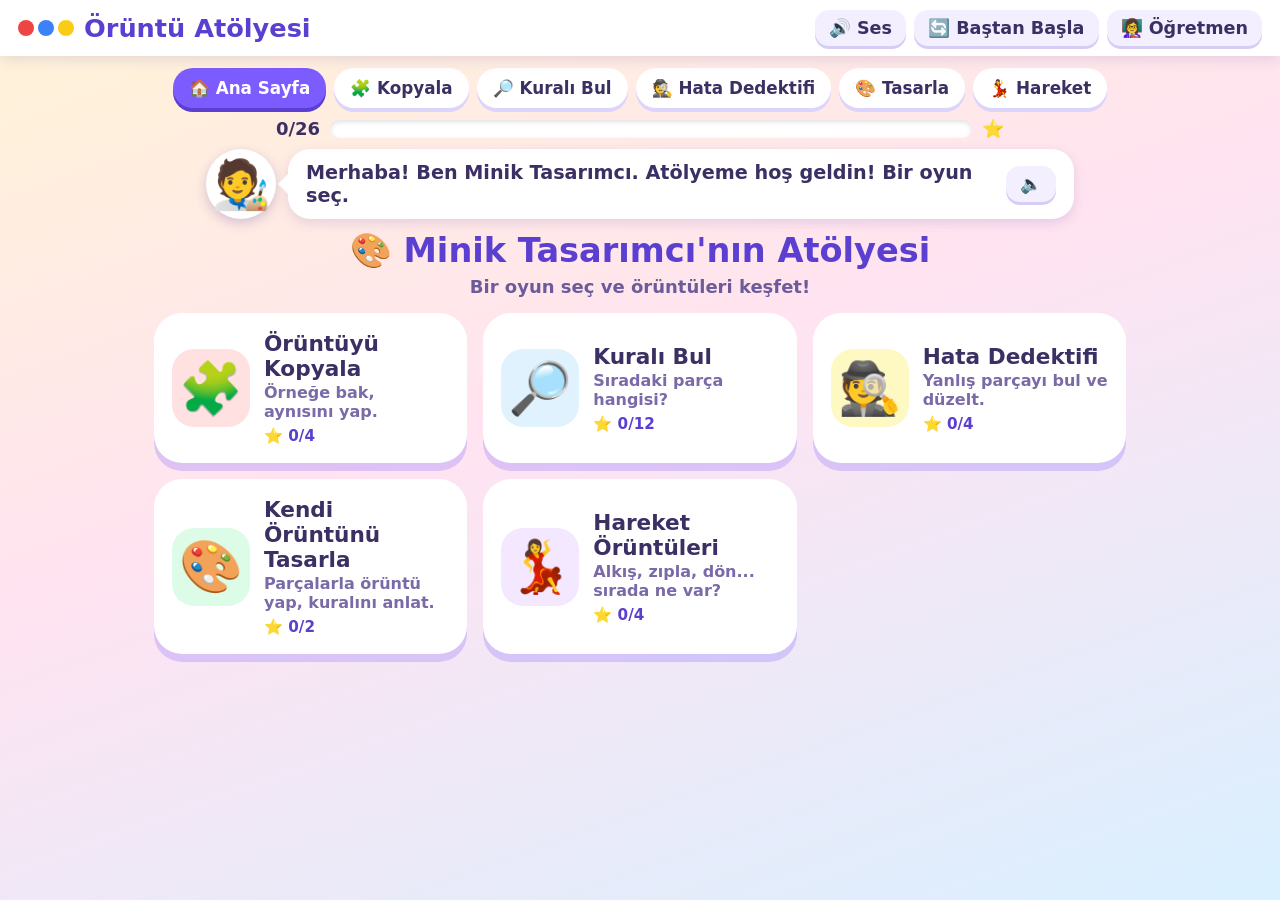
<file: index.html>
<!DOCTYPE html>
<html lang="tr">
<head>
<meta charset="UTF-8">
<meta name="viewport" content="width=device-width, initial-scale=1, maximum-scale=1, user-scalable=no">
<title>Örüntü Atölyesi</title>
<style>
:root{--ps:76px;--ink:#3b2f63;--pri:#7c5cff;--pri-d:#5a3fd1;--ok:#22c55e;--ok-d:#15803d;--warn:#fb923c;--soft:#f3efff}
*{box-sizing:border-box;-webkit-tap-highlight-color:transparent}
html,body{margin:0;min-height:100%}
body{font-family:"Nunito","Trebuchet MS","Segoe UI",system-ui,sans-serif;color:var(--ink);
  background:linear-gradient(160deg,#fff4d6 0%,#ffe3f1 45%,#d9f0ff 100%);min-height:100vh;
  -webkit-user-select:none;user-select:none;-webkit-touch-callout:none;font-size:18px}
button{font-family:inherit}
header{display:flex;align-items:center;justify-content:space-between;flex-wrap:wrap;gap:8px;padding:10px 18px;background:#fff;box-shadow:0 3px 14px rgba(80,60,160,.15);position:sticky;top:0;z-index:20}
.logo{display:flex;align-items:center;gap:10px;font-size:1.6rem;font-weight:900;color:var(--pri-d)}
.logo .dots{display:flex;gap:4px}
.logo .dots i{width:16px;height:16px;border-radius:50%;display:block}
.actions{display:flex;gap:8px;flex-wrap:wrap}
.mini{font-size:1.1rem;border:0;border-radius:14px;padding:8px 14px;background:var(--soft);color:var(--ink);font-weight:800;cursor:pointer;box-shadow:0 3px 0 #d6cdf7}
.mini:active{transform:translateY(2px);box-shadow:none}
.mini.arm{background:#ffe0b2;box-shadow:0 3px 0 #f7b267}
nav{display:flex;gap:8px;flex-wrap:wrap;justify-content:center;padding:12px 12px 4px}
.tab{border:0;border-radius:999px;padding:10px 16px;font-size:1.05rem;font-weight:800;background:#fff;color:var(--ink);cursor:pointer;box-shadow:0 4px 0 #ddd4fb}
.tab.on{background:var(--pri);color:#fff;box-shadow:0 4px 0 var(--pri-d)}
.tab .chk{color:#16a34a;margin-left:4px}
.tab.on .chk{color:#bbf7d0}
#prog{max-width:760px;margin:6px auto 0;padding:0 16px;display:flex;align-items:center;gap:10px;font-weight:800}
#prog .bar{flex:1;height:18px;background:#fff;border-radius:999px;overflow:hidden;box-shadow:inset 0 2px 5px rgba(0,0,0,.12)}
#prog .fill{height:100%;width:0;background:linear-gradient(90deg,#ffb703,#fb5607,#ff006e);border-radius:999px;transition:width .5s}
.mascot-bar{max-width:900px;margin:10px auto 0;padding:0 16px;display:flex;align-items:center;gap:12px}
.mascot{font-size:3rem;width:70px;height:70px;border-radius:50%;background:#fff;display:grid;place-items:center;box-shadow:0 4px 12px rgba(80,60,160,.25);flex:none}
.mascot.hop{animation:jump .6s}
.bubble{position:relative;background:#fff;border-radius:22px;padding:12px 18px;font-weight:800;font-size:1.2rem;flex:1;box-shadow:0 4px 12px rgba(80,60,160,.15);display:flex;align-items:center;justify-content:space-between;gap:10px;min-height:56px}
.bubble::before{content:"";position:absolute;left:-10px;top:50%;margin-top:-10px;border:10px solid transparent;border-left:0;border-right-color:#fff}
.bubble.good{background:#dcfce7;color:#166534}.bubble.good::before{border-right-color:#dcfce7}
.bubble.try{background:#ffedd5;color:#9a3412}.bubble.try::before{border-right-color:#ffedd5}
.bubble.hint{background:#fef9c3;color:#854d0e}.bubble.hint::before{border-right-color:#fef9c3}
main{max-width:1000px;margin:12px auto 40px;padding:0 14px}
.task{background:var(--pri);color:#fff;border-radius:20px;padding:12px 18px;font-weight:900;font-size:1.25rem;display:flex;justify-content:space-between;align-items:center;gap:10px;margin-bottom:12px;box-shadow:0 5px 0 var(--pri-d)}
.task .mini{background:#fff}
.panel{background:#fff;border-radius:26px;padding:14px 16px;margin-bottom:14px;box-shadow:0 6px 18px rgba(80,60,160,.15)}
.panel h3{margin:0 0 10px;font-size:1.15rem;color:#7a6aa8}
.row{display:flex;flex-wrap:wrap;gap:10px;justify-content:center;align-items:center;min-height:calc(var(--ps) + 10px)}
.piece{width:var(--ps);height:var(--ps);display:grid;place-items:center;flex:none;position:relative}
.piece svg{width:100%;height:100%;display:block;overflow:visible}
.piece .emo{font-size:calc(var(--ps) * .78);line-height:1}
.slot{width:calc(var(--ps) + 18px);height:calc(var(--ps) + 18px);border:4px dashed #b8a9ff;border-radius:20px;background:var(--soft);display:grid;place-items:center;flex:none;transition:background .15s}
.slot.filled{border-style:solid;border-color:#d9d0ff;background:#fff}
.slot.blank{font-size:2.4rem;color:#b8a9ff;font-weight:900}
.slot.blank.filled{font-size:inherit}
.slot.right{border-style:solid;border-color:var(--ok);background:#dcfce7}
.slot.wrong{border-style:solid;border-color:var(--warn);background:#ffedd5;animation:shake .5s}
.slot.sel{border-style:solid;border-color:#0ea5e9;background:#e0f2fe}
.slot.sel::after{content:"🔍";position:absolute;font-size:1.6rem;transform:translate(34px,-36px)}
.slot{position:relative}
.drag{touch-action:none;cursor:grab}
.drag:active{cursor:grabbing}
.dragging{opacity:.3}
.ghost{position:fixed;pointer-events:none;z-index:999;transform:translate(-50%,-50%) scale(1.15);filter:drop-shadow(0 10px 8px rgba(0,0,0,.3))}
.over{outline:5px solid var(--pri);outline-offset:2px;background:#ece6ff}
.glow{animation:glow 1s 3;border-radius:16px}
.unitA{background:#fff3b0;border-radius:16px}
.unitB{background:#c9f0ff;border-radius:16px}
.tried{opacity:.45}
.wrong{animation:shake .5s}
.playing{outline:5px solid #ffb703;border-radius:20px;background:#fff8dc;transform:scale(1.08)}
.btn{font:inherit;font-weight:900;font-size:1.2rem;padding:12px 24px;border-radius:999px;border:0;background:var(--pri);color:#fff;box-shadow:0 5px 0 var(--pri-d);cursor:pointer}
.btn:active{transform:translateY(3px);box-shadow:0 2px 0 var(--pri-d)}
.btn.ok{background:var(--ok);box-shadow:0 5px 0 var(--ok-d)}
.btn.yel{background:#facc15;color:#5b4300;box-shadow:0 5px 0 #ca9a04}
.btn.gray{background:#94a3b8;box-shadow:0 5px 0 #64748b}
.btn.red{background:#f97316;box-shadow:0 5px 0 #c2410c}
.btn[disabled]{opacity:.4;pointer-events:none}
.toolbar{display:flex;flex-wrap:wrap;gap:12px;justify-content:center;margin:8px 0 4px}
.chips{display:flex;gap:10px;justify-content:center;flex-wrap:wrap;margin-bottom:12px}
.chip{border:0;border-radius:999px;padding:10px 18px;font-weight:900;font-size:1.05rem;background:#fff;color:var(--ink);cursor:pointer;box-shadow:0 4px 0 #ddd4fb}
.chip.on{background:#ff6fb5;color:#fff;box-shadow:0 4px 0 #c2417f}
.home{display:grid;grid-template-columns:repeat(auto-fit,minmax(260px,1fr));gap:16px}
.hcard{border:0;text-align:left;background:#fff;border-radius:28px;padding:18px;cursor:pointer;box-shadow:0 8px 0 rgba(124,92,255,.25);display:flex;gap:14px;align-items:center;color:var(--ink)}
.hcard:active{transform:translateY(4px);box-shadow:0 4px 0 rgba(124,92,255,.25)}
.hcard .ic{font-size:3.2rem;width:78px;height:78px;border-radius:22px;display:grid;place-items:center;flex:none}
.hcard b{font-size:1.35rem;display:block}
.hcard small{display:block;font-size:1rem;color:#7a6aa8;font-weight:700;margin-top:2px}
.hcard .pg{margin-top:6px;font-weight:900;color:var(--pri-d);font-size:.95rem}
.welcome{text-align:center;margin-bottom:16px}
.welcome h1{margin:6px 0;font-size:2.1rem;color:var(--pri-d)}
.welcome p{margin:0;font-weight:700;color:#6b5b9a}
.pal .piece{--ps:60px}
.pal .row{gap:8px;min-height:70px}
.work{min-height:calc(var(--ps) + 36px);border:4px dashed #b8a9ff;border-radius:22px;background:var(--soft);display:flex;flex-wrap:wrap;gap:8px;justify-content:center;align-items:center;padding:10px}
.work .piece{padding:2px;border:3px solid transparent;border-radius:16px}
.work .piece.sel{border-color:#0ea5e9;background:#e0f2fe}
.work .ph{color:#a999e6;font-weight:800;font-size:1.2rem}
.trash{width:90px;height:70px;border:4px dashed #fca5a5;border-radius:18px;display:grid;place-items:center;font-size:2rem;background:#fff1f2}
.rules{display:grid;grid-template-columns:repeat(auto-fit,minmax(220px,1fr));gap:12px}
.rulecard{border:4px solid #d9d0ff;background:#fff;border-radius:22px;padding:12px;cursor:pointer;color:var(--ink);font-weight:900;font-size:1.05rem}
.rulecard:active{transform:scale(.97)}
.rulecard:hover{border-color:var(--pri)}
.mini-row{display:flex;gap:4px;justify-content:center;margin-bottom:8px;flex-wrap:wrap}
.mini-row .piece{--ps:36px}
.mvcard{--ps:112px;width:112px;height:112px;background:#fff;border:4px solid #e4dcff;border-radius:22px;display:flex;flex-direction:column;justify-content:center;align-items:center;gap:2px;cursor:pointer}
.mvcard .mvemoji{font-size:3rem;line-height:1.1}
.mvcard .mvname{font-size:1rem;font-weight:900}
.slot.mv{width:128px;height:128px}
.mvstage{text-align:center;margin-bottom:10px;background:#fef3c7;border-radius:22px;padding:10px}
.mvstage .mvemoji{font-size:5rem;display:inline-block;line-height:1.1}
.mvstage .lbl{font-weight:900;font-size:1.3rem}
.a-clap{animation:clap .9s}.a-jump{animation:jump .9s}.a-wave{animation:wave .9s}.a-spin{animation:spin .9s}.a-stomp{animation:stomp .9s}
.teacher table{width:100%;border-collapse:collapse;font-size:1rem}
.teacher th,.teacher td{padding:10px 8px;border-bottom:2px solid #eee8ff;text-align:center}
.teacher th:first-child,.teacher td:first-child{text-align:left;font-weight:900}
.teacher th{color:#7a6aa8;font-size:.95rem}
.pbar{height:12px;border-radius:99px;background:#eee8ff;overflow:hidden;min-width:70px}
.pbar i{display:block;height:100%;background:var(--ok)}
.note{font-size:.95rem;color:#7a6aa8;font-weight:700}
#overlay{position:fixed;inset:0;background:rgba(59,47,99,.55);display:none;place-items:center;z-index:100;padding:16px}
#overlay.on{display:grid}
.modal{background:#fff;border-radius:32px;padding:26px;max-width:480px;text-align:center;animation:pop .4s;box-shadow:0 14px 40px rgba(0,0,0,.35)}
.modal h2{margin:6px 0;font-size:2rem;color:var(--pri-d)}
.modal .big{font-size:4.5rem}
.modal .toolbar{margin-top:14px}
#fx{position:fixed;inset:0;pointer-events:none;z-index:90;overflow:hidden}
.conf{position:absolute;top:0;animation:fall 2.2s linear forwards}
@keyframes shake{0%,100%{transform:translateX(0)}20%{transform:translateX(-8px)}40%{transform:translateX(8px)}60%{transform:translateX(-6px)}80%{transform:translateX(6px)}}
@keyframes glow{0%,100%{box-shadow:0 0 0 0 rgba(255,190,0,.95)}50%{box-shadow:0 0 0 14px rgba(255,190,0,0)}}
@keyframes pop{0%{transform:scale(.6)}70%{transform:scale(1.08)}100%{transform:scale(1)}}
@keyframes fall{from{transform:translateY(-10vh) rotate(0)}to{transform:translateY(110vh) rotate(360deg)}}
@keyframes clap{0%,100%{transform:scale(1)}25%{transform:scale(1.4)}50%{transform:scale(.9)}75%{transform:scale(1.4)}}
@keyframes jump{0%,100%{transform:translateY(0)}40%,60%{transform:translateY(-34px)}}
@keyframes wave{0%,100%{transform:rotate(0)}25%{transform:rotate(25deg)}75%{transform:rotate(-25deg)}}
@keyframes spin{to{transform:rotate(360deg)}}
@keyframes stomp{0%,100%{transform:translateY(0)}30%{transform:translateY(-16px)}50%{transform:translateY(6px)}70%{transform:translateY(-10px)}}
@media (max-width:700px){:root{--ps:56px}body{font-size:16px}.mvcard{--ps:92px;width:92px;height:92px}.slot.mv{width:108px;height:108px}.mascot{width:56px;height:56px;font-size:2.3rem}.logo{font-size:1.25rem}}
@media (min-width:1100px){:root{--ps:84px}}
</style>
</head>
<body>
<header>
  <div class="logo"><span class="dots"><i style="background:#ef4444"></i><i style="background:#3b82f6"></i><i style="background:#facc15"></i></span>Örüntü Atölyesi</div>
  <div class="actions">
    <button class="mini" id="soundBtn" title="Ses">🔊 Ses</button>
    <button class="mini" id="restartBtn" title="Baştan başla">🔄 Baştan Başla</button>
    <button class="mini" id="teacherBtn" title="Öğretmen paneli">👩‍🏫 Öğretmen</button>
  </div>
</header>
<nav id="nav"></nav>
<div id="prog"><span id="progText">0/0</span><div class="bar"><div class="fill" id="progFill"></div></div><span>⭐</span></div>
<div class="mascot-bar">
  <div class="mascot" id="mascot">🧑‍🎨</div>
  <div class="bubble" id="bubble"><span id="bubbleText">Merhaba! Ben Minik Tasarımcı. Atölyeme hoş geldin!</span><button class="mini" id="speakBtn" title="Dinle">🔈</button></div>
</div>
<main id="stage"></main>
<div id="overlay"></div>
<div id="fx"></div>

<script>
(function(){
'use strict';
/* ---------- Yardımcılar ---------- */
const $=(s,r)=>(r||document).querySelector(s);
const rnd=n=>Math.floor(Math.random()*n);
const pick=a=>a[rnd(a.length)];
function shuffle(a){a=a.slice();for(let i=a.length-1;i>0;i--){const j=rnd(i+1);const t=a[i];a[i]=a[j];a[j]=t;}return a;}
function el(tag,cls,kids){const e=document.createElement(tag);if(cls)e.className=cls;(kids||[]).forEach(k=>{if(k!=null)e.append(k);});return e;}
function btn(label,cls,fn){const b=el('button','btn '+(cls||''),[label]);b.type='button';b.onclick=fn;return b;}

/* ---------- Parça verileri ---------- */
const COLORS={red:'#ef4444',blue:'#3b82f6',yellow:'#facc15',green:'#22c55e',purple:'#a855f7',orange:'#fb923c'};
const COLS=Object.keys(COLORS);
const SHAPES=['circle','triangle','square','star','heart'];
const SIZES={S:.55,M:.78,L:1};
const SIZELIST=['S','M','L'];
const ANIMALS=['🐱','🐶','🐰','🐸','🐻','🐤'];
const ATTRS=['color','shape','size','symbol'];
const MV={clap:{e:'👏',n:'Alkış',a:'a-clap'},jump:{e:'🦘',n:'Zıpla',a:'a-jump'},wave:{e:'👋',n:'El salla',a:'a-wave'},spin:{e:'🌀',n:'Dön',a:'a-spin'},stomp:{e:'🦶',n:'Ayak vur',a:'a-stomp'}};
const mk=(shape,color,size)=>({shape,color,size:size||'L'});
function pk(p){return p.animal?'a'+p.animal:p.mv?'m'+p.mv:p.shape+'|'+p.color+'|'+p.size;}
function uniq(list){const seen={};return list.filter(p=>{const k=pk(p);if(seen[k])return false;seen[k]=1;return true;});}
function svgOf(p){
  const s=SIZES[p.size||'L'],c=COLORS[p.color];let body='';
  switch(p.shape){
    case 'circle':body='<circle cx="50" cy="50" r="42"/>';break;
    case 'triangle':body='<polygon points="50,8 94,88 6,88" stroke-linejoin="round"/>';break;
    case 'square':body='<rect x="12" y="12" width="76" height="76" rx="9"/>';break;
    case 'star':body='<polygon points="50,5 62,37 96,38 69,59 79,92 50,73 21,92 31,59 4,38 38,37" stroke-linejoin="round"/>';break;
    default:body='<path d="M50 90 C8 58 6 28 28 18 C40 13 50 22 50 30 C50 22 60 13 72 18 C94 28 92 58 50 90Z"/>';
  }
  return '<svg viewBox="0 0 100 100" aria-hidden="true"><g transform="translate(50 50) scale('+s+') translate(-50 -50)" fill="'+c+'" stroke="#2e2557" stroke-width="4">'+body+'</g></svg>';
}
const CNAME={red:'kırmızı',blue:'mavi',yellow:'sarı',green:'yeşil',purple:'mor',orange:'turuncu'};
const SNAME={circle:'daire',triangle:'üçgen',square:'kare',star:'yıldız',heart:'kalp'};
function descr(p){if(p.animal)return 'hayvan';if(p.mv)return MV[p.mv].n;return CNAME[p.color]+' '+SNAME[p.shape];}
function pieceEl(p){
  if(p.mv){const m=MV[p.mv];const d=el('div','piece mvcard',[el('div','mvemoji',[m.e]),el('div','mvname',[m.n])]);d.dataset.key=pk(p);return d;}
  const d=el('div','piece');d.dataset.key=pk(p);d.title=descr(p);
  if(p.animal)d.append(el('span','emo',[p.animal]));else d.innerHTML=svgOf(p);
  return d;
}

/* ---------- Örüntü üretimi ---------- */
function attrPool(attr,base){
  switch(attr){
    case 'color':return COLS.map(c=>mk(base.shape,c,'L'));
    case 'shape':return SHAPES.map(s=>mk(s,base.color,'L'));
    case 'size':return SIZELIST.map(z=>mk(base.shape,base.color,z));
    case 'symbol':return ANIMALS.map(a=>({animal:a}));
    default:{const ss=shuffle(SHAPES),cs=shuffle(COLS);return ss.map((s,i)=>mk(s,cs[i],'L'));}
  }
}
function makeUnit(form,attr){
  const base={shape:pick(SHAPES),color:pick(COLS)};
  const pool=shuffle(attrPool(attr,base));
  const letters=Array.from(new Set(form.split('')));
  const tokens={};letters.forEach((l,i)=>{tokens[l]=pool[i];});
  return {form,attr,pool,tokens,unit:form.split('').map(c=>tokens[c]),extras:pool.slice(letters.length)};
}
function seqOf(unit,n){return Array.from({length:n},(_,i)=>unit[i%unit.length]);}

/* ---------- Saf mantık (kontrol fonksiyonları) ---------- */
function evalCopy(seq,slots){
  const wrong=[];let full=true;
  for(let i=0;i<seq.length;i++){
    if(!slots[i]){full=false;continue;}
    if(pk(slots[i])!==pk(seq[i]))wrong.push(i);
  }
  return {full:full,wrong:wrong,ok:full&&wrong.length===0};
}
function evalReplace(expected,wrongIdx,i,piece){
  if(i!==wrongIdx)return 'notError';
  return pk(piece)===pk(expected[i])?'ok':'wrongPiece';
}
/* Çocuğun oluşturduğu dizinin gerçek kuralını bulur. keys: parça anahtarları */
function analyze(keys){
  const n=keys.length;
  if(n<4)return {status:'short'};
  let p=0;
  for(let L=1;L<=Math.floor(n/2);L++){
    let ok=true;for(let i=0;i<n;i++){if(keys[i]!==keys[i%L]){ok=false;break;}}
    if(ok){p=L;break;}
  }
  if(!p)return {status:'none'};
  if(p===1)return {status:'same'};
  const unit=keys.slice(0,p);const dist=new Set(unit).size;
  if(p===2)return {status:'valid',type:'two',unitLen:2};
  if(p===3&&dist===3)return {status:'valid',type:'three',unitLen:3};
  let adj=false;for(let i=0;i<p;i++){if(unit[i]===unit[(i+1)%p])adj=true;}
  if(p<=4&&adj)return {status:'valid',type:'double',unitLen:p};
  return {status:'other',unitLen:p};
}

/* ---------- Durum, kayıt ---------- */
const MAXP={copy:4,rule_easy:4,rule_mid:4,rule_hard:4,error:4,design:2,move:4};
const TOTAL=Object.keys(MAXP).reduce((a,k)=>a+MAXP[k],0);
let prog={copy:0,rule_easy:0,rule_mid:0,rule_hard:0,error:0,design:0,move:0};
const freshStats=()=>({copy:{done:0,first:0,wrong:0,hints:0},rule:{done:0,first:0,wrong:0,hints:0,easy:0,mid:0,hard:0},error:{done:0,first:0,wrong:0,hints:0},design:{made:0,checks:0,hints:0},explain:{ok:0,wrong:0},move:{done:0,first:0,wrong:0,hints:0}});
let stats=freshStats();
const S={mode:'home',level:'easy',off:0};
let cur=null,playTok=0,soundOn=true,audio=null;
function load(){try{const s=JSON.parse(localStorage.getItem('oruntu_atolyesi_v1')||'null');if(s){Object.assign(prog,s.prog||{});const f=freshStats();Object.keys(f).forEach(k=>{f[k]=Object.assign(f[k],(s.stats||{})[k]||{});});stats=f;}}catch(e){}}
function save(){try{localStorage.setItem('oruntu_atolyesi_v1',JSON.stringify({prog:prog,stats:stats}));}catch(e){}}
function stage(){return $('#stage');}
function totalDone(){return Object.keys(MAXP).reduce((a,k)=>a+Math.min(prog[k],MAXP[k]),0);}
function updateProg(){const d=totalDone();$('#progText').textContent=d+'/'+TOTAL;$('#progFill').style.width=(100*d/TOTAL)+'%';}

/* ---------- Ses ve konuşma ---------- */
function speak(t){if(!soundOn||!('speechSynthesis' in window))return;try{window.speechSynthesis.cancel();const u=new SpeechSynthesisUtterance(t);u.lang='tr-TR';u.rate=.9;u.pitch=1.1;window.speechSynthesis.speak(u);}catch(e){}}
function sfx(good){
  if(!soundOn)return;
  try{
    audio=audio||new (window.AudioContext||window.webkitAudioContext)();
    const seq=good?[523,659,784]:[300,250];
    seq.forEach((f,i)=>{const o=audio.createOscillator(),g=audio.createGain();o.type='triangle';o.frequency.value=f;g.gain.value=.12;o.connect(g);g.connect(audio.destination);const t=audio.currentTime+i*.12;o.start(t);g.gain.exponentialRampToValueAtTime(.001,t+.18);o.stop(t+.2);});
  }catch(e){}
}
const PRAISE=['Harika! Çok güzel yaptın!','Süper! Aferin sana!','Bravo! Örüntüyü buldun!','Muhteşem bir iş çıkardın!'];
const TRYMSG=['Bir daha bakalım! Sıralamaya dikkat et.','Olmadı, sorun değil. Tekrar dene!','Neredeyse! Parçalara yeniden bak.'];
function say(msg,kind,noSpeak){
  const b=$('#bubble');b.className='bubble '+(kind||'info');$('#bubbleText').textContent=msg;
  const m=$('#mascot');m.classList.remove('hop');void m.offsetWidth;if(kind==='good')m.classList.add('hop');
  if(!noSpeak)speak(msg);
}
function confetti(){
  const f=$('#fx'),em=['⭐','🎉','✨','🌟','🎈'];
  for(let i=0;i<26;i++){const s=el('span','conf',[pick(em)]);s.style.left=(Math.random()*100)+'vw';s.style.animationDelay=(Math.random()*.5)+'s';s.style.fontSize=(18+rnd(22))+'px';f.append(s);setTimeout(()=>s.remove(),2900);}
}
function flash(nodes){nodes.forEach(n=>{if(!n)return;n.classList.remove('glow');void n.offsetWidth;n.classList.add('glow');setTimeout(()=>n.classList.remove('glow'),3200);});}
function taskBar(t){const d=el('div','task',[el('span','',[t])]);const b=el('button','mini',['🔈']);b.type='button';b.title='Dinle';b.onclick=()=>speak(t);d.append(b);return d;}

/* ---------- Sürükle-bırak (fare + dokunmatik, Pointer Events) ---------- */
let D=null;
function clearGhosts(){document.querySelectorAll('.ghost').forEach(g=>g.remove());document.querySelectorAll('.over').forEach(n=>n.classList.remove('over'));}
document.addEventListener('pointerdown',function(e){
  if(e.button>0)return;
  const t=e.target.closest&&e.target.closest('.drag');
  if(!t)return;
  clearGhosts();
  D={el:t,sx:e.clientX,sy:e.clientY,ghost:null,moved:false};
});
document.addEventListener('pointermove',function(e){
  if(!D)return;
  if(!D.moved){
    if(Math.hypot(e.clientX-D.sx,e.clientY-D.sy)<8)return;
    D.moved=true;
    const r=D.el.getBoundingClientRect();
    const g=D.el.cloneNode(true);g.classList.add('ghost');g.classList.remove('drag','dragging','sel','glow');
    g.style.width=r.width+'px';g.style.height=r.height+'px';
    document.body.append(g);D.ghost=g;D.el.classList.add('dragging');
  }
  D.ghost.style.left=e.clientX+'px';D.ghost.style.top=e.clientY+'px';
  document.querySelectorAll('.over').forEach(n=>n.classList.remove('over'));
  const t=document.elementFromPoint(e.clientX,e.clientY);
  const z=t&&t.closest('.drop');if(z&&z._drop)z.classList.add('over');
  e.preventDefault();
},{passive:false});
function endDrag(e,cancel){
  if(!D)return;const d=D;D=null;
  document.querySelectorAll('.over').forEach(n=>n.classList.remove('over'));
  if(d.ghost)d.ghost.remove();
  d.el.classList.remove('dragging');
  if(cancel)return;
  if(!d.moved){if(d.el._tap)d.el._tap(d.el._payload,d.el);return;}
  const t=document.elementFromPoint(e.clientX,e.clientY);
  const z=t&&t.closest('.drop');
  if(z&&z._drop)z._drop(d.el._payload,e,d.el);
}
document.addEventListener('pointerup',e=>endDrag(e,false));
document.addEventListener('pointercancel',e=>endDrag(e,true));
window.addEventListener('blur',()=>{if(D){endDrag({clientX:0,clientY:0},true);}clearGhosts();});
document.addEventListener('contextmenu',e=>{if(e.target.closest&&e.target.closest('.drag'))e.preventDefault();});

/* ---------- Gezinme ---------- */
const MODES=[['home','🏠 Ana Sayfa'],['copy','🧩 Kopyala'],['rule','🔎 Kuralı Bul'],['error','🕵️ Hata Dedektifi'],['design','🎨 Tasarla'],['move','💃 Hareket']];
function modeDone(m){
  if(m==='rule')return prog.rule_easy>=MAXP.rule_easy&&prog.rule_mid>=MAXP.rule_mid&&prog.rule_hard>=MAXP.rule_hard;
  return m!=='home'&&prog[m]>=MAXP[m];
}
function renderNav(){
  const nav=$('#nav');nav.innerHTML='';
  MODES.forEach(m=>{const b=el('button','tab'+(S.mode===m[0]?' on':''),[m[1]]);b.type='button';if(modeDone(m[0]))b.append(el('span','chk',['✓']));b.onclick=()=>go(m[0]);nav.append(b);});
  updateProg();
}
function go(m){
  playTok++;D=null;clearGhosts();S.mode=m;cur=null;S.off=rnd(4);
  $('#overlay').classList.remove('on');
  renderNav();
  if(m==='home')renderHome();else if(m==='teacher')renderTeacher();else startMode(m);
  window.scrollTo(0,0);
}
function startMode(m){({copy:newCopy,rule:newRule,error:newError,design:newDesign,move:newMove})[m]();}
function nextBtn(){
  const k=cur.key;const fin=prog[k]>=MAXP[k];
  return btn(fin?'Bitir 🏆':'Sıradaki ▶','ok',()=>{if(fin)showFinish(k);else startMode(cur.mode);});
}
function winRound(stat,msg){
  cur.done=true;const st=stats[stat];st.done++;if(cur.first)st.first++;
  if(stat==='rule')st[S.level]++;
  if(prog[cur.key]<MAXP[cur.key])prog[cur.key]++;
  save();renderNav();say(msg||pick(PRAISE),'good');sfx(true);confetti();cur.render();
}
function showFinish(k){
  const o=$('#overlay');o.innerHTML='';
  const m=el('div','modal',[el('div','big',['🏆']),el('h2','',['Tebrikler!']),el('div','',['Bu bölümdeki tüm görevleri tamamladın!'])]);
  const tb=el('div','toolbar');
  if(k.indexOf('rule_')===0&&S.level!=='hard'){tb.append(btn('Sonraki Seviye ▶','ok',()=>{S.level=S.level==='easy'?'mid':'hard';o.classList.remove('on');startMode('rule');}));}
  tb.append(btn('Tekrar Oyna 🔁','yel',()=>{prog[k]=0;save();renderNav();o.classList.remove('on');startMode(k.indexOf('rule_')===0?'rule':k);}));
  tb.append(btn('Ana Sayfa 🏠','',()=>go('home')));
  m.append(tb);o.append(m);o.classList.add('on');confetti();sfx(true);speak('Tebrikler! Tüm görevleri tamamladın!');
}

/* ---------- Ana sayfa ---------- */
function renderHome(){
  const st=stage();st.innerHTML='';
  st.append(el('div','welcome',[el('h1','',['🎨 Minik Tasarımcı\'nın Atölyesi']),el('p','',['Bir oyun seç ve örüntüleri keşfet!'])]));
  const g=el('div','home');
  const cards=[
    ['copy','🧩','#ffe1e1','Örüntüyü Kopyala','Örneğe bak, aynısını yap.',prog.copy+'/'+MAXP.copy],
    ['rule','🔎','#e0f2fe','Kuralı Bul','Sıradaki parça hangisi?',(prog.rule_easy+prog.rule_mid+prog.rule_hard)+'/'+(MAXP.rule_easy*3)],
    ['error','🕵️','#fef9c3','Hata Dedektifi','Yanlış parçayı bul ve düzelt.',prog.error+'/'+MAXP.error],
    ['design','🎨','#dcfce7','Kendi Örüntünü Tasarla','Parçalarla örüntü yap, kuralını anlat.',prog.design+'/'+MAXP.design],
    ['move','💃','#f3e8ff','Hareket Örüntüleri','Alkış, zıpla, dön... sırada ne var?',prog.move+'/'+MAXP.move]
  ];
  cards.forEach(c=>{
    const b=el('button','hcard');b.type='button';
    const ic=el('div','ic',[c[1]]);ic.style.background=c[2];
    b.append(ic,el('div','',[el('b','',[c[3]]),el('small','',[c[4]]),el('div','pg',['⭐ '+c[5]])]));
    b.onclick=()=>go(c[0]);g.append(b);
  });
  st.append(g);
  say('Merhaba! Ben Minik Tasarımcı. Atölyeme hoş geldin! Bir oyun seç.','info',true);
}

/* ---------- Mod 1: Örüntüyü Kopyala ---------- */
function newCopy(){
  const r=Math.min(prog.copy,MAXP.copy-1);
  const attrs=[['mixed'],['color','shape','size'],['color','shape','symbol'],['color','shape','symbol','mixed']][r];
  const cfg=[{form:'AB',len:4},{form:'AB',len:6},{form:'AAB',len:6},{form:'ABC',len:6}][r];
  const u=makeUnit(cfg.form,pick(attrs));
  cur={mode:'copy',key:'copy',seq:seqOf(u.unit,cfg.len),unitLen:u.unit.length,palette:shuffle(uniq(u.unit)),slots:Array(cfg.len).fill(null),wrongs:[],done:false,first:true,hintI:0,render:renderCopy};
  renderCopy();
  say('Örneğe bak ve aynısını yap!','info',true);
}
function copyChanged(){cur.wrongs=[];renderCopy();if(!cur.slots.includes(null))checkCopy(true);}
function putCopy(i,p){if(cur.done)return;cur.slots[i]=p;copyChanged();}
function dropCopy(i,pl){
  if(cur.done)return;
  if(pl.from==='palette'){cur.slots[i]=pl.piece;}
  else{const t=cur.slots[i];cur.slots[i]=pl.piece;cur.slots[pl.i]=t;}
  copyChanged();
}
function checkCopy(auto){
  if(cur.done)return;
  const r=evalCopy(cur.seq,cur.slots);
  if(!r.full){say('Bazı yerler boş. Parçaları örnekteki gibi diz!','hint');return;}
  if(r.ok){winRound('copy','Örüntü tamamlandı! Tam örnekteki gibi oldu. Aferin!');return;}
  cur.first=false;stats.copy.wrong++;cur.wrongs=r.wrong;save();sfx(false);
  say('Neredeyse! Turuncu yerlere tekrar bak ve sıralamayı kontrol et.','try');renderCopy();
}
function renderCopy(){
  const st=stage();st.innerHTML='';
  st.append(taskBar('Örneğe bak! Aynı parçaları aynı sırayla aşağıya sürükle.'));
  const ex=el('div','panel',[el('h3','',['👀 Örnek'])]);
  const r1=el('div','row exrow');cur.seq.forEach(p=>{const e=pieceEl(p);e.classList.add('excell');r1.append(e);});ex.append(r1);st.append(ex);
  const ws=el('div','panel',[el('h3','',['✋ Çalışma alanın'])]);
  const r2=el('div','row');
  cur.slots.forEach((p,i)=>{
    const s=el('div','slot drop'+(p?' filled':''));s.dataset.i=i;
    if(cur.done)s.classList.add('right');else if(cur.wrongs.includes(i))s.classList.add('wrong');
    if(p){const pe=pieceEl(p);if(!cur.done){pe.classList.add('drag');pe._payload={from:'slot',i:i,piece:p};pe._tap=()=>{cur.slots[i]=null;cur.wrongs=[];renderCopy();};}s.append(pe);}
    s._drop=pl=>dropCopy(i,pl);r2.append(s);
  });
  ws.append(r2);st.append(ws);
  const pal=el('div','panel drop palette',[el('h3','',['🎨 Parçalar (sürükle ya da dokun)'])]);
  const r3=el('div','row');
  cur.palette.forEach(p=>{
    const pe=pieceEl(p);if(!cur.done){pe.classList.add('drag');pe._payload={from:'palette',piece:p};
      pe._tap=()=>{const k=cur.slots.indexOf(null);if(k<0){say('Bütün yerler dolu. Bir parçayı çıkarabilirsin.','hint');return;}putCopy(k,p);};}
    r3.append(pe);
  });
  pal.append(r3);pal._drop=pl=>{if(pl.from==='slot'&&!cur.done){cur.slots[pl.i]=null;cur.wrongs=[];renderCopy();}};st.append(pal);
  const tb=el('div','toolbar');
  if(cur.done)tb.append(nextBtn());
  else{tb.append(btn('Kontrol Et ✔','ok',()=>checkCopy(false)),btn('Temizle ↺','gray',()=>{cur.slots=cur.slots.map(()=>null);cur.wrongs=[];renderCopy();}),btn('İpucu 💡','yel',hintCopy));}
  st.append(tb);
}
function hintCopy(){
  if(cur.done)return;stats.copy.hints++;save();
  const k=Math.min(cur.hintI++,2);
  const cells=document.querySelectorAll('.excell');
  if(k===0){say('Sıralamaya dikkat et.','hint');flash([cells[0]]);}
  else if(k===1){say('Hangi parçalar tekrar ediyor?','hint');flash(Array.prototype.slice.call(cells,0,cur.unitLen));}
  else{
    let idx=0;for(;idx<cur.seq.length;idx++){if(!cur.slots[idx]||pk(cur.slots[idx])!==pk(cur.seq[idx]))break;}
    if(idx>=cur.seq.length)idx=0;
    say('Sıradaki yere hangi parça gelmeli?','hint');
    flash([cells[idx]].concat(Array.prototype.filter.call(document.querySelectorAll('.palette .piece'),n=>n.dataset.key===pk(cur.seq[idx]))));
  }
}

/* ---------- Mod 2 ve 5: Sırayı tamamla (Kuralı Bul / Hareket) ---------- */
function startComplete(cfg){cur=Object.assign({filled:Array(cfg.nBlank).fill(null),tried:{},done:false,first:true,hintI:0,render:renderComplete},cfg);renderComplete();}
function newRule(){
  const lv=S.level,key='rule_'+lv;const r=Math.min(prog[key],MAXP[key]-1);
  const form={easy:'AB',mid:'AAB',hard:'ABC'}[lv];
  const u=makeUnit(form,ATTRS[(r+S.off)%4]);
  const L=u.unit.length,nShown=2*L+rnd(L);
  const seq=seqOf(u.unit,nShown+1),ans=seq[nShown];
  const opts=[ans].concat(uniq(u.unit).filter(p=>pk(p)!==pk(ans)));
  u.extras.forEach(p=>{if(opts.length<3)opts.push(p);});
  startComplete({mode:'rule',key:key,stat:'rule',cells:seq,nShown:nShown,nBlank:1,options:shuffle(opts),unitLen:L,task:'Sıradaki parça hangisi? Doğru parçayı boşluğa sürükle!'});
  say('Örüntüde hangi parçalar tekrar ediyor?','info',true);
}
const MOVE_R=[
  {unit:['clap','jump'],shown:5,blanks:1},
  {unit:['wave','spin'],shown:4,blanks:1},
  {unit:['clap','clap','jump'],shown:5,blanks:1},
  {unit:['clap','jump','spin'],shown:4,blanks:2}
];
function newMove(){
  const c=MOVE_R[Math.min(prog.move,MAXP.move-1)];
  const unit=c.unit.map(id=>({mv:id}));
  const seq=seqOf(unit,c.shown+c.blanks);
  const ids=Array.from(new Set(c.unit));
  const extra=shuffle(Object.keys(MV).filter(k=>ids.indexOf(k)<0))[0];
  const opts=shuffle(ids.concat([extra]).map(id=>({mv:id})));
  startComplete({mode:'move',key:'move',stat:'move',cells:seq,nShown:c.shown,nBlank:c.blanks,options:opts,unitLen:unit.length,task:c.blanks>1?'Hareketleri izle ve boş yerleri sırayla doldur!':'Hareketleri izle. Sıradaki hareket hangisi?'});
  say('Önce "Oynat" düğmesine bas ve hareketleri izle!','info',true);
}
function fillBlank(j,piece){
  if(cur.done||cur.filled[j])return;
  const exp=cur.cells[cur.nShown+j];
  if(pk(piece)===pk(exp)){
    cur.filled[j]=piece;cur.tried={};sfx(true);
    if(cur.filled.every(Boolean))winRound(cur.stat,pick(PRAISE));
    else{say('Doğru! Şimdi sıradakini seç.','good');renderComplete();if(piece.mv)animate($('#stage .slot.right'),piece.mv);}
  }else{
    cur.first=false;stats[cur.stat].wrong++;save();cur.tried[pk(piece)]=1;cur.lastTried=pk(piece);cur.shakeBlank=j;
    sfx(false);say(pick(TRYMSG),'try');renderComplete();
    setTimeout(()=>{if(cur){cur.shakeBlank=null;document.querySelectorAll('#stage .wrong').forEach(n=>n.classList.remove('wrong'));}},700);
  }
}
function renderComplete(){
  const st=stage();st.innerHTML='';
  if(cur.mode==='rule'){
    const chips=el('div','chips');
    [['easy','Kolay (AB)'],['mid','Orta (AAB)'],['hard','Zor (ABC)']].forEach(l=>{
      const c=el('button','chip'+(S.level===l[0]?' on':''),[l[1]+' '+Math.min(prog['rule_'+l[0]],4)+'/4']);c.type='button';
      c.onclick=()=>{S.level=l[0];newRule();};chips.append(c);});
    st.append(chips);
  }
  st.append(taskBar(cur.task));
  const mv=cur.mode==='move';
  const pn=el('div','panel');
  if(mv){const s=el('div','mvstage',[el('div','mvemoji',['🧑‍🎨']),el('div','lbl',['Hazır mısın?'])]);s.id='mvstage';pn.append(s);}
  pn.append(el('h3','',[mv?'👀 Hareket sırası':'👀 Örüntü']));
  const row=el('div','row seq');
  cur.cells.forEach((pc,i)=>{
    if(i<cur.nShown){
      const c=pieceEl(pc);c.classList.add('cell');c.dataset.i=i;if(mv)c.onclick=()=>animate(c,pc.mv);row.append(c);
    }else{
      const j=i-cur.nShown;const f=cur.filled[j];
      const s=el('div','slot blank drop'+(mv?' mv':'')+(f?' filled right':''),[f?pieceEl(f):'?']);
      if(cur.shakeBlank===j)s.classList.add('wrong');
      s._drop=pl=>fillBlank(j,pl.piece);row.append(s);
    }
  });
  pn.append(row);st.append(pn);
  const op=el('div','panel',[el('h3','',['🎨 Seçenekler (sürükle ya da dokun)'])]);
  const r2=el('div','row opts');
  cur.options.forEach(p=>{
    const pe=pieceEl(p);if(cur.tried[pk(p)])pe.classList.add('tried');if(cur.lastTried===pk(p)&&cur.shakeBlank!=null)pe.classList.add('wrong');
    if(!cur.done){pe.classList.add('drag');pe._payload={from:'option',piece:p};pe._tap=()=>{const k=cur.filled.indexOf(null);if(k>=0)fillBlank(k,p);};}
    r2.append(pe);
  });
  op.append(r2);st.append(op);
  const tb=el('div','toolbar');
  if(mv)tb.append(btn('▶ Oynat','red',playSeq));
  if(cur.done)tb.append(nextBtn());else tb.append(btn('İpucu 💡','yel',hintComplete));
  st.append(tb);
}
function hintComplete(){
  if(cur.done)return;stats[cur.stat].hints++;save();
  const k=Math.min(cur.hintI++,3);const cells=document.querySelectorAll('#stage .seq .cell');
  const j=Math.max(0,cur.filled.indexOf(null));
  if(k===0){say('Hangi parçalar tekrar ediyor?','hint');flash(Array.prototype.slice.call(cells,0,cur.unitLen));}
  else if(k===1){say('Sıralamaya dikkat et.','hint');cells.forEach((c,i)=>c.classList.add(Math.floor(i/cur.unitLen)%2?'unitB':'unitA'));}
  else if(k===2){say('Bir sonraki parça hangisi olabilir?','hint');flash([cells[cur.nShown+j-cur.unitLen]]);}
  else{const exp=cur.cells[cur.nShown+j];say('Şu parça olabilir mi? Dene!','hint');flash(Array.prototype.filter.call(document.querySelectorAll('#stage .opts .piece'),n=>n.dataset.key===pk(exp)));}
}
function animate(node,id){
  if(!node||!id)return;
  const target=node.querySelector('.mvemoji')||node;
  Object.keys(MV).forEach(k=>target.classList.remove(MV[k].a));
  void target.offsetWidth;target.classList.add(MV[id].a);
  setTimeout(()=>target.classList.remove(MV[id].a),950);
}
function playSeq(){
  const tok=++playTok;const cells=document.querySelectorAll('#stage .seq .cell');
  const big=$('#mvstage .mvemoji'),lbl=$('#mvstage .lbl');
  cells.forEach(c=>c.classList.remove('playing'));
  cur.cells.slice(0,cur.nShown).forEach((p,i)=>{
    setTimeout(()=>{
      if(tok!==playTok||!big||!big.isConnected)return;
      cells.forEach(c=>c.classList.remove('playing'));cells[i].classList.add('playing');
      big.textContent=MV[p.mv].e;lbl.textContent=MV[p.mv].n;animate(big.parentNode,p.mv);animate(cells[i],p.mv);
    },i*1000);
  });
  setTimeout(()=>{if(tok!==playTok)return;cells.forEach(c=>c.classList.remove('playing'));if(lbl&&lbl.isConnected){lbl.textContent='Sıradaki hareket ne olabilir?';big.textContent='🤔';}},cur.nShown*1000);
}

/* ---------- Mod 3: Hata Dedektifi ---------- */
function newError(){
  const r=Math.min(prog.error,MAXP.error-1);
  const cfg=[{form:'AB',len:6,attrs:['color']},{form:'AB',len:6,attrs:['shape','size']},{form:'AAB',len:7,attrs:['color','symbol']},{form:'ABC',len:8,attrs:['shape','symbol','color']}][r];
  const u=makeUnit(cfg.form,pick(cfg.attrs));
  const L=u.unit.length;const expected=seqOf(u.unit,cfg.len);
  const wi=L+rnd(cfg.len-L);
  const exp=expected[wi];
  const inUnit={};u.unit.forEach(p=>{inUnit[pk(p)]=1;});
  const outs=u.pool.filter(p=>pk(p)!==pk(exp)&&!inUnit[pk(p)]);
  const ins=u.pool.filter(p=>pk(p)!==pk(exp)&&inUnit[pk(p)]);
  const wrongPiece=outs.length?pick(outs):pick(ins);
  const shown=expected.slice();shown[wi]=wrongPiece;
  cur={mode:'error',key:'error',expected:expected,shown:shown,wrongIdx:wi,unitLen:L,palette:shuffle(uniq(u.unit.concat([wrongPiece]))),sel:null,shake:null,done:false,first:true,hintI:0,render:renderError};
  renderError();
  say('Bir parça örüntüye uymuyor. Onu bulabilir misin?','info',true);
}
function selectCell(i){
  if(cur.done)return;
  if(i!==cur.wrongIdx){
    cur.first=false;stats.error.wrong++;save();cur.sel=null;cur.shake=i;sfx(false);
    say('Bu parça kurala uyuyor. Başka bir parçaya bak!','try');renderError();cur.shake=null;
  }else{cur.sel=i;say('Buldun! Bu parça diğerlerinden farklı. Şimdi doğru parçayı seç.','good');renderError();}
}
function tryReplace(i,piece){
  if(cur.done)return;
  const r=evalReplace(cur.expected,cur.wrongIdx,i,piece);
  if(r==='ok'){cur.shown[i]=piece;cur.sel=null;winRound('error','Hatayı düzelttin! Örüntü artık tamam. Harika dedektif!');}
  else if(r==='notError'){selectCell(i);}
  else{cur.first=false;stats.error.wrong++;save();sfx(false);say('Bu parça tam uymadı. Kuralı düşün ve tekrar dene!','try');}
}
function renderError(){
  const st=stage();st.innerHTML='';
  st.append(taskBar('Yanlış parçayı bul ve doğru parçayla değiştir!'));
  const pn=el('div','panel',[el('h3','',['🔍 Örüntüyü incele'])]);
  const row=el('div','row seq');
  cur.shown.forEach((p,i)=>{
    const s=el('div','slot drop cell filled'+(cur.sel===i?' sel':'')+(cur.done&&i===cur.wrongIdx?' right':'')+(cur.shake===i?' wrong':''),[pieceEl(p)]);
    s.dataset.i=i;s.onclick=()=>selectCell(i);s._drop=pl=>tryReplace(i,pl.piece);row.append(s);
  });
  pn.append(row);st.append(pn);
  const pal=el('div','panel',[el('h3','',['🎨 Doğru parçayı seç (sürükle ya da dokun)'])]);
  const r2=el('div','row opts');
  cur.palette.forEach(p=>{
    const pe=pieceEl(p);
    if(!cur.done){pe.classList.add('drag');pe._payload={from:'palette',piece:p};
      pe._tap=()=>{if(cur.sel==null){say('Önce yanlış parçaya dokun 🔍','hint');return;}tryReplace(cur.sel,p);};}
    r2.append(pe);
  });
  pal.append(r2);st.append(pal);
  const tb=el('div','toolbar');
  if(cur.done)tb.append(nextBtn());else tb.append(btn('İpucu 💡','yel',hintError));
  st.append(tb);
}
function hintError(){
  if(cur.done)return;stats.error.hints++;save();
  const k=Math.min(cur.hintI++,2);const cells=document.querySelectorAll('#stage .seq .cell');
  if(k===0){say('Hangi parçalar tekrar ediyor?','hint');flash(Array.prototype.slice.call(cells,0,cur.unitLen));}
  else if(k===1){say('Bu parça diğerlerinden nasıl farklı? Sıralamaya dikkat et.','hint');cells.forEach((c,i)=>{if(i!==cur.wrongIdx)c.classList.add(Math.floor(i/cur.unitLen)%2?'unitB':'unitA');});}
  else{say('Şu parçaya bir daha bak!','hint');flash([cells[cur.wrongIdx]]);}
}

/* ---------- Mod 4: Kendi Örüntünü Tasarla ---------- */
const DPAL=[];['circle','triangle','square'].forEach(s=>['red','blue','yellow','green'].forEach(c=>DPAL.push(mk(s,c,'L'))));ANIMALS.forEach(a=>DPAL.push({animal:a}));
const MAXD=10;
function newDesign(){
  cur={mode:'design',key:'design',items:[],sel:null,stage:'build',type:null,unitLen:0,showUnit:false,hintI:0,done:false,first:true,render:renderDesign};
  renderDesign();say('Parçaları çalışma alanına koy ve kendi örüntünü yap!','info',true);
}
function resetStage(){cur.stage='build';cur.type=null;cur.showUnit=false;cur.unitLen=0;}
function addDesign(p,idx){
  if(cur.items.length>=MAXD){say('Çalışma alanı dolu. İstemediğin parçayı silebilirsin.','hint');return;}
  cur.items.splice(idx,0,Object.assign({},p));cur.sel=null;resetStage();renderDesign();
}
function removeDesign(i){cur.items.splice(i,1);cur.sel=null;resetStage();renderDesign();}
function moveDesign(i,ni){
  if(ni<0||ni>=cur.items.length)return;
  const it=cur.items.splice(i,1)[0];cur.items.splice(ni,0,it);cur.sel=ni;resetStage();renderDesign();
}
function insertIndex(wz,e){
  const kids=wz.querySelectorAll('.wpiece');
  for(let i=0;i<kids.length;i++){
    const r=kids[i].getBoundingClientRect();
    if(e.clientY>r.bottom)continue;
    if(e.clientX<r.left+r.width/2)return i;
  }
  return kids.length;
}
function dropWork(pl,e,wz){
  const idx=insertIndex(wz,e);
  if(pl.from==='palette')addDesign(pl.piece,idx);
  else if(pl.from==='work'){const it=cur.items.splice(pl.i,1)[0];let ni=idx;if(pl.i<idx)ni--;cur.items.splice(ni,0,it);cur.sel=null;resetStage();renderDesign();}
}
function checkDesign(){
  stats.design.checks++;save();
  const a=analyze(cur.items.map(pk));
  if(a.status==='short'){say('En az 4 parça koy. Sonra tekrar kontrol edelim!','hint');return;}
  if(a.status==='same'){sfx(false);say('Bütün parçalar aynı olmuş. Farklı bir parça da ekle ve tekrar ettir!','try');return;}
  if(a.status==='none'){sfx(false);say('Henüz tekrar eden bir kural göremiyorum. Aynı parçaları sırayla tekrar etmeyi dene!','try');return;}
  if(a.status==='other'){sfx(false);say('Bu kural biraz uzun! İki ya da üç parçalı bir kuralla dene.','try');return;}
  if(cur.stage!=='ask'){stats.design.made++;save();}
  cur.type=a.type;cur.unitLen=a.unitLen;cur.stage='ask';cur.showUnit=false;
  sfx(true);say('Süper! Gerçek bir örüntü yaptın. Şimdi kuralını anlat!','good');renderDesign();
}
function pickRule(t){
  if(cur.stage!=='ask')return;
  if(t===cur.type){
    stats.explain.ok++;cur.stage='won';cur.showUnit=true;cur.done=true;
    if(prog.design<MAXP.design)prog.design++;
    save();renderNav();say('Doğru! Kuralı çok güzel anlattın. Bravo!','good');sfx(true);confetti();renderDesign();
  }else{
    stats.explain.wrong++;save();cur.showUnit=true;sfx(false);
    say('Örüntüne bir daha bak. Renkli kutular tekrar eden parçaları gösteriyor!','try');renderDesign();
  }
}
function miniRow(list){const r=el('div','mini-row');list.forEach(p=>r.append(pieceEl(p)));return r;}
function renderDesign(){
  const st=stage();st.innerHTML='';
  st.append(taskBar('Parçalarla kendi örüntünü yap. Sonra kuralını anlat!'));
  const pal=el('div','panel pal drop',[el('h3','',['🎨 Parçalar (sürükle ya da dokun)'])]);
  const pr=el('div','row');
  DPAL.forEach(p=>{const e=pieceEl(p);e.classList.add('drag');e._payload={from:'palette',piece:p};e._tap=()=>addDesign(p,cur.items.length);pr.append(e);});
  pal.append(pr);pal._drop=pl=>{if(pl.from==='work')removeDesign(pl.i);};st.append(pal);
  const ws=el('div','panel',[el('h3','',['✋ Senin örüntün'])]);
  const wz=el('div','work drop');
  if(!cur.items.length)wz.append(el('div','ph',['Parçaları buraya bırak ➜']));
  cur.items.forEach((p,i)=>{
    const e=pieceEl(p);e.classList.add('drag','wpiece');if(cur.sel===i)e.classList.add('sel');
    if(cur.showUnit&&cur.unitLen)e.classList.add(Math.floor(i/cur.unitLen)%2?'unitB':'unitA');
    e._payload={from:'work',i:i,piece:p};e._tap=()=>{cur.sel=cur.sel===i?null:i;renderDesign();};wz.append(e);
  });
  wz._drop=(pl,e)=>dropWork(pl,e,wz);
  ws.append(wz);
  const tools=el('div','toolbar');
  const has=cur.sel!=null;
  const b1=btn('◀ Sola','gray',()=>moveDesign(cur.sel,cur.sel-1));const b2=btn('Sağa ▶','gray',()=>moveDesign(cur.sel,cur.sel+1));
  const b3=btn('🗑 Sil','red',()=>removeDesign(cur.sel));
  if(!has){b1.disabled=b2.disabled=b3.disabled=true;}
  const tr=el('div','trash drop',['🗑']);tr._drop=pl=>{if(pl.from==='work')removeDesign(pl.i);};
  tools.append(b1,b2,b3,tr);ws.append(tools);st.append(ws);
  if(cur.stage==='ask'){
    const rp=el('div','panel',[el('h3','',['🗣️ Örüntünün kuralı nedir? Birini seç.'])]);
    const rg=el('div','rules');
    const R=mk('circle','red'),B=mk('triangle','blue'),Y=mk('square','yellow');
    [['two','İki parça sırayla tekrar ediyor.',[R,B,R,B]],['three','Üç parça sırayla tekrar ediyor.',[R,B,Y,R,B,Y]],['double','Aynı parça iki kez geliyor.',[R,R,B,R,R,B]]].forEach(r=>{
      const c=el('button','rulecard',[miniRow(r[2]),r[1]]);c.type='button';c.onclick=()=>pickRule(r[0]);rg.append(c);});
    rp.append(rg);st.append(rp);
  }
  const tb=el('div','toolbar');
  if(cur.stage==='won'){
    tb.append(btn('Yeni Örüntü ➕','ok',()=>newDesign()));
    if(prog.design>=MAXP.design)tb.append(btn('Bitir 🏆','yel',()=>showFinish('design')));
  }else{
    tb.append(btn('Kontrol Et ✔','ok',checkDesign),btn('Temizle ↺','gray',()=>{cur.items=[];cur.sel=null;resetStage();renderDesign();}),btn('İpucu 💡','yel',hintDesign));
  }
  st.append(tb);
}
function hintDesign(){
  stats.design.hints++;save();const k=Math.min(cur.hintI++,2);
  if(k===0)say('Hangi parçalar tekrar ediyor? Önce iki ya da üç parçayı sırayla koy.','hint');
  else if(k===1)say('Şimdi aynı parçaları aynı sırayla bir daha koy. Sıralamaya dikkat et!','hint');
  else{const a=analyze(cur.items.map(pk));if(a.status==='valid'||a.status==='other'){cur.unitLen=a.unitLen;cur.showUnit=true;renderDesign();say('Renkli kutular tekrar eden parçaları gösteriyor.','hint');}else say('Bir parça daha ekleyip tekrar etmesini sağla!','hint');}
}

/* ---------- Öğretmen paneli ---------- */
const pct=(a,b)=>b?Math.round(100*a/b):0;
function renderTeacher(){
  const st=stage();st.innerHTML='';
  const hintsTotal=stats.copy.hints+stats.rule.hints+stats.error.hints+stats.design.hints+stats.move.hints;
  const p=el('div','panel teacher');
  p.append(el('h2','',['👩‍🏫 Öğretmen Paneli']),el('div','note',['Veriler yalnızca bu oyundaki etkinlikleri yansıtır.']));
  const rows=[
    ['🧩 Örüntüyü kopyalama',stats.copy.done+' görev',pct(stats.copy.first,stats.copy.done),stats.copy.wrong+' hatalı kontrol',stats.copy.hints],
    ['🔎 Kuralı bulma (K/O/Z: '+stats.rule.easy+'/'+stats.rule.mid+'/'+stats.rule.hard+')',stats.rule.done+' görev',pct(stats.rule.first,stats.rule.done),stats.rule.wrong+' yanlış seçim',stats.rule.hints],
    ['🕵️ Hata düzeltme',stats.error.done+' görev',pct(stats.error.first,stats.error.done),stats.error.wrong+' yanlış deneme',stats.error.hints],
    ['🎨 Kendi örüntüsünü oluşturma',stats.design.made+' geçerli örüntü',pct(stats.design.made,stats.design.checks),stats.design.checks+' kontrol',stats.design.hints],
    ['🗣️ Kural açıklama',stats.explain.ok+' doğru',pct(stats.explain.ok,stats.explain.ok+stats.explain.wrong),stats.explain.wrong+' yanlış seçim','—'],
    ['💃 Hareket örüntüleri',stats.move.done+' görev',pct(stats.move.first,stats.move.done),stats.move.wrong+' yanlış seçim',stats.move.hints]
  ];
  const t=el('table');
  t.innerHTML='<tr><th>Etkinlik</th><th>Tamamlanan</th><th>İlk denemede başarı</th><th>Hatalar</th><th>İpucu</th></tr>';
  rows.forEach(r=>{
    const tr=el('tr');
    tr.append(el('td','',[r[0]]),el('td','',[r[1]]));
    const c=el('td');const bar=el('div','pbar',[el('i')]);bar.firstChild.style.width=r[2]+'%';c.append(r[2]+'%',bar);
    tr.append(c,el('td','',[r[3]]),el('td','',[String(r[4])]));t.append(tr);
  });
  p.append(t,el('p','',['💡 Kullanılan toplam ipucu sayısı: '+hintsTotal]),el('p','note',['Genel ilerleme: '+totalDone()+'/'+TOTAL+' görev']));
  const tb=el('div','toolbar');
  const rb=btn('Verileri Sıfırla','red',()=>{
    if(rb.dataset.arm){stats=freshStats();save();renderTeacher();}
    else{rb.dataset.arm='1';rb.textContent='Emin misin? Tekrar dokun';setTimeout(()=>{if(rb.isConnected){delete rb.dataset.arm;rb.textContent='Verileri Sıfırla';}},3500);}
  });
  tb.append(btn('Ana Sayfa 🏠','',()=>go('home')),rb);
  p.append(tb);st.append(p);
  say('Öğretmen paneli: ilerleme verileri burada.','info',true);
}

/* ---------- Genel düğmeler ---------- */
$('#teacherBtn').onclick=()=>go('teacher');
$('#speakBtn').onclick=()=>{const t=$('#bubbleText').textContent;const s=soundOn;soundOn=true;speak(t);soundOn=s;};
$('#soundBtn').onclick=function(){soundOn=!soundOn;this.textContent=soundOn?'🔊 Ses':'🔇 Sessiz';if(!soundOn&&'speechSynthesis' in window){try{window.speechSynthesis.cancel();}catch(e){}}};
let rsT=null;
$('#restartBtn').onclick=function(){
  const b=this;
  if(b.classList.contains('arm')){
    clearTimeout(rsT);b.classList.remove('arm');b.textContent='🔄 Baştan Başla';
    Object.keys(prog).forEach(k=>{prog[k]=0;});S.level='easy';save();go('home');say('Her şey baştan başladı! Bir oyun seç.','info',true);
  }else{
    b.classList.add('arm');b.textContent='Emin misin? Tekrar dokun';
    rsT=setTimeout(()=>{b.classList.remove('arm');b.textContent='🔄 Baştan Başla';},3500);
  }
};

load();renderNav();renderHome();
window.__OA={analyze:analyze,evalCopy:evalCopy,evalReplace:evalReplace,makeUnit:makeUnit,seqOf:seqOf,pk:pk,mk:mk,go:go,cur:()=>cur,prog:()=>prog,stats:()=>stats,S:S,fillBlank:fillBlank,checkCopy:checkCopy,putCopy:putCopy,selectCell:selectCell,tryReplace:tryReplace,addDesign:addDesign,checkDesign:checkDesign,pickRule:pickRule,moveDesign:moveDesign,removeDesign:removeDesign,DPAL:DPAL};
})();
</script>
</body>
</html>
</file>
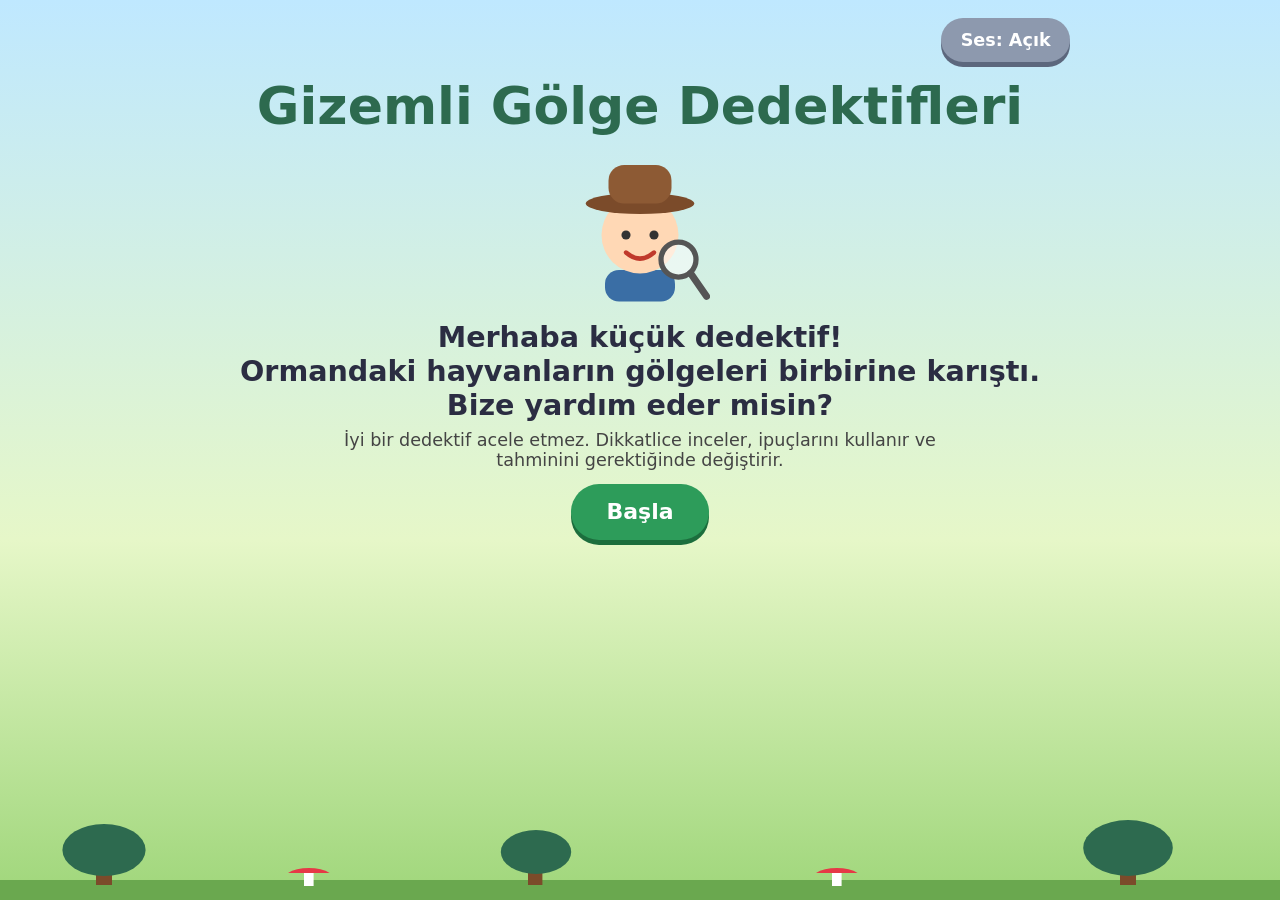
<file: gizemligölge/index.html>
<!DOCTYPE html>
<html lang="tr"><head><meta charset="utf-8">
<meta name="viewport" content="width=device-width,initial-scale=1">
<title>Gizemli Gölge Dedektifleri</title>
<style>
*{box-sizing:border-box}
body{margin:0;min-height:100vh;font-family:"Trebuchet MS","Segoe UI",system-ui,sans-serif;color:#2b2d42;background:linear-gradient(#bfe8ff 0,#e6f7c8 60%,#9fd67a 100%);font-size:clamp(16px,2.4vw,22px)}
#app{max-width:900px;margin:0 auto;padding:12px 14px 90px;text-align:center;position:relative;z-index:1}
#bg{position:fixed;left:0;bottom:0;width:100%;height:90px;z-index:0;pointer-events:none}
h1{font-size:clamp(28px,6vw,52px);margin:8px 0;color:#2d6a4f}
h2{margin:6px 0;color:#2d6a4f}
.btn{font:inherit;font-weight:700;border:0;border-radius:999px;padding:.7em 1.6em;margin:6px;background:#ff9f1c;color:#fff;box-shadow:0 5px 0 #c97800;cursor:pointer;min-height:52px}
.btn:active{transform:translateY(3px);box-shadow:0 2px 0 #c97800}
.btn.g{background:#2d9c5a;box-shadow:0 5px 0 #1c6e3d}.btn.b{background:#3a86ff;box-shadow:0 5px 0 #1f5cc0}.btn.s{background:#8d99ae;box-shadow:0 5px 0 #5c677d;font-size:.8em;padding:.5em 1.1em;min-height:44px}
.btn:focus-visible,.opt:focus-visible{outline:4px solid #3a86ff;outline-offset:2px}
.top{display:flex;justify-content:space-between;align-items:center;flex-wrap:wrap}
.prog{font-weight:700;background:#fff8;border-radius:999px;padding:6px 16px}
.stage{display:flex;align-items:center;justify-content:center;gap:12px;flex-wrap:wrap}
.card{background:#fffbe8;border:5px solid #ffd166;border-radius:28px;width:min(58vw,300px);padding:8px}
.card svg{width:100%;height:auto;display:block}
.sh *:not([fill=none]){fill:#2b2d42}.sh [stroke]:not(.ring){stroke:#2b2d42}
.ring{animation:pu 1s infinite alternate}@keyframes pu{to{opacity:.35}}
.det{display:flex;align-items:center;gap:8px;max-width:330px}.det svg{width:76px;flex:none}
.say{background:#fff;border-radius:20px;padding:10px 14px;border:3px solid #3a86ff;text-align:left;font-size:.9em}
.q{font-size:1.3em;font-weight:800;margin:10px 0 4px}
.opts{display:flex;justify-content:center;gap:12px;flex-wrap:wrap}
.opt{font:inherit;font-weight:700;background:#fff;border:4px solid #8ecae6;border-radius:24px;padding:8px;width:min(29vw,170px);min-width:96px;cursor:pointer}
.opt svg{width:100%;height:auto;display:block}
.opt.off{opacity:.35;border-style:dashed}.opt.ok{border-color:#2d9c5a;background:#e3f9e5}
.rs{display:flex;flex-direction:column;align-items:center;gap:4px}
.rs .btn{max-width:520px;background:#3a86ff;box-shadow:0 5px 0 #1f5cc0}
.rs .btn.ok{background:#2d9c5a;box-shadow:0 5px 0 #1c6e3d}
.wrow{display:flex;gap:14px;justify-content:center;flex-wrap:wrap;margin:14px 0}
.w{background:#fff;border-radius:24px;padding:14px;width:230px;border:5px solid #95d5b2}
.bd{display:inline-block;background:#fff;border-radius:16px;padding:8px 12px;margin:4px;border:3px solid #ffd166}.bd.lk{opacity:.4;filter:grayscale(1)}
table{margin:10px auto;border-collapse:collapse;background:#fff;border-radius:12px;text-align:left}td,th{padding:8px 14px;border-bottom:1px solid #ddd}
.note{font-size:.8em;max-width:600px;margin:8px auto;color:#444}
</style></head><body>
<div id="app"></div>
<svg id="bg" viewBox="0 0 800 90" preserveAspectRatio="none" aria-hidden="true"><rect y="70" width="800" height="20" fill="#6aa84f"/><g fill="#2d6a4f"><rect x="60" y="45" width="10" height="30" fill="#7b4b2a"/><circle cx="65" cy="40" r="26"/><rect x="330" y="50" width="9" height="25" fill="#7b4b2a"/><circle cx="335" cy="42" r="22"/><rect x="700" y="45" width="10" height="30" fill="#7b4b2a"/><circle cx="705" cy="38" r="28"/></g><g><rect x="190" y="62" width="6" height="14" fill="#fff"/><path d="M180 63a16 12 0 0 1 26 0z" fill="#e63946"/><rect x="520" y="62" width="6" height="14" fill="#fff"/><path d="M510 63a16 12 0 0 1 26 0z" fill="#e63946"/></g></svg>
<script>
/* ===== VERİ: öğretmen yeni nesne/soru ekleyebilir =====
 Yeni nesne: I içine {n:ad,c:renk,s:çizim,hl:[x,y,yarıçap],h2:biçimsel ipucu,h3:ayırt edici ipucu,r:gerekçe}
 Yeni soru: QS[dünya] içine {a:'id',p:havuz} (rastgele seçenek) ya da {a:'id',o:['id','id','id']} (sabit seçenek)
 Çizim yardımcıları: E elips, C daire, R dikdörtgen, P çokgen, F dolu yol, L çizgi, O halka; '@' ana rengi temsil eder */
const E=(x,y,a,b,f='@')=>`<ellipse cx="${x}" cy="${y}" rx="${a}" ry="${b}" fill="${f}"/>`;
const C=(x,y,r,f='@')=>`<circle cx="${x}" cy="${y}" r="${r}" fill="${f}"/>`;
const R=(x,y,w,h,f='@')=>`<rect x="${x}" y="${y}" width="${w}" height="${h}" rx="2" fill="${f}"/>`;
const P=(p,f='@')=>`<polygon points="${p}" fill="${f}"/>`;
const F=(d,f='@')=>`<path d="${d}" fill="${f}"/>`;
const L=(d,w=5,s='@')=>`<path d="${d}" stroke="${s}" stroke-width="${w}" stroke-linecap="round" fill="none"/>`;
const O=(x,y,r,w,s='@')=>`<circle cx="${x}" cy="${y}" r="${r}" fill="none" stroke="${s}" stroke-width="${w}"/>`;
const K='#4a3b32',W='#fff';
const I={
tavsan:{n:'Tavşan',c:'#c9b8a8',s:E(45,68,25,18)+C(68,48,14)+E(62,18,5,17)+E(74,20,5,16)+C(20,66,7,W)+R(34,80,8,12)+R(52,80,8,12),hl:[68,22,22],h2:'Bu hayvanın kulakları uzun olabilir.',h3:'Bu hayvan zıplamayı sever ve uzun kulakları vardır.',r:'Çünkü kulakları uzun.'},
kedi:{n:'Kedi',c:'#f4a261',s:E(45,70,25,14)+C(70,48,13)+P('60,42 62,24 71,37')+P('71,37 80,24 83,43')+L('M22 70C5 66 5 42 16 32',6)+R(30,78,7,14)+R(54,78,7,14),hl:[72,34,20],h2:'Bu hayvanın başında sivri kulaklar ve uzun bir kuyruk var.',h3:'Bu hayvan miyavlar ve sivri kulakları vardır.',r:'Çünkü kulakları sivri.'},
kopek:{n:'Köpek',c:'#b08968',s:E(45,62,26,14)+C(74,46,12)+E(88,50,8,5)+E(66,50,5,11,K)+L('M20 58L8 40',6)+R(28,70,7,22)+R(56,70,7,22),hl:[82,48,20],h2:'Bu hayvanın kulakları sarkık ve burnu uzun.',h3:'Bu hayvan havlar ve kuyruğunu sallar.',r:'Çünkü kulağı sarkık ve burnu uzun.'},
balik:{n:'Balık',c:'#48cae4',s:E(45,50,32,20)+P('74,50 97,30 97,70')+P('38,32 50,14 60,33')+P('45,66 55,84 60,66')+C(26,45,3,K),hl:[84,50,20],h2:'Bu canlının yüzgeçleri var ve bacağı yok.',h3:'Bu canlı suda yaşar ve yüzgeçleriyle yüzer.',r:'Çünkü yüzgeçleri var.'},
kus:{n:'Kuş',c:'#4cc9f0',s:E(50,55,22,16)+C(72,40,10)+P('80,37 95,43 80,47','#ffb703')+P('38,50 14,28 58,48')+P('30,60 6,66 28,70')+L('M46 70V88M56 70V88',3,K),hl:[34,42,24],h2:'Bu hayvanın kanatları ve gagası var.',h3:'Bu hayvan kanatlarıyla uçar ve gagası vardır.',r:'Çünkü kanatları ve gagası var.'},
fil:{n:'Fil',c:'#9aa5b1',s:E(48,55,30,22)+C(78,46,15)+E(68,50,9,15,'#7d8795')+L('M88 52Q99 70 88 90',9)+R(26,70,10,22)+R(58,70,10,22),hl:[92,72,22],h2:'Bu hayvanın çok uzun bir burnu var.',h3:'Bu hayvan çok büyüktür ve hortumuyla su içer.',r:'Çünkü hortumu var.'},
zurafa:{n:'Zürafa',c:'#ffc857',s:E(38,68,22,12)+P('50,64 60,64 70,22 60,22')+E(68,16,10,6)+L('M64 10V3M70 10V3',2,K)+R(22,75,5,20)+R(48,75,5,20)+C(32,66,3,'#a0522d')+C(44,70,3,'#a0522d')+C(62,40,2.5,'#a0522d'),hl:[64,40,26],h2:'Bu hayvanın boynu çok uzun.',h3:'Bu hayvan yüksek ağaçların yapraklarını yer.',r:'Çünkü boynu çok uzun.'},
kelebek:{n:'Kelebek',c:'#e5698b',s:E(31,38,22,18)+E(69,38,22,18)+E(35,66,16,14,'#ffb703')+E(65,66,16,14,'#ffb703')+R(47,28,6,46,K)+L('M48 30Q40 12 34 10M52 30Q60 12 66 10',2,K),hl:[50,40,32],h2:'Bu canlının büyük kanatları ve ince bir anteni var.',h3:'Bu canlı renkli kanatlarıyla çiçekten çiçeğe konar.',r:'Çünkü kanatları büyük ve renkli.'},
kaplumbaga:{n:'Kaplumbağa',c:'#6a994e',s:F('M12 68A38 38 0 0 1 88 68Z')+C(92,62,8,'#a7c957')+R(26,66,12,16,'#a7c957')+R(60,66,12,16,'#a7c957')+P('12,66 2,72 12,72','#a7c957')+F('M30 60A22 22 0 0 1 70 60Z','#8ab35a'),hl:[50,48,28],h2:'Bu hayvanın sırtında yuvarlak bir kabuk var.',h3:'Bu hayvan yavaş yürür ve kabuğuna saklanır.',r:'Çünkü sırtında kabuk var.'},
maymun:{n:'Maymun',c:'#a47148',s:E(45,62,16,22)+C(48,26,12)+C(34,26,6)+C(62,26,6)+E(48,30,8,6,'#f1c27d')+L('M60 82C90 90 94 58 82 50',5)+R(33,78,8,14)+R(50,78,8,14)+L('M32 54L14 70M58 54L76 40',5),hl:[82,64,22],h2:'Bu hayvanın uzun, kıvrık bir kuyruğu var.',h3:'Bu hayvan ağaçlara tırmanmayı ve muz yemeyi sever.',r:'Çünkü kuyruğu uzun ve kıvrık.'},
fare:{n:'Fare',c:'#a8a8b3',s:E(45,66,22,14)+E(70,62,12,9)+P('78,54 97,63 78,71')+C(63,48,9)+L('M24 68Q4 62 10 40',2.5)+R(32,76,6,14)+R(52,76,6,14),hl:[64,48,18],h2:'Bu hayvanın yuvarlak kulakları ve ince, uzun bir kuyruğu var.',h3:'Bu hayvan küçüktür ve peyniri sever.',r:'Çünkü kulakları yuvarlak, kuyruğu ince.'},
yarasa:{n:'Yarasa',c:'#7b5ea7',s:E(50,52,7,14)+C(50,32,8)+P('44,28 43,15 50,26')+P('56,28 57,15 50,26')+F('M43 48Q20 18 3 36Q12 38 14 50Q22 44 28 56Q36 52 43 62Z')+`<g transform="translate(100 0) scale(-1 1)">${F('M43 48Q20 18 3 36Q12 38 14 50Q22 44 28 56Q36 52 43 62Z')}</g>`,hl:[50,42,32],h2:'Bu hayvanın deriden geniş kanatları ve sivri kulakları var.',h3:'Bu hayvan geceleri uçar.',r:'Çünkü kanatları geniş ve sivri.'},
semsiye:{n:'Şemsiye',c:'#e63946',s:F('M8 52A42 42 0 0 1 92 52Q81 43 71 52Q60 43 50 52Q40 43 29 52Q19 43 8 52Z')+L('M50 50V82Q50 94 38 90',5,K),hl:[50,34,26],h2:'Bu nesnenin yuvarlak bir üstü ve kıvrık bir sapı var.',h3:'Bu nesne yağmurda ıslanmamak için açılır.',r:'Çünkü kıvrık sapı ve yuvarlak üstü var.'},
anahtar:{n:'Anahtar',c:'#e9b824',s:O(24,50,13,8)+R(36,46,54,8)+R(70,54,7,13)+R(82,54,7,9),hl:[78,56,20],h2:'Bu nesnenin dişleri ve yuvarlak bir ucu var.',h3:'Bu nesne kapıyı açmak için kullanılır.',r:'Çünkü dişleri var.'},
makas:{n:'Makas',c:'#d62828',s:P('50,50 90,14 95,22 57,55','#adb5bd')+P('50,50 90,86 95,78 57,45','#adb5bd')+O(20,30,12,6)+O(20,70,12,6)+L('M28 38L52 50M28 62L52 50',6),hl:[76,50,28],h2:'Bu nesnenin iki keskin ağzı ve iki halkası var.',h3:'Bu nesne kâğıt kesmek için kullanılır.',r:'Çünkü iki ağzı ve iki halkası var.'},
bardak:{n:'Bardak',c:'#4895ef',s:P('26,22 70,22 64,88 32,88')+L('M70 38Q92 40 90 58Q88 72 66 68',6)+P('29,40 68,40 66,50 31,50','#bde0fe'),hl:[82,54,20],h2:'Bu nesnenin içi boş ve yan tarafında kulp var.',h3:'Bu nesneyle su içeriz.',r:'Çünkü yanında kulp var.'},
top:{n:'Top',c:'#ff595e',s:C(50,50,36)+F('M18 36Q50 56 82 36A36 36 0 0 0 18 36Z',W)+C(50,50,8,'#ffca3a'),hl:[50,50,36],h2:'Bu nesne her yerinden yuvarlak.',h3:'Bu nesne yuvarlanır ve ona vurup oynarız.',r:'Çünkü her yerinden yuvarlak.'},
sandalye:{n:'Sandalye',c:'#c07a3a',s:R(26,8,9,50)+R(26,50,52,9)+R(68,58,8,34)+R(26,58,8,34)+R(38,18,5,28)+R(50,18,5,28),hl:[32,30,26],h2:'Bu nesnenin bir sırtlığı ve dört ayağı var.',h3:'Bu nesnenin üstüne otururuz.',r:'Çünkü sırtlığı ve ayakları var.'},
cekic:{n:'Çekiç',c:'#8d99ae',s:R(44,30,11,62,'#a0662c')+R(20,12,58,20)+P('78,16 97,28 78,31'),hl:[50,22,26],h2:'Bu nesnenin uzun bir sapı ve ağır bir başı var.',h3:'Bu nesneyle çivi çakılır.',r:'Çünkü ağır bir başı ve uzun sapı var.'},
saat:{n:'Saat',c:'#06d6a0',s:C(50,57,30)+C(27,24,9,'#ffd166')+C(73,24,9,'#ffd166')+P('32,82 22,95 36,89')+P('68,82 78,95 64,89')+C(50,57,23,W)+L('M50 57V40M50 57L62 62',3,K),hl:[50,24,30],h2:'Bu nesnenin üstünde iki küçük zil var.',h3:'Bu nesne zamanı gösterir ve çalar.',r:'Çünkü üstünde zilleri var.'}};
const W1=['tavsan','kedi','kopek','balik','kus','fil','zurafa','kelebek','kaplumbaga','maymun'],W2=['semsiye','anahtar','makas','bardak','top','sandalye','cekic','saat'];
const QS={1:W1.map(a=>({a,p:W1})),2:W2.map(a=>({a,p:W2})),
3:[['tavsan','fare','kedi'],['kedi','kopek','fare'],['kopek','kedi','maymun'],['kus','kelebek','yarasa'],['kelebek','kus','yarasa'],['top','saat','bardak'],['anahtar','cekic','makas'],['fil','zurafa','kaplumbaga']].map(o=>({a:o[0],o}))};
const WN={1:['Ormanın Hayvanları','hayvana'],2:['Gizemli Nesneler','nesneye'],3:['Benzer Gölgelerin Gizemi','şeye']};
const BADGES=[['Dikkatli Gözlemci','İlk denemede 5 doğru',s=>s.f>=5],['İpucu Avcısı','İpuçlarını 3 kez kullandı',s=>s.h+s.r>=3],['Gölge Uzmanı','Dünya 1 tamam',s=>s.d[1]],['Mantık Dedektifi','5 gerekçe seçti',s=>s.ro>=5],['Büyük Dedektif','Üç dünya tamam',s=>s.d[1]&&s.d[2]&&s.d[3]]];
const GOOD=['Harika dedektif! Doğru hayvanı ya da nesneyi buldun.','Süper! İpuçlarını çok iyi kullandın.','Bravo! Dikkatle baktığın için buldun.'];
const SOFT=['Güzel bir tahmin! Bir ipucuna daha bakalım.','Olabilir ama başka bir ipucu var. Birlikte bakalım.','İyi denedin! Gölgeyi yeniden inceleyelim.'];
const DET=`<svg viewBox="0 0 80 92" aria-hidden="true"><rect x="20" y="72" width="40" height="18" rx="8" fill="#3a6ea5"/><circle cx="40" cy="52" r="22" fill="#ffd8b5"/><ellipse cx="40" cy="34" rx="31" ry="6" fill="#7b4b2a"/><rect x="22" y="12" width="36" height="22" rx="9" fill="#8d5a34"/><circle cx="32" cy="52" r="2.6" fill="#333"/><circle cx="48" cy="52" r="2.6" fill="#333"/><path d="M32 62Q40 69 48 62" stroke="#c0392b" stroke-width="2.5" fill="none" stroke-linecap="round"/><circle cx="62" cy="66" r="10" fill="#fff8" stroke="#555" stroke-width="3"/><path d="M69 74L78 87" stroke="#555" stroke-width="4" stroke-linecap="round"/></svg>`;
/* ===== DURUM ===== */
const KEY='gizemliGolgeDedektifleri_v1';
const fresh=()=>({t:0,f:0,h:0,r:0,ro:0,rt:0,d:{1:false,2:false,3:false},snd:true});
let S;try{S=Object.assign(fresh(),JSON.parse(localStorage.getItem(KEY)||'{}'))}catch(e){S=fresh()}
const save=()=>{try{localStorage.setItem(KEY,JSON.stringify(S))}catch(e){}};
let G=null,cur='';
const $=s=>document.querySelector(s),pick1=a=>a[Math.random()*a.length|0];
const sh=a=>{a=[...a];for(let i=a.length;i>1;){const j=Math.random()*i--|0;[a[i],a[j]]=[a[j],a[i]]}return a};
/* ===== SES ===== */
let ac;function tone(f,t=0){if(!S.snd)return;try{ac=ac||new(window.AudioContext||window.webkitAudioContext)();const o=ac.createOscillator(),g=ac.createGain();o.frequency.value=f;g.gain.value=.07;o.connect(g);g.connect(ac.destination);o.start(ac.currentTime+t);o.stop(ac.currentTime+t+.16)}catch(e){}}
function speak(t){if(!S.snd||!window.speechSynthesis)return;try{speechSynthesis.cancel();const u=new SpeechSynthesisUtterance(t);u.lang='tr-TR';u.rate=.9;speechSynthesis.speak(u)}catch(e){}}
function snd(){S.snd=!S.snd;save();if(!S.snd)try{speechSynthesis.cancel()}catch(e){}view()}
const sb=()=>`<button class="btn s" onclick="snd()" aria-label="Sesi aç veya kapat">Ses: ${S.snd?'Açık':'Kapalı'}</button>`;
/* ===== ÇİZİM ===== */
function sv(id,m,ring){const it=I[id];let vb='0 0 100 100';if(m==='z'){const[x,y,r]=it.hl;vb=`${x-r} ${y-r} ${2*r} ${2*r}`}
const rg=ring?`<circle class="ring" cx="${it.hl[0]}" cy="${it.hl[1]}" r="${it.hl[2]}" fill="none" stroke="#ff9f1c" stroke-width="2.5" stroke-dasharray="5 4"/>`:'';
return`<svg viewBox="${vb}" class="${m==='c'?'':'sh'}" role="img" aria-label="${m==='c'?it.n:'Gölge'}">${it.s.replaceAll('@',it.c)}${rg}</svg>`}
function go(h){$('#app').innerHTML=h;scrollTo(0,0)}
const bd=()=>BADGES.map(b=>`<span class="bd ${b[2](S)?'':'lk'}" title="${b[1]}"><b>★ ${b[0]}</b><br><small>${b[1]}</small></span>`).join('');
/* ===== EKRANLAR ===== */
function view(){({welcome,menu,worlds,game,teacher}[cur]||welcome)()}
function welcome(){cur='welcome';go(`<div class="top"><span></span>${sb()}</div><h1>Gizemli Gölge Dedektifleri</h1><div style="width:140px;margin:auto">${DET}</div><p class="q">Merhaba küçük dedektif!<br>Ormandaki hayvanların gölgeleri birbirine karıştı. Bize yardım eder misin?</p><p class="note">İyi bir dedektif acele etmez. Dikkatlice inceler, ipuçlarını kullanır ve tahminini gerektiğinde değiştirir.</p><button class="btn g" onclick="menu();speak('Haydi gölgeyi inceleyelim!')">Başla</button>`);}
function menu(){cur='menu';go(`<div class="top"><span></span>${sb()}</div><h1>Ana Menü</h1><div style="width:110px;margin:auto">${DET}</div><button class="btn g" onclick="worlds()">Oyuna Başla</button><br><button class="btn b" onclick="teacher()">Öğretmen Paneli</button><br><button class="btn s" onclick="resetAll()">Baştan Başla</button>`)}
function worlds(){cur='worlds';go(`<div class="top"><button class="btn s" onclick="menu()">Ana Menü</button>${sb()}</div><h2>Bir dünya seç</h2><div class="wrow">${[1,2,3].map(w=>`<div class="w"><h2>Dünya ${w}</h2><b>${WN[w][0]}</b><div style="margin:8px">${sv(QS[w][0].a,'c')}</div><div>${QS[w].length} soru ${S.d[w]?'· Tamamlandı ✓':''}</div><button class="btn g" onclick="start(${w})">Oyna</button></div>`).join('')}</div><h2>Rozetlerim</h2>${bd()}`)}
function start(w){const qs=sh(QS[w]).map(q=>({...q,o:sh(q.o||[q.a,...sh(q.p.filter(x=>x!==q.a)).slice(0,2)])}));
G={w,qs,i:0};qn();cur='game';game();speak('Sence bu hangi '+(w===2?'nesne':'hayvan')+'?')}
function qn(){G.i=G.i||0;Object.assign(G,{stage:0,wrong:[],lock:false,zoom:false,used:false,done:false,rs:null,rdone:false,rcount:false,msg:'Gölgeyi dikkatle incele. Sence bu ne?',off:[]})}
function game(){const q=G.qs[G.i],it=I[q.a];cur='game';
const opts=G.rs?`<div class="rs"><p class="q">Neden ${it.n.toLowerCase()} seçtin?</p>${G.rs.map((r,k)=>`<button class="btn ${G.rdone&&r===it.r?'ok':''}" onclick="rsPick(${k})" ${G.rdone?'disabled':''}>${r}</button>`).join('')}${G.rdone?`<button class="btn g" onclick="next()">${G.i+1>=G.qs.length?'Bölümü bitir':'Devam'}</button>`:''}</div>`:
`<div class="opts">${q.o.map((id,k)=>`<button class="opt ${G.off.includes(id)?'off':''}" onclick="pick('${id}')" ${G.off.includes(id)||G.lock?'disabled':''} aria-label="${k+1}. seçenek ${I[id].n}">${sv(id,'c')}${k+1}. ${I[id].n}</button>`).join('')}</div>
<div><button class="btn b" onclick="hint()" ${G.lock?'disabled':''}>İpucu</button><button class="btn b" onclick="lens()" ${G.lock?'disabled':''}>Dedektif Merceği</button>${G.lock?`<button class="btn g" onclick="rethink()">Tahminimi değiştiriyorum</button>`:''}</div>`;
go(`<div class="top"><button class="btn s" onclick="home()">Ana Menü</button><span class="prog">Dünya ${G.w} · ${G.i+1} / ${G.qs.length}</span>${sb()}</div>
<div class="stage"><div class="card">${G.rdone||G.rs?sv(q.a,'c'):sv(q.a,G.zoom?'z':'s',G.stage>0&&!G.zoom)}</div><div class="det">${DET}<div class="say" aria-live="polite">${G.msg}</div></div></div>
<p class="q">Bu gölge hangi ${WN[G.w][1]==='şeye'?'canlıya ya da nesneye':WN[G.w][1]} ait?</p>${opts}`)}
function home(){if(confirm('Ana menüye dönmek istiyor musun? İlerlemen kaydedildi.'))menu()}
function say(m){G.msg=m;speak(m)}
function hint(){if(G.done)return;G.used=true;G.stage=Math.min(G.stage+1,2);const q=G.qs[G.i],it=I[q.a];say(G.stage===1?(q.h2||it.h2):(q.h3||it.h3));game()}
function lens(){if(G.done)return;G.used=true;G.zoom=!G.zoom;say(G.zoom?'Mercekle gölgenin önemli bir parçasına baktın. Ne görüyorsun?':'Gölgenin tamamına yeniden bak.');game()}
function rethink(){G.lock=false;say('Tahminini yeniden düşünebilirsin.');game()}
function pick(id){if(G.lock||G.done)return;const q=G.qs[G.i],it=I[q.a];
if(id===q.a){G.done=true;S.t++;const k=G.wrong.length?'r':G.used?'h':'f';S[k]++;save();tone(523);tone(659,.15);tone(784,.3);
const pool=Object.keys(I).filter(x=>!q.o.includes(x)).map(x=>I[x].r).filter((v,i,a)=>a.indexOf(v)===i&&v!==it.r);
G.rs=sh([it.r,...sh(pool).slice(0,2)]);G.zoom=false;G.msg=pick1(GOOD)+' Şimdi seçimini açıklayalım.';speak(G.msg);game()}
else{G.wrong.push(id);G.off.push(id);G.stage=Math.min(G.stage+1,2);G.lock=true;tone(330);G.zoom=false;
say(pick1(SOFT)+' '+(G.stage===1?(q.h2||it.h2):(q.h3||it.h3)));game()}}
function rsPick(k){if(G.rdone)return;const it=I[G.qs[G.i].a];if(!G.rcount){G.rcount=true;S.rt++;G.first=true}else G.first=false;
if(G.rs[k]===it.r){if(G.first)S.ro++;G.rdone=true;save();tone(660);say('Harika! İpuçlarını çok iyi kullandın.')}else{tone(330);say('Güzel düşündün! Bir daha bakalım, hangisi gölgeye uyuyor?')}game()}
function next(){G.i++;if(G.i>=G.qs.length)return done();qn();game();speak('Sence bu ne?')}
function done(){const w=G.w;S.d[w]=true;save();const all=S.d[1]&&S.d[2]&&S.d[3];cur='done';
go(`<h1>${all?'Büyük Dedektif Oldun!':'Bölüm Tamam!'}</h1><div style="width:130px;margin:auto">${DET}</div><p class="q">Harika çalıştın! İpuçlarını inceleyerek yeni şeyler öğrendin.</p>${bd()}<div>${w<3?`<button class="btn g" onclick="start(${w+1})">Sonraki dünya</button>`:''}<button class="btn b" onclick="worlds()">Dünyalar</button>${all?`<button class="btn" onclick="teacher()">Öğretmen paneli</button>`:''}<button class="btn s" onclick="menu()">Ana Menü</button></div>`);speak('Harika çalıştın! İpuçlarını inceleyerek yeni şeyler öğrendin.')}
function teacher(){cur='teacher';const n=Object.keys(S.d).filter(k=>S.d[k]).length;
go(`<div class="top"><button class="btn s" onclick="menu()">Ana Menü</button>${sb()}</div><h2>Öğretmen Paneli</h2><table><tr><td>Oynanan soru sayısı</td><td><b>${S.t}</b></td></tr><tr><td>İlk denemede doğru</td><td><b>${S.f}</b></td></tr><tr><td>İpucu kullanarak çözülen</td><td><b>${S.h}</b></td></tr><tr><td>Tahminini gözden geçirip çözülen</td><td><b>${S.r}</b></td></tr><tr><td>Gerekçeyi ilk seçişte doğru</td><td><b>${S.ro} / ${S.rt}</b></td></tr><tr><td>Tamamlanan dünyalar</td><td><b>${n} / 3</b> (${[1,2,3].map(w=>`D${w}: ${S.d[w]?'✓':'–'}`).join(', ')})</td></tr></table>
<p class="note">İpucu kullanmak ve tahmini değiştirmek olumlu öğrenme davranışlarıdır. Bu veriler tek başına çocuğun bilişsel yeterliliği için kesin yargı oluşturmaz; yalnızca gözlemlerinizi desteklemek içindir. Veriler yalnızca bu cihazın tarayıcısında saklanır, hiçbir yere gönderilmez.</p><button class="btn b" onclick="worlds()">Dünyalara git</button><button class="btn s" onclick="resetAll()">Verileri sıfırla</button>`)}
function resetAll(){if(confirm('Tüm ilerleme ve sonuçlar silinecek. Emin misin?')){const s=S.snd;S=fresh();S.snd=s;save();menu()}}
document.addEventListener('keydown',e=>{if(cur==='game'&&G&&!G.rs&&['1','2','3'].includes(e.key)){const id=G.qs[G.i].o[e.key-1];if(id&&!G.off.includes(id))pick(id)}});
welcome();
</script></body></html>
</file>
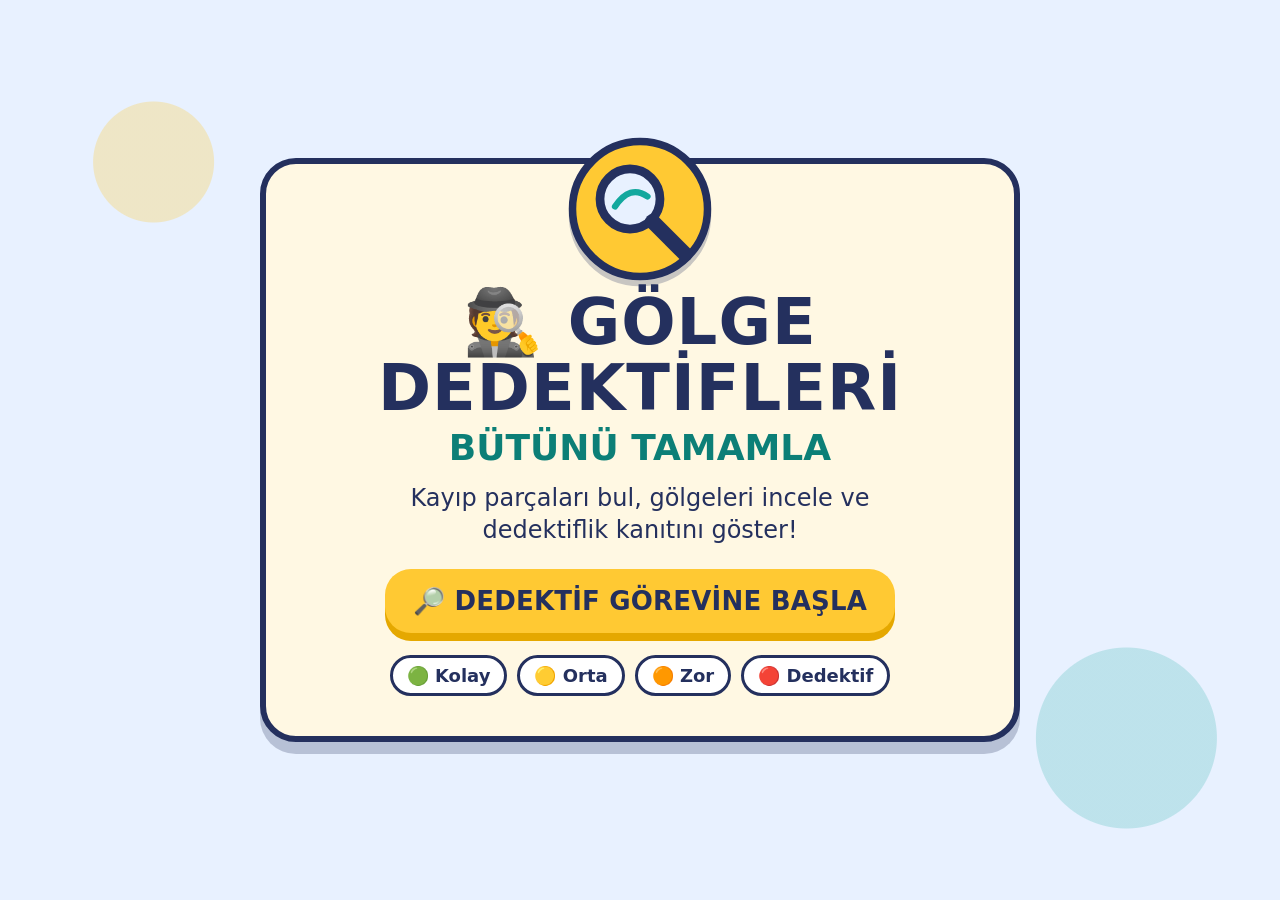
<file: gölgededektifleri/index.html>
<!DOCTYPE html>
<html lang="tr">
<head>
<meta charset="UTF-8">
<meta name="viewport" content="width=device-width, initial-scale=1, maximum-scale=1, user-scalable=no, viewport-fit=cover">
<title>Gölge Dedektifleri: Bütünü Tamamla</title>
<style>
:root{
  --ink:#24305e;
  --paper:#fff8e3;
  --sky:#e8f1ff;
  --teal:#13a89e;
  --teal-d:#0c7f77;
  --sun:#ffc933;
  --sun-d:#e5a800;
  --coral:#ff7a59;
  --coral-d:#d9553a;
  --lilac:#8f7cf0;
  --good:#2fb36b;
  --scene:300px;
  --font:"Trebuchet MS","Segoe UI","Arial Rounded MT Bold","Nunito",system-ui,sans-serif;
}
*{box-sizing:border-box;-webkit-tap-highlight-color:transparent}
html,body{margin:0;height:100%;overflow:hidden;background:var(--sky);font-family:var(--font);color:var(--ink);overscroll-behavior:none}
body{touch-action:none;user-select:none;-webkit-user-select:none}
button{font-family:inherit;color:inherit;cursor:pointer;touch-action:manipulation}
button:focus-visible{outline:4px solid var(--lilac);outline-offset:3px}

/* ---------- genel ekran düzeni ---------- */
.screen{position:fixed;inset:0;display:none;flex-direction:column;align-items:center;justify-content:center;padding:max(12px,env(safe-area-inset-top)) 14px max(12px,env(safe-area-inset-bottom));overflow:auto;touch-action:pan-y}
.screen.active{display:flex}
#screen-game{justify-content:flex-start;overflow:hidden;touch-action:none;padding:8px 10px max(8px,env(safe-area-inset-bottom))}
.bg-dots{background:
  radial-gradient(circle at 12% 18%,rgba(255,201,51,.28) 0 60px,transparent 61px),
  radial-gradient(circle at 88% 82%,rgba(19,168,158,.2) 0 90px,transparent 91px),
  var(--sky)}

.btn{border:0;border-radius:26px;font-weight:800;letter-spacing:.2px;padding:16px 28px;font-size:clamp(18px,3.4vw,26px);box-shadow:0 7px 0 rgba(0,0,0,.18);transition:transform .08s,box-shadow .08s;min-height:64px}
.btn:active{transform:translateY(5px);box-shadow:0 2px 0 rgba(0,0,0,.18)}
.btn-main{background:var(--sun);color:var(--ink);box-shadow:0 8px 0 var(--sun-d)}
.btn-main:active{box-shadow:0 3px 0 var(--sun-d)}
.btn-teal{background:var(--teal);color:#fff;box-shadow:0 7px 0 var(--teal-d)}
.btn-teal:active{box-shadow:0 2px 0 var(--teal-d)}
.btn-soft{background:#fff;color:var(--ink);box-shadow:0 7px 0 #c9d3ee}

/* ---------- ana menü ---------- */
.menu-card{background:var(--paper);border:6px solid var(--ink);border-radius:36px;padding:clamp(18px,4vw,40px);max-width:760px;width:100%;text-align:center;box-shadow:0 12px 0 rgba(36,48,94,.25);position:relative}
.menu-badge{width:clamp(96px,22vw,150px);height:auto;display:block;margin:-70px auto 6px;filter:drop-shadow(0 6px 0 rgba(36,48,94,.25))}
.menu-card h1{margin:6px 0 0;font-size:clamp(32px,7.5vw,64px);line-height:1.02;letter-spacing:1px;color:var(--ink)}
.menu-card h2{margin:6px 0 14px;font-size:clamp(20px,4.5vw,36px);color:var(--teal-d)}
.menu-card p{margin:0 auto 22px;font-size:clamp(17px,3vw,24px);max-width:560px;line-height:1.35}
.menu-levels{display:flex;gap:10px;justify-content:center;flex-wrap:wrap;margin-top:22px;font-size:clamp(14px,2.4vw,18px);font-weight:700}
.menu-levels span{background:#fff;border-radius:999px;padding:7px 14px;border:3px solid var(--ink)}

/* ---------- üst çubuk ---------- */
.topbar{width:100%;max-width:980px;display:flex;align-items:center;gap:8px;flex:0 0 auto}
.iconbtn{width:52px;height:52px;border-radius:16px;border:3px solid var(--ink);background:#fff;font-size:26px;display:grid;place-items:center;padding:0;flex:0 0 auto;box-shadow:0 4px 0 rgba(36,48,94,.25)}
.iconbtn:active{transform:translateY(3px);box-shadow:0 1px 0 rgba(36,48,94,.25)}
.levelpill{flex:1 1 auto;min-width:0;text-align:center;background:var(--paper);border:3px solid var(--ink);border-radius:18px;padding:5px 10px;font-weight:800;font-size:clamp(13px,2.6vw,20px);line-height:1.15}
.levelpill small{display:block;font-size:.78em;color:var(--teal-d)}
.starcount{background:var(--sun);border:3px solid var(--ink);border-radius:18px;padding:8px 12px;font-weight:900;font-size:clamp(16px,3vw,22px);flex:0 0 auto;white-space:nowrap}
.progress{width:100%;max-width:980px;display:flex;align-items:center;gap:10px;margin:6px 0 4px;flex:0 0 auto;justify-content:center}
.progress .dots{display:flex;gap:2px;flex-wrap:wrap;justify-content:center;font-size:clamp(15px,3.2vw,22px)}
.progress .txt{font-weight:800;font-size:clamp(13px,2.6vw,18px);white-space:nowrap}
.dot{opacity:.45;filter:grayscale(1)}
.dot.done{opacity:1;filter:none}
.dot.now{opacity:1;filter:none;transform:scale(1.25)}

/* ---------- soru balonu ---------- */
.speech{width:100%;max-width:980px;background:#fff;border:4px solid var(--ink);border-radius:22px;padding:8px 14px;display:flex;align-items:center;gap:10px;flex:0 0 auto;box-shadow:0 5px 0 rgba(36,48,94,.2);min-height:60px}
.speech .msg{flex:1;font-size:clamp(17px,3.4vw,28px);font-weight:800;line-height:1.15;text-align:center}
.speech .msg.hintmsg{color:var(--coral-d)}
.speech .msg.softmsg{color:var(--teal-d)}
.speech .msg.goodmsg{color:var(--good)}

/* ---------- sahne ---------- */
.stage{width:100%;max-width:980px;flex:1 1 auto;min-height:0;display:flex;flex-direction:column;align-items:center;justify-content:space-evenly;gap:6px;position:relative}
.scene-row{display:flex;gap:clamp(8px,3vw,36px);justify-content:center;align-items:flex-start;width:100%}
.card{background:var(--paper);border:5px solid var(--ink);border-radius:26px;padding:8px;display:flex;flex-direction:column;align-items:center;box-shadow:0 7px 0 rgba(36,48,94,.22);position:relative}
.card .cap{font-weight:900;font-size:clamp(14px,2.6vw,20px);margin-bottom:2px;display:flex;align-items:center;gap:6px}
.card.shadowcard{background:#dfe6ff}
.card svg.scene{width:var(--scene);height:var(--scene);display:block;touch-action:none;overflow:visible}
.card.glow{animation:glow .9s ease-out}
@keyframes glow{0%{box-shadow:0 0 0 0 rgba(255,201,51,.9)}100%{box-shadow:0 0 0 38px rgba(255,201,51,0)}}
.inspect-ring{animation:pulse 1s ease-in-out infinite}
@keyframes pulse{0%,100%{transform:scale(1)}50%{transform:scale(1.04)}}
.hole{animation:holepulse 1.4s ease-in-out infinite}
@keyframes holepulse{0%,100%{opacity:.95}50%{opacity:.55}}

/* parça tepsisi */
.tray{display:flex;gap:clamp(5px,2.2vw,24px);justify-content:center;align-items:stretch;width:100%}
.slot{background:var(--paper);border:4px dashed var(--ink);border-radius:20px;padding:4px;display:flex;flex-direction:column;align-items:center;justify-content:center;min-width:0;flex:0 1 auto;position:relative}
.slot .lab{font-weight:900;font-size:clamp(12px,2.4vw,17px);margin-bottom:2px}
.slot .cell{display:grid;place-items:center;position:relative}
.piece{position:relative;cursor:grab;touch-action:none;z-index:2;filter:drop-shadow(0 5px 0 rgba(36,48,94,.25));transition:transform .28s cubic-bezier(.3,1.4,.5,1)}
.piece.dragging{transition:none;cursor:grabbing;z-index:50;filter:drop-shadow(0 12px 6px rgba(36,48,94,.3))}
.piece.back{transition:transform .35s cubic-bezier(.3,1.3,.5,1)}
.piece.shake{animation:shake .4s}
.piece.used{opacity:.25;pointer-events:none}
@keyframes shake{0%,100%{rotate:0deg}25%{rotate:-7deg}75%{rotate:7deg}}
.piece svg{display:block;overflow:visible;pointer-events:none}
.slot.pickable{cursor:pointer}
.slot.pickable:active{transform:scale(.97)}
.slot.chosen{border-style:solid;border-color:var(--teal);background:#e6fbf7}
.slot.wrongshake{animation:shake .4s}
.slot.chosen.good{border-color:var(--good);background:#e5ffe9}

/* seçenek butonları (doğru/yanlış, kanıt) */
.choices{display:flex;gap:clamp(10px,3vw,30px);justify-content:center;width:100%;flex-wrap:wrap}
.bigchoice{flex:1 1 200px;max-width:340px;min-height:84px;border-radius:28px;border:5px solid var(--ink);font-weight:900;font-size:clamp(22px,4.6vw,38px);display:flex;align-items:center;justify-content:center;gap:10px;box-shadow:0 8px 0 rgba(36,48,94,.3)}
.bigchoice:active{transform:translateY(5px);box-shadow:0 3px 0 rgba(36,48,94,.3)}
.bigchoice.yes{background:#c9f5d6}
.bigchoice.no{background:#ffd9d0}
.bigchoice.picked-good{background:var(--good);color:#fff}
.bigchoice.picked-soft{animation:shake .4s}

.evidence{display:flex;gap:clamp(8px,2.4vw,22px);justify-content:center;width:100%}
.ev{flex:1 1 0;max-width:290px;background:#fff;border:5px solid var(--ink);border-radius:26px;padding:8px 6px 10px;display:flex;flex-direction:column;align-items:center;gap:4px;box-shadow:0 7px 0 rgba(36,48,94,.28);min-height:clamp(150px,30vh,230px);justify-content:center}
.ev:active{transform:translateY(4px);box-shadow:0 3px 0 rgba(36,48,94,.28)}
.ev .letter{width:clamp(34px,6vw,46px);height:clamp(34px,6vw,46px);border-radius:50%;background:var(--lilac);color:#fff;display:grid;place-items:center;font-weight:900;font-size:clamp(18px,3.4vw,26px)}
.ev svg{width:clamp(70px,16vw,120px);height:clamp(70px,16vw,120px)}
.ev .t{font-weight:900;font-size:clamp(15px,3vw,24px);text-align:center;line-height:1.1}
.ev.picked-good{background:#c9f5d6;border-color:var(--good)}
.ev.picked-soft{animation:shake .4s;background:#fff2d6}

/* alt çubuk */
.bottombar{width:100%;max-width:980px;display:flex;justify-content:center;gap:12px;flex:0 0 auto;padding-top:4px}
.hintbtn{background:#e3e7f5;color:#8c94b5;box-shadow:0 5px 0 #c4cbe3;min-height:56px;padding:10px 22px;font-size:clamp(16px,3vw,22px)}
.hintbtn.ready{background:var(--coral);color:#fff;box-shadow:0 5px 0 var(--coral-d);animation:pulse 1.2s ease-in-out infinite}
.hintbtn:disabled{cursor:default}
.nextbtn{display:none}

/* efektler */
.sparkles{position:fixed;inset:0;pointer-events:none;z-index:200;overflow:hidden}
.spark{position:absolute;font-size:28px;animation:fly 1s ease-out forwards}
@keyframes fly{0%{transform:translate(0,0) scale(.3);opacity:1}100%{transform:translate(var(--dx),var(--dy)) scale(1.3) rotate(160deg);opacity:0}}

/* ödül / son ekranlar */
.reward{background:var(--paper);border:6px solid var(--ink);border-radius:36px;padding:clamp(18px,4vw,36px);max-width:680px;width:100%;text-align:center;box-shadow:0 12px 0 rgba(36,48,94,.25)}
.reward .big{font-size:clamp(56px,min(18vw,15vh),130px);line-height:1;animation:pop .7s cubic-bezier(.3,1.6,.5,1)}
@keyframes pop{0%{transform:scale(.2) rotate(-20deg);opacity:0}100%{transform:scale(1) rotate(0);opacity:1}}
.reward h2{margin:8px 0;font-size:clamp(26px,6vw,46px)}
.reward p{font-size:clamp(17px,3.2vw,26px);margin:8px 0 20px;line-height:1.3}
.reward .row{display:flex;gap:14px;justify-content:center;flex-wrap:wrap}
.reward .stars{font-size:clamp(22px,min(5vw,5vh),40px);margin:4px 0;line-height:1.2}

@media (prefers-reduced-motion:reduce){
  .hole,.inspect-ring,.hintbtn.ready,.card.glow{animation:none}
}
</style>
</head>
<body>

<!-- ============ ANA MENÜ ============ -->
<section id="screen-menu" class="screen bg-dots active">
  <div class="menu-card">
    <svg class="menu-badge" viewBox="0 0 120 120" aria-hidden="true">
      <circle cx="60" cy="60" r="54" fill="#ffc933" stroke="#24305e" stroke-width="6"/>
      <circle cx="52" cy="52" r="24" fill="#e8f1ff" stroke="#24305e" stroke-width="7"/>
      <path d="M70 70 L96 96" stroke="#24305e" stroke-width="12" stroke-linecap="round"/>
      <path d="M40 58 Q52 40 66 50" stroke="#13a89e" stroke-width="5" fill="none" stroke-linecap="round"/>
    </svg>
    <h1>🕵️ GÖLGE DEDEKTİFLERİ</h1>
    <h2>BÜTÜNÜ TAMAMLA</h2>
    <p>Kayıp parçaları bul, gölgeleri incele ve dedektiflik kanıtını göster!</p>
    <button id="btn-start" class="btn btn-main">🔎 DEDEKTİF GÖREVİNE BAŞLA</button>
    <div class="menu-levels" aria-hidden="true">
      <span>🟢 Kolay</span><span>🟡 Orta</span><span>🟠 Zor</span><span>🔴 Dedektif</span>
    </div>
  </div>
</section>

<!-- ============ OYUN ============ -->
<section id="screen-game" class="screen bg-dots">
  <div class="topbar">
    <button class="iconbtn" id="btn-home" aria-label="Ana menü">🏠</button>
    <div class="levelpill" id="levelpill"></div>
    <button class="iconbtn" id="btn-voice" aria-label="Sesi aç veya kapat">🔊</button>
    <div class="starcount" id="starcount">⭐ 0</div>
  </div>
  <div class="progress"><div class="dots" id="dots"></div><div class="txt" id="progtxt"></div></div>
  <div class="speech">
    <button class="iconbtn" id="btn-repeat" aria-label="Yönergeyi tekrar dinle" style="width:46px;height:46px;font-size:22px">🔈</button>
    <div class="msg" id="msg"></div>
  </div>
  <div class="stage" id="stage"></div>
  <div class="bottombar">
    <button class="btn hintbtn" id="btn-hint" disabled>💡 İPUCU</button>
  </div>
</section>

<!-- ============ DÜZEY BİTTİ ============ -->
<section id="screen-level" class="screen bg-dots">
  <div class="reward">
    <div class="big">🏅</div>
    <h2>GÖLGE DEDEKTİFİ ROZETİ</h2>
    <div class="stars" id="level-stars"></div>
    <p id="level-text"></p>
    <div class="row"><button class="btn btn-main" id="btn-nextlevel">▶ SONRAKİ DÜZEY</button></div>
  </div>
</section>

<!-- ============ OYUN SONU ============ -->
<section id="screen-end" class="screen bg-dots">
  <div class="reward">
    <div class="big">🏆</div>
    <h2>USTA GÖLGE DEDEKTİFİ</h2>
    <h2 style="color:var(--teal-d)">🎉 TEBRİKLER, GÖLGE DEDEKTİFİ!</h2>
    <div class="stars" id="end-stars"></div>
    <p>Kayıp parçaları buldun, gölgeleri karşılaştırdın ve kararlarının kanıtını gösterdin!</p>
    <div class="row">
      <button class="btn btn-main" id="btn-replay">🔄 TEKRAR OYNA</button>
      <button class="btn btn-teal" id="btn-menu">🏠 ANA MENÜ</button>
    </div>
  </div>
</section>

<div class="sparkles" id="sparkles" aria-hidden="true"></div>

<script>
"use strict";
/* =====================================================================
   GÖLGE DEDEKTİFLERİ: BÜTÜNÜ TAMAMLA
   ---------------------------------------------------------------------
   1) ÇİZİM KÜTÜPHANESİ (OBJECTS): her nesne 200x200'lük bir alanda,
      parçalardan oluşur. Parça = { id, d (SVG path), c (renk), x (ekstra süs) }
   2) GÖREV VERİ TABANI (TASKS): yeni görev eklemek için diziye yeni bir
      nesne eklemek yeterlidir (aşağıdaki açıklamalara bak).
   3) OYUN MOTORU: durum yönetimi, sürükle-bırak, değerlendirme, kanıt, ipucu
   ===================================================================== */

/* ---------- küçük yol (path) yardımcıları ---------- */
const E=(cx,cy,rx,ry)=>`M${cx-rx},${cy}a${rx},${ry} 0 1,0 ${2*rx},0a${rx},${ry} 0 1,0 ${-2*rx},0Z`;
const R=(x,y,w,h,r)=>`M${x+r},${y}h${w-2*r}a${r},${r} 0 0 1 ${r},${r}v${h-2*r}a${r},${r} 0 0 1 ${-r},${r}h${-(w-2*r)}a${r},${r} 0 0 1 ${-r},${-r}v${-(h-2*r)}a${r},${r} 0 0 1 ${r},${-r}Z`;
const P=(...p)=>"M"+p.map(q=>q.join(",")).join("L")+"Z";
const EYE=(cx,cy,r=6)=>({d:E(cx,cy,r,r),c:"#fff"});
const PUPIL=(cx,cy,r=3)=>({d:E(cx,cy,r,r),c:"#24305e"});

/* ---------- NESNE ÇİZİMLERİ ---------- */
const OBJECTS={
  kelebek:{name:"Kelebek",parts:[
    {id:"kanatUL",name:"sol üst kanat",c:"#ff7aa8",d:"M96,98 C70,40 25,35 22,70 C20,95 55,105 96,106Z",x:[{d:E(52,72,10,10),c:"#fff"}]},
    {id:"kanatUR",name:"sağ üst kanat",c:"#ff7aa8",d:"M104,98 C130,40 175,35 178,70 C180,95 145,105 104,106Z",x:[{d:E(148,72,10,10),c:"#fff"}]},
    {id:"kanatLL",name:"sol alt kanat",c:"#ffb347",d:"M96,108 C60,108 35,125 45,155 C55,180 90,160 97,125Z",x:[{d:E(65,142,7,7),c:"#fff"}]},
    {id:"kanatLR",name:"sağ alt kanat",c:"#ffb347",d:"M104,108 C140,108 165,125 155,155 C145,180 110,160 103,125Z",x:[{d:E(135,142,7,7),c:"#fff"}]},
    {id:"govde",name:"gövde",c:"#6b4430",d:R(93,66,14,88,7)},
    {id:"anten",name:"anten",c:"#6b4430",d:"M97,70 Q86,48 76,44 L79,39 Q94,46 101,68Z M103,70 Q114,48 124,44 L121,39 Q106,46 99,68Z"}
  ]},
  balik:{name:"Balık",parts:[
    {id:"kuyruk",name:"kuyruk",c:"#ff9f43",d:"M52,100 L8,62 Q22,100 8,138Z"},
    {id:"ustYuzgec",name:"üst yüzgeç",c:"#ff9f43",d:"M78,70 Q92,32 128,66Z"},
    {id:"altYuzgec",name:"alt yüzgeç",c:"#ff9f43",d:"M82,130 Q98,168 124,132Z"},
    {id:"govde",name:"gövde",c:"#29b6f6",d:"M45,100 C60,60 130,55 175,100 C130,148 60,142 45,100Z",x:[EYE(142,92,8),PUPIL(144,92,4),{d:"M96,86 Q106,100 96,114",c:"none"}]}
  ]},
  araba:{name:"Araba",parts:[
    {id:"kabin",name:"kabin",c:"#e8433f",d:"M48,104 L68,60 L122,60 L160,104Z",x:[{d:"M72,98 L84,68 L116,68 L116,98Z",c:"#cfeaff"},{d:"M124,98 L124,68 L128,68 L150,98Z",c:"#cfeaff"}]},
    {id:"govde",name:"gövde",c:"#c92f2b",d:R(14,100,172,46,14),x:[{d:E(178,118,5,5),c:"#ffe27a"}]},
    {id:"teker1",name:"arka teker",c:"#3a3f5c",d:E(56,148,21,21),x:[{d:E(56,148,8,8),c:"#c9d3ee"}]},
    {id:"teker2",name:"ön teker",c:"#3a3f5c",d:E(144,148,21,21),x:[{d:E(144,148,8,8),c:"#c9d3ee"}]}
  ]},
  ev:{name:"Ev",parts:[
    {id:"govde",name:"duvar",c:"#ffd38a",d:R(38,98,124,78,4),x:[{d:R(50,112,28,26,3),c:"#cfeaff"}]},
    {id:"baca",name:"baca",c:"#8b5e3c",d:"M122,72 L122,46 L148,46 L148,92Z"},
    {id:"cati",name:"çatı",c:"#e8433f",d:"M16,104 L78,42 L184,104Z"},
    {id:"kapi",name:"kapı",c:"#8b5e3c",d:R(100,126,30,50,4),x:[{d:E(124,152,3,3),c:"#ffe27a"}]}
  ]},
  agac:{name:"Ağaç",parts:[
    {id:"govde",name:"gövde",c:"#8b5e3c",d:"M88,176 L92,112 L108,112 L112,176Z"},
    {id:"dal",name:"dal",c:"#8b5e3c",d:"M100,150 L134,114 L142,120 L106,160Z"},
    {id:"yaprakSol",name:"sol yaprak kümesi",c:"#3cb371",d:"M40,100 C20,70 52,46 82,60 C96,76 96,110 76,124 C58,132 46,114 40,100Z"},
    {id:"yaprakSag",name:"sağ yaprak kümesi",c:"#2fa05f",d:"M160,96 C176,66 142,44 116,58 C102,76 106,110 124,122 C142,130 154,112 160,96Z"},
    {id:"yaprakUst",name:"üst yaprak kümesi",c:"#46c37b",d:"M64,66 C60,26 126,16 140,52 C148,76 120,90 100,86 C80,90 66,82 64,66Z"}
  ]},
  cicek:{name:"Çiçek",parts:[
    {id:"sap",name:"sap",c:"#2fa05f",d:"M96,100 L104,100 L106,184 L98,184Z"},
    {id:"yaprak",name:"yaprak",c:"#3cb371",d:"M104,150 C130,120 160,128 168,142 C150,166 120,168 104,158Z"},
    {id:"petalSol",name:"sol taç yaprak",c:"#ff7aa8",d:"M92,90 C60,100 24,80 34,52 C60,34 92,56 96,86Z"},
    {id:"petalSag",name:"sağ taç yaprak",c:"#ff7aa8",d:"M108,90 C140,100 176,80 166,52 C140,34 108,56 104,86Z"},
    {id:"petalUst",name:"üst taç yaprak",c:"#ff93b9",d:"M84,70 C60,30 90,8 100,10 C110,8 140,30 116,70Z"},
    {id:"merkez",name:"orta",c:"#ffc933",d:E(100,74,18,18)}
  ]},
  uçurtma:{name:"Uçurtma",parts:[
    {id:"ustSol",name:"sol üst bölüm",c:"#ff7a59",d:"M100,14 L48,76 L100,96Z"},
    {id:"ustSag",name:"sağ üst bölüm",c:"#ffc933",d:"M100,14 L152,76 L100,96Z"},
    {id:"altSol",name:"sol alt bölüm",c:"#13a89e",d:"M48,76 L100,96 L100,152Z"},
    {id:"altSag",name:"sağ alt bölüm",c:"#8f7cf0",d:"M152,76 L100,96 L100,152Z"},
    {id:"ip",name:"ip",c:"#24305e",d:"M98,152 C70,170 130,172 96,194 L100,196 C136,172 78,168 102,152Z"},
    {id:"kurdele",name:"kurdele",c:"#ff7a59",d:"M96,176 L74,168 L78,184Z M110,184 L132,178 L128,194Z"}
  ]},
  kedi:{name:"Kedi",parts:[
    {id:"kuyruk",name:"kuyruk",c:"#f2a65a",d:"M46,152 C14,150 6,110 22,90 C30,84 36,92 30,104 C26,120 36,134 54,136Z"},
    {id:"govde",name:"gövde",c:"#f2a65a",d:"M44,120 C44,92 100,86 130,104 C150,118 146,166 126,172 L58,172 C46,168 44,140 44,120Z"},
    {id:"kafa",name:"kafa",c:"#f7b772",d:"M116,70 C116,48 168,46 176,72 C182,98 164,114 146,114 C126,112 116,92 116,70Z",x:[EYE(142,80,6),PUPIL(144,80,3),EYE(164,80,6),PUPIL(166,80,3),{d:"M150,94 L156,94 L153,99Z",c:"#ff7a8a"}]},
    {id:"kulakSol",name:"sol kulak",c:"#f7b772",d:"M118,60 L124,26 L146,50Z"},
    {id:"kulakSag",name:"sağ kulak",c:"#f7b772",d:"M148,50 L172,28 L176,64Z"},
    {id:"on",name:"ön ayak",c:"#f2a65a",d:R(112,150,22,34,8)},
    {id:"arka",name:"arka ayak",c:"#f2a65a",d:R(56,150,22,34,8)}
  ]},
  kus:{name:"Kuş",parts:[
    {id:"kuyruk",name:"kuyruk",c:"#13a89e",d:"M52,108 L6,92 L14,112 L4,128 L16,134 L54,126Z"},
    {id:"govde",name:"gövde",c:"#29b6f6",d:"M48,112 C48,74 118,60 148,92 C164,112 140,148 100,150 C66,152 48,134 48,112Z"},
    {id:"kanat",name:"kanat",c:"#1e88c9",d:"M62,104 C70,70 106,62 124,70 C116,96 98,122 62,124Z"},
    {id:"bas",name:"baş",c:"#29b6f6",d:E(150,76,26,26),x:[EYE(158,72,6),PUPIL(160,72,3)]},
    {id:"gaga",name:"gaga",c:"#ffc933",d:"M172,70 L198,80 L172,90Z"},
    {id:"bacak",name:"bacak",c:"#ff9f43",d:"M96,148 L100,148 L102,176 L116,180 L116,184 L96,184Z M120,146 L124,146 L126,176 L140,180 L140,184 L120,184Z"}
  ]},
  roket:{name:"Roket",parts:[
    {id:"govde",name:"gövde",c:"#e9eefc",d:"M100,12 C140,44 140,120 132,150 L68,150 C60,120 60,44 100,12Z",x:[{d:E(100,76,17,17),c:"#7cc4ff"},{d:E(100,76,10,10),c:"#cfeaff"}]},
    {id:"burun",name:"burun",c:"#ff7a59",d:"M100,12 C116,26 126,40 130,54 L70,54 C74,40 84,26 100,12Z"},
    {id:"kanatSol",name:"sol kanat",c:"#e8433f",d:"M68,108 L28,162 L68,148Z"},
    {id:"kanatSag",name:"sağ kanat",c:"#e8433f",d:"M132,108 L176,150 L132,148Z"},
    {id:"alev",name:"alev",c:"#ffc933",d:"M80,152 L120,152 C124,176 108,190 100,198 C92,190 76,176 80,152Z"}
  ]},
  gemi:{name:"Gemi",parts:[
    {id:"yelken",name:"büyük yelken",c:"#fff",d:"M96,22 L96,112 L38,112Z",x:[]},
    {id:"yelken2",name:"küçük yelken",c:"#ffd38a",d:"M106,40 L106,112 L160,112Z"},
    {id:"direk",name:"direk",c:"#6b4430",d:R(98,18,6,100,2)},
    {id:"govde",name:"tekne",c:"#e8433f",d:"M20,118 L180,118 C170,150 150,166 120,166 L70,166 C42,164 26,140 20,118Z",x:[{d:E(60,138,7,7),c:"#cfeaff"},{d:E(90,140,7,7),c:"#cfeaff"}]},
    {id:"bayrak",name:"bayrak",c:"#ffc933",d:"M104,18 L132,26 L104,34Z"}
  ]},
  robot:{name:"Robot",parts:[
    {id:"anten",name:"anten",c:"#ff7a59",d:"M98,16 L102,16 L102,34 L98,34Z M92,6 L108,6 L108,18 L92,18Z"},
    {id:"kafa",name:"kafa",c:"#9fb4e8",d:R(60,34,80,56,14),x:[{d:E(82,62,10,10),c:"#fff"},{d:E(118,62,10,10),c:"#fff"},PUPIL(84,62,4),PUPIL(120,62,4),{d:R(86,78,28,6,3),c:"#24305e"}]},
    {id:"govde",name:"gövde",c:"#6c84d6",d:R(54,96,92,64,10),x:[{d:E(100,128,14,14),c:"#ffc933"}]},
    {id:"kolSol",name:"sol kol",c:"#9fb4e8",d:"M54,104 L28,128 L22,176 L42,176 L46,140 L60,126Z"},
    {id:"kolSag",name:"sağ kol",c:"#9fb4e8",d:"M146,104 L172,90 L184,60 L168,56 L160,78 L140,92Z"},
    {id:"bacakSol",name:"sol bacak",c:"#4a63b8",d:R(64,160,26,34,6)},
    {id:"bacakSag",name:"sağ bacak",c:"#4a63b8",d:R(110,160,26,34,6)}
  ]}
};
/* uçurtma anahtarı Türkçe karakter içeriyor; kolay kullanım için takma ad */
OBJECTS.ucurtma=OBJECTS["uçurtma"];

/* ---------- KANIT TÜRLERİ ---------- */
const EVIDENCE={
  outline:{text:"Dış hattı aynı.",icon:"outline"},
  direction:{text:"Yönü aynı.",icon:"direction"},
  fit:{text:"Bütündeki boşluğa uyuyor.",icon:"fit"},
  shape:{text:"Parçanın biçimi aynı.",icon:"shape"},
  dirDiff:{text:"Yönü farklı.",icon:"dirdiff"}
};

/* =====================================================================
   GÖREV VERİ TABANI
   ---------------------------------------------------------------------
   id               : görev numarası
   level            : 1-4
   type             : "missing" (parça sürükle), "check" (doğru/yanlış),
                      "evidencePart" (parça + kanıt),
                      "evidenceShadow" (gölge seç + kanıt),
                      "detective" (incele + parça + kontrol + kanıt)
   objectName       : ekranda görünen ad (sesli/yazılı)
   objectImage      : OBJECTS içindeki anahtar (renkli nesne)
   shadowImage      : { object, mirror, omit, swap } -> gölge tanımı
                      mirror: true  -> gölge ters yöne bakar
                      omit: "id"    -> o parça gölgede eksiktir (boşluk)
                      swap: { id:"yeni path" } -> o parçanın şekli değişir
   missingPart      : eksik parçanın id'si
   partOptions      : [{kind:"correct"|"mirror"|"flipV"|"rotate"|"stretch"|"other", ...}]
                      stretch: sx, sy (1'e yakınsa zor) | rotate: deg | other: part (id)
   correctPart      : partOptions içindeki doğru seçeneğin sırası (0'dan başlar)
   direction        : nesnenin baktığı yön ("sağ","sol","yukarı"...) (bilgi amaçlı)
   question         : ekranda görünen/sesli okunan soru
   evidenceOptions  : [kanıt anahtarları] (3 adet)
   correctEvidence  : doğru kanıt anahtarı
   isCorrectMatching: (check/detective) eşleştirme doğru mu?
   hint             : ipucu metinleri dizisi (cevabı doğrudan söylemez)
   ===================================================================== */
const TASKS=[
  /* ---------------- DÜZEY 1 : NESİ EKSİK? ---------------- */
  {id:1,level:1,type:"missing",objectName:"Kelebek",objectImage:"kelebek",
   shadowImage:{object:"kelebek",omit:"kanatUR"},missingPart:"kanatUR",
   partOptions:[{kind:"stretch",sx:.55,sy:1.15},{kind:"correct"},{kind:"mirror"}],correctPart:1,direction:"sağ",
   question:"Kayıp parçayı bul!",
   hint:["Parçanın biçimine dikkat et.","Boşluğun şekline bak."]},
  {id:2,level:1,type:"missing",objectName:"Balık",objectImage:"balik",
   shadowImage:{object:"balik",omit:"kuyruk"},missingPart:"kuyruk",
   partOptions:[{kind:"mirror"},{kind:"stretch",sx:.6,sy:.7},{kind:"correct"}],correctPart:2,direction:"sağ",
   question:"Kayıp parçayı bul!",
   hint:["Balığın kuyruğu hangi yöne bakıyor?","Parçanın yönünü incele."]},
  {id:3,level:1,type:"missing",objectName:"Ev",objectImage:"ev",
   shadowImage:{object:"ev",omit:"cati"},missingPart:"cati",
   partOptions:[{kind:"correct"},{kind:"mirror"},{kind:"stretch",sx:.7,sy:1.5}],correctPart:0,direction:"sağ",
   question:"Kayıp parçayı bul!",
   hint:["Çatının en yüksek yeri nerede?","Sağ ve sol tarafı karşılaştır."]},

  /* ---------------- DÜZEY 2 : DEDEKTİF KONTROLÜ ---------------- */
  {id:4,level:2,type:"check",objectName:"Kedi",objectImage:"kedi",
   shadowImage:{object:"kedi",mirror:true},isCorrectMatching:false,direction:"sağ",
   question:"Dedektif, eşleştirme doğru mu?",
   hint:["Kedinin yüzü hangi tarafa bakıyor?","Sağ ve sol tarafı karşılaştır."]},
  {id:5,level:2,type:"check",objectName:"Balık",objectImage:"balik",
   shadowImage:{object:"balik"},isCorrectMatching:true,direction:"sağ",
   question:"Dedektif, eşleştirme doğru mu?",
   hint:["Dış hatlara dikkat et.","Yüzgeçleri ve kuyruğu karşılaştır."]},
  {id:6,level:2,type:"check",objectName:"Araba",objectImage:"araba",
   shadowImage:{object:"araba",swap:{kabin:"M48,104 L84,60 L138,60 L160,104Z"}},isCorrectMatching:false,direction:"sağ",
   question:"Dedektif, eşleştirme doğru mu?",
   hint:["Arabanın üst kısmının biçimine bak.","Dış hatlara dikkat et."]},
  {id:7,level:2,type:"check",objectName:"Kuş",objectImage:"kus",
   shadowImage:{object:"kus"},isCorrectMatching:true,direction:"sağ",
   question:"Dedektif, eşleştirme doğru mu?",
   hint:["Kuşun gagası hangi yöne bakıyor?","Dış hatlara ve yöne bak."]},

  /* ---------------- DÜZEY 3 : KANITINI GÖSTER ---------------- */
  {id:8,level:3,type:"evidencePart",objectName:"Roket",objectImage:"roket",
   shadowImage:{object:"roket",omit:"kanatSag"},missingPart:"kanatSag",
   partOptions:[{kind:"correct"},{kind:"mirror"},{kind:"flipV"}],correctPart:0,direction:"yukarı",
   question:"Neden bu parçayı seçtin?",
   evidenceOptions:["outline","direction","fit"],correctEvidence:"direction",
   hint:["Kanadın hangi yöne uzandığına bak.","Sağ ve sol tarafı karşılaştır."]},
  {id:9,level:3,type:"evidenceShadow",objectName:"Gemi",objectImage:"gemi",
   shadowOptions:[{object:"gemi",mirror:true},{object:"gemi",swap:{govde:"M20,118 L180,118 L160,166 L40,166Z"}},{object:"gemi"}],correctShadow:2,
   question:"Neden bu gölgeyi seçtin?",
   evidenceOptions:["fit","shape","direction"],correctEvidence:"shape",direction:"sağ",
   hint:["Geminin teknesinin biçimine bak.","Dış hatlara dikkat et."]},
  {id:10,level:3,type:"evidencePart",objectName:"Ağaç",objectImage:"agac",
   shadowImage:{object:"agac",omit:"yaprakSol"},missingPart:"yaprakSol",
   partOptions:[{kind:"other",part:"yaprakSag"},{kind:"correct"},{kind:"rotate",deg:90}],correctPart:1,direction:"sol",
   question:"Neden bu parçayı seçtin?",
   evidenceOptions:["fit","outline","direction"],correctEvidence:"fit",
   hint:["Boşluğun şekline bak.","Parçanın bütündeki yerine dikkat et."]},

  /* ---------------- DÜZEY 4 : DEDEKTİF ---------------- */
  {id:11,level:4,type:"detective",objectName:"Robot",objectImage:"robot",
   shadowImage:{object:"robot",omit:"kolSag"},missingPart:"kolSag",
   partOptions:[{kind:"correct"},{kind:"stretch",sx:.85,sy:1.12},{kind:"mirror"},{kind:"rotate",deg:180}],correctPart:0,direction:"sağ",
   question:"Dedektif, eşleştirme doğru mu?",isCorrectMatching:true,
   evidenceOptions:["outline","fit","direction"],correctEvidence:"fit",
   hint:["Kolun yönünü incele.","Parçanın bütündeki yerine dikkat et."]},
  {id:12,level:4,type:"detective",objectName:"Kedi",objectImage:"kedi",
   shadowImage:{object:"kedi",omit:"kuyruk",mirror:true},missingPart:"kuyruk",
   partOptions:[{kind:"stretch",sx:.8,sy:1.1},{kind:"mirror"},{kind:"correct"},{kind:"rotate",deg:25}],correctPart:2,direction:"sağ",
   question:"Dedektif, eşleştirme doğru mu?",isCorrectMatching:false,
   evidenceOptions:["dirDiff","shape","fit"],correctEvidence:"dirDiff",
   hint:["Kuyruğu tamamladıktan sonra kedinin yüzüne bak.","Sağ ve sol tarafı karşılaştır."]},
  {id:13,level:4,type:"detective",objectName:"Kuş",objectImage:"kus",
   shadowImage:{object:"kus",omit:"kanat"},missingPart:"kanat",
   partOptions:[{kind:"mirror"},{kind:"stretch",sx:.9,sy:1.1},{kind:"correct"},{kind:"flipV"}],correctPart:2,direction:"sağ",
   question:"Dedektif, eşleştirme doğru mu?",isCorrectMatching:true,
   evidenceOptions:["shape","outline","direction"],correctEvidence:"shape",
   hint:["Kanadın eğimini incele.","Dış hatlara dikkat et."]}
];

const LEVELS={
  1:{icon:"🟢",name:"DÜZEY 1 – KOLAY",sub:"Nesi eksik?",intro:"Dikkatlice incele. Gölgenin nesi eksik?"},
  2:{icon:"🟡",name:"DÜZEY 2 – ORTA",sub:"Dedektif kontrolü",intro:"Şimdi kontrol zamanı! Dedektif, sence bu eşleştirme doğru mu?"},
  3:{icon:"🟠",name:"DÜZEY 3 – ZOR",sub:"Kanıtını göster",intro:"Bu kez kararının kanıtını göstereceksin!"},
  4:{icon:"🔴",name:"DÜZEY 4 – DEDEKTİF",sub:"Gerçek dedektif görevi",intro:"Son düzey! Önce incele, sonra parçayı bul, sonra kontrol et."}
};

/* =====================================================================
   OYUN DURUMU
   ===================================================================== */
const state={
  currentLevel:1,
  currentQuestion:0,   // TASKS dizisindeki sıra
  score:0,
  stars:0,
  selectedPart:null,
  completedQuestions:0,
  hintUsed:0,
  // görev içi
  attempts:0,
  phase:"",
  locked:false,
  hintReadyTimer:null,
  hintIndex:0,
  voiceOn:true
};
function resetTaskState(){
  state.selectedPart=null;
  state.attempts=0;
  state.phase="";
  state.locked=false;
  state.hintIndex=0;
  clearTimeout(state.hintReadyTimer);
  setHintReady(false);
}
function resetAllProgress(){
  state.currentLevel=1;state.currentQuestion=0;state.score=0;state.stars=0;
  state.completedQuestions=0;state.hintUsed=0;
  resetTaskState();
}

/* =====================================================================
   YARDIMCILAR
   ===================================================================== */
const $=s=>document.querySelector(s);
const SVGNS="http://www.w3.org/2000/svg";
const stage=$("#stage"),msgEl=$("#msg");
const sleep=ms=>new Promise(r=>setTimeout(r,ms));
let currentSpeech="";

function showScreen(id){
  document.querySelectorAll(".screen").forEach(s=>s.classList.remove("active"));
  $("#"+id).classList.add("active");
  if(id!=="screen-game"){stopSpeech()}
}

/* ---------- SES ---------- */
let audioCtx=null;
function tone(freqs,dur=.14,type="sine",vol=.12){
  if(!state.voiceOn)return;
  try{
    audioCtx=audioCtx||new (window.AudioContext||window.webkitAudioContext)();
    let t=audioCtx.currentTime;
    freqs.forEach((f,i)=>{
      const o=audioCtx.createOscillator(),g=audioCtx.createGain();
      o.type=type;o.frequency.value=f;o.connect(g);g.connect(audioCtx.destination);
      g.gain.setValueAtTime(0,t+i*dur);g.gain.linearRampToValueAtTime(vol,t+i*dur+.02);
      g.gain.exponentialRampToValueAtTime(.0001,t+i*dur+dur+.12);
      o.start(t+i*dur);o.stop(t+i*dur+dur+.15);
    });
  }catch(e){}
}
const sfx={
  good:()=>tone([660,880,1100],.1),
  soft:()=>tone([330,294],.12,"triangle",.09),
  snap:()=>tone([520,780],.07,"sine",.12),
  star:()=>tone([880,1175,1568],.09),
  pick:()=>tone([500],.06,"sine",.07)
};
let trVoice=null;
function pickVoice(){
  if(!("speechSynthesis" in window))return;
  const vs=speechSynthesis.getVoices();
  trVoice=vs.find(v=>/^tr/i.test(v.lang)&&/female|kadın|yelda|filiz|seda/i.test(v.name))||vs.find(v=>/^tr/i.test(v.lang))||null;
}
if("speechSynthesis" in window){pickVoice();speechSynthesis.onvoiceschanged=pickVoice}
function stopSpeech(){try{if("speechSynthesis" in window)speechSynthesis.cancel()}catch(e){}}
function speak(text){
  currentSpeech=text;
  if(!state.voiceOn||!("speechSynthesis" in window))return;
  try{
    speechSynthesis.cancel();
    const u=new SpeechSynthesisUtterance(text);
    u.lang="tr-TR";if(trVoice)u.voice=trVoice;
    u.rate=.92;u.pitch=1.2;u.volume=1;
    speechSynthesis.speak(u);
  }catch(e){}
}
/* ekranda göster + sesli oku */
function say(text,cls="",voice=true){
  msgEl.textContent=text;
  msgEl.className="msg "+cls;
  if(voice)speak(text);
}

/* ---------- efektler ---------- */
function sparkle(x,y,emojis=["⭐","✨","🌟"],n=10){
  const box=$("#sparkles");
  for(let i=0;i<n;i++){
    const s=document.createElement("div");s.className="spark";
    s.textContent=emojis[i%emojis.length];
    const a=Math.random()*Math.PI*2,r=60+Math.random()*90;
    s.style.left=x+"px";s.style.top=y+"px";
    s.style.setProperty("--dx",Math.cos(a)*r+"px");s.style.setProperty("--dy",Math.sin(a)*r+"px");
    box.appendChild(s);setTimeout(()=>s.remove(),1000);
  }
}
function sparkleEl(el,n){const r=el.getBoundingClientRect();sparkle(r.left+r.width/2,r.top+r.height/2,undefined,n)}

/* ---------- SVG oluşturma ---------- */
function partsOf(key){return OBJECTS[key].parts}
function getPart(key,id){return partsOf(key).find(p=>p.id===id)}
function pathEl(d,fill,extra={}){
  const p=document.createElementNS(SVGNS,"path");
  p.setAttribute("d",d);p.setAttribute("fill",fill);
  for(const k in extra)p.setAttribute(k,extra[k]);
  return p;
}
function colorPartGroup(part,deco=true){
  const g=document.createElementNS(SVGNS,"g");
  g.appendChild(pathEl(part.d,part.c,{stroke:"rgba(36,48,94,.55)","stroke-width":2.5,"stroke-linejoin":"round"}));
  if(deco&&part.x)part.x.forEach(x=>{ if(x.c!=="none")g.appendChild(pathEl(x.d,x.c)) });
  return g;
}
function mirrorTf(){return "translate(200,0) scale(-1,1)"}

/* tam renkli nesne */
function buildObjectSVG(key){
  const svg=document.createElementNS(SVGNS,"svg");
  svg.setAttribute("viewBox","0 0 200 200");svg.classList.add("scene");
  partsOf(key).forEach(p=>svg.appendChild(colorPartGroup(p)));
  return svg;
}
/* gölge: tek renk, belirgin dış hat; omit -> boşluk; swap -> şekil değişir */
const SHADOW_COLOR="#2c3a73";
function buildShadowSVG(def){
  const svg=document.createElementNS(SVGNS,"svg");
  svg.setAttribute("viewBox","0 0 200 200");svg.classList.add("scene");
  const g=document.createElementNS(SVGNS,"g");
  if(def.mirror)g.setAttribute("transform",mirrorTf());
  let holeEl=null;
  partsOf(def.object).forEach(p=>{
    const d=(def.swap&&def.swap[p.id])?def.swap[p.id]:p.d;
    if(def.omit===p.id){
      holeEl=pathEl(d,"rgba(255,255,255,.9)",{stroke:"#ff7a59","stroke-width":4,"stroke-dasharray":"8 6","stroke-linejoin":"round",class:"hole"});
      g.appendChild(holeEl);
    }else{
      g.appendChild(pathEl(d,SHADOW_COLOR,{stroke:SHADOW_COLOR,"stroke-width":3,"stroke-linejoin":"round"}));
    }
  });
  svg.appendChild(g);
  svg._hole=holeEl;svg._def=def;svg._g=g;
  return svg;
}
/* boşluğu doldur (doğru parça yerleştiğinde gölge tamamlanır) */
function fillHole(shadowSvg){
  const h=shadowSvg._hole;if(!h)return;
  h.removeAttribute("class");
  h.setAttribute("fill",SHADOW_COLOR);h.setAttribute("stroke",SHADOW_COLOR);h.removeAttribute("stroke-dasharray");
  h.setAttribute("stroke-width",3);
}

/* ---------- parça seçeneklerinin çizimi ---------- */
/* Parça, gölgedeki boşlukla AYNI ölçekte ve koordinatta çizilir; bu sayede
   doğru parça tam oturur. Ekran piksel ölçeği = sahne boyutu / 200. */
function optionTransform(opt,cx,cy){
  switch(opt.kind){
    case "mirror": return `translate(${cx},0) scale(-1,1) translate(${-cx},0)`;
    case "flipV":  return `translate(0,${cy}) scale(1,-1) translate(0,${-cy})`;
    case "rotate": return `rotate(${opt.deg} ${cx} ${cy})`;
    case "stretch":return `translate(${cx},${cy}) scale(${opt.sx},${opt.sy}) translate(${-cx},${-cy})`;
    default: return "";
  }
}
let measureSvg=null;
function bboxOf(builderFn){
  if(!measureSvg){
    measureSvg=document.createElementNS(SVGNS,"svg");
    measureSvg.setAttribute("width","0");measureSvg.setAttribute("height","0");
    measureSvg.style.cssText="position:absolute;left:-9999px;top:-9999px;visibility:hidden";
    document.body.appendChild(measureSvg);
  }
  const g=document.createElementNS(SVGNS,"g");
  builderFn(g);measureSvg.appendChild(g);
  const b=g.getBBox();measureSvg.removeChild(g);
  return {x:b.x,y:b.y,w:b.width,h:b.height};
}
/* Bir parça seçeneği için { svg, w, h, cx, cy } üretir.
   shadowDef.mirror varsa doğru parça da gölgenin yönüne göre çizilir. */
function buildPieceSVG(task,opt,shadowDef){
  let part=getPart(task.shadowImage.object,task.missingPart);
  if(opt.kind==="other")part=getPart(task.shadowImage.object,opt.part);
  const holePart=getPart(task.shadowImage.object,task.missingPart);
  const hb0=bboxOf(g=>g.appendChild(pathEl(holePart.d,"#000")));
  let cx=hb0.x+hb0.w/2,cy=hb0.y+hb0.h/2;
  const tf=[];
  if(shadowDef.mirror)tf.push(mirrorTf());              // gölge yönü
  const baseTf=tf.join(" ");
  // seçeneğe özel dönüşüm: boşluğun gölgedeki merkezine göre uygulanır
  const holeBox=bboxOf(g=>{const q=pathEl(holePart.d,"#000");if(baseTf)q.setAttribute("transform",baseTf);g.appendChild(q)});
  const hcx=holeBox.x+holeBox.w/2,hcy=holeBox.y+holeBox.h/2;
  const pcxy=(opt.kind==="other")?(()=>{const b=bboxOf(g=>{const q=pathEl(part.d,"#000");if(baseTf)q.setAttribute("transform",baseTf);g.appendChild(q)});return [b.x+b.w/2,b.y+b.h/2]})():[hcx,hcy];
  const ot=optionTransform(opt,pcxy[0],pcxy[1]);
  const fullTf=(ot+" "+baseTf).trim();
  const build=g=>{
    const inner=colorPartGroup(part);
    if(fullTf)inner.setAttribute("transform",fullTf);
    g.appendChild(inner);
  };
  const box=bboxOf(build);
  const pad=6;
  const svg=document.createElementNS(SVGNS,"svg");
  svg.setAttribute("viewBox",`${box.x-pad} ${box.y-pad} ${box.w+2*pad} ${box.h+2*pad}`);
  const g=document.createElementNS(SVGNS,"g");build(g);svg.appendChild(g);
  return {svg,w:box.w+2*pad,h:box.h+2*pad,
          // parça merkezinin, boşluk merkezinden farkı (doğru yerleşim için gerekli)
          cx:box.x+box.w/2,cy:box.y+box.h/2,hcx,hcy};
}

/* =====================================================================
   ÖLÇEK
   ===================================================================== */
function computeScene(){
  const vw=window.innerWidth,vh=window.innerHeight;
  const g=$("#screen-game");
  const lvl=currentTask()?currentTask().type:"";
  let s;
  if(lvl==="evidenceShadow"){
    s=Math.min(vw*.28,vh*.22,200);
  }else if(lvl==="check"){
    s=Math.min(vw*.42,vh*.36,330);
  }else if(lvl==="evidencePart"||lvl==="detective"){
    s=Math.min(vw*.36,vh*.27,260);
  }else{
    s=Math.min(vw*.4,vh*.3,300);
  }
  s=Math.max(120,Math.floor(s));
  document.documentElement.style.setProperty("--scene",s+"px");
  return s;
}
function currentTask(){return TASKS[state.currentQuestion]}
function k(){return parseFloat(getComputedStyle(document.documentElement).getPropertyValue("--scene"))/200}

/* =====================================================================
   İPUCU SİSTEMİ
   ===================================================================== */
const hintBtn=$("#btn-hint");
function setHintReady(on){
  hintBtn.disabled=!on;
  hintBtn.classList.toggle("ready",on);
}
function armHintTimer(){
  clearTimeout(state.hintReadyTimer);
  setHintReady(false);
  state.hintReadyTimer=setTimeout(()=>setHintReady(true),11000);
}
function noteStruggle(){
  state.attempts++;
  if(state.attempts>=2)setHintReady(true);
}
const GENERIC_HINTS=["Dış hatlara dikkat et.","Parçanın yönünü incele.","Boşluğun şekline bak.","Sağ ve sol tarafı karşılaştır.","Parçanın bütündeki yerine dikkat et."];
hintBtn.addEventListener("click",()=>{
  if(hintBtn.disabled||state.locked)return;
  const t=currentTask();
  const list=(t.hint||[]).concat(GENERIC_HINTS);
  const h=list[state.hintIndex%list.length];
  state.hintIndex++;state.hintUsed++;
  say("Bir ipucu: "+h,"hintmsg");
  setHintReady(false);
  armHintTimer();
});

/* =====================================================================
   ÜST ÇUBUK / İLERLEME
   ===================================================================== */
function updateHud(){
  const t=currentTask(),L=LEVELS[t.level];
  $("#levelpill").innerHTML=`${L.icon} ${L.name}<small>${L.sub}</small>`;
  $("#starcount").textContent="⭐ "+state.stars;
  const dots=$("#dots");dots.innerHTML="";
  TASKS.forEach((_,i)=>{
    const s=document.createElement("span");
    s.className="dot"+(i<state.completedQuestions?" done":"")+(i===state.currentQuestion?" now":"");
    s.textContent=i<state.completedQuestions?"⭐":(i===state.currentQuestion?"🔎":"☆");
    s.style.filter=i<state.completedQuestions||i===state.currentQuestion?"none":"";
    dots.appendChild(s);
  });
  $("#progtxt").textContent=`Görev ${state.currentQuestion+1} / ${TASKS.length}`;
}

/* =====================================================================
   GÖREV KURULUMU
   ===================================================================== */
function startTask(){
  resetTaskState();
  const t=currentTask();
  state.currentLevel=t.level;
  computeScene();
  updateHud();
  stage.innerHTML="";
  if(t.type==="missing")buildMissing(t);
  else if(t.type==="check")buildCheck(t);
  else if(t.type==="evidencePart")buildMissing(t,{evidence:true});
  else if(t.type==="evidenceShadow")buildEvidenceShadow(t);
  else if(t.type==="detective")buildDetective(t);
  armHintTimer();
}

function card(cap,svg,cls=""){
  const c=document.createElement("div");c.className="card "+cls;
  const h=document.createElement("div");h.className="cap";h.innerHTML=cap;
  c.appendChild(h);c.appendChild(svg);return c;
}

/* ---------- Düzey 1 / 3-parça / 4 için: parça sürükleme sahnesi ---------- */
function buildMissing(t,opts={}){
  const row=document.createElement("div");row.className="scene-row";
  const objSvg=buildObjectSVG(t.objectImage);
  const shSvg=buildShadowSVG(t.shadowImage);
  const objCard=card("🔎 NESNE",objSvg);
  const shCard=card("🌑 GÖLGESİ",shSvg,"shadowcard");
  row.appendChild(objCard);row.appendChild(shCard);
  stage.appendChild(row);
  const tray=document.createElement("div");tray.className="tray";
  stage.appendChild(tray);
  const pieces=[];
  t.partOptions.forEach((opt,i)=>{
    const b=buildPieceSVG(t,opt,t.shadowImage);
    const slot=document.createElement("div");slot.className="slot";
    const lab=document.createElement("div");lab.className="lab";lab.textContent=t.partOptions.length>3?"🧩 "+(i+1):"🧩 PARÇA "+(i+1);
    const cell=document.createElement("div");cell.className="cell";
    const piece=document.createElement("div");piece.className="piece";
    piece.dataset.index=i;
    piece.appendChild(b.svg);
    cell.appendChild(piece);slot.appendChild(lab);slot.appendChild(cell);tray.appendChild(slot);
    pieces.push({el:piece,slot,cell,b,opt,index:i});
  });
  const ctx={task:t,objSvg,shSvg,shCard,objCard,pieces,tray,opts,done:false};
  layoutPieces(ctx);
  window._ctx=ctx;
  ctx.onResize=()=>layoutPieces(ctx);
  pieces.forEach(p=>attachDrag(ctx,p));
  say(t.question,"");
  if(opts.evidence===undefined)speakIntro(t);
}
function speakIntro(t){
  const L=LEVELS[t.level];
  if(state.currentQuestion===0)speak("Merhaba küçük dedektif! Kayıp parçaları bulmaya hazır mısın? Dikkatlice incele. Gölgenin nesi eksik?");
}

function layoutPieces(ctx){
  const kk=k();
  let maxH=0;
  ctx.pieces.forEach(p=>{
    const w=p.b.w*kk,h=p.b.h*kk;
    p.b.svg.setAttribute("width",w);p.b.svg.setAttribute("height",h);
    p.el.style.width=w+"px";p.el.style.height=h+"px";
    maxH=Math.max(maxH,h);
  });
  ctx.pieces.forEach(p=>{
    p.cell.style.width=Math.max(p.b.w*kk,60)+"px";
    p.cell.style.height=Math.max(maxH,60)+"px";
  });
}

/* ---------- sürükle-bırak (Pointer Events) ---------- */
function attachDrag(ctx,p){
  const el=p.el;
  let startX=0,startY=0,dx=0,dy=0,active=false,moved=false;
  el.addEventListener("pointerdown",e=>{
    if(ctx.done||state.locked)return;
    e.preventDefault();
    active=true;moved=false;
    startX=e.clientX;startY=e.clientY;dx=dy=0;
    el.setPointerCapture(e.pointerId);
    el.classList.remove("back","shake");el.classList.add("dragging");
    state.selectedPart=p.index;
    sfx.pick();
  });
  el.addEventListener("pointermove",e=>{
    if(!active)return;
    dx=e.clientX-startX;dy=e.clientY-startY;
    if(Math.abs(dx)+Math.abs(dy)>8)moved=true;
    el.style.transform=`translate(${dx}px,${dy}px) scale(1.04)`;
  });
  const end=e=>{
    if(!active)return;active=false;
    try{el.releasePointerCapture(e.pointerId)}catch(_){}
    el.classList.remove("dragging");
    if(!moved){el.style.transform="";state.selectedPart=null;
      say("Parçayı gölgedeki boşluğa sürükle.","softmsg");return}
    dropPiece(ctx,p,dx,dy);
  };
  el.addEventListener("pointerup",end);
  el.addEventListener("pointercancel",end);
}

function holeScreenCenter(ctx){
  const r=ctx.shSvg.getBoundingClientRect();
  const kk=r.width/200;
  const h=ctx.pieces[0].b;           // boşluk merkezi tüm seçeneklerde aynı
  return {x:r.left+h.hcx*kk,y:r.top+h.hcy*kk,kk};
}
function pieceScreenCenter(p){
  const r=p.el.getBoundingClientRect();
  return {x:r.left+r.width/2,y:r.top+r.height/2};
}
function dropPiece(ctx,p,dx,dy){
  const el=p.el;
  const hole=holeScreenCenter(ctx);
  // parçanın (taşınmış hâldeki) merkezi
  const base=pieceScreenCenterBase(p);
  const cur={x:base.x+dx,y:base.y+dy};
  const dist=Math.hypot(cur.x-hole.x,cur.y-hole.y);
  const near=Math.max(70,ctx.shSvg.getBoundingClientRect().width*.32);
  const isCorrect=p.index===ctx.task.correctPart;
  if(dist<near){
    if(isCorrect){
      // hafif mıknatıs: boşluğun tam merkezine yumuşakça otur
      const tx=hole.x-base.x,ty=hole.y-base.y;
      el.classList.add("back");
      // parça merkezi ile boşluk merkezi farkı (parça çizimi kutusu içinde)
      const off=pieceCenterOffset(p,hole.kk);
      el.style.transform=`translate(${tx-off.x}px,${ty-off.y}px) scale(1)`;
      ctx.done=true;state.locked=true;
      setTimeout(()=>onPartPlaced(ctx,p),330);
    }else{
      wrongPiece(ctx,p);
    }
  }else{
    // boşluktan uzakta bırakıldı: sessizce geri dön
    returnPiece(p);
  }
}
/* parça kutusunun merkezi ile boşluk merkezi arasındaki fark */
function pieceCenterOffset(p,kk){
  return {x:(p.b.cx-p.b.hcx)*kk,y:(p.b.cy-p.b.hcy)*kk};
}
function pieceScreenCenterBase(p){
  /* parça, kendi hücresinin tam ortasında durur; geçişten (transition) etkilenmesin diye hücreden ölçülür */
  const r=p.cell.getBoundingClientRect();
  return {x:r.left+r.width/2,y:r.top+r.height/2};
}
function returnPiece(p){
  p.el.classList.add("back");
  p.el.style.transform="";
  state.selectedPart=null;
}
function wrongPiece(ctx,p){
  sfx.soft();
  returnPiece(p);
  p.el.classList.add("shake");
  setTimeout(()=>p.el.classList.remove("shake"),420);
  const msgs=["Bir kez daha inceleyelim.","Parçanın biçimine ve yönüne dikkat et.","Daha dikkatli karşılaştırmayı dene.","Yönü tekrar kontrol et."];
  say(msgs[state.attempts%msgs.length],"softmsg");
  noteStruggle();
}
function onPartPlaced(ctx,p){
  const t=ctx.task;
  fillHole(ctx.shSvg);
  p.el.style.opacity="0";           // parça gölgeye dönüştü (gölge tamamlandı)
  ctx.shCard.classList.add("glow");
  sfx.snap();setTimeout(sfx.good,120);
  sparkleEl(ctx.shCard,12);
  if(t.type==="missing"){
    say("Harika! Kayıp parçayı buldun!","goodmsg");
    ctx.pieces.forEach(q=>{if(q!==p)q.slot.style.opacity=".4"});
    ctx.shSvg.parentNode.querySelector(".cap").innerHTML="✅ GÖLGE TAMAMLANDI";
    setTimeout(()=>finishTask(),1700);
  }else if(t.type==="evidencePart"){
    say("Harika! Kayıp parçayı buldun!","goodmsg");
    ctx.pieces.forEach(q=>{if(q!==p)q.slot.style.opacity=".4"});
    setTimeout(()=>{state.locked=false;showEvidence(t,()=>{finishTask()},"Neden bu parçayı seçtin?")},1300);
  }else if(t.type==="detective"){
    setTimeout(()=>detectiveCheckStep(ctx),1300);
  }
}

/* =====================================================================
   DÜZEY 2 : DOĞRU / YANLIŞ
   ===================================================================== */
function buildCheck(t){
  const row=document.createElement("div");row.className="scene-row";
  row.appendChild(card("🔎 NESNE",buildObjectSVG(t.objectImage)));
  row.appendChild(card("🌑 GÖLGESİ",buildShadowSVG(t.shadowImage),"shadowcard"));
  stage.appendChild(row);
  const ch=document.createElement("div");ch.className="choices";
  ch.innerHTML=`<button class="bigchoice yes" data-v="1">✅ DOĞRU</button><button class="bigchoice no" data-v="0">❌ YANLIŞ</button>`;
  stage.appendChild(ch);
  say(t.question,"");
  if(state.currentQuestion===3)speak("Dedektif, sence bu eşleştirme doğru mu?");
  ch.querySelectorAll("button").forEach(b=>b.addEventListener("click",()=>{
    if(state.locked)return;
    const said=b.dataset.v==="1";
    if(said===t.isCorrectMatching){
      state.locked=true;
      b.classList.add("picked-good");
      sfx.good();sparkleEl(b,10);
      say("Dedektif gözün çok dikkatli!","goodmsg");
      setTimeout(finishTask,1700);
    }else{
      sfx.soft();b.classList.add("picked-soft");setTimeout(()=>b.classList.remove("picked-soft"),420);
      say("Tekrar incele. Dış hatlara ve yöne bak.","softmsg");
      noteStruggle();
    }
  }));
}

/* =====================================================================
   DÜZEY 3 : GÖLGE SEÇ + KANIT
   ===================================================================== */
function buildEvidenceShadow(t){
  const objSvg=buildObjectSVG(t.objectImage);
  const top=document.createElement("div");top.className="scene-row";
  top.appendChild(card("🔎 NESNE",objSvg));
  stage.appendChild(top);
  const lab=document.createElement("div");lab.className="cap";lab.style.cssText="font-weight:900;font-size:clamp(14px,2.8vw,20px)";
  lab.textContent="🌑 Hangi gölge bu nesneye ait?";
  stage.appendChild(lab);
  const tray=document.createElement("div");tray.className="tray";
  stage.appendChild(tray);
  t.shadowOptions.forEach((def,i)=>{
    const slot=document.createElement("button");slot.className="slot pickable";slot.style.borderStyle="solid";
    slot.style.background="#dfe6ff";slot.type="button";
    const l=document.createElement("div");l.className="lab";l.textContent="🌑 GÖLGE "+(i+1);
    const sv=buildShadowSVG(def);sv.style.width="var(--scene)";sv.style.height="var(--scene)";
    slot.appendChild(l);slot.appendChild(sv);tray.appendChild(slot);
    slot.addEventListener("click",()=>{
      if(state.locked)return;
      if(i===t.correctShadow){
        state.locked=true;slot.classList.add("chosen","good");
        sfx.good();sparkleEl(slot,10);
        say("Harika! Doğru gölgeyi buldun!","goodmsg");
        setTimeout(()=>{state.locked=false;showEvidence(t,finishTask,"Neden bu gölgeyi seçtin?")},1300);
      }else{
        sfx.soft();slot.classList.add("wrongshake");setTimeout(()=>slot.classList.remove("wrongshake"),420);
        say("Bir kez daha inceleyelim. Parçanın biçimine ve yönüne dikkat et.","softmsg");
        noteStruggle();
      }
    });
  });
  say("Dikkatlice incele. Hangi gölge bu nesneye ait?","");
}

/* =====================================================================
   KANIT SİSTEMİ  (Düzey 3 ve Düzey 4)
   ===================================================================== */
function evidenceIcon(kind){
  const ink="#24305e",tl="#13a89e",sn="#ffc933",co="#ff7a59";
  switch(kind){
    case "outline": return `<svg viewBox="0 0 120 120"><path d="M30,80 C20,40 60,20 90,40 C110,60 100,95 70,98 C50,100 36,96 30,80Z" fill="#dfe6ff" stroke="${tl}" stroke-width="7" stroke-dasharray="2 10" stroke-linecap="round"/><path d="M30,80 C20,40 60,20 90,40 C110,60 100,95 70,98 C50,100 36,96 30,80Z" fill="${ink}" opacity=".85" transform="translate(0,0) scale(.82) translate(11,11)"/></svg>`;
    case "direction": return `<svg viewBox="0 0 120 120"><path d="M14 42 H78 V28 L108 48 L78 68 V54 H14Z" fill="${tl}" stroke="${ink}" stroke-width="4" stroke-linejoin="round"/><path d="M14 92 H78 V78 L108 98 L78 118 V104 H14Z" fill="${ink}" stroke="${ink}" stroke-width="4" stroke-linejoin="round" transform="translate(0,-6)"/></svg>`;
    case "dirdiff": return `<svg viewBox="0 0 120 120"><path d="M14 42 H78 V28 L108 48 L78 68 V54 H14Z" fill="${tl}" stroke="${ink}" stroke-width="4" stroke-linejoin="round"/><path d="M106 92 H42 V78 L12 98 L42 118 V104 H106Z" fill="${co}" stroke="${ink}" stroke-width="4" stroke-linejoin="round" transform="translate(0,-6)"/></svg>`;
    case "fit": return `<svg viewBox="0 0 120 120"><path d="M14,40 H46 V30 a12,12 0 1,1 24,0 V40 H102 V100 H14Z" fill="#dfe6ff" stroke="${ink}" stroke-width="5" stroke-linejoin="round"/><path d="M50,78 H70 V68 a9,9 0 1,1 18,0 V78 H108 V108 H50Z" fill="${sn}" stroke="${ink}" stroke-width="5" stroke-linejoin="round" transform="translate(-10,-6)"/></svg>`;
    case "shape": return `<svg viewBox="0 0 120 120"><path d="M10,40 L40,14 L68,40 L40,66Z" fill="${tl}" stroke="${ink}" stroke-width="5" stroke-linejoin="round"/><path d="M52,100 L82,74 L110,100 L82,126Z" fill="${tl}" stroke="${ink}" stroke-width="5" stroke-linejoin="round" transform="translate(-4,-14)"/><text x="60" y="66" text-anchor="middle" font-size="30" font-weight="900" fill="${ink}">=</text></svg>`;
  }
  return "";
}
function showEvidence(t,onDone,question){
  stage.innerHTML="";
  const q=document.createElement("div");q.className="cap";
  q.style.cssText="font-weight:900;font-size:clamp(18px,3.8vw,30px);text-align:center";
  q.textContent="🕵️ "+question;
  stage.appendChild(q);
  const wrap=document.createElement("div");wrap.className="evidence";
  stage.appendChild(wrap);
  const letters=["A","B","C"];
  t.evidenceOptions.forEach((key,i)=>{
    const ev=EVIDENCE[key];
    const b=document.createElement("button");b.className="ev";b.type="button";
    b.innerHTML=`<div class="letter">${letters[i]}</div>${evidenceIcon(ev.icon)}<div class="t">${ev.text}</div>`;
    wrap.appendChild(b);
    b.addEventListener("click",()=>{
      if(state.locked)return;
      if(key===t.correctEvidence){
        state.locked=true;b.classList.add("picked-good");
        sfx.good();sparkleEl(b,12);
        say(["Evet! Kararını doğru bir ipucuyla destekledin.","Kanıtını buldun!"][t.id%2],"goodmsg");
        setTimeout(onDone,1800);
      }else{
        sfx.soft();b.classList.add("picked-soft");setTimeout(()=>b.classList.remove("picked-soft"),420);
        say("Bir kez daha düşün. Parçaya bakarken hangi özelliği fark ettin?","softmsg");
        noteStruggle();
      }
    });
  });
  say(question,"");
  speak(question+" Peki neden böyle düşündün?");
}

/* =====================================================================
   DÜZEY 4 : DEDEKTİF  (incele → parça → kontrol → kanıt)
   ===================================================================== */
function buildDetective(t){
  // 1-2. adım: nesneyi ve gölgeyi incele
  const row=document.createElement("div");row.className="scene-row";
  const objSvg=buildObjectSVG(t.objectImage);
  const shSvg=buildShadowSVG(t.shadowImage);
  const objCard=card("🔎 NESNE",objSvg,"inspect-ring");
  const shCard=card("🌑 GÖLGESİ",shSvg,"shadowcard");
  row.appendChild(objCard);row.appendChild(shCard);
  stage.appendChild(row);
  const info=document.createElement("div");
  info.className="choices";
  info.innerHTML=`<button class="btn btn-teal" id="btn-inspected">🔎 İNCELEDİM!</button>`;
  stage.appendChild(info);
  say("Önce nesneyi ve gölgeyi dikkatlice incele.","");
  state.phase="inspect";
  $("#btn-inspected").addEventListener("click",()=>{
    if(state.phase!=="inspect")return;
    state.phase="part";
    // 3-5. adım: kayıp parçayı bul ve sürükle
    stage.innerHTML="";
    const savedHintIndex=state.hintIndex;
    buildMissing(t,{evidence:false});
    state.hintIndex=savedHintIndex;
    say("Gölgenin nesi eksik? Kayıp parçayı bul ve sürükle!","");
    armHintTimer();
  });
}
/* 6. adım: eşleştirmenin doğruluğunu kontrol et */
function detectiveCheckStep(ctx){
  const t=ctx.task;
  state.locked=false;state.phase="check";
  stage.innerHTML="";
  const row=document.createElement("div");row.className="scene-row";
  row.appendChild(card("🔎 NESNE",buildObjectSVG(t.objectImage)));
  const full=Object.assign({},t.shadowImage);delete full.omit;
  row.appendChild(card("🌑 TAMAMLANAN GÖLGE",buildShadowSVG(full),"shadowcard"));
  stage.appendChild(row);
  const ch=document.createElement("div");ch.className="choices";
  ch.innerHTML=`<button class="bigchoice yes" data-v="1">✅ DOĞRU</button><button class="bigchoice no" data-v="0">❌ YANLIŞ</button>`;
  stage.appendChild(ch);
  say("Parçayı yerleştirdin! Dedektif, sence bu eşleştirme doğru mu?","");
  armHintTimer();
  ch.querySelectorAll("button").forEach(b=>b.addEventListener("click",()=>{
    if(state.locked)return;
    const said=b.dataset.v==="1";
    if(said===t.isCorrectMatching){
      state.locked=true;b.classList.add("picked-good");sfx.good();sparkleEl(b,10);
      say("Dedektif gözün çok dikkatli!","goodmsg");
      // 7. adım: kanıt
      setTimeout(()=>{state.locked=false;state.phase="evidence";
        showEvidence(t,finishTask,
          t.isCorrectMatching?"Neden doğru olduğunu düşünüyorsun?":"Neden yanlış olduğunu düşünüyorsun?");},1500);
    }else{
      sfx.soft();b.classList.add("picked-soft");setTimeout(()=>b.classList.remove("picked-soft"),420);
      say("Tekrar incele. Dış hatlara ve yöne bak.","softmsg");
      noteStruggle();
    }
  }));
}

/* =====================================================================
   GÖREV BİTTİ / DÜZEY GEÇİŞİ / OYUN SONU
   ===================================================================== */
function finishTask(){
  const t=currentTask();
  clearTimeout(state.hintReadyTimer);setHintReady(false);
  state.stars++;state.score+=10;state.completedQuestions++;
  $("#starcount").textContent="⭐ "+state.stars;
  sfx.star();
  const sc=$("#starcount");sparkleEl(sc,8);
  updateHud();
  const nextIdx=state.currentQuestion+1;
  if(nextIdx>=TASKS.length){showEnd();return}
  const nextTask=TASKS[nextIdx];
  if(nextTask.level!==t.level){showLevelDone(t.level);return}
  state.currentQuestion=nextIdx;
  startTask();
}
function showLevelDone(level){
  const L=LEVELS[level];
  const inLevel=TASKS.filter(x=>x.level===level).length;
  $("#level-stars").textContent="⭐".repeat(inLevel);
  const nx=LEVELS[level+1];
  $("#level-text").textContent=`${L.name} tamamlandı! Şimdi sıradaki düzeye geçelim: ${nx.name}.`;
  showScreen("screen-level");
  sfx.star();
  speak("Harika! Dedektif rozetini kazandın! Sıradaki düzeye geçelim.");
  sparkle(window.innerWidth/2,window.innerHeight/3,["🏅","⭐","✨"],14);
}
function showEnd(){
  $("#end-stars").textContent="⭐".repeat(Math.min(state.stars,TASKS.length));
  showScreen("screen-end");
  sfx.star();setTimeout(sfx.good,300);
  speak("Harika! Sen gerçek bir gölge dedektifisin!");
  sparkle(window.innerWidth/2,window.innerHeight/3,["🏆","⭐","🎉","✨"],20);
}

/* =====================================================================
   OLAY BAĞLAMALARI
   ===================================================================== */
$("#btn-start").addEventListener("click",()=>{
  resetAllProgress();
  showScreen("screen-game");
  state.currentQuestion=0;
  startTask();
  // başlangıç sesi (ilk görev konuşması)
  speak("Merhaba küçük dedektif! Kayıp parçaları bulmaya hazır mısın? Dikkatlice incele. Gölgenin nesi eksik?");
});
$("#btn-nextlevel").addEventListener("click",()=>{
  state.currentQuestion=state.currentQuestion+1;
  showScreen("screen-game");
  startTask();
  speak(LEVELS[currentTask().level].intro);
});
$("#btn-replay").addEventListener("click",()=>{
  resetAllProgress();
  showScreen("screen-game");
  startTask();
  speak("Merhaba küçük dedektif! Kayıp parçaları bulmaya hazır mısın?");
});
$("#btn-menu").addEventListener("click",()=>{resetAllProgress();showScreen("screen-menu")});
$("#btn-home").addEventListener("click",()=>{resetAllProgress();showScreen("screen-menu")});
$("#btn-voice").addEventListener("click",()=>{
  state.voiceOn=!state.voiceOn;
  $("#btn-voice").textContent=state.voiceOn?"🔊":"🔇";
  if(!state.voiceOn)stopSpeech();else speak(msgEl.textContent);
});
$("#btn-repeat").addEventListener("click",()=>{
  const was=state.voiceOn;state.voiceOn=true;speak(msgEl.textContent);state.voiceOn=was;
});
window.addEventListener("resize",()=>{
  if(!$("#screen-game").classList.contains("active"))return;
  computeScene();
  if(window._ctx&&stage.contains(window._ctx.tray))layoutPieces(window._ctx);
});
/* sayfa kaydırma / yakınlaştırma sürüklemeyi bozmasın */
document.addEventListener("touchmove",e=>{
  if($("#screen-game").classList.contains("active"))e.preventDefault();
},{passive:false});
document.addEventListener("gesturestart",e=>e.preventDefault());
document.addEventListener("contextmenu",e=>e.preventDefault());
</script>
</body>
</html>
</file>
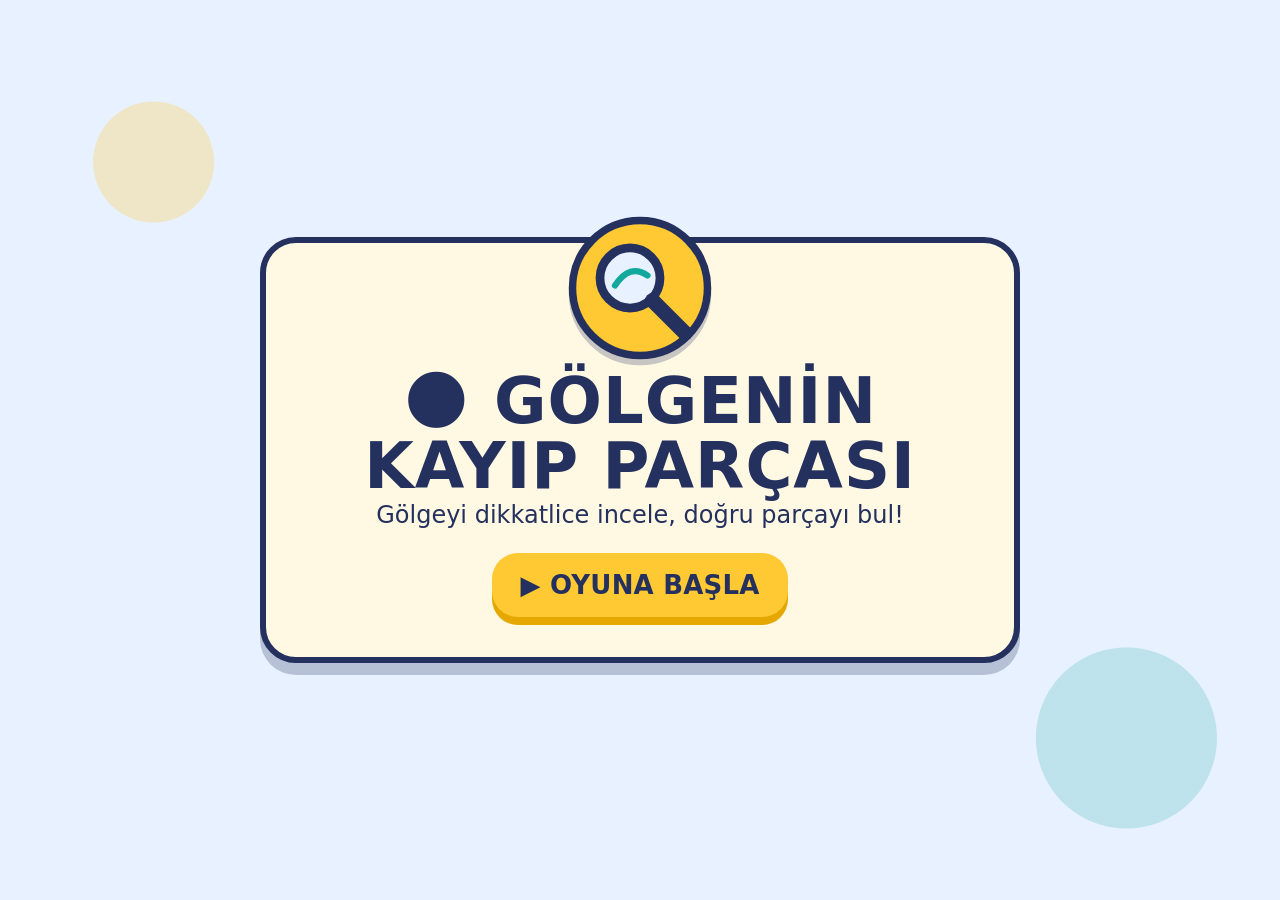
<file: gölgeninkayipparcasi/index.html>
<!DOCTYPE html>
<html lang="tr">
<head>
<meta charset="UTF-8">
<meta name="viewport" content="width=device-width, initial-scale=1, maximum-scale=1, user-scalable=no, viewport-fit=cover">
<title>Gölgenin Kayıp Parçası</title>
<style>
:root{
  --ink:#24305e;
  --paper:#fff8e3;
  --sky:#e8f1ff;
  --teal:#13a89e;
  --teal-d:#0c7f77;
  --sun:#ffc933;
  --sun-d:#e5a800;
  --coral:#ff7a59;
  --coral-d:#d9553a;
  --lilac:#8f7cf0;
  --good:#2fb36b;
  --scene:300px;
  --font:"Trebuchet MS","Segoe UI","Arial Rounded MT Bold","Nunito",system-ui,sans-serif;
}
*{box-sizing:border-box;-webkit-tap-highlight-color:transparent}
html,body{margin:0;height:100%;overflow:hidden;background:var(--sky);font-family:var(--font);color:var(--ink);overscroll-behavior:none}
body{touch-action:none;user-select:none;-webkit-user-select:none}
button{font-family:inherit;color:inherit;cursor:pointer;touch-action:manipulation}
button:focus-visible{outline:4px solid var(--lilac);outline-offset:3px}

/* ---------- genel ekran düzeni ---------- */
.screen{position:fixed;inset:0;display:none;flex-direction:column;align-items:center;justify-content:center;padding:max(12px,env(safe-area-inset-top)) 14px max(12px,env(safe-area-inset-bottom));overflow:auto;touch-action:pan-y}
.screen.active{display:flex}
#screen-game{justify-content:flex-start;overflow:hidden;touch-action:none;padding:8px 10px max(8px,env(safe-area-inset-bottom))}
.bg-dots{background:
  radial-gradient(circle at 12% 18%,rgba(255,201,51,.28) 0 60px,transparent 61px),
  radial-gradient(circle at 88% 82%,rgba(19,168,158,.2) 0 90px,transparent 91px),
  var(--sky)}

.btn{border:0;border-radius:26px;font-weight:800;letter-spacing:.2px;padding:16px 28px;font-size:clamp(18px,3.4vw,26px);box-shadow:0 7px 0 rgba(0,0,0,.18);transition:transform .08s,box-shadow .08s;min-height:64px}
.btn:active{transform:translateY(5px);box-shadow:0 2px 0 rgba(0,0,0,.18)}
.btn-main{background:var(--sun);color:var(--ink);box-shadow:0 8px 0 var(--sun-d)}
.btn-main:active{box-shadow:0 3px 0 var(--sun-d)}
.btn-teal{background:var(--teal);color:#fff;box-shadow:0 7px 0 var(--teal-d)}
.btn-teal:active{box-shadow:0 2px 0 var(--teal-d)}
.btn-soft{background:#fff;color:var(--ink);box-shadow:0 7px 0 #c9d3ee}

/* ---------- ana menü ---------- */
.menu-card{background:var(--paper);border:6px solid var(--ink);border-radius:36px;padding:clamp(18px,4vw,40px);max-width:760px;width:100%;text-align:center;box-shadow:0 12px 0 rgba(36,48,94,.25);position:relative}
.menu-badge{width:clamp(96px,22vw,150px);height:auto;display:block;margin:-70px auto 6px;filter:drop-shadow(0 6px 0 rgba(36,48,94,.25))}
.menu-card h1{margin:6px 0 0;font-size:clamp(32px,7.5vw,64px);line-height:1.02;letter-spacing:1px;color:var(--ink)}
.menu-card h2{margin:6px 0 14px;font-size:clamp(20px,4.5vw,36px);color:var(--teal-d)}
.menu-card p{margin:0 auto 22px;font-size:clamp(17px,3vw,24px);max-width:560px;line-height:1.35}
.menu-levels{display:flex;gap:10px;justify-content:center;flex-wrap:wrap;margin-top:22px;font-size:clamp(14px,2.4vw,18px);font-weight:700}
.menu-levels span{background:#fff;border-radius:999px;padding:7px 14px;border:3px solid var(--ink)}

/* ---------- üst çubuk ---------- */
.topbar{width:100%;max-width:980px;display:flex;align-items:center;gap:8px;flex:0 0 auto}
.iconbtn{width:52px;height:52px;border-radius:16px;border:3px solid var(--ink);background:#fff;font-size:26px;display:grid;place-items:center;padding:0;flex:0 0 auto;box-shadow:0 4px 0 rgba(36,48,94,.25)}
.iconbtn:active{transform:translateY(3px);box-shadow:0 1px 0 rgba(36,48,94,.25)}
.levelpill{flex:1 1 auto;min-width:0;text-align:center;background:var(--paper);border:3px solid var(--ink);border-radius:18px;padding:5px 10px;font-weight:800;font-size:clamp(13px,2.6vw,20px);line-height:1.15}
.levelpill small{display:block;font-size:.78em;color:var(--teal-d)}
.starcount{background:var(--sun);border:3px solid var(--ink);border-radius:18px;padding:8px 12px;font-weight:900;font-size:clamp(16px,3vw,22px);flex:0 0 auto;white-space:nowrap}
.progress{width:100%;max-width:980px;display:flex;align-items:center;gap:10px;margin:6px 0 4px;flex:0 0 auto;justify-content:center}
.progress .dots{display:flex;gap:2px;flex-wrap:wrap;justify-content:center;font-size:clamp(15px,3.2vw,22px)}
.progress .txt{font-weight:800;font-size:clamp(13px,2.6vw,18px);white-space:nowrap}
.dot{opacity:.45;filter:grayscale(1)}
.dot.done{opacity:1;filter:none}
.dot.now{opacity:1;filter:none;transform:scale(1.25)}

/* ---------- soru balonu ---------- */
.speech{width:100%;max-width:980px;background:#fff;border:4px solid var(--ink);border-radius:22px;padding:8px 14px;display:flex;align-items:center;gap:10px;flex:0 0 auto;box-shadow:0 5px 0 rgba(36,48,94,.2);min-height:60px}
.speech .msg{flex:1;font-size:clamp(17px,3.4vw,28px);font-weight:800;line-height:1.15;text-align:center}
.speech .msg.hintmsg{color:var(--coral-d)}
.speech .msg.softmsg{color:var(--teal-d)}
.speech .msg.goodmsg{color:var(--good)}

/* ---------- sahne ---------- */
.stage{width:100%;max-width:980px;flex:1 1 auto;min-height:0;display:flex;flex-direction:column;align-items:center;justify-content:space-evenly;gap:6px;position:relative}
.scene-row{display:flex;gap:clamp(8px,3vw,36px);justify-content:center;align-items:flex-start;width:100%}
.card{background:var(--paper);border:5px solid var(--ink);border-radius:26px;padding:8px;display:flex;flex-direction:column;align-items:center;box-shadow:0 7px 0 rgba(36,48,94,.22);position:relative}
.card .cap{font-weight:900;font-size:clamp(14px,2.6vw,20px);margin-bottom:2px;display:flex;align-items:center;gap:6px}
.card.shadowcard{background:#dfe6ff}
.card svg.scene{width:var(--scene);height:var(--scene);display:block;touch-action:none;overflow:visible}
.card.glow{animation:glow .9s ease-out}
@keyframes glow{0%{box-shadow:0 0 0 0 rgba(255,201,51,.9)}100%{box-shadow:0 0 0 38px rgba(255,201,51,0)}}
@keyframes pulse{0%,100%{transform:scale(1)}50%{transform:scale(1.04)}}
.hole{animation:holepulse 1.4s ease-in-out infinite}
@keyframes holepulse{0%,100%{opacity:.95}50%{opacity:.55}}

/* parça tepsisi */
.tray{display:flex;gap:clamp(5px,2.2vw,24px);justify-content:center;align-items:stretch;width:100%}
.slot{background:var(--paper);border:4px dashed var(--ink);border-radius:20px;padding:4px;display:flex;flex-direction:column;align-items:center;justify-content:center;min-width:0;flex:0 1 auto;position:relative}
.slot .lab{font-weight:900;font-size:clamp(12px,2.4vw,17px);margin-bottom:2px}
.slot .cell{display:grid;place-items:center;position:relative}
.piece{position:relative;cursor:grab;touch-action:none;z-index:2;filter:drop-shadow(0 5px 0 rgba(36,48,94,.25));transition:transform .28s cubic-bezier(.3,1.4,.5,1)}
.piece.dragging{transition:none;cursor:grabbing;z-index:50;filter:drop-shadow(0 12px 6px rgba(36,48,94,.3))}
.piece.back{transition:transform .35s cubic-bezier(.3,1.3,.5,1)}
.piece.shake{animation:shake .4s}
.piece.used{opacity:.25;pointer-events:none}
@keyframes shake{0%,100%{rotate:0deg}25%{rotate:-7deg}75%{rotate:7deg}}
.piece svg{display:block;overflow:visible;pointer-events:none}
.slot.pickable{cursor:pointer}
.slot.pickable:active{transform:scale(.97)}
.slot.chosen{border-style:solid;border-color:var(--teal);background:#e6fbf7}
.slot.wrongshake{animation:shake .4s}
.slot.chosen.good{border-color:var(--good);background:#e5ffe9}

/* seçenek butonları (doğru/yanlış, kanıt) */


/* alt çubuk */
.bottombar{width:100%;max-width:980px;display:flex;justify-content:center;gap:12px;flex:0 0 auto;padding-top:4px}
.hintbtn{background:#e3e7f5;color:#8c94b5;box-shadow:0 5px 0 #c4cbe3;min-height:56px;padding:10px 22px;font-size:clamp(16px,3vw,22px)}
.hintbtn.ready{background:var(--coral);color:#fff;box-shadow:0 5px 0 var(--coral-d);animation:pulse 1.2s ease-in-out infinite}
.hintbtn:disabled{cursor:default}

/* efektler */
.sparkles{position:fixed;inset:0;pointer-events:none;z-index:200;overflow:hidden}
.spark{position:absolute;font-size:28px;animation:fly 1s ease-out forwards}
@keyframes fly{0%{transform:translate(0,0) scale(.3);opacity:1}100%{transform:translate(var(--dx),var(--dy)) scale(1.3) rotate(160deg);opacity:0}}

/* ödül / son ekranlar */
.reward{background:var(--paper);border:6px solid var(--ink);border-radius:36px;padding:clamp(18px,4vw,36px);max-width:680px;width:100%;text-align:center;box-shadow:0 12px 0 rgba(36,48,94,.25)}
.reward .big{font-size:clamp(56px,min(18vw,15vh),130px);line-height:1;animation:pop .7s cubic-bezier(.3,1.6,.5,1)}
@keyframes pop{0%{transform:scale(.2) rotate(-20deg);opacity:0}100%{transform:scale(1) rotate(0);opacity:1}}
.reward h2{margin:8px 0;font-size:clamp(26px,6vw,46px)}
.reward p{font-size:clamp(17px,3.2vw,26px);margin:8px 0 20px;line-height:1.3}
.reward .row{display:flex;gap:14px;justify-content:center;flex-wrap:wrap}
.reward .stars{font-size:clamp(22px,min(5vw,5vh),40px);margin:4px 0;line-height:1.2}


.card svg.scene.objbig{width:var(--obj);height:var(--obj)}
.slot.pickable{border-style:solid;background:#dfe6ff;transition:transform .7s cubic-bezier(.3,1.2,.5,1),opacity .4s}
.slot.pickable svg.scene{width:var(--scene);height:var(--scene)}
.wobble{animation:shake .4s}
@media (prefers-reduced-motion:reduce){
  .hole,.hintbtn.ready,.card.glow,.wobble{animation:none}
}
</style>
</head>
<body>

<!-- ============ ANA MENÜ ============ -->
<section id="screen-menu" class="screen bg-dots active">
  <div class="menu-card">
    <svg class="menu-badge" viewBox="0 0 120 120" aria-hidden="true">
      <circle cx="60" cy="60" r="54" fill="#ffc933" stroke="#24305e" stroke-width="6"/>
      <circle cx="52" cy="52" r="24" fill="#e8f1ff" stroke="#24305e" stroke-width="7"/>
      <path d="M70 70 L96 96" stroke="#24305e" stroke-width="12" stroke-linecap="round"/>
      <path d="M40 58 Q52 40 66 50" stroke="#13a89e" stroke-width="5" fill="none" stroke-linecap="round"/>
    </svg>
    <h1>🌑 GÖLGENİN KAYIP PARÇASI</h1>
    <p>Gölgeyi dikkatlice incele, doğru parçayı bul!</p>
    <button id="btn-start" class="btn btn-main">▶ OYUNA BAŞLA</button>
  </div>
</section>

<!-- ============ OYUN ============ -->
<section id="screen-game" class="screen bg-dots">
  <div class="topbar">
    <button class="iconbtn" id="btn-home" aria-label="Ana menü">🏠</button>
    <div class="levelpill" id="levelpill"></div>
    <button class="iconbtn" id="btn-voice" aria-label="Sesi aç veya kapat">🔊</button>
    <div class="starcount" id="starcount">⭐ 0</div>
  </div>
  <div class="progress"><div class="dots" id="dots"></div><div class="txt" id="progtxt"></div></div>
  <div class="speech">
    <button class="iconbtn" id="btn-repeat" aria-label="Yönergeyi tekrar dinle" style="width:46px;height:46px;font-size:22px">🔈</button>
    <div class="msg" id="msg"></div>
  </div>
  <div class="stage" id="stage"></div>
  <div class="bottombar">
    <button class="btn hintbtn" id="btn-hint" disabled>💡 İPUCU</button>
  </div>
</section>

<!-- ============ DÜZEY BİTTİ ============ -->
<section id="screen-level" class="screen bg-dots">
  <div class="reward">
    <div class="big">🔍</div>
    <h2>KAŞİF ROZETİ</h2>
    <div class="stars" id="level-stars"></div>
    <p id="level-text"></p>
    <div class="row"><button class="btn btn-main" id="btn-nextlevel">▶ SONRAKİ AŞAMA</button></div>
  </div>
</section>

<!-- ============ OYUN SONU ============ -->
<section id="screen-end" class="screen bg-dots">
  <div class="reward">
    <div class="big">🏆</div>
    <h2>GÖLGE KAŞİFİ</h2>
    <h2 style="color:var(--teal-d)">🌟 TEBRİKLER!</h2>
    <div class="stars" id="end-stars"></div>
    <p>Gölgenin kayıp parçalarını buldun!<br>Sen harika bir gölge kaşifisin!</p>
    <div class="row">
      <button class="btn btn-main" id="btn-replay">🔄 Tekrar Oyna</button>
      <button class="btn btn-teal" id="btn-menu">🏠 Ana Menü</button>
    </div>
  </div>
</section>

<div class="sparkles" id="sparkles" aria-hidden="true"></div>

<script>
"use strict";
/* =====================================================================
   GÖLGENİN KAYIP PARÇASI
   ---------------------------------------------------------------------
   1) ÇİZİM KÜTÜPHANESİ (OBJECTS): her nesne 200x200'lük bir alanda,
      parçalardan oluşur. Parça = { id, d (SVG path), c (renk), x (ekstra süs) }
   2) GÖREV VERİ TABANI (TASKS): yeni görev eklemek için diziye yeni bir
      kayıt eklemek yeterlidir (açıklamalar TASKS'ın üstünde).
   3) OYUN MOTORU: durum yönetimi, gölge seçme, sürükle-bırak, ipucu
   ===================================================================== */

/* ---------- küçük yol (path) yardımcıları ---------- */
const E=(cx,cy,rx,ry)=>`M${cx-rx},${cy}a${rx},${ry} 0 1,0 ${2*rx},0a${rx},${ry} 0 1,0 ${-2*rx},0Z`;
const R=(x,y,w,h,r)=>`M${x+r},${y}h${w-2*r}a${r},${r} 0 0 1 ${r},${r}v${h-2*r}a${r},${r} 0 0 1 ${-r},${r}h${-(w-2*r)}a${r},${r} 0 0 1 ${-r},${-r}v${-(h-2*r)}a${r},${r} 0 0 1 ${r},${-r}Z`;
const EYE=(cx,cy,r=6)=>({d:E(cx,cy,r,r),c:"#fff"});
const PUPIL=(cx,cy,r=3)=>({d:E(cx,cy,r,r),c:"#24305e"});

/* ---------- NESNE ÇİZİMLERİ ---------- */
const OBJECTS={
  kelebek:{name:"Kelebek",parts:[
    {id:"kanatUL",name:"sol üst kanat",c:"#ff7aa8",d:"M96,98 C70,40 25,35 22,70 C20,95 55,105 96,106Z",x:[{d:E(52,72,10,10),c:"#fff"}]},
    {id:"kanatUR",name:"sağ üst kanat",c:"#ff7aa8",d:"M104,98 C130,40 175,35 178,70 C180,95 145,105 104,106Z",x:[{d:E(148,72,10,10),c:"#fff"}]},
    {id:"kanatLL",name:"sol alt kanat",c:"#ffb347",d:"M96,108 C60,108 35,125 45,155 C55,180 90,160 97,125Z",x:[{d:E(65,142,7,7),c:"#fff"}]},
    {id:"kanatLR",name:"sağ alt kanat",c:"#ffb347",d:"M104,108 C140,108 165,125 155,155 C145,180 110,160 103,125Z",x:[{d:E(135,142,7,7),c:"#fff"}]},
    {id:"govde",name:"gövde",c:"#6b4430",d:R(93,66,14,88,7)},
    {id:"anten",name:"anten",c:"#6b4430",d:"M97,70 Q86,48 76,44 L79,39 Q94,46 101,68Z M103,70 Q114,48 124,44 L121,39 Q106,46 99,68Z"}
  ]},
  balik:{name:"Balık",parts:[
    {id:"kuyruk",name:"kuyruk",c:"#ff9f43",d:"M52,100 L8,62 Q22,100 8,138Z"},
    {id:"ustYuzgec",name:"üst yüzgeç",c:"#ff9f43",d:"M78,70 Q92,32 128,66Z"},
    {id:"altYuzgec",name:"alt yüzgeç",c:"#ff9f43",d:"M82,130 Q98,168 124,132Z"},
    {id:"govde",name:"gövde",c:"#29b6f6",d:"M45,100 C60,60 130,55 175,100 C130,148 60,142 45,100Z",x:[EYE(142,92,8),PUPIL(144,92,4),{d:"M96,86 Q106,100 96,114",c:"none"}]}
  ]},
  araba:{name:"Araba",parts:[
    {id:"kabin",name:"kabin",c:"#e8433f",d:"M48,104 L68,60 L122,60 L160,104Z",x:[{d:"M72,98 L84,68 L116,68 L116,98Z",c:"#cfeaff"},{d:"M124,98 L124,68 L128,68 L150,98Z",c:"#cfeaff"}]},
    {id:"govde",name:"gövde",c:"#c92f2b",d:R(14,100,172,46,14),x:[{d:E(178,118,5,5),c:"#ffe27a"}]},
    {id:"teker1",name:"arka teker",c:"#3a3f5c",d:E(56,148,21,21),x:[{d:E(56,148,8,8),c:"#c9d3ee"}]},
    {id:"teker2",name:"ön teker",c:"#3a3f5c",d:E(144,148,21,21),x:[{d:E(144,148,8,8),c:"#c9d3ee"}]}
  ]},
  ev:{name:"Ev",parts:[
    {id:"govde",name:"duvar",c:"#ffd38a",d:R(38,98,124,78,4),x:[{d:R(50,112,28,26,3),c:"#cfeaff"}]},
    {id:"baca",name:"baca",c:"#8b5e3c",d:"M122,72 L122,46 L148,46 L148,92Z"},
    {id:"cati",name:"çatı",c:"#e8433f",d:"M16,104 L78,42 L184,104Z"},
    {id:"kapi",name:"kapı",c:"#8b5e3c",d:R(100,126,30,50,4),x:[{d:E(124,152,3,3),c:"#ffe27a"}]}
  ]},
  agac:{name:"Ağaç",parts:[
    {id:"govde",name:"gövde",c:"#8b5e3c",d:"M88,176 L92,112 L108,112 L112,176Z"},
    {id:"dal",name:"dal",c:"#8b5e3c",d:"M100,150 L134,114 L142,120 L106,160Z"},
    {id:"yaprakSol",name:"sol yaprak kümesi",c:"#3cb371",d:"M40,100 C20,70 52,46 82,60 C96,76 96,110 76,124 C58,132 46,114 40,100Z"},
    {id:"yaprakSag",name:"sağ yaprak kümesi",c:"#2fa05f",d:"M160,96 C176,66 142,44 116,58 C102,76 106,110 124,122 C142,130 154,112 160,96Z"},
    {id:"yaprakUst",name:"üst yaprak kümesi",c:"#46c37b",d:"M64,66 C60,26 126,16 140,52 C148,76 120,90 100,86 C80,90 66,82 64,66Z"}
  ]},
  cicek:{name:"Çiçek",parts:[
    {id:"sap",name:"sap",c:"#2fa05f",d:"M96,100 L104,100 L106,184 L98,184Z"},
    {id:"yaprak",name:"yaprak",c:"#3cb371",d:"M104,150 C130,120 160,128 168,142 C150,166 120,168 104,158Z"},
    {id:"petalSol",name:"sol taç yaprak",c:"#ff7aa8",d:"M92,90 C60,100 24,80 34,52 C60,34 92,56 96,86Z"},
    {id:"petalSag",name:"sağ taç yaprak",c:"#ff7aa8",d:"M108,90 C140,100 176,80 166,52 C140,34 108,56 104,86Z"},
    {id:"petalUst",name:"üst taç yaprak",c:"#ff93b9",d:"M84,70 C60,30 90,8 100,10 C110,8 140,30 116,70Z"},
    {id:"merkez",name:"orta",c:"#ffc933",d:E(100,74,18,18)}
  ]},
  uçurtma:{name:"Uçurtma",parts:[
    {id:"ustSol",name:"sol üst bölüm",c:"#ff7a59",d:"M100,14 L48,76 L100,96Z"},
    {id:"ustSag",name:"sağ üst bölüm",c:"#ffc933",d:"M100,14 L152,76 L100,96Z"},
    {id:"altSol",name:"sol alt bölüm",c:"#13a89e",d:"M48,76 L100,96 L100,152Z"},
    {id:"altSag",name:"sağ alt bölüm",c:"#8f7cf0",d:"M152,76 L100,96 L100,152Z"},
    {id:"ip",name:"ip",c:"#24305e",d:"M98,152 C70,170 130,172 96,194 L100,196 C136,172 78,168 102,152Z"},
    {id:"kurdele",name:"kurdele",c:"#ff7a59",d:"M96,176 L74,168 L78,184Z M110,184 L132,178 L128,194Z"}
  ]},
  kedi:{name:"Kedi",parts:[
    {id:"kuyruk",name:"kuyruk",c:"#f2a65a",d:"M46,152 C14,150 6,110 22,90 C30,84 36,92 30,104 C26,120 36,134 54,136Z"},
    {id:"govde",name:"gövde",c:"#f2a65a",d:"M44,120 C44,92 100,86 130,104 C150,118 146,166 126,172 L58,172 C46,168 44,140 44,120Z"},
    {id:"kafa",name:"kafa",c:"#f7b772",d:"M116,70 C116,48 168,46 176,72 C182,98 164,114 146,114 C126,112 116,92 116,70Z",x:[EYE(142,80,6),PUPIL(144,80,3),EYE(164,80,6),PUPIL(166,80,3),{d:"M150,94 L156,94 L153,99Z",c:"#ff7a8a"}]},
    {id:"kulakSol",name:"sol kulak",c:"#f7b772",d:"M118,60 L124,26 L146,50Z"},
    {id:"kulakSag",name:"sağ kulak",c:"#f7b772",d:"M148,50 L172,28 L176,64Z"},
    {id:"on",name:"ön ayak",c:"#f2a65a",d:R(112,150,22,34,8)},
    {id:"arka",name:"arka ayak",c:"#f2a65a",d:R(56,150,22,34,8)}
  ]},
  kediOn:{name:"Öne bakan kedi",parts:[
    {id:"kuyruk",name:"kuyruk",c:"#f2a65a",d:"M142,170 C176,170 186,130 170,118 C164,114 160,120 164,128 C170,144 160,158 142,158Z"},
    {id:"govde",name:"gövde",c:"#f2a65a",d:"M58,118 C58,98 142,98 142,118 C150,150 148,184 130,186 L70,186 C52,184 50,150 58,118Z"},
    {id:"kulakSol",name:"sol kulak",c:"#f7b772",d:"M56,66 L62,22 L98,52Z"},
    {id:"kulakSag",name:"sağ kulak",c:"#f7b772",d:"M144,66 L138,22 L102,52Z"},
    {id:"kafa",name:"kafa",c:"#f7b772",d:E(100,84,48,42),x:[EYE(80,80,7),PUPIL(80,80,3.5),EYE(120,80,7),PUPIL(120,80,3.5),{d:"M94,96 L106,96 L100,104Z",c:"#ff7a8a"}]}
  ]},
  kus:{name:"Kuş",parts:[
    {id:"kuyruk",name:"kuyruk",c:"#13a89e",d:"M52,108 L6,92 L14,112 L4,128 L16,134 L54,126Z"},
    {id:"govde",name:"gövde",c:"#29b6f6",d:"M48,112 C48,74 118,60 148,92 C164,112 140,148 100,150 C66,152 48,134 48,112Z"},
    {id:"kanat",name:"kanat",c:"#1e88c9",d:"M62,104 C70,70 106,62 124,70 C116,96 98,122 62,124Z"},
    {id:"bas",name:"baş",c:"#29b6f6",d:E(150,76,26,26),x:[EYE(158,72,6),PUPIL(160,72,3)]},
    {id:"gaga",name:"gaga",c:"#ffc933",d:"M172,70 L198,80 L172,90Z"},
    {id:"bacak",name:"bacak",c:"#ff9f43",d:"M96,148 L100,148 L102,176 L116,180 L116,184 L96,184Z M120,146 L124,146 L126,176 L140,180 L140,184 L120,184Z"}
  ]},
  roket:{name:"Roket",parts:[
    {id:"govde",name:"gövde",c:"#e9eefc",d:"M100,12 C140,44 140,120 132,150 L68,150 C60,120 60,44 100,12Z",x:[{d:E(100,76,17,17),c:"#7cc4ff"},{d:E(100,76,10,10),c:"#cfeaff"}]},
    {id:"burun",name:"burun",c:"#ff7a59",d:"M100,12 C116,26 126,40 130,54 L70,54 C74,40 84,26 100,12Z"},
    {id:"kanatSol",name:"sol kanat",c:"#e8433f",d:"M68,108 L28,162 L68,148Z"},
    {id:"kanatSag",name:"sağ kanat",c:"#e8433f",d:"M132,108 L176,150 L132,148Z"},
    {id:"alev",name:"alev",c:"#ffc933",d:"M80,152 L120,152 C124,176 108,190 100,198 C92,190 76,176 80,152Z"}
  ]},
  gemi:{name:"Gemi",parts:[
    {id:"yelken",name:"büyük yelken",c:"#fff",d:"M96,22 L96,112 L38,112Z",x:[]},
    {id:"yelken2",name:"küçük yelken",c:"#ffd38a",d:"M106,40 L106,112 L160,112Z"},
    {id:"direk",name:"direk",c:"#6b4430",d:R(98,18,6,100,2)},
    {id:"govde",name:"tekne",c:"#e8433f",d:"M20,118 L180,118 C170,150 150,166 120,166 L70,166 C42,164 26,140 20,118Z",x:[{d:E(60,138,7,7),c:"#cfeaff"},{d:E(90,140,7,7),c:"#cfeaff"}]},
    {id:"bayrak",name:"bayrak",c:"#ffc933",d:"M104,18 L132,26 L104,34Z"}
  ]},
  robot:{name:"Robot",parts:[
    {id:"anten",name:"anten",c:"#ff7a59",d:"M98,16 L102,16 L102,34 L98,34Z M92,6 L108,6 L108,18 L92,18Z"},
    {id:"kafa",name:"kafa",c:"#9fb4e8",d:R(60,34,80,56,14),x:[{d:E(82,62,10,10),c:"#fff"},{d:E(118,62,10,10),c:"#fff"},PUPIL(84,62,4),PUPIL(120,62,4),{d:R(86,78,28,6,3),c:"#24305e"}]},
    {id:"govde",name:"gövde",c:"#6c84d6",d:R(54,96,92,64,10),x:[{d:E(100,128,14,14),c:"#ffc933"}]},
    {id:"kolSol",name:"sol kol",c:"#9fb4e8",d:"M54,104 L28,128 L22,176 L42,176 L46,140 L60,126Z"},
    {id:"kolSag",name:"sağ kol",c:"#9fb4e8",d:"M146,104 L172,90 L184,60 L168,56 L160,78 L140,92Z"},
    {id:"bacakSol",name:"sol bacak",c:"#4a63b8",d:R(64,160,26,34,6)},
    {id:"bacakSag",name:"sağ bacak",c:"#4a63b8",d:R(110,160,26,34,6)}
  ]}
};
/* uçurtma anahtarı Türkçe karakter içeriyor; kolay kullanım için takma ad */
OBJECTS.ucurtma=OBJECTS["uçurtma"];

/* =====================================================================
   GÖREV VERİ TABANI
   ---------------------------------------------------------------------
   id            : görev numarası          stage : aşama (1-3)    level : seviye (1-3)
   type          : "pickShadow" (doğru gölgeyi seç) | "missing" (kayıp parçayı sürükle)
   objectName    : nesnenin adı            objectImage : OBJECTS anahtarı
   objectMirror  : true ise renkli nesne sola bakar (aynalanır)
   shadowOptions : [gölge tanımı x3]       correctShadow : doğru gölgenin sırası (0'dan)
   Gölge tanımı  : { object:"anahtar", mirror:true|false,
                     drop:["parçaId"]  -> o parça gölgede yoktur,
                     swap:{parçaId:"yeni path"} -> o parçanın biçimi değişir }
   shadowImage   : (missing) boşluklu gölge tanımı  | omit:"parçaId" boşluk olur
   missingPart   : eksik parçanın id'si
   partOptions   : [{kind:"correct"|"mirror"|"flipV"|"rotate"|"stretch"|"other",
                     sx,sy | deg | part}]   correctPart : doğru seçeneğin sırası
   showObject    : false ise renkli nesne gösterilmez (yalnızca gölge)
   direction     : doğru yön (bilgi)       question : yönerge
   hint          : bu göreve özel ipuçları (cevabı söylemez)
   ===================================================================== */
const Q1="Hangi gölge bu nesneye ait?",Q2="Gölgenin kayıp parçasını bul ve yerine yerleştir.",Q3="Nesnenin yönüne dikkat et. Doğru gölgeyi bul!";
const TASKS=[
  /* ---------- AŞAMA 1 : DOĞRU GÖLGEYİ BUL ---------- */
  {id:1,stage:1,level:1,type:"pickShadow",objectName:"Uçurtma",objectImage:"ucurtma",
   shadowOptions:[{object:"balik"},{object:"ev"},{object:"ucurtma"}],correctShadow:2,direction:"yukarı",question:Q1,
   hint:["Dış hatlara dikkatlice bak.","Köşeleri say."]},
  {id:2,stage:1,level:1,type:"pickShadow",objectName:"Araba",objectImage:"araba",
   shadowOptions:[{object:"araba"},{object:"kus"},{object:"roket"}],correctShadow:0,direction:"sağ",question:Q1,
   hint:["Dış hatlara dikkatlice bak.","Tekerlekleri ara."]},
  {id:3,stage:1,level:2,type:"pickShadow",objectName:"Balık",objectImage:"balik",
   shadowOptions:[{object:"balik",drop:["ustYuzgec"]},{object:"balik",swap:{kuyruk:"M52,100 L8,76 L8,124Z"}},{object:"balik"}],correctShadow:2,direction:"sağ",question:Q1,
   hint:["Yüzgeçlere dikkat et.","Kuyruğun biçimini incele."]},
  {id:4,stage:1,level:2,type:"pickShadow",objectName:"Ev",objectImage:"ev",
   shadowOptions:[{object:"ev",swap:{cati:"M16,104 L100,42 L184,104Z"}},{object:"ev"},{object:"ev",drop:["baca"]}],correctShadow:1,direction:"sağ",question:Q1,
   hint:["Çatının biçimine dikkat et.","Çıkıntıları karşılaştır."]},

  /* ---------- AŞAMA 2 : KAYIP PARÇAYI BUL ---------- */
  {id:5,stage:2,level:2,type:"missing",objectName:"Kelebek",objectImage:"kelebek",
   shadowImage:{object:"kelebek",omit:"kanatUR"},missingPart:"kanatUR",
   partOptions:[{kind:"stretch",sx:.55,sy:1.15},{kind:"correct"},{kind:"mirror"}],correctPart:1,direction:"sağ",question:Q2,
   hint:["Parçanın şekline dikkat et.","Eksik parçanın yönünü incele."]},
  {id:6,stage:2,level:2,type:"missing",objectName:"Ağaç",objectImage:"agac",
   shadowImage:{object:"agac",omit:"yaprakSol"},missingPart:"yaprakSol",
   partOptions:[{kind:"other",part:"yaprakSag"},{kind:"correct"},{kind:"rotate",deg:90}],correctPart:1,direction:"sol",question:Q2,
   hint:["Boşluğun şekline bak.","Dış hatlara dikkatlice bak."]},
  {id:7,stage:2,level:3,type:"missing",showObject:false,objectName:"Robot",objectImage:"robot",
   shadowImage:{object:"robot",omit:"kolSag"},missingPart:"kolSag",
   partOptions:[{kind:"correct"},{kind:"stretch",sx:.85,sy:1.12},{kind:"mirror"},{kind:"rotate",deg:180}],correctPart:0,direction:"sağ",question:Q2,
   hint:["Eksik parçanın yönünü incele.","Sağ ve sol tarafları karşılaştır."]},
  {id:8,stage:2,level:3,type:"missing",showObject:false,objectName:"Kuş",objectImage:"kus",
   shadowImage:{object:"kus",omit:"kuyruk"},missingPart:"kuyruk",
   partOptions:[{kind:"mirror"},{kind:"stretch",sx:.85,sy:1.15},{kind:"correct"},{kind:"flipV"}],correctPart:2,direction:"sağ",question:Q2,
   hint:["Parçanın şekline dikkat et.","Boşluğun şekline bak."]},

  /* ---------- AŞAMA 3 : YÖN DEĞİŞİYOR ---------- */
  {id:9,stage:3,level:3,type:"pickShadow",objectName:"Sağa bakan kedi",objectImage:"kedi",
   shadowOptions:[{object:"kedi",mirror:true},{object:"kediOn"},{object:"kedi"}],correctShadow:2,direction:"sağ",question:Q3,
   hint:["Kedinin yüzü hangi tarafa bakıyor?","Sağ ve sol tarafları karşılaştır."]},
  {id:10,stage:3,level:3,type:"pickShadow",objectName:"Sola bakan kedi",objectImage:"kedi",objectMirror:true,
   shadowOptions:[{object:"kedi"},{object:"kedi",mirror:true},{object:"kediOn"}],correctShadow:1,direction:"sol",question:Q3,
   hint:["Kedinin yüzü hangi tarafa bakıyor?","Yöne dikkat et."]},
  {id:11,stage:3,level:3,type:"pickShadow",objectName:"Sola bakan kuş",objectImage:"kus",objectMirror:true,
   shadowOptions:[{object:"kus"},{object:"kus",mirror:true},{object:"kus",mirror:true,swap:{kuyruk:"M52,108 L14,100 L52,126Z"}}],correctShadow:1,direction:"sol",question:Q3,
   hint:["Gaga hangi yöne bakıyor?","Kuyruğun biçimini de karşılaştır."]},
  {id:12,stage:3,level:3,type:"pickShadow",objectName:"Sağa bakan araba",objectImage:"araba",
   shadowOptions:[{object:"araba",mirror:true},{object:"araba",swap:{kabin:"M48,104 L84,60 L138,60 L160,104Z"}},{object:"araba"}],correctShadow:2,direction:"sağ",question:Q3,
   hint:["Ön camın eğimine bak.","Yöne ve dış hatlara dikkat et."]}
];

const STAGES={
  1:{name:"AŞAMA 1 – DOĞRU GÖLGEYİ BUL",intro:Q1},
  2:{name:"AŞAMA 2 – KAYIP PARÇAYI BUL",intro:Q2},
  3:{name:"AŞAMA 3 – YÖN DEĞİŞİYOR",intro:Q3}
};
const LEVEL_NAME={1:"🟢 SEVİYE 1 – KOLAY",2:"🟡 SEVİYE 2 – ORTA",3:"🔴 SEVİYE 3 – ZOR"};

/* =====================================================================
   OYUN DURUMU
   ===================================================================== */
const state={
  currentLevel:1,
  currentQuestion:0,   // TASKS dizisindeki sıra
  score:0,
  stars:0,
  selectedPart:null,
  completedQuestions:0,
  hintUsed:0,
  // görev içi
  attempts:0,
  phase:"",
  locked:false,
  hintReadyTimer:null,
  hintIndex:0,
  voiceOn:true
};
function resetTaskState(){
  state.selectedPart=null;
  state.attempts=0;
  state.phase="";
  state.locked=false;
  state.hintIndex=0;
  clearTimeout(state.hintReadyTimer);
  setHintReady(false);
}
function resetAllProgress(){
  state.currentLevel=1;state.currentQuestion=0;state.score=0;state.stars=0;
  state.completedQuestions=0;state.hintUsed=0;
  resetTaskState();
}

/* =====================================================================
   YARDIMCILAR
   ===================================================================== */
const $=s=>document.querySelector(s);
const SVGNS="http://www.w3.org/2000/svg";
const stage=$("#stage"),msgEl=$("#msg");
let currentSpeech="";

function showScreen(id){
  document.querySelectorAll(".screen").forEach(s=>s.classList.remove("active"));
  $("#"+id).classList.add("active");
  if(id!=="screen-game"){stopSpeech()}
}

/* ---------- SES ---------- */
let audioCtx=null;
function tone(freqs,dur=.14,type="sine",vol=.12){
  if(!state.voiceOn)return;
  try{
    audioCtx=audioCtx||new (window.AudioContext||window.webkitAudioContext)();
    let t=audioCtx.currentTime;
    freqs.forEach((f,i)=>{
      const o=audioCtx.createOscillator(),g=audioCtx.createGain();
      o.type=type;o.frequency.value=f;o.connect(g);g.connect(audioCtx.destination);
      g.gain.setValueAtTime(0,t+i*dur);g.gain.linearRampToValueAtTime(vol,t+i*dur+.02);
      g.gain.exponentialRampToValueAtTime(.0001,t+i*dur+dur+.12);
      o.start(t+i*dur);o.stop(t+i*dur+dur+.15);
    });
  }catch(e){}
}
const sfx={
  good:()=>tone([660,880,1100],.1),
  soft:()=>tone([330,294],.12,"triangle",.09),
  snap:()=>tone([520,780],.07,"sine",.12),
  star:()=>tone([880,1175,1568],.09),
  pick:()=>tone([500],.06,"sine",.07)
};
let trVoice=null;
function pickVoice(){
  if(!("speechSynthesis" in window))return;
  const vs=speechSynthesis.getVoices();
  trVoice=vs.find(v=>/^tr/i.test(v.lang)&&/female|kadın|yelda|filiz|seda/i.test(v.name))||vs.find(v=>/^tr/i.test(v.lang))||null;
}
if("speechSynthesis" in window){pickVoice();speechSynthesis.onvoiceschanged=pickVoice}
function stopSpeech(){try{if("speechSynthesis" in window)speechSynthesis.cancel()}catch(e){}}
function speak(text){
  currentSpeech=text;
  if(!state.voiceOn||!("speechSynthesis" in window))return;
  try{
    speechSynthesis.cancel();
    const u=new SpeechSynthesisUtterance(text);
    u.lang="tr-TR";if(trVoice)u.voice=trVoice;
    u.rate=.92;u.pitch=1.2;u.volume=1;
    speechSynthesis.speak(u);
  }catch(e){}
}
/* ekranda göster + sesli oku */
function isFirstOfStage(t){return state.currentQuestion===0||TASKS[state.currentQuestion-1].stage!==t.stage}
function say(text,cls="",voice=true){
  msgEl.textContent=text;
  msgEl.className="msg "+cls;
  if(voice)speak(text);
}

/* ---------- efektler ---------- */
function sparkle(x,y,emojis=["⭐","✨","🌟"],n=10){
  const box=$("#sparkles");
  for(let i=0;i<n;i++){
    const s=document.createElement("div");s.className="spark";
    s.textContent=emojis[i%emojis.length];
    const a=Math.random()*Math.PI*2,r=60+Math.random()*90;
    s.style.left=x+"px";s.style.top=y+"px";
    s.style.setProperty("--dx",Math.cos(a)*r+"px");s.style.setProperty("--dy",Math.sin(a)*r+"px");
    box.appendChild(s);setTimeout(()=>s.remove(),1000);
  }
}
function sparkleEl(el,n){const r=el.getBoundingClientRect();sparkle(r.left+r.width/2,r.top+r.height/2,undefined,n)}

/* ---------- SVG oluşturma ---------- */
function partsOf(key){return OBJECTS[key].parts}
function getPart(key,id){return partsOf(key).find(p=>p.id===id)}
function pathEl(d,fill,extra={}){
  const p=document.createElementNS(SVGNS,"path");
  p.setAttribute("d",d);p.setAttribute("fill",fill);
  for(const k in extra)p.setAttribute(k,extra[k]);
  return p;
}
function colorPartGroup(part,deco=true){
  const g=document.createElementNS(SVGNS,"g");
  g.appendChild(pathEl(part.d,part.c,{stroke:"rgba(36,48,94,.55)","stroke-width":2.5,"stroke-linejoin":"round"}));
  if(deco&&part.x)part.x.forEach(x=>{ if(x.c!=="none")g.appendChild(pathEl(x.d,x.c)) });
  return g;
}
function mirrorTf(){return "translate(200,0) scale(-1,1)"}

/* tam renkli nesne */
function buildObjectSVG(key,mirror){
  const svg=document.createElementNS(SVGNS,"svg");
  svg.setAttribute("viewBox","0 0 200 200");svg.classList.add("scene");
  const g=document.createElementNS(SVGNS,"g");
  if(mirror)g.setAttribute("transform",mirrorTf());
  partsOf(key).forEach(p=>g.appendChild(colorPartGroup(p)));
  svg.appendChild(g);
  return svg;
}
/* gölge: tek renk, belirgin dış hat; omit -> boşluk; swap -> şekil değişir */
const SHADOW_COLOR="#2c3a73";
function buildShadowSVG(def){
  const svg=document.createElementNS(SVGNS,"svg");
  svg.setAttribute("viewBox","0 0 200 200");svg.classList.add("scene");
  const g=document.createElementNS(SVGNS,"g");
  if(def.mirror)g.setAttribute("transform",mirrorTf());
  let holeEl=null;
  partsOf(def.object).forEach(p=>{
    if(def.drop&&def.drop.includes(p.id))return;
    const d=(def.swap&&def.swap[p.id])?def.swap[p.id]:p.d;
    if(def.omit===p.id){
      holeEl=pathEl(d,"rgba(255,255,255,.9)",{stroke:"#ff7a59","stroke-width":4,"stroke-dasharray":"8 6","stroke-linejoin":"round",class:"hole"});
      g.appendChild(holeEl);
    }else{
      g.appendChild(pathEl(d,SHADOW_COLOR,{stroke:SHADOW_COLOR,"stroke-width":3,"stroke-linejoin":"round"}));
    }
  });
  svg.appendChild(g);
  svg._hole=holeEl;svg._def=def;svg._g=g;
  return svg;
}
/* boşluğu doldur (doğru parça yerleştiğinde gölge tamamlanır) */
function fillHole(shadowSvg){
  const h=shadowSvg._hole;if(!h)return;
  h.removeAttribute("class");
  h.setAttribute("fill",SHADOW_COLOR);h.setAttribute("stroke",SHADOW_COLOR);h.removeAttribute("stroke-dasharray");
  h.setAttribute("stroke-width",3);
}

/* ---------- parça seçeneklerinin çizimi ---------- */
/* Parça, gölgedeki boşlukla AYNI ölçekte ve koordinatta çizilir; bu sayede
   doğru parça tam oturur. Ekran piksel ölçeği = sahne boyutu / 200. */
function optionTransform(opt,cx,cy){
  switch(opt.kind){
    case "mirror": return `translate(${cx},0) scale(-1,1) translate(${-cx},0)`;
    case "flipV":  return `translate(0,${cy}) scale(1,-1) translate(0,${-cy})`;
    case "rotate": return `rotate(${opt.deg} ${cx} ${cy})`;
    case "stretch":return `translate(${cx},${cy}) scale(${opt.sx},${opt.sy}) translate(${-cx},${-cy})`;
    default: return "";
  }
}
let measureSvg=null;
function bboxOf(builderFn){
  if(!measureSvg){
    measureSvg=document.createElementNS(SVGNS,"svg");
    measureSvg.setAttribute("width","0");measureSvg.setAttribute("height","0");
    measureSvg.style.cssText="position:absolute;left:-9999px;top:-9999px;visibility:hidden";
    document.body.appendChild(measureSvg);
  }
  const g=document.createElementNS(SVGNS,"g");
  builderFn(g);measureSvg.appendChild(g);
  const b=g.getBBox();measureSvg.removeChild(g);
  return {x:b.x,y:b.y,w:b.width,h:b.height};
}
/* Bir parça seçeneği için { svg, w, h, cx, cy } üretir.
   shadowDef.mirror varsa doğru parça da gölgenin yönüne göre çizilir. */
function buildPieceSVG(task,opt,shadowDef){
  let part=getPart(task.shadowImage.object,task.missingPart);
  if(opt.kind==="other")part=getPart(task.shadowImage.object,opt.part);
  const holePart=getPart(task.shadowImage.object,task.missingPart);
  const hb0=bboxOf(g=>g.appendChild(pathEl(holePart.d,"#000")));
  let cx=hb0.x+hb0.w/2,cy=hb0.y+hb0.h/2;
  const tf=[];
  if(shadowDef.mirror)tf.push(mirrorTf());              // gölge yönü
  const baseTf=tf.join(" ");
  // seçeneğe özel dönüşüm: boşluğun gölgedeki merkezine göre uygulanır
  const holeBox=bboxOf(g=>{const q=pathEl(holePart.d,"#000");if(baseTf)q.setAttribute("transform",baseTf);g.appendChild(q)});
  const hcx=holeBox.x+holeBox.w/2,hcy=holeBox.y+holeBox.h/2;
  const pcxy=(opt.kind==="other")?(()=>{const b=bboxOf(g=>{const q=pathEl(part.d,"#000");if(baseTf)q.setAttribute("transform",baseTf);g.appendChild(q)});return [b.x+b.w/2,b.y+b.h/2]})():[hcx,hcy];
  const ot=optionTransform(opt,pcxy[0],pcxy[1]);
  const fullTf=(ot+" "+baseTf).trim();
  const build=g=>{
    const inner=colorPartGroup(part);
    if(fullTf)inner.setAttribute("transform",fullTf);
    g.appendChild(inner);
  };
  const box=bboxOf(build);
  const pad=6;
  const svg=document.createElementNS(SVGNS,"svg");
  svg.setAttribute("viewBox",`${box.x-pad} ${box.y-pad} ${box.w+2*pad} ${box.h+2*pad}`);
  const g=document.createElementNS(SVGNS,"g");build(g);svg.appendChild(g);
  return {svg,w:box.w+2*pad,h:box.h+2*pad,
          // parça merkezinin, boşluk merkezinden farkı (doğru yerleşim için gerekli)
          cx:box.x+box.w/2,cy:box.y+box.h/2,hcx,hcy};
}

/* =====================================================================
   ÖLÇEK
   ===================================================================== */
function computeScene(){
  const vw=window.innerWidth,vh=window.innerHeight,t=currentTask();
  let s,o=0;
  if(t.type==="pickShadow"){s=Math.min(vw*.27,vh*.22,220);o=Math.min(vw*.42,vh*.27,280)}
  else if(t.showObject===false){s=Math.min(vw*.6,vh*.3,320)}
  else{s=Math.min(vw*.4,vh*.3,300)}
  s=Math.max(96,Math.floor(s));
  document.documentElement.style.setProperty("--scene",s+"px");
  document.documentElement.style.setProperty("--obj",Math.floor(o||s)+"px");
  return s;
}
function currentTask(){return TASKS[state.currentQuestion]}
function k(){return parseFloat(getComputedStyle(document.documentElement).getPropertyValue("--scene"))/200}

/* =====================================================================
   İPUCU SİSTEMİ
   ===================================================================== */
const hintBtn=$("#btn-hint");
function setHintReady(on){
  hintBtn.disabled=!on;
  hintBtn.classList.toggle("ready",on);
}
function armHintTimer(){
  clearTimeout(state.hintReadyTimer);
  setHintReady(false);
  state.hintReadyTimer=setTimeout(()=>setHintReady(true),11000);
}
function noteStruggle(){
  state.attempts++;
  if(state.attempts>=2)setHintReady(true);
}
const GENERIC_HINTS=["Dış hatlara dikkatlice bak.","Parçanın şekline dikkat et.","Eksik parçanın yönünü incele.","Sağ ve sol tarafları karşılaştır."];
hintBtn.addEventListener("click",()=>{
  if(hintBtn.disabled||state.locked)return;
  const t=currentTask();
  const list=(t.hint||[]).concat(GENERIC_HINTS);
  const h=list[state.hintIndex%list.length];
  state.hintIndex++;state.hintUsed++;
  say("Bir ipucu: "+h,"hintmsg");
  setHintReady(false);
  armHintTimer();
});

/* =====================================================================
   ÜST ÇUBUK / İLERLEME
   ===================================================================== */
function updateHud(){
  const t=currentTask();
  $("#levelpill").innerHTML=`${STAGES[t.stage].name}<small>${LEVEL_NAME[t.level]}</small>`;
  $("#starcount").textContent="⭐ "+state.stars;
  const dots=$("#dots");dots.innerHTML="";
  TASKS.forEach((_,i)=>{
    const s=document.createElement("span");
    s.className="dot"+(i<state.completedQuestions?" done":"")+(i===state.currentQuestion?" now":"");
    s.textContent=i<state.completedQuestions?"⭐":(i===state.currentQuestion?"🔎":"☆");
    s.style.filter=i<state.completedQuestions||i===state.currentQuestion?"none":"";
    dots.appendChild(s);
  });
  $("#progtxt").textContent=`Görev ${state.currentQuestion+1} / ${TASKS.length}`;
}

/* =====================================================================
   GÖREV KURULUMU
   ===================================================================== */
function startTask(){
  resetTaskState();
  const t=currentTask();
  state.currentLevel=t.level;
  computeScene();
  updateHud();
  stage.innerHTML="";
  if(t.type==="pickShadow")buildPick(t);
  else buildMissing(t);
  armHintTimer();
}

function card(cap,svg,cls=""){
  const c=document.createElement("div");c.className="card "+cls;
  const h=document.createElement("div");h.className="cap";h.innerHTML=cap;
  c.appendChild(h);c.appendChild(svg);return c;
}

/* ---------- Aşama 2: kayıp parça sahnesi ---------- */
function buildMissing(t){
  const row=document.createElement("div");row.className="scene-row";
  if(t.showObject!==false)row.appendChild(card("🖼️ NESNE",buildObjectSVG(t.objectImage)));
  const shSvg=buildShadowSVG(t.shadowImage);
  const shCard=card("🌑 GÖLGE",shSvg,"shadowcard");
  row.appendChild(shCard);
  stage.appendChild(row);
  const tray=document.createElement("div");tray.className="tray";
  stage.appendChild(tray);
  const pieces=[];
  t.partOptions.forEach((opt,i)=>{
    const b=buildPieceSVG(t,opt,t.shadowImage);
    const slot=document.createElement("div");slot.className="slot";
    const lab=document.createElement("div");lab.className="lab";
    lab.textContent=t.partOptions.length>3?"🧩 "+(i+1):"🧩 PARÇA "+(i+1);
    const cell=document.createElement("div");cell.className="cell";
    const piece=document.createElement("div");piece.className="piece";
    piece.dataset.index=i;
    piece.appendChild(b.svg);
    cell.appendChild(piece);slot.appendChild(lab);slot.appendChild(cell);tray.appendChild(slot);
    pieces.push({el:piece,slot,cell,b,opt,index:i});
  });
  const ctx={task:t,shSvg,shCard,pieces,tray,done:false};
  window._ctx=ctx;
  layoutPieces(ctx);
  pieces.forEach(p=>attachDrag(ctx,p));
  say(t.question,"",isFirstOfStage(t));
}

function layoutPieces(ctx){
  const kk=k();
  let maxH=0;
  ctx.pieces.forEach(p=>{
    const w=p.b.w*kk,h=p.b.h*kk;
    p.b.svg.setAttribute("width",w);p.b.svg.setAttribute("height",h);
    p.el.style.width=w+"px";p.el.style.height=h+"px";
    maxH=Math.max(maxH,h);
  });
  ctx.pieces.forEach(p=>{
    p.cell.style.width=Math.max(p.b.w*kk,60)+"px";
    p.cell.style.height=Math.max(maxH,60)+"px";
  });
}

/* ---------- sürükle-bırak (Pointer Events) ---------- */
function attachDrag(ctx,p){
  const el=p.el;
  let startX=0,startY=0,dx=0,dy=0,active=false,moved=false;
  el.addEventListener("pointerdown",e=>{
    if(ctx.done||state.locked)return;
    e.preventDefault();
    active=true;moved=false;
    startX=e.clientX;startY=e.clientY;dx=dy=0;
    el.setPointerCapture(e.pointerId);
    el.classList.remove("back","shake");el.classList.add("dragging");
    state.selectedPart=p.index;
    sfx.pick();
  });
  el.addEventListener("pointermove",e=>{
    if(!active)return;
    dx=e.clientX-startX;dy=e.clientY-startY;
    if(Math.abs(dx)+Math.abs(dy)>8)moved=true;
    el.style.transform=`translate(${dx}px,${dy}px) scale(1.04)`;
  });
  const end=e=>{
    if(!active)return;active=false;
    try{el.releasePointerCapture(e.pointerId)}catch(_){}
    el.classList.remove("dragging");
    if(!moved){el.style.transform="";state.selectedPart=null;
      say("Parçayı gölgedeki boşluğa sürükle.","softmsg");return}
    dropPiece(ctx,p,dx,dy);
  };
  el.addEventListener("pointerup",end);
  el.addEventListener("pointercancel",end);
}

function holeScreenCenter(ctx){
  const r=ctx.shSvg.getBoundingClientRect();
  const kk=r.width/200;
  const h=ctx.pieces[0].b;           // boşluk merkezi tüm seçeneklerde aynı
  return {x:r.left+h.hcx*kk,y:r.top+h.hcy*kk,kk};
}
function pieceScreenCenter(p){
  const r=p.el.getBoundingClientRect();
  return {x:r.left+r.width/2,y:r.top+r.height/2};
}
function dropPiece(ctx,p,dx,dy){
  const el=p.el;
  const hole=holeScreenCenter(ctx);
  // parçanın (taşınmış hâldeki) merkezi
  const base=pieceScreenCenterBase(p);
  const cur={x:base.x+dx,y:base.y+dy};
  const dist=Math.hypot(cur.x-hole.x,cur.y-hole.y);
  const near=Math.max(70,ctx.shSvg.getBoundingClientRect().width*.32);
  const isCorrect=p.index===ctx.task.correctPart;
  if(dist<near){
    if(isCorrect){
      // hafif mıknatıs: boşluğun tam merkezine yumuşakça otur
      const tx=hole.x-base.x,ty=hole.y-base.y;
      el.classList.add("back");
      // parça merkezi ile boşluk merkezi farkı (parça çizimi kutusu içinde)
      const off=pieceCenterOffset(p,hole.kk);
      el.style.transform=`translate(${tx-off.x}px,${ty-off.y}px) scale(1)`;
      ctx.done=true;state.locked=true;
      setTimeout(()=>onPartPlaced(ctx,p),330);
    }else{
      wrongPiece(ctx,p);
    }
  }else{
    // boşluktan uzakta bırakıldı: sessizce geri dön
    returnPiece(p);
  }
}
/* parça kutusunun merkezi ile boşluk merkezi arasındaki fark */
function pieceCenterOffset(p,kk){
  return {x:(p.b.cx-p.b.hcx)*kk,y:(p.b.cy-p.b.hcy)*kk};
}
function pieceScreenCenterBase(p){
  /* parça, kendi hücresinin tam ortasında durur; geçişten (transition) etkilenmesin diye hücreden ölçülür */
  const r=p.cell.getBoundingClientRect();
  return {x:r.left+r.width/2,y:r.top+r.height/2};
}
function returnPiece(p){
  p.el.classList.add("back");
  p.el.style.transform="";
  state.selectedPart=null;
}
function wrongPiece(ctx,p){
  sfx.soft();
  returnPiece(p);
  p.el.classList.add("shake");
  setTimeout(()=>p.el.classList.remove("shake"),420);
  const msgs=["Bir kez daha inceleyelim.","Parçanın biçimine ve yönüne dikkat et.","Daha dikkatli karşılaştırmayı dene.","Yönü tekrar kontrol et."];
  say(msgs[state.attempts%msgs.length],"softmsg");
  noteStruggle();
}
function onPartPlaced(ctx,p){
  fillHole(ctx.shSvg);
  p.el.style.opacity="0";           // parça gölgeye dönüştü
  ctx.shCard.classList.add("glow");
  sfx.snap();setTimeout(sfx.good,120);
  sparkleEl(ctx.shCard,12);
  say("Parça yerine oturdu!","goodmsg");
  ctx.pieces.forEach(q=>{if(q!==p)q.slot.style.opacity=".4"});
  ctx.shCard.querySelector(".cap").innerHTML="✅ GÖLGE TAMAMLANDI";
  setTimeout(()=>say("Gölge tamamlandı!","goodmsg"),1100);
  setTimeout(finishTask,2300);
}

/* =====================================================================
   AŞAMA 1 ve 3 : DOĞRU GÖLGEYİ SEÇ
   ===================================================================== */
function buildPick(t){
  window._ctx=null;
  const row=document.createElement("div");row.className="scene-row";
  const objSvg=buildObjectSVG(t.objectImage,t.objectMirror);objSvg.classList.add("objbig");
  const objCard=card("🖼️ NESNE",objSvg);
  row.appendChild(objCard);stage.appendChild(row);
  const tray=document.createElement("div");tray.className="tray";
  stage.appendChild(tray);
  const ctx={task:t,objCard,slots:[],done:false};
  t.shadowOptions.forEach((def,i)=>{
    const slot=document.createElement("button");slot.type="button";slot.className="slot pickable";
    const lab=document.createElement("div");lab.className="lab";lab.textContent="🌑 GÖLGE "+"ABC"[i];
    slot.appendChild(lab);slot.appendChild(buildShadowSVG(def));
    tray.appendChild(slot);ctx.slots.push(slot);
    slot.addEventListener("click",()=>onPick(ctx,i));
  });
  say(t.question,"",isFirstOfStage(t));
}
function onPick(ctx,i){
  if(ctx.done||state.locked)return;
  const t=ctx.task,slot=ctx.slots[i];
  state.selectedPart=i;
  if(i===t.correctShadow){
    ctx.done=true;state.locked=true;
    sfx.good();
    slot.classList.add("chosen","good");
    ctx.slots.forEach(o=>{if(o!==slot)o.style.opacity=".25"});
    ctx.objCard.classList.add("glow");
    // doğru gölge nesnenin altına doğru hareket eder
    const oc=ctx.objCard.getBoundingClientRect(),sc=slot.getBoundingClientRect();
    slot.style.zIndex=5;
    slot.style.transform=`translate(${oc.left+oc.width/2-(sc.left+sc.width/2)}px,${oc.bottom+8-sc.top}px)`;
    setTimeout(()=>{sparkleEl(slot,12);sfx.star()},700);
    say(["Harika! Doğru gölgeyi buldun!","Çok güzel inceledin!"][t.id%2],"goodmsg");
    setTimeout(finishTask,2100);
  }else{
    sfx.soft();
    slot.classList.add("wrongshake");ctx.objCard.classList.add("wobble");
    setTimeout(()=>{slot.classList.remove("wrongshake");ctx.objCard.classList.remove("wobble")},420);
    const msgs=t.stage===3?["Yöne dikkat et.","Bir kez daha dikkatlice bakalım.","Sağ ve sol tarafları karşılaştır."]
                          :["Bir kez daha dikkatlice incele.","Dış hatlara tekrar bak.","Dış hatları karşılaştırmayı dene."];
    say(msgs[state.attempts%msgs.length],"softmsg");
    noteStruggle();
  }
}

/* =====================================================================
   GÖREV BİTTİ / DÜZEY GEÇİŞİ / OYUN SONU
   ===================================================================== */
function finishTask(){
  const t=currentTask();
  clearTimeout(state.hintReadyTimer);setHintReady(false);
  state.stars++;state.score+=10;state.completedQuestions++;
  $("#starcount").textContent="⭐ "+state.stars;
  sfx.star();
  sparkleEl($("#starcount"),8);
  updateHud();
  const nextIdx=state.currentQuestion+1;
  if(nextIdx>=TASKS.length){showEnd();return}
  if(TASKS[nextIdx].stage!==t.stage){showStageDone(t.stage);return}
  state.currentQuestion=nextIdx;
  startTask();
}
function showStageDone(stageNo){
  $("#level-stars").textContent="⭐".repeat(TASKS.filter(x=>x.stage===stageNo).length);
  $("#level-text").textContent=`${STAGES[stageNo].name} tamamlandı! Şimdi sıradaki aşamaya geçelim: ${STAGES[stageNo+1].name}.`;
  showScreen("screen-level");
  sfx.star();
  speak("Harika! Kaşif rozetini kazandın! Sıradaki aşamaya geçelim.");
  sparkle(window.innerWidth/2,window.innerHeight/3,["🔍","⭐","✨"],14);
}
function showEnd(){
  $("#end-stars").textContent="⭐".repeat(Math.min(state.stars,TASKS.length));
  showScreen("screen-end");
  sfx.star();setTimeout(sfx.good,300);
  speak("Harika bir gölge kaşifi oldun!");
  sparkle(window.innerWidth/2,window.innerHeight/3,["🏆","⭐","🌟","✨"],20);
}

/* =====================================================================
   OLAY BAĞLAMALARI
   ===================================================================== */
$("#btn-start").addEventListener("click",()=>{
  resetAllProgress();
  showScreen("screen-game");
  state.currentQuestion=0;
  startTask();
  speak("Hazırsan gölgeleri keşfetmeye başlayalım! "+Q1);
});
$("#btn-nextlevel").addEventListener("click",()=>{
  state.currentQuestion=state.currentQuestion+1;
  showScreen("screen-game");
  startTask();
  speak(STAGES[currentTask().stage].intro);
});
$("#btn-replay").addEventListener("click",()=>{
  resetAllProgress();
  showScreen("screen-game");
  startTask();
  speak("Hazırsan gölgeleri keşfetmeye başlayalım! "+Q1);
});
$("#btn-menu").addEventListener("click",()=>{resetAllProgress();showScreen("screen-menu")});
$("#btn-home").addEventListener("click",()=>{resetAllProgress();showScreen("screen-menu")});
$("#btn-voice").addEventListener("click",()=>{
  state.voiceOn=!state.voiceOn;
  $("#btn-voice").textContent=state.voiceOn?"🔊":"🔇";
  if(!state.voiceOn)stopSpeech();else speak(msgEl.textContent);
});
$("#btn-repeat").addEventListener("click",()=>{
  const was=state.voiceOn;state.voiceOn=true;speak(msgEl.textContent);state.voiceOn=was;
});
window.addEventListener("resize",()=>{
  if(!$("#screen-game").classList.contains("active"))return;
  computeScene();
  if(window._ctx&&stage.contains(window._ctx.tray))layoutPieces(window._ctx);
});
/* sayfa kaydırma / yakınlaştırma sürüklemeyi bozmasın */
document.addEventListener("touchmove",e=>{
  if($("#screen-game").classList.contains("active"))e.preventDefault();
},{passive:false});
document.addEventListener("gesturestart",e=>e.preventDefault());
document.addEventListener("contextmenu",e=>e.preventDefault());
</script>
</body>
</html>
</file>
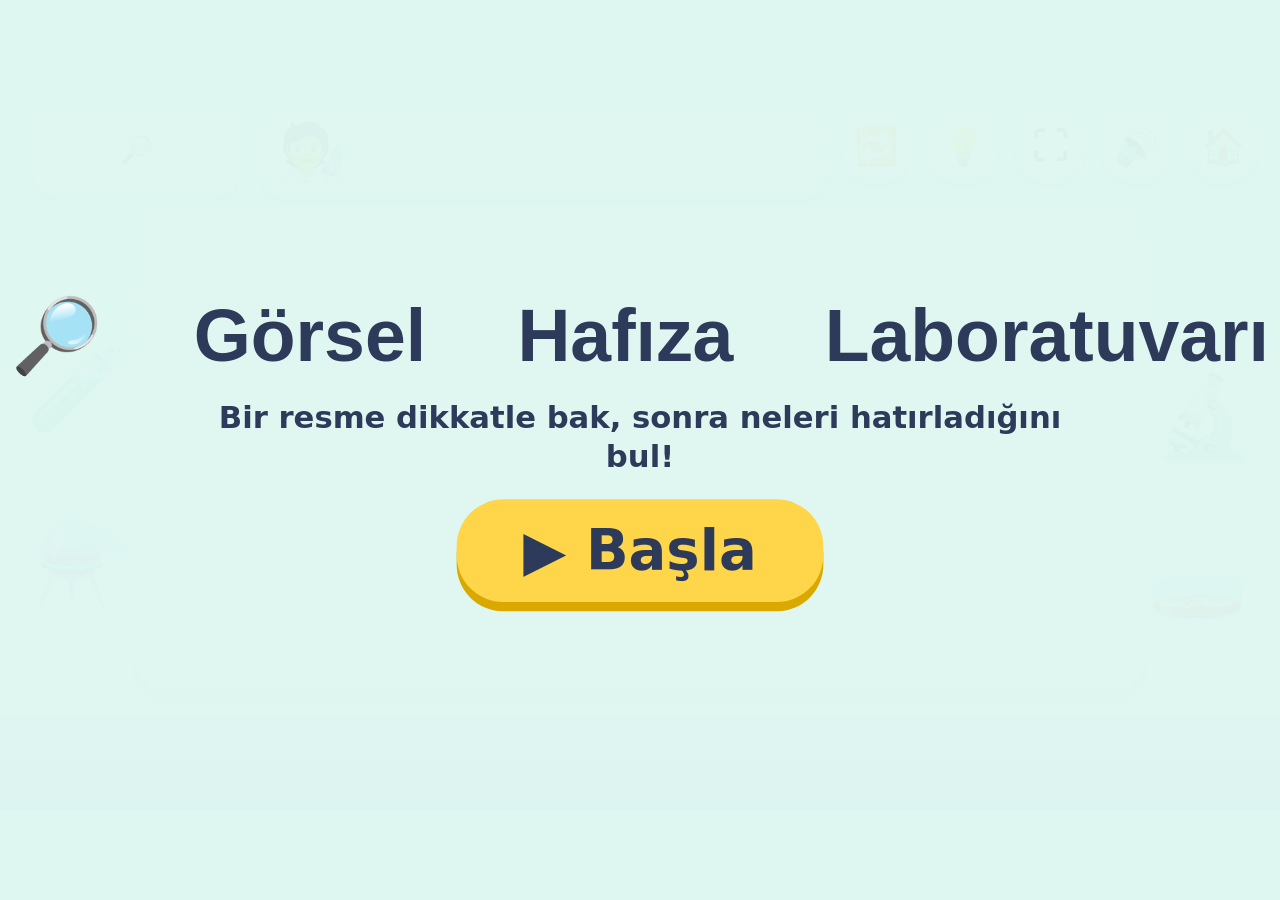
<file: görselhafiza/index.html>
<!DOCTYPE html>
<html lang="tr">
<head>
<meta charset="utf-8">
<meta name="viewport" content="width=device-width,initial-scale=1,maximum-scale=1,user-scalable=no">
<title>Görsel Hafıza Laboratuvarı</title>
<style>
*{box-sizing:border-box;-webkit-tap-highlight-color:transparent;-webkit-user-select:none;user-select:none}
html,body{margin:0;height:100%;overflow:hidden;background:#dff7f1;overscroll-behavior:none;touch-action:manipulation}
body{font-family:"Trebuchet MS","Segoe UI",system-ui,sans-serif;font-weight:800;color:#2d3a5a}
button{font-family:inherit;font-weight:800;cursor:pointer;border:0;color:inherit}
a{color:inherit;text-decoration:none}
.emo{font-family:"Apple Color Emoji","Segoe UI Emoji","Noto Color Emoji",sans-serif}

#viewport{position:fixed;inset:0;overflow:hidden;background:#dff7f1}
#stage{position:absolute;left:50%;top:50%;width:1920px;height:1080px;transform-origin:center center;overflow:hidden;
  background:
   linear-gradient(rgba(122,99,224,.08) 2px,transparent 2px) 0 0/60px 60px,
   linear-gradient(90deg,rgba(122,99,224,.08) 2px,transparent 2px) 0 0/60px 60px,
   linear-gradient(#dff7f1,#e8e4ff)}
#bench{position:absolute;left:0;right:0;bottom:0;height:150px;background:linear-gradient(#cdbfff,#b4a2f5);border-top:8px solid #fff}
.deco{position:absolute;font-size:120px;opacity:.9;animation:bobd 3.2s ease-in-out infinite alternate;pointer-events:none}
@keyframes bobd{to{transform:translateY(-14px)}}

/* üst alan */
#sign{position:absolute;left:50px;top:30px;width:310px;height:130px;background:#fff;border-radius:34px;box-shadow:0 8px 0 rgba(60,50,120,.14);
  display:flex;flex-direction:column;align-items:center;justify-content:center;gap:10px}
#sign .t{font-size:40px}
#prog{display:flex;gap:6px}
#prog span{width:26px;height:26px;border-radius:50%;background:#e4e0f7;font-size:18px;line-height:26px;text-align:center}
#prog span.on{background:#ffd54a}
#bubble{position:absolute;left:390px;top:24px;width:850px;min-height:140px;background:#fff;border-radius:40px;padding:18px 36px 18px 140px;
  box-shadow:0 8px 0 rgba(60,50,120,.14);display:flex;align-items:center;font-size:34px;line-height:1.2}
#bubble .face{position:absolute;left:26px;top:50%;transform:translateY(-50%);font-size:84px}
.rb{position:absolute;top:30px;width:110px;height:110px;border-radius:50%;background:#fff;font-size:54px;box-shadow:0 8px 0 rgba(60,50,120,.14);
  display:flex;align-items:center;justify-content:center}
.rb:active{transform:translateY(5px);box-shadow:0 3px 0 rgba(60,50,120,.14)}
#btnHome{right:30px}#btnSound{right:160px}#btnFull{right:290px}#btnHint{right:420px}#btnReplay{right:550px}
.rb.pulse{animation:pulse 1s infinite;background:#fff3b0}

/* tahta */
#board{position:absolute;left:210px;top:190px;width:1500px;height:700px;border-radius:44px;background:rgba(255,255,255,.55);
  box-shadow:0 0 0 10px #fff,0 22px 0 10px rgba(60,50,120,.14);overflow:hidden}
#view{position:absolute;inset:0}
.sc-wrap{position:relative;border-radius:30px;overflow:hidden}
.scene{position:absolute;left:0;top:0;width:1500px;height:700px;transform-origin:0 0}
.so{position:absolute;font-size:150px;line-height:1;transform:translate(-50%,-50%) rotate(var(--r,0deg));
  filter:drop-shadow(0 8px 6px rgba(0,0,0,.18));font-family:"Apple Color Emoji","Segoe UI Emoji","Noto Color Emoji",sans-serif}
.so.comp{width:380px;height:auto;font-size:0}
.so.comp svg{width:100%;height:auto;display:block}
.so.tap{cursor:pointer}
.so.glow{animation:sglow 1s ease-in-out infinite}
@keyframes sglow{50%{transform:translate(-50%,-50%) rotate(var(--r,0deg)) scale(1.22);filter:drop-shadow(0 0 30px #ffd54a) drop-shadow(0 0 12px #fff)}}
.so.shake{animation:sshake .45s}
@keyframes sshake{0%,100%{transform:translate(-50%,-50%) rotate(var(--r,0deg))}25%{transform:translate(calc(-50% - 16px),-50%) rotate(var(--r,0deg))}75%{transform:translate(calc(-50% + 16px),-50%) rotate(var(--r,0deg))}}

/* kapılar (hafızaya alma) */
#doors{position:absolute;inset:0;z-index:30;pointer-events:none}
.door{position:absolute;top:0;height:100%;width:50.5%;transition:transform .8s cubic-bezier(.6,0,.3,1);
  background:repeating-linear-gradient(135deg,#8d7bf0 0 40px,#8070e6 40px 80px)}
#doorL{left:0;transform:translateX(-101%);border-right:8px solid #fff}
#doorR{right:0;transform:translateX(101%);border-left:8px solid #fff}
#seal{position:absolute;left:50%;top:50%;font-size:200px;transform:translate(-50%,-50%) scale(0);transition:transform .5s .5s}
#doors.closed #doorL,#doors.closed #doorR{transform:none}
#doors.closed #seal{transform:translate(-50%,-50%) scale(1);animation:beat 1.2s 1s infinite}
@keyframes beat{50%{transform:translate(-50%,-50%) scale(1.15)}}

/* seçenekler */
.opts{position:absolute;inset:0;display:flex;flex-direction:column;align-items:center;justify-content:center;gap:30px}
.row{display:flex;gap:40px;justify-content:center;align-items:center}
.ask{width:120px;height:120px;border-radius:50%;background:#fff;font-size:70px;display:flex;align-items:center;justify-content:center;box-shadow:0 8px 0 rgba(60,50,120,.14)}
.ask.big{width:auto;padding:0 40px;border-radius:60px;font-size:90px}
.opt{background:#fff;border:10px solid var(--c,#7a63e0);border-radius:44px;box-shadow:0 12px 0 rgba(0,0,0,.14);cursor:pointer;
  transition:transform .15s,opacity .35s,filter .35s;display:flex;flex-direction:column;align-items:center;justify-content:center}
.opt:active{transform:translateY(8px);box-shadow:0 4px 0 rgba(0,0,0,.14)}
.opt.dim{opacity:.2;filter:grayscale(1);pointer-events:none}
.opt.pulse{animation:pulse 1s infinite}
.opt.right{background:#fff7c2;box-shadow:0 0 0 12px #ffd54a,0 0 50px #ffd54a}
.opt.shake{animation:shake .45s}
@keyframes pulse{50%{transform:scale(1.07)}}
@keyframes shake{0%,100%{margin-left:0}20%{margin-left:-14px}40%{margin-left:14px}60%{margin-left:-9px}80%{margin-left:9px}}
.card{width:420px;height:420px}
.card .e{font-size:220px;line-height:1;font-family:"Apple Color Emoji","Segoe UI Emoji","Noto Color Emoji",sans-serif}
.card svg{width:340px;height:280px}
.frm{width:330px;height:240px;padding:12px}
.frm .box{position:relative;width:100%;height:160px;border-radius:24px;background:#f4f1ff;border:6px dashed #b9b0e8}
.frm .dot{position:absolute;font-size:60px;line-height:1;transform:translate(-50%,-50%);font-family:"Apple Color Emoji","Segoe UI Emoji","Noto Color Emoji",sans-serif}
.frm .lab{font-size:38px;margin-top:10px}
.thumb{padding:6px;border-width:8px;border-radius:30px}

/* ipucu */
#peek{position:absolute;inset:0;z-index:40;background:rgba(45,58,90,.55);display:flex;align-items:center;justify-content:center;transition:opacity .3s}
#peek .pb{position:relative;border-radius:30px;overflow:hidden;box-shadow:0 0 0 10px #fff,0 0 0 18px #ffd54a}
#peek .tag{position:absolute;right:30px;top:20px;font-size:80px}

/* ödül */
#reward{position:absolute;left:0;top:0;width:1920px;height:1080px;z-index:60;display:flex;align-items:center;justify-content:center;
  pointer-events:none;background:rgba(223,247,241,.7)}
#reward .rw{font-size:380px;animation:rwpop 1.2s ease-out forwards;filter:drop-shadow(0 20px 20px rgba(0,0,0,.2))}
@keyframes rwpop{0%{transform:scale(0) rotate(-20deg)}60%{transform:scale(1.2) rotate(8deg)}100%{transform:scale(1) rotate(0)}}
.spark{position:absolute;font-size:56px;pointer-events:none;z-index:70}

/* hazır düğmesi */
#btnReady{position:absolute;left:760px;top:925px;width:400px;height:120px;border-radius:60px;background:#3ecb7a;color:#fff;font-size:56px;
  box-shadow:0 12px 0 #249a58;text-shadow:0 3px 0 rgba(0,0,0,.2);z-index:5}
#btnReady:active{transform:translateY(8px);box-shadow:0 4px 0 #249a58}

/* ekranlar */
.screen{position:absolute;inset:0;z-index:80;background:rgba(223,247,241,.97);display:flex;flex-direction:column;align-items:center;justify-content:center;gap:36px;text-align:center}
.screen h1{margin:0;font-size:110px;line-height:1.05}
.screen p{margin:0;font-size:46px;max-width:1300px;line-height:1.25}
.big{background:#ffd54a;border-radius:70px;font-size:84px;padding:28px 100px;box-shadow:0 14px 0 #d9a900}
.big:active{transform:translateY(8px);box-shadow:0 6px 0 #d9a900}
.hidden{display:none!important}
#shelf{display:flex;gap:30px;font-size:130px}
#endStars{font-size:70px;letter-spacing:6px}
</style>
</head>
<body>
<div id="viewport">
<div id="stage">
  <div id="bench"></div>
  <div class="deco emo" style="left:40px;top:380px">🧪</div>
  <div class="deco emo" style="left:50px;top:640px;animation-delay:-1s">⚗️</div>
  <div class="deco emo" style="right:40px;top:420px;animation-delay:-2s">🔬</div>
  <div class="deco emo" style="right:50px;top:660px;animation-delay:-.5s">🧫</div>

  <div id="sign"><div class="t emo">🔎</div><div id="prog"></div></div>
  <div id="bubble"><span class="face emo">🧑‍🔬</span><span id="bubbleText">&nbsp;</span></div>
  <button class="rb emo" id="btnReplay" aria-label="Tekrar dinle">🔁</button>
  <button class="rb emo" id="btnHint" aria-label="İpucu">💡</button>
  <button class="rb emo" id="btnFull" aria-label="Tam ekran">⛶</button>
  <button class="rb emo" id="btnSound" aria-label="Ses aç/kapat">🔊</button>
  <a class="rb emo" id="btnHome" href="../" aria-label="Ana menü">🏠</a>

  <div id="board">
    <div id="view"></div>
    <div id="doors"><div class="door" id="doorL"></div><div class="door" id="doorR"></div><div id="seal" class="emo">🧠</div></div>
    <div id="peek" class="hidden"></div>
  </div>
  <button id="btnReady" class="hidden" aria-label="Hazırım">✔ Hazırım</button>

  <div id="reward" class="hidden"><div class="rw emo" id="rw"></div></div>

  <div id="start" class="screen">
    <h1 class="emo">🔎 Görsel Hafıza Laboratuvarı</h1>
    <p>Bir resme dikkatle bak, sonra neleri hatırladığını bul!</p>
    <button class="big" id="btnStart">▶ Başla</button>
  </div>
  <div id="end" class="screen hidden">
    <h1>Harika iş, küçük araştırmacı!</h1>
    <div id="endStars" class="emo"></div>
    <div id="shelf" class="emo"></div>
    <button class="big" id="btnAgain">🔁 Tekrar oyna</button>
  </div>
</div>
</div>

<script>
(function(){
'use strict';
/*LOGIC_START*/
var S={epoch:0,d:0,streak:0,round:0,wrong:0,hints:0,lock:true,lastTask:null,recentThemes:[],lastTarget:null,lastComp:null,cur:null,readyRes:null,idleT:null,curPrompt:''};
var TOTAL=8;
function sh(a){a=a.slice();for(var i=a.length-1;i>0;i--){var j=Math.floor(Math.random()*(i+1));var t=a[i];a[i]=a[j];a[j]=t}return a}
function rnd(a){return a[Math.floor(Math.random()*a.length)]}
function clone(o){return JSON.parse(JSON.stringify(o))}

/* [emoji, ad, tür] */
var ITEMS={
 agac:['🌳','Ağaç','bitki'],top:['⚽','Top','nesne'],bisiklet:['🚲','Bisiklet','arac'],cicek:['🌷','Çiçek','bitki'],kelebek:['🦋','Kelebek','hayvan'],kopek:['🐕','Köpek','hayvan'],balon:['🎈','Balon','nesne'],kus:['🐦','Kuş','hayvan'],
 inek:['🐄','İnek','hayvan'],koyun:['🐑','Koyun','hayvan'],tavuk:['🐔','Tavuk','hayvan'],domuz:['🐖','Domuz','hayvan'],traktor:['🚜','Traktör','arac'],misir:['🌽','Mısır','bitki'],at:['🐴','At','hayvan'],yumurta:['🥚','Yumurta','nesne'],
 roket:['🚀','Roket','arac'],ay:['🌙','Ay','gok'],yildiz:['⭐','Yıldız','gok'],gezegen:['🪐','Gezegen','gok'],uzayli:['👽','Uzaylı','masal'],ufo:['🛸','Uçan daire','arac'],dunya:['🌍','Dünya','gok'],komet:['☄️','Kuyruklu yıldız','gok'],
 balik:['🐠','Balık','hayvan'],ahtapot:['🐙','Ahtapot','hayvan'],kaplumbaga:['🐢','Kaplumbağa','hayvan'],yengec:['🦀','Yengeç','hayvan'],kabuk:['🐚','Deniz kabuğu','nesne'],capa:['⚓','Çapa','nesne'],yunus:['🐬','Yunus','hayvan'],kopekbaligi:['🦈','Köpek balığı','hayvan'],
 ayicik:['🧸','Ayıcık','nesne'],araba:['🚗','Araba','arac'],tren:['🚂','Tren','arac'],davul:['🥁','Davul','nesne'],zar:['🎲','Zar','nesne'],trompet:['🎺','Trompet','nesne'],hediye:['🎁','Hediye','nesne'],yapboz:['🧩','Yapboz','nesne'],
 mantar:['🍄','Mantar','bitki'],tilki:['🦊','Tilki','hayvan'],baykus:['🦉','Baykuş','hayvan'],kale:['🏰','Kale','masal'],peri:['🧚','Peri','masal'],unicorn:['🦄','Tek boynuzlu at','masal'],kurbaga:['🐸','Kurbağa','hayvan'],cam:['🌲','Çam','bitki']
};
var THEMES=[
 {id:'park',bg:'radial-gradient(circle at 86% 16%,#fff6b0 0 6%,transparent 6.5%),linear-gradient(#bfe9fb 0 58%,#a8dc8b 58% 100%)',items:['agac','top','bisiklet','cicek','kelebek','kopek','balon','kus']},
 {id:'ciftlik',bg:'radial-gradient(circle at 14% 16%,#fff6b0 0 6%,transparent 6.5%),linear-gradient(#cfeaff 0 48%,#e6cf88 48% 100%)',items:['inek','koyun','tavuk','domuz','traktor','misir','at','yumurta']},
 {id:'uzay',bg:'radial-gradient(circle,#fff 0 2px,transparent 3px) 0 0/140px 120px,radial-gradient(circle,#cfd6ff 0 1.5px,transparent 2.5px) 60px 50px/190px 160px,linear-gradient(#2a3076,#0f1440)',items:['roket','ay','yildiz','gezegen','uzayli','ufo','dunya','komet']},
 {id:'deniz',bg:'radial-gradient(circle,rgba(255,255,255,.35) 0 8px,transparent 9px) 0 0/210px 170px,linear-gradient(#84d6ea,#2a7fb0)',items:['balik','ahtapot','kaplumbaga','yengec','kabuk','capa','yunus','kopekbaligi']},
 {id:'oyuncak',bg:'linear-gradient(#ffe9c7 0 68%,#d9b38c 68% 100%)',items:['ayicik','araba','tren','davul','zar','trompet','hediye','yapboz']},
 {id:'orman',bg:'radial-gradient(circle at 80% 14%,#fff0f8 0 5%,transparent 5.5%),linear-gradient(#b9a8f0 0 62%,#6fae7a 62% 100%)',items:['mantar','tilki','baykus','kale','peri','unicorn','kurbaga','cam']}
];
/* birleşik (parçalı) nesneler */
var COMPS={
 araba:{gen:'Arabanın',vb:'0 0 200 120',
  base:'<rect x="20" y="55" width="160" height="36" rx="12" fill="#ef6f6c"/><path d="M52 56 L72 26 H128 L150 56 Z" fill="#d9544f"/>',
  parts:{
   cam:{vb:'58 26 84 34',svg:'<path d="M66 54 L80 33 H120 L134 54 Z" fill="#bfe9fb" stroke="#33425e" stroke-width="3"/>'},
   far:{vb:'158 56 28 28',svg:'<circle cx="172" cy="70" r="9" fill="#ffd54a" stroke="#c4901d" stroke-width="3"/>'},
   tekerlek:{vb:'32 69 46 46',svg:'<circle cx="55" cy="92" r="18" fill="#34466b"/><circle cx="55" cy="92" r="7" fill="#ffd54a"/><circle cx="145" cy="92" r="18" fill="#34466b"/><circle cx="145" cy="92" r="7" fill="#ffd54a"/>'}}},
 ev:{gen:'Evin',vb:'0 0 200 140',
  base:'<rect x="45" y="62" width="110" height="64" fill="#fff0c9" stroke="#c9a86a" stroke-width="3"/>',
  parts:{
   cati:{vb:'26 8 148 62',svg:'<polygon points="32,64 100,14 168,64" fill="#ef6f6c" stroke="#c9514e" stroke-width="3"/>'},
   kapi:{vb:'80 84 42 46',svg:'<rect x="88" y="90" width="26" height="36" rx="4" fill="#9a6a3a"/><circle cx="108" cy="109" r="2.5" fill="#ffd54a"/>'},
   baca:{vb:'120 22 32 46',svg:'<rect x="128" y="28" width="16" height="36" fill="#8f98a8" stroke="#6b7385" stroke-width="2"/>'}}},
 robot:{gen:'Robotun',vb:'0 -4 200 144',
  base:'<rect x="62" y="62" width="76" height="62" rx="10" fill="#9fb6d8" stroke="#5b73a3" stroke-width="3"/><rect x="68" y="24" width="64" height="38" rx="10" fill="#b9cbe6" stroke="#5b73a3" stroke-width="3"/><rect x="76" y="124" width="14" height="12" fill="#5b73a3"/><rect x="110" y="124" width="14" height="12" fill="#5b73a3"/>',
  parts:{
   anten:{vb:'84 -2 32 32',svg:'<line x1="100" y1="24" x2="100" y2="8" stroke="#5b73a3" stroke-width="4"/><circle cx="100" cy="6" r="6" fill="#ef6f6c"/>'},
   kol:{vb:'30 62 32 56',svg:'<rect x="36" y="68" width="20" height="44" rx="9" fill="#9fb6d8" stroke="#5b73a3" stroke-width="3"/><rect x="144" y="68" width="20" height="44" rx="9" fill="#9fb6d8" stroke="#5b73a3" stroke-width="3"/>'},
   goz:{vb:'74 30 52 26',svg:'<circle cx="88" cy="43" r="9" fill="#fff"/><circle cx="88" cy="43" r="4" fill="#33425e"/><circle cx="112" cy="43" r="9" fill="#fff"/><circle cx="112" cy="43" r="4" fill="#33425e"/>'}}}
};
var CARD=['sol','sag','ust','alt'],CORN=['ust-sol','ust-sag','alt-sol','alt-sag'];
var ALLSLOTS=['orta'].concat(CARD,CORN);
var SLOTS={orta:[750,350],sol:[230,350],sag:[1270,350],ust:[750,120],alt:[750,580],'ust-sol':[230,120],'ust-sag':[1270,120],'alt-sol':[230,580],'alt-sag':[1270,580]};
var SLOT_TR={sol:'Sol',sag:'Sağ',ust:'Üst',alt:'Alt'};
var FRAMEPOS={sol:[17,50],sag:[83,50],ust:[50,26],alt:[50,74]};
var TASKS_BY_D=[['A','B'],['A','B','C','D'],['A','B','C','D','E','F'],['A','B','C','D','E','F']];

function compSvg(type,hide){
  var c=COMPS[type],h='<svg viewBox="'+c.vb+'" xmlns="http://www.w3.org/2000/svg">'+c.base;
  Object.keys(c.parts).forEach(function(k){if(k!==hide)h+=c.parts[k].svg});
  return h+'</svg>';
}
function partSvg(type,key){
  var c=COMPS[type],h='<svg viewBox="'+c.vb+'" xmlns="http://www.w3.org/2000/svg"><g opacity=".16">'+c.base;
  Object.keys(c.parts).forEach(function(k){h+=c.parts[k].svg});
  return h+'</g>'+c.parts[key].svg+'</svg>';
}

function pickSlots(n,o){
  o=o||{};
  var cards=sh(CARD),others=sh(o.noOrta?CORN:['orta'].concat(CORN));
  var lo=Math.max(o.cardMin||0,n-others.length),hi=Math.min(o.cardMax==null?4:o.cardMax,n,4);
  var kc=lo<=hi?lo+Math.floor(Math.random()*(hi-lo+1)):Math.min(4,n);
  return cards.slice(0,kc).concat(others.slice(0,n-kc));
}
function buildScene(theme,n,o){
  o=o||{};
  var items=sh(theme.items).slice(0,n),slots=pickSlots(items.length,{noOrta:!!o.comp,cardMin:o.cardMin,cardMax:o.cardMax});
  var sc={theme:{id:theme.id,bg:theme.bg},objs:[],comp:null};
  items.forEach(function(id,i){sc.objs.push({id:id,slot:slots[i],rot:Math.round((Math.random()*10-5)*10)/10,jx:Math.round(Math.random()*50-25),jy:Math.round(Math.random()*40-20)})});
  if(o.comp)sc.comp={type:o.comp,hide:rnd(Object.keys(COMPS[o.comp].parts))};
  return sc;
}
function freePool(sc,kind){
  var used={};sc.objs.forEach(function(o){used[o.id]=1});
  var all=Object.keys(ITEMS).filter(function(k){return !used[k]});
  if(kind){var same=all.filter(function(k){return ITEMS[k][2]===kind});if(same.length>=2)return same}
  return all;
}
function freeDiff(sc,kind){
  var f=freePool(sc).filter(function(k){return ITEMS[k][2]!==kind});
  return f.length>=2?f:freePool(sc);
}
function pickNew(sc,oldId,d){
  var k=ITEMS[oldId][2];
  if(d>=3)return rnd(freePool(sc,k).filter(function(x){return x!==oldId}));
  if(d<=1)return rnd(freeDiff(sc,k));
  return rnd(freePool(sc));
}
function pickTarget(sc,fn){
  var c=sc.objs.filter(fn||function(){return true});
  var p=c.filter(function(o){return o.id!==S.lastTarget});
  var t=rnd(p.length?p:c);S.lastTarget=t.id;return t;
}
function pickTask(d){
  var a=TASKS_BY_D[d].filter(function(t){return t!==S.lastTask});
  var t=rnd(a);S.lastTask=t;return t;
}
function pickTheme(){
  var c=THEMES.filter(function(t){return S.recentThemes.indexOf(t.id)<0});
  var t=rnd(c);S.recentThemes.push(t.id);if(S.recentThemes.length>2)S.recentThemes.shift();return t;
}
function pickComp(){
  var c=Object.keys(COMPS).filter(function(k){return k!==S.lastComp});
  var t=rnd(c);S.lastComp=t;return t;
}
function variations(sc,d){
  var res=[],usedIds={};
  sh(['replace','swap','move']).forEach(function(t){
    var v=clone(sc),i;
    if(t==='replace'){
      i=Math.floor(Math.random()*v.objs.length);var o=v.objs[i];usedIds[i]=1;
      o.id=pickNew(sc,o.id,d);
    }else if(t==='swap'){
      var idx=sh(v.objs.map(function(_,k){return k}));
      var x=v.objs[idx[0]],y=v.objs[idx[1]],tmp=x.slot;x.slot=y.slot;y.slot=tmp;
    }else{
      var used={};v.objs.forEach(function(o){used[o.slot]=1});
      var free=ALLSLOTS.filter(function(s){return !used[s]});
      if(!free.length)return;
      rnd(v.objs).slot=rnd(free);
    }
    res.push(v);
  });
  return res;
}
function sig(sc){return JSON.stringify(sc.objs.map(function(o){return o.id+'@'+o.slot}).sort())}

function makeRound(){
  var d=S.d,type=pickTask(d),theme=pickTheme();
  var n=[3,5,(Math.random()<0.5?7:8),8][d];
  var o={};
  if(type==='B')o.cardMin=1;
  if(type==='F'){o.cardMin=1;o.cardMax=3}
  if(type==='C')o.comp=pickComp();
  var sc=buildScene(theme,n,o);
  var r={type:type,d:d,orig:sc,opts:[]};
  var t,k;
  if(type==='A'){
    t=pickTarget(sc);k=ITEMS[t.id][2];
    var cand=d>=3?freePool(sc,k):(d===0?freeDiff(sc,k):freePool(sc));
    cand=cand.filter(function(x){return x!==t.id});
    var ds=sh(cand).slice(0,2);
    r.targetId=t.id;r.peekId=t.id;
    r.opts=sh([{item:t.id,ok:true},{item:ds[0],ok:false},{item:ds[1],ok:false}]);
    r.prompt='Az önce gördüğümüz resimde hangisi vardı?';
  }else if(type==='B'){
    t=pickTarget(sc,function(x){return CARD.indexOf(x.slot)>=0});
    var others=sh(CARD.filter(function(s){return s!==t.slot})).slice(0,d===0?2:3);
    r.targetId=t.id;r.peekId=t.id;r.cslot=t.slot;
    r.opts=sh([{slot:t.slot,ok:true}].concat(others.map(function(s){return{slot:s,ok:false}})));
    r.prompt=ITEMS[t.id][1]+' neredeydi? Bir düşün bakalım.';
  }else if(type==='C'){
    var ct=sc.comp.type,keys=Object.keys(COMPS[ct].parts);
    var pres=rnd(keys.filter(function(x){return x!==sc.comp.hide}));
    var ot=rnd(Object.keys(COMPS).filter(function(x){return x!==ct}));
    var op=rnd(Object.keys(COMPS[ot].parts));
    r.peekId='comp';
    r.opts=sh([{comp:ct,part:pres,ok:true},{comp:ct,part:sc.comp.hide,ok:false},{comp:ot,part:op,ok:false}]);
    r.prompt=COMPS[ct].gen+' hangi parçası vardı?';
  }else if(type==='D'){
    var vs=variations(sc,d);
    r.opts=sh([{scene:sc,ok:true}].concat(vs.map(function(v){return{scene:v,ok:false}})));
    r.prompt='Hangisi gördüğümüz resmin aynısı?';
  }else if(type==='E'){
    var old=rnd(sc.objs),nid=pickNew(sc,old.id,d),sw=clone(sc);
    sw.objs.forEach(function(x){if(x.id===old.id)x.id=nid});
    r.shown=sw;r.newId=nid;r.peekId=old.id;
    r.prompt='Resim biraz değişti! Yeni gelen hangisi? Dokunarak göster.';
  }else{
    t=pickTarget(sc,function(x){return CARD.indexOf(x.slot)>=0});
    var occ={};sc.objs.forEach(function(x){occ[x.slot]=1});
    var empty=CARD.filter(function(s){return !occ[s]});
    var to=rnd(empty),sw2=clone(sc);
    sw2.objs.forEach(function(x){if(x.id===t.id)x.slot=to});
    var oth=sh(CARD.filter(function(s){return s!==t.slot})).slice(0,3);
    r.shown=sw2;r.movedId=t.id;r.peekId=t.id;r.from=t.slot;r.to=to;
    r.opts=sh([{slot:t.slot,ok:true}].concat(oth.map(function(s){return{slot:s,ok:false}})));
    r.prompt='Bak, '+ITEMS[t.id][1].toLocaleLowerCase('tr')+' başka yere geçti! Önce neredeydi?';
  }
  return r;
}
function adapt(){
  if(S.wrong===0&&S.hints===0){S.streak++;if(S.streak>=2&&S.d<3){S.d++;S.streak=0}}
  else{S.streak=0;if(S.wrong>=2&&S.d>0)S.d--}
}
/*LOGIC_END*/

/* ---------- ARAÇLAR ---------- */
var $=function(s){return document.querySelector(s)};
var stage=$('#stage'),view=$('#view'),bubbleText=$('#bubbleText'),doors=$('#doors'),peekEl=$('#peek'),btnReady=$('#btnReady'),btnHint=$('#btnHint');
var scale=1;
function fit(){scale=Math.min(window.innerWidth/1920,window.innerHeight/1080);stage.style.transform='translate(-50%,-50%) scale('+scale+')'}
window.addEventListener('resize',fit);fit();
document.addEventListener('contextmenu',function(e){e.preventDefault()});
function wait(ms){return new Promise(function(r){setTimeout(r,ms)})}
function mk(tag,cls,html){var e=document.createElement(tag);if(cls)e.className=cls;if(html!=null)e.innerHTML=html;return e}
var COLORS=['#ef6f6c','#2bb3a3','#f2b632','#7a63e0'];

/* ---------- SES ---------- */
var soundOn=true,ttsOk='speechSynthesis' in window,voice=null,ac=null;
function loadVoice(){
  if(!ttsOk)return;
  try{
    var v=speechSynthesis.getVoices(),best=null,bs=-1;
    for(var i=0;i<v.length;i++){
      var x=v[i];if(!x.lang||x.lang.toLowerCase().indexOf('tr')!==0)continue;
      var nm=(x.name||'').toLowerCase(),sc=1;
      if(/natural|neural|online|enhanced|premium|siri|google|yelda|filiz|emel/.test(nm))sc+=2;
      if(sc>bs){bs=sc;best=x}
    }
    voice=best;
  }catch(e){}
}
if(ttsOk){loadVoice();try{speechSynthesis.onvoiceschanged=loadVoice}catch(e){}}
function audio(){try{ac=ac||new (window.AudioContext||window.webkitAudioContext)();if(ac.state==='suspended')ac.resume()}catch(e){ac=null}return ac}
function tone(f,d,t0,type,vol,f2){var a=audio();if(!a||!soundOn)return;try{var o=a.createOscillator(),g=a.createGain();o.type=type||'sine';o.frequency.setValueAtTime(f,a.currentTime+t0);if(f2)o.frequency.linearRampToValueAtTime(f2,a.currentTime+t0+d);g.gain.setValueAtTime(vol||.1,a.currentTime+t0);g.gain.exponentialRampToValueAtTime(.001,a.currentTime+t0+d);o.connect(g);g.connect(a.destination);o.start(a.currentTime+t0);o.stop(a.currentTime+t0+d)}catch(e){}}
function chime(){tone(523,.28,0,'sine',.12);tone(659,.28,.12,'sine',.12);tone(784,.5,.24,'sine',.12);tone(1047,.6,.38,'sine',.08)}
function softNo(){tone(330,.25,0,'sine',.06,280)}
function whoosh(){var a=audio();if(!a||!soundOn)return;try{var n=Math.floor(a.sampleRate*.5),b=a.createBuffer(1,n,a.sampleRate),d=b.getChannelData(0);for(var i=0;i<n;i++)d[i]=(Math.random()*2-1)*Math.sin(Math.PI*i/n);var s=a.createBufferSource();s.buffer=b;var f=a.createBiquadFilter();f.type='bandpass';f.frequency.value=700;var g=a.createGain();g.gain.value=.12;s.connect(f);f.connect(g);g.connect(a.destination);s.start()}catch(e){}}
function fanfare(){tone(523,.2,0,'triangle',.12);tone(659,.2,.18,'triangle',.12);tone(784,.2,.36,'triangle',.12);tone(1047,.7,.54,'triangle',.14)}

var L={
 intro:'Merhaba küçük araştırmacı! Hazır mısın? Bir resme çok dikkatli bakacağız. Sonra bakalım neleri hatırlayabileceksin!',
 look:['Resme dikkatlice bak. Neler var? Hazır olunca yeşil düğmeye dokun.','Gözlerini çalıştır! Her yere tek tek bak. Hazır olunca düğmeye dokun.','Acele etme, istediğin kadar bakabilirsin. Hazır olunca yeşil düğmeye dokun.'],
 hide:['Şimdi resim biraz saklanacak. Bakalım neleri hatırlıyorsun!','Resim saklandı! Şimdi hafızanı çalıştıralım.','Hop! Resim kayboldu. Neler hatırlıyorsun, bir bakalım.'],
 ok:['Çok güzel hatırladın!','Harika! Gözlerin gerçekten iyi çalışıyor!','Bravo küçük araştırmacı!','Evet, tam öyleydi!','Süper hatırladın!'],
 retry:['Hmm, biraz daha düşünelim.','Bir daha bakalım, sence hangisi olabilir?','Olabilir ama bir de diğerlerine bakalım.'],
 offer:['Bir ipucu ister misin? Lambaya dokunabilirsin.','Zor mu geldi? Küçük bir ipucu alabilirsin.'],
 peek:['Resmi hatırlamak için küçük bir ipucu verelim. Dikkatli bak!','Hadi resme bir kez daha göz atalım.'],
 reveal:'Hadi birlikte bakalım. Doğru olan parlıyor!',
 end:'Tebrikler küçük araştırmacı! Bugün gözlerin ve hafızan çok iyi çalıştı!'
};
function pickOf(a){var i,n=0;do{i=Math.floor(Math.random()*a.length);n++}while(a.length>1&&i===a._l&&n<10);a._l=i;return a[i]}
function say(text){
  S.curPrompt=text;
  bubbleText.textContent=text;
  return new Promise(function(res){
    var done=false,est=900+text.length*75,tm=null;
    function fin(){if(!done){done=true;clearTimeout(tm);res()}}
    if(!soundOn||!ttsOk){tm=setTimeout(fin,est);return}
    tm=setTimeout(fin,est*2.2);
    try{
      speechSynthesis.cancel();
      setTimeout(function(){
        if(done)return;
        var u=new SpeechSynthesisUtterance(text);
        u.lang='tr-TR';if(voice)u.voice=voice;u.rate=.92;u.pitch=1.05;
        u.onend=fin;u.onerror=fin;
        try{speechSynthesis.speak(u)}catch(e){fin()}
      },40);
    }catch(e){fin()}
  });
}
function stopSpeech(){if(ttsOk){try{speechSynthesis.cancel()}catch(e){}}}

/* ---------- SAHNE ÇİZİMİ ---------- */
function sceneEl(sc,k){
  var w=mk('div','sc-wrap');w.style.width=(1500*k)+'px';w.style.height=(700*k)+'px';
  if(k<1)w.style.borderRadius=(30*k+6)+'px';
  var s=mk('div','scene');s.style.background=sc.theme.bg;s.style.transform='scale('+k+')';
  sc.objs.forEach(function(o){
    var d=mk('div','so');d.dataset.id=o.id;d.dataset.slot=o.slot;
    d.style.left=(SLOTS[o.slot][0]+o.jx)+'px';d.style.top=(SLOTS[o.slot][1]+o.jy)+'px';
    d.style.setProperty('--r',o.rot+'deg');d.textContent=ITEMS[o.id][0];s.appendChild(d);
  });
  if(sc.comp){
    var c=mk('div','so comp',compSvg(sc.comp.type,sc.comp.hide));c.dataset.id='comp';
    c.style.left=SLOTS.orta[0]+'px';c.style.top=SLOTS.orta[1]+'px';s.appendChild(c);
  }
  w.appendChild(s);return w;
}
function glowId(el,id){var n=el.querySelector('[data-id="'+id+'"]');if(n)n.classList.add('glow')}

/* ---------- OYUN DURUMU ---------- */
function buildProgress(){var p=$('#prog');p.innerHTML='';for(var i=0;i<TOTAL;i++)p.appendChild(mk('span'))}
function markProgress(i){var s=$('#prog').children[i];if(s){s.className='on emo';s.textContent='⭐'}}
function clearIdle(){if(S.idleT){clearTimeout(S.idleT);S.idleT=null}btnHint.classList.remove('pulse')}
function startIdle(){
  clearIdle();
  var my=S.epoch;
  S.idleT=setTimeout(function(){
    if(my!==S.epoch||S.lock)return;
    btnHint.classList.add('pulse');
    say(pickOf(L.offer));
    startIdle();btnHint.classList.add('pulse');
  },14000);
}
function openBoard(){doors.classList.remove('closed')}
async function closeBoard(){
  var my=S.epoch;doors.classList.add('closed');whoosh();
  await wait(900);if(my!==S.epoch)return;
  view.innerHTML='';
}

async function runRound(){
  var my=S.epoch,r=makeRound();
  S.cur=r;S.wrong=0;S.hints=0;S.lock=true;clearIdle();
  peekEl.classList.add('hidden');
  /* 1. İNCELE */
  view.innerHTML='';view.appendChild(sceneEl(r.orig,1));
  openBoard();
  btnReady.classList.remove('hidden');
  var ready=new Promise(function(res){S.readyRes=res});
  say(pickOf(L.look));
  await ready;if(my!==S.epoch)return;
  btnReady.classList.add('hidden');
  /* 2. HAFIZADA TUT */
  await closeBoard();if(my!==S.epoch)return;
  var sp=say(pickOf(L.hide));
  showTask(r);
  await Promise.all([sp,wait(1800)]);if(my!==S.epoch)return;
  /* 3. HATIRLA VE BUL */
  openBoard();
  await wait(800);if(my!==S.epoch)return;
  await say(r.prompt);if(my!==S.epoch)return;
  S.lock=false;startIdle();
}

function opt(cls,color,ok,html,extra){
  var e=mk('div','opt '+cls,html);e.style.setProperty('--c',color);e.dataset.ok=ok?'1':'0';
  e.addEventListener('click',function(){onOpt(e)});return e;
}
function showTask(r){
  view.innerHTML='';
  var box=mk('div','opts');view.appendChild(box);
  var row;
  if(r.type==='A'){
    box.appendChild(mk('div','ask emo','🤔'));
    row=mk('div','row');
    r.opts.forEach(function(o,i){row.appendChild(opt('card',COLORS[i],o.ok,'<div class="e">'+ITEMS[o.item][0]+'</div>'))});
    box.appendChild(row);
  }else if(r.type==='B'||r.type==='F'){
    var tid=r.targetId||r.movedId;
    if(r.type==='B'){box.appendChild(mk('div','ask big emo',ITEMS[tid][0]+' ❓'))}
    else{
      var sw=sceneEl(r.shown,.5);glowId(sw,r.movedId);box.appendChild(sw);
    }
    row=mk('div','row');
    r.opts.forEach(function(o,i){
      var p=FRAMEPOS[o.slot];
      row.appendChild(opt('frm',COLORS[i],o.ok,'<div class="box"><span class="dot" style="left:'+p[0]+'%;top:'+p[1]+'%">'+ITEMS[tid][0]+'</span></div><div class="lab">'+SLOT_TR[o.slot]+'</div>'));
    });
    box.appendChild(row);
  }else if(r.type==='C'){
    box.appendChild(mk('div','ask emo','🤔'));
    row=mk('div','row');
    r.opts.forEach(function(o,i){row.appendChild(opt('card',COLORS[i],o.ok,partSvg(o.comp,o.part)))});
    box.appendChild(row);
  }else if(r.type==='D'){
    var g=mk('div','row'),g2=mk('div','row');
    r.opts.forEach(function(o,i){
      var e=opt('thumb',COLORS[i],o.ok,'');e.appendChild(sceneEl(o.scene,.4));
      (i<2?g:g2).appendChild(e);
    });
    box.style.gap='24px';box.appendChild(g);box.appendChild(g2);
  }else{
    view.innerHTML='';
    var el=sceneEl(r.shown,1);
    Array.prototype.forEach.call(el.querySelectorAll('.so:not(.comp)'),function(n){
      n.classList.add('tap');n.addEventListener('click',function(){onTapObj(n)});
    });
    view.appendChild(el);
  }
}

function onOpt(el){
  if(S.lock||el.classList.contains('dim'))return;
  if(el.dataset.ok==='1')correct(el);else wrong(el);
}
function onTapObj(n){
  if(S.lock)return;
  if(n.dataset.id===S.cur.newId)correct(n);else wrong(n);
}
function remaining(){return Array.prototype.filter.call(view.querySelectorAll('.opt'),function(x){return !x.classList.contains('dim')})}

async function wrong(el){
  var my=S.epoch;
  S.wrong++;softNo();clearIdle();
  el.classList.remove('shake');void el.offsetWidth;el.classList.add('shake');
  var isOpt=el.classList.contains('opt');
  if(isOpt)setTimeout(function(){el.classList.add('dim');var rem=remaining();if(rem.length===1)rem[0].classList.add('pulse')},450);
  if(S.wrong===2){await giveHint(true);return}
  if(S.wrong>=3&&S.cur.type==='E'){
    glowId(view,S.cur.newId);
    await say(L.reveal);if(my!==S.epoch)return;
    startIdle();return;
  }
  await say(pickOf(L.retry));if(my!==S.epoch)return;
  startIdle();
}

async function giveHint(auto){
  var my=S.epoch,r=S.cur;
  if(S.lock&&!auto)return;
  S.lock=true;clearIdle();S.hints++;
  peekEl.innerHTML='';
  var pb=mk('div','pb'),sc=sceneEl(r.orig,.72);
  if(r.peekId)glowId(sc,r.peekId);
  pb.appendChild(sc);pb.appendChild(mk('div','tag emo','🔎'));peekEl.appendChild(pb);
  peekEl.classList.remove('hidden');
  await say(pickOf(L.peek));if(my!==S.epoch)return;
  await wait(2200);if(my!==S.epoch)return;
  peekEl.classList.add('hidden');
  if(S.wrong>=3&&r.type==='E')glowId(view,r.newId);
  S.lock=false;startIdle();
}

async function correct(el){
  var my=S.epoch,r=S.cur;
  S.lock=true;clearIdle();
  if(el.classList.contains('opt')){
    Array.prototype.forEach.call(view.querySelectorAll('.opt'),function(x){x.classList.remove('pulse');if(x!==el)x.classList.add('dim')});
    el.classList.add('right');
  }else{el.classList.add('glow')}
  chime();burst(el);markProgress(S.round);
  await say(pickOf(L.ok));if(my!==S.epoch)return;
  await wait(500);if(my!==S.epoch)return;
  adapt();S.round++;
  var rw=null;
  if(S.round===3)rw=['🔬','Çok güzel! Sana bir araştırmacı rozeti veriyorum.'];
  else if(S.round===5)rw=['🧪','Bak, sana renkli bir deney tüpü! Harika gidiyorsun.'];
  if(rw){await reward(rw[0],rw[1]);if(my!==S.epoch)return}
  if(S.round>=TOTAL){await finish();return}
  runRound();
}

async function reward(emoji,text){
  var my=S.epoch,box=$('#reward');
  $('#rw').textContent=emoji;box.classList.remove('hidden');fanfare();
  await say(text);if(my!==S.epoch)return;
  await wait(900);
  box.classList.add('hidden');
}
async function finish(){
  var my=S.epoch;
  await reward('🏆','Hafıza madalyası senin!');if(my!==S.epoch)return;
  $('#endStars').textContent='⭐⭐⭐⭐⭐⭐⭐⭐';
  $('#shelf').textContent='🔬 🧪 🏆';
  $('#end').classList.remove('hidden');
  say(L.end);
}

function burst(el){
  var s=el.getBoundingClientRect(),st=stage.getBoundingClientRect();
  var x=((s.left+s.width/2)-st.left)/scale,y=((s.top+s.height/2)-st.top)/scale;
  var set=['⭐','✨','🌟'];
  for(var i=0;i<14;i++){
    var p=mk('div','spark emo',set[Math.floor(Math.random()*set.length)]);
    p.style.left=x+'px';p.style.top=y+'px';stage.appendChild(p);
    var a=Math.PI*2*i/14,d=170+Math.random()*120;
    var an=p.animate([{transform:'translate(0,0) scale(.4)',opacity:1},{transform:'translate('+Math.cos(a)*d+'px,'+Math.sin(a)*d+'px) scale(1.2)',opacity:0}],{duration:900,easing:'ease-out'});
    an.onfinish=(function(e){return function(){e.remove()}})(p);
  }
}

/* ---------- BAŞLAT / DÜĞMELER ---------- */
async function startGame(){
  S.epoch++;var my=S.epoch;
  stopSpeech();clearIdle();
  S.d=0;S.streak=0;S.round=0;S.wrong=0;S.hints=0;S.lock=true;S.lastTask=null;S.recentThemes=[];S.lastTarget=null;S.lastComp=null;S.cur=null;S.readyRes=null;
  buildProgress();
  $('#start').classList.add('hidden');$('#end').classList.add('hidden');$('#reward').classList.add('hidden');
  peekEl.classList.add('hidden');btnReady.classList.add('hidden');
  view.innerHTML='';openBoard();
  await say(L.intro);if(my!==S.epoch)return;
  runRound();
}
$('#btnStart').addEventListener('click',function(){audio();startGame()});
$('#btnAgain').addEventListener('click',function(){audio();startGame()});
btnReady.addEventListener('click',function(){if(S.readyRes){var f=S.readyRes;S.readyRes=null;f()}});
btnHint.addEventListener('click',function(){btnHint.classList.remove('pulse');if(!S.lock&&S.cur)giveHint(false)});
$('#btnReplay').addEventListener('click',function(){if(S.curPrompt)say(S.curPrompt)});
$('#btnSound').addEventListener('click',function(){
  soundOn=!soundOn;this.textContent=soundOn?'🔊':'🔇';
  if(!soundOn)stopSpeech();else audio();
});
$('#btnFull').addEventListener('click',function(){
  try{
    var d=document,el=d.documentElement;
    if(!d.fullscreenElement&&!d.webkitFullscreenElement){(el.requestFullscreen||el.webkitRequestFullscreen).call(el)}
    else{(d.exitFullscreen||d.webkitExitFullscreen).call(d)}
  }catch(e){}
});
})();
</script>
</body>
</html>
</file>
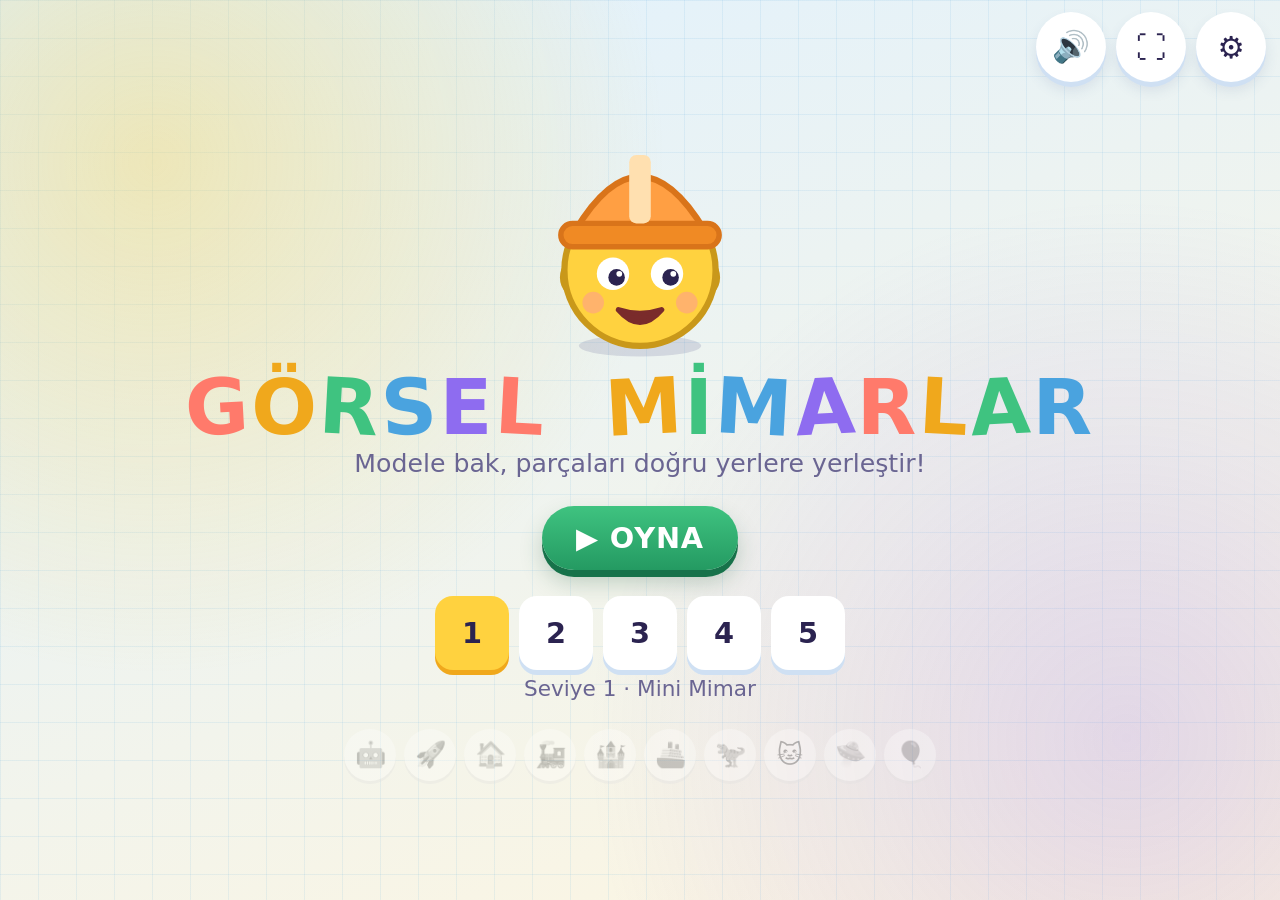
<file: görselmimar/index.html>
<!DOCTYPE html>
<html lang="tr">
<head>
<meta charset="utf-8">
<meta name="viewport" content="width=device-width, initial-scale=1, viewport-fit=cover">
<title>Görsel Mimarlar</title>
<style>
  :root {
    --bg1: #dff1ff; --bg2: #fff6df;
    --ink: #2b2350; --muted: #6a6592;
    --card: #ffffff; --line: #cfe0f3;
    --sun: #ffd23f; --sun-deep: #f0a81c;
    --mint: #3fc380; --mint-deep: #249a62;
    --coral: #ff7a6b; --sky: #4aa3df; --grape: #8e6cf0;
    --font: ui-rounded, "Arial Rounded MT Bold", "Trebuchet MS", "Segoe UI", system-ui, sans-serif;
  }
  *, *::before, *::after { box-sizing: border-box; }
  html, body { height: 100%; margin: 0; overflow: hidden; }
  body {
    font-family: var(--font); color: var(--ink);
    background: linear-gradient(160deg, var(--bg1), var(--bg2));
    -webkit-tap-highlight-color: transparent; user-select: none; -webkit-user-select: none;
  }
  button { font: inherit; color: inherit; cursor: pointer; border: 0; }
  button:focus-visible { outline: 4px solid var(--grape); outline-offset: 3px; }
  #app { position: fixed; inset: 0; padding-top: env(safe-area-inset-top, 0px); padding-bottom: env(safe-area-inset-bottom, 0px); }
  .screen { position: absolute; inset: 0; display: flex; flex-direction: column; }
  .screen[hidden] { display: none; }

  /* ---------- Büyük düğmeler ---------- */
  .btn {
    min-height: 64px; padding: 0 34px; border-radius: 999px;
    font-weight: 800; font-size: clamp(1.2rem, 3.2vmin, 2rem); letter-spacing: .03em;
    color: #fff; background: linear-gradient(var(--mint), var(--mint-deep));
    box-shadow: 0 7px 0 #17724a, 0 12px 22px rgba(30, 90, 60, .25);
    transition: transform .12s, box-shadow .12s;
  }
  .btn:active { transform: translateY(5px); box-shadow: 0 2px 0 #17724a; }
  .btn.sun { color: #4a3300; background: linear-gradient(#ffe27a, var(--sun-deep)); box-shadow: 0 7px 0 #b97a0c, 0 12px 22px rgba(160, 110, 10, .25); }
  .btn.sun:active { box-shadow: 0 2px 0 #b97a0c; }
  .btn.ghost { color: var(--ink); background: #fff; box-shadow: 0 5px 0 var(--line), 0 8px 16px rgba(60, 80, 140, .12); }
  .btn.ghost:active { box-shadow: 0 1px 0 var(--line); }
  .icon-btn {
    width: clamp(52px, 8vmin, 70px); height: clamp(52px, 8vmin, 70px); border-radius: 50%;
    background: #fff; font-size: clamp(1.3rem, 3.4vmin, 1.9rem);
    box-shadow: 0 5px 0 var(--line), 0 8px 14px rgba(60, 80, 140, .12);
  }
  .icon-btn:active { transform: translateY(3px); box-shadow: 0 1px 0 var(--line); }

  /* ---------- Menü ---------- */
  #menu { align-items: center; justify-content: center; text-align: center; padding: 16px; overflow: auto;
    background:
      radial-gradient(circle at 12% 18%, rgba(255, 210, 63, .35), transparent 38%),
      radial-gradient(circle at 88% 82%, rgba(142, 108, 240, .22), transparent 40%),
      linear-gradient(rgba(74, 163, 223, .10) 1px, transparent 1px) 0 0 / 38px 38px,
      linear-gradient(90deg, rgba(74, 163, 223, .10) 1px, transparent 1px) 0 0 / 38px 38px; }
  .menu-top { position: absolute; top: calc(env(safe-area-inset-top, 0px) + 12px); right: 14px; display: flex; gap: 10px; }
  .menu-mascot { width: clamp(120px, 24vmin, 240px); animation: bob 3.2s ease-in-out infinite; }
  @keyframes bob { 0%,100% { transform: translateY(0); } 50% { transform: translateY(-8px); } }
  h1.logo { margin: 4px 0 2px; font-size: clamp(2.1rem, 8.6vmin, 5.2rem); line-height: 1.02; letter-spacing: .03em; }
  h1.logo span { display: inline-block; }
  .tag { margin: 0 0 clamp(14px, 3.4vmin, 28px); font-size: clamp(1.05rem, 2.8vmin, 1.7rem); color: var(--muted); }
  .levels { display: flex; flex-wrap: wrap; justify-content: center; gap: 10px; margin: clamp(14px, 3vmin, 26px) 0 6px; }
  .lv {
    width: clamp(52px, 8.4vmin, 74px); height: clamp(52px, 8.4vmin, 74px); border-radius: 18px;
    background: #fff; font-weight: 800; font-size: clamp(1.2rem, 3.2vmin, 1.8rem);
    box-shadow: 0 5px 0 var(--line);
  }
  .lv[aria-pressed="true"] { background: var(--sun); box-shadow: 0 5px 0 var(--sun-deep); }
  .lv-name { min-height: 1.6em; color: var(--muted); font-size: clamp(1rem, 2.4vmin, 1.4rem); margin-bottom: 8px; }
  .shelf { display: flex; flex-wrap: wrap; justify-content: center; gap: 8px; margin-top: 10px; max-width: 92vw; }
  .shelf span { width: clamp(38px, 6vmin, 52px); height: clamp(38px, 6vmin, 52px); border-radius: 50%; display: grid; place-items: center;
    background: #fff; font-size: clamp(1.1rem, 2.8vmin, 1.7rem); box-shadow: 0 3px 0 var(--line); opacity: .3; filter: grayscale(1); }
  .shelf span.on { opacity: 1; filter: none; box-shadow: 0 3px 0 var(--sun-deep); background: #fff7d6; }

  /* ---------- Oyun ---------- */
  #game { padding: 0; }
  #bar { display: flex; align-items: center; gap: 12px; padding: 10px 14px; min-height: clamp(84px, 14vmin, 120px); }
  #mascotWrap { flex: 1; min-width: 0; display: flex; align-items: center; gap: 10px; cursor: pointer; }
  #gameMascot { width: clamp(64px, 11vmin, 104px); flex: none; }
  #bubble {
    position: relative; flex: 1; min-width: 0; background: #fff; border-radius: 22px; padding: 10px 18px;
    font-size: clamp(1.05rem, 2.7vmin, 1.7rem); font-weight: 700; line-height: 1.25;
    box-shadow: 0 4px 0 var(--line), 0 8px 16px rgba(60, 80, 140, .10);
  }
  #bubble::before { content: ""; position: absolute; left: -10px; top: 50%; width: 20px; height: 20px; background: #fff; transform: translateY(-50%) rotate(45deg); border-radius: 4px; }
  #side { display: flex; align-items: center; gap: 12px; flex: none; }
  #lvTag { padding: 8px 16px; border-radius: 999px; background: #fff; font-weight: 800; font-size: clamp(.9rem, 2.2vmin, 1.25rem); box-shadow: 0 3px 0 var(--line); white-space: nowrap; }
  #dots { display: flex; gap: 8px; }
  .pd { width: clamp(16px, 3vmin, 26px); height: clamp(16px, 3vmin, 26px); border-radius: 50%; border: 3px solid var(--sun-deep); transition: background .3s; }
  .pd.on { background: var(--sun); box-shadow: 0 0 10px rgba(255, 210, 63, .9); }

  #stageWrap { flex: 1; min-height: 0; display: flex; gap: 14px; padding: 0 14px calc(14px); }
  #boardWrap { position: relative; flex: 1; min-width: 0; background: #fff; border-radius: 30px; box-shadow: 0 6px 0 var(--line), 0 14px 30px rgba(60, 80, 140, .14); overflow: hidden; }
  #board { width: 100%; height: 100%; display: block; }
  #tray {
    width: clamp(230px, 30vw, 400px); flex: none; padding: 14px; border-radius: 30px; background: rgba(142, 108, 240, .14);
    display: grid; grid-template-columns: repeat(2, minmax(0, 1fr)); gap: 12px; align-content: center; justify-content: center; overflow: hidden;
  }
  #tray[hidden] { display: none; }
  .cell { min-width: 0; min-height: 0; aspect-ratio: 1; border-radius: 22px; background: #fff; box-shadow: 0 5px 0 rgba(142, 108, 240, .35); display: grid; place-items: center; position: relative; }
  .cell.empty { background: rgba(255,255,255,.35); box-shadow: none; }
  .piece { width: 100%; height: 100%; display: grid; place-items: center; touch-action: none; cursor: grab; border-radius: 22px; transition: opacity .3s, transform .3s; }
  .piece svg { display: block; overflow: visible; pointer-events: none; }
  .piece.lifted { opacity: .25; }
  .piece.gone { opacity: 0; transform: scale(.6); pointer-events: none; }
  .piece.hint { animation: wiggle .7s ease-in-out 2; }
  @keyframes wiggle { 0%,100% { transform: rotate(0); } 25% { transform: rotate(-4deg); } 75% { transform: rotate(4deg); } }
  .floater { position: fixed; left: 0; top: 0; z-index: 30; pointer-events: none; will-change: transform; filter: drop-shadow(0 10px 10px rgba(30, 30, 80, .3)); }
  .floater.back { transition: transform .38s cubic-bezier(.3, 1.3, .5, 1); }
  .floater.snap { transition: transform .16s ease-out; }
  .floater svg { display: block; overflow: visible; }

  #thumb { position: absolute; left: 10px; top: 10px; width: clamp(96px, 20%, 190px); aspect-ratio: 1.43; background: #fff;
    border-radius: 18px; box-shadow: 0 4px 0 var(--line), 0 8px 14px rgba(60, 80, 140, .15); border: 3px solid var(--sun); cursor: pointer; padding: 2px;
    transition: transform .3s; transform-origin: top left; }
  #thumb.big { transform: scale(2.3); z-index: 5; }
  #thumb[hidden] { display: none; }
  #thumb svg { width: 100%; height: 100%; display: block; }
  #readyBtn { position: absolute; left: 50%; bottom: 16px; transform: translateX(-50%); z-index: 4; }
  #readyBtn:active { transform: translateX(-50%) translateY(5px); }
  #readyBtn[hidden] { display: none; }

  /* Tahta içindeki parçalar */
  .pg { transition: opacity .5s; }
  .pg.hid { opacity: 0; }
  .pg.pop { animation: pop .5s ease-out; transform-box: fill-box; transform-origin: center; }
  @keyframes pop { 0% { transform: scale(1.18); } 60% { transform: scale(.96); } 100% { transform: scale(1); } }
  .gh { transition: opacity .5s; }
  .gh.off { opacity: 0; }
  .gh.near * { stroke: var(--grape) !important; stroke-width: 4 !important; }
  .gh.glow * { stroke: #ff9f1c !important; stroke-width: 5 !important; animation: glow .9s ease-in-out 4; }
  @keyframes glow { 0%,100% { fill: rgba(255, 210, 63, .1); } 50% { fill: rgba(255, 210, 63, .7); } }
  .gh.shake { animation: shake .4s; transform-box: fill-box; transform-origin: center; }
  @keyframes shake { 0%,100% { transform: translateX(0); } 25% { transform: translateX(-6px); } 75% { transform: translateX(6px); } }
  #parts.bounce { animation: bounceModel .6s ease-in-out; transform-box: fill-box; transform-origin: center bottom; }
  @keyframes bounceModel { 0%,100% { transform: scale(1); } 40% { transform: scale(1.025, .98); } 70% { transform: scale(.99, 1.015); } }
  #parts.dance { animation: dance 1.1s ease-in-out 2; transform-box: fill-box; transform-origin: center bottom; }
  @keyframes dance { 0%,100% { transform: rotate(0) translateY(0); } 25% { transform: rotate(-3deg) translateY(-8px); } 75% { transform: rotate(3deg) translateY(-8px); } }
  .spark { transform-box: fill-box; transform-origin: center; animation: spark .9s ease-out forwards; }
  @keyframes spark { 0% { transform: translate(0, 0) scale(.2); opacity: 1; } 100% { transform: translate(var(--dx), var(--dy)) scale(1.2); opacity: 0; } }

  .talk .mouth { animation: talk .28s ease-in-out infinite; transform-box: fill-box; transform-origin: center; }
  @keyframes talk { 0%,100% { transform: scaleY(.45); } 50% { transform: scaleY(1.1); } }

  /* ---------- Bitiş ve paneller ---------- */
  .overlay { background: rgba(43, 35, 80, .42); align-items: center; justify-content: center; z-index: 20; padding: 16px; }
  .card { background: #fff; border-radius: 34px; padding: clamp(18px, 4vmin, 36px); text-align: center; max-width: min(94vw, 560px); max-height: 94%; overflow: auto; box-shadow: 0 14px 40px rgba(30, 30, 80, .3); }
  .card h2 { margin: 6px 0; font-size: clamp(1.5rem, 4.6vmin, 2.6rem); }
  .card p { margin: 6px 0 16px; color: var(--muted); font-size: clamp(1.05rem, 2.6vmin, 1.5rem); }
  .badge-svg { width: clamp(130px, 28vmin, 230px); animation: badge 1s ease-out; }
  @keyframes badge { 0% { transform: scale(.3) rotate(-14deg); opacity: 0; } 70% { transform: scale(1.08) rotate(3deg); opacity: 1; } 100% { transform: scale(1) rotate(0); } }
  .row { display: flex; flex-wrap: wrap; gap: 14px; justify-content: center; }
  .set-row { display: flex; align-items: center; justify-content: space-between; gap: 14px; margin: 12px 0; text-align: left; font-weight: 700; font-size: 1.15rem; }
  .sw { min-width: 96px; min-height: 52px; border-radius: 999px; background: #e6e4f2; font-weight: 800; }
  .sw[aria-pressed="true"] { background: var(--mint); color: #fff; }
  #banner { position: absolute; left: 50%; top: 22%; transform: translateX(-50%); z-index: 25; background: var(--sun); color: #4a3300; padding: 12px 28px; border-radius: 999px;
    font-weight: 800; font-size: clamp(1.2rem, 3.4vmin, 2.2rem); box-shadow: 0 6px 0 var(--sun-deep); opacity: 0; pointer-events: none; transition: opacity .4s; }
  #banner.show { opacity: 1; }
  #confetti { position: absolute; inset: 0; pointer-events: none; overflow: hidden; z-index: 22; }
  #confetti i { position: absolute; top: -20px; width: 12px; height: 18px; border-radius: 3px; animation: fall linear forwards; }
  @keyframes fall { to { transform: translateY(110vh) rotate(540deg); } }

  @media (max-aspect-ratio: 6/5) {
    #stageWrap { flex-direction: column; }
    #tray { width: auto; height: clamp(150px, 31vh, 280px); grid-template-columns: repeat(4, minmax(0, 1fr)); align-content: center; padding: 10px; gap: 8px; }
    #bar { gap: 8px; flex-wrap: wrap; min-height: 0; padding: 8px 12px; }
    #homeBtn { order: 1; }
    #side { order: 2; margin-left: auto; }
    #mascotWrap { order: 3; flex: 1 1 100%; }
    #lvTag { display: none; }
  }
  @media (prefers-reduced-motion: reduce) {
    *, *::before, *::after { animation-duration: .01ms !important; animation-iteration-count: 1 !important; transition-duration: .01ms !important; }
  }
</style>
</head>
<body>
<noscript>Bu oyunun çalışması için tarayıcıda JavaScript açık olmalıdır.</noscript>
<div id="app">

  <!-- Başlangıç menüsü -->
  <section id="menu" class="screen">
    <div class="menu-top">
      <button class="icon-btn" id="mSnd" aria-label="Sesi aç veya kapat">🔊</button>
      <button class="icon-btn" id="mFs" aria-label="Tam ekran">⛶</button>
      <button class="icon-btn" id="mSet" aria-label="Ayarlar">⚙️</button>
    </div>
    <div class="menu-mascot" id="menuMascot"></div>
    <h1 class="logo" id="logo" aria-label="Görsel Mimarlar"></h1>
    <p class="tag">Modele bak, parçaları doğru yerlere yerleştir!</p>
    <button class="btn" id="playBtn">▶ OYNA</button>
    <div class="levels" id="levels" role="group" aria-label="Başlangıç seviyesi"></div>
    <div class="lv-name" id="lvName"></div>
    <div class="shelf" id="shelf" aria-label="Rozetlerim"></div>
  </section>

  <!-- Oyun ekranı -->
  <section id="game" class="screen" hidden>
    <header id="bar">
      <button class="icon-btn" id="homeBtn" aria-label="Ana menü">🏠</button>
      <div id="mascotWrap" role="button" tabindex="0" aria-label="Yönergeyi tekrar dinle">
        <div id="gameMascot"></div>
        <div id="bubble" aria-live="polite"></div>
      </div>
      <div id="side">
        <div id="lvTag"></div>
        <div id="dots" aria-label="Yerleştirilen parçalar"></div>
        <button class="icon-btn" id="gSnd" aria-label="Sesi aç veya kapat">🔊</button>
      </div>
    </header>
    <main id="stageWrap">
      <div id="boardWrap">
        <svg id="board" viewBox="0 0 600 420" preserveAspectRatio="xMidYMid meet" aria-label="Model tahtası"></svg>
        <div id="thumb" hidden role="button" aria-label="Modele tekrar bak"></div>
        <button class="btn" id="readyBtn" hidden>✔ HAZIRIM!</button>
      </div>
      <aside id="tray" hidden aria-label="Parçalar"></aside>
    </main>
  </section>

  <!-- Model bitti -->
  <section id="done" class="screen overlay" hidden role="dialog" aria-modal="true" aria-label="Model tamamlandı">
    <div class="card">
      <div id="badge"></div>
      <h2>Harika bir mimarlık yaptın!</h2>
      <p id="doneMsg">Bütün parçaları doğru yerlerine yerleştirdin!</p>
      <div class="row">
        <button class="btn" id="nextBtn">DEVAM ▶</button>
        <button class="btn ghost" id="doneHome">🏠</button>
      </div>
    </div>
  </section>

  <!-- Ayarlar -->
  <section id="settings" class="screen overlay" hidden role="dialog" aria-modal="true" aria-label="Ayarlar">
    <div class="card" style="width:min(94vw,480px)">
      <h2>Ayarlar</h2>
      <div class="set-row"><span>Ses ve seslendirme</span><button class="sw" id="swSound"></button></div>
      <div class="set-row"><span>Seviye otomatik ilerlesin</span><button class="sw" id="swAuto"></button></div>
      <div class="set-row"><span>Rozetleri ve ilerlemeyi sıfırla</span><button class="sw" id="swReset">Sıfırla</button></div>
      <div class="row" style="margin-top:14px"><button class="btn" id="setClose">TAMAM</button></div>
    </div>
  </section>

  <div id="banner"></div>
  <div id="confetti"></div>
</div>

<script>
(function () {
'use strict';

/* =====================================================================
   GÖRSEL MİMARLAR
   60–72 aylık çocuklar için parça-bütün oyunu.
   Bölümler: Veri (modeller) · Çizim · Ses · Seslendirme · Oyun akışı
   Tüm görseller kod ile çizilir; harici dosya veya internet gerekmez.
   ===================================================================== */

var $ = function (s) { return document.querySelector(s); };
var NS = 'http://www.w3.org/2000/svg';
var VB = { w: 600, h: 420 };

function rand(a, b) { return a + Math.random() * (b - a); }
function pick(a) { return a[Math.floor(Math.random() * a.length)]; }
function shuffle(a) { a = a.slice(); for (var i = a.length - 1; i > 0; i--) { var j = Math.floor(Math.random() * (i + 1)); var t = a[i]; a[i] = a[j]; a[j] = t; } return a; }
function shade(hex, amt) {
  var n = parseInt(hex.slice(1), 16), r = n >> 16, g = (n >> 8) & 255, b = n & 255, f = amt < 0 ? 0 : 255, t = Math.abs(amt);
  return 'rgb(' + Math.round((f - r) * t + r) + ',' + Math.round((f - g) * t + g) + ',' + Math.round((f - b) * t + b) + ')';
}

/* =====================================================================
   MODELLER
   Her model parçalardan oluşur. Çizim sırası arkadan öne doğrudur.
   k: parça anahtarı  c: ana renk  d: parçanın kısa tarifi (ipucu için)
   M1-M3: büyük, birbirinden farklı parçalar
   P1a/P1b: aynı şeklin aynadaki karşılığı (sağ-sol ya da üst-alt)
   P2a/P2b: aynı şekil, farklı renk tonu ve küçük ayrıntı
   D1/D2: küçük ayrıntı parçaları
   Şekil ilkelleri: ['r',x,y,w,h,köşe,renk] ['c',x,y,r,renk] ['e',x,y,rx,ry,renk]
                    ['p',[x,y,...],renk] ['l',x1,y1,x2,y2,renk,kalınlık] ['s',x,y,R,r,renk]
   Renk: boş = parça rengi, 'dk' = koyu ton, 'lt' = açık ton
   Yeni model eklemek için MODEL_DEFS listesine aynı biçimde bir kayıt eklemek yeterlidir.
   ===================================================================== */
var MODEL_DEFS = [
 { id: 'robot', name: 'Robot', emoji: '🤖', at: 300, parts: [
  { k: 'M3', c: '#2f7fb8', d: 'uzun', p: [['r',248,325,40,58,10],['r',312,325,40,58,10],['r',236,372,64,18,9,'dk'],['r',300,372,64,18,9,'dk']] },
  { k: 'P1a', c: '#3b8ec9', d: 'kıvrık', p: [['p',[228,200,200,200,148,236,148,288,178,288,182,254,228,232]]] },
  { k: 'P1b', mir: 'P1a', c: '#3b8ec9' },
  { k: 'P2a', c: '#f39c3d', d: 'ince', p: [['r',224,118,18,42,6]] },
  { k: 'P2b', like: 'P2a', dx: 134, c: '#f7b267', add: [['c',368,139,3.5,'#fff']] },
  { k: 'M1', c: '#4aa3df', d: 'büyük', p: [['r',225,190,150,135,20],['r',250,212,100,52,10,'lt'],['c',272,238,8,'#ffd23f'],['c',300,238,8,'#ff5a5f'],['c',328,238,8,'#5bd67d']] },
  { k: 'M2', c: '#6cc0f0', d: 'köşeli', p: [['r',240,92,120,90,22],['c',276,132,15,'#fff'],['c',324,132,15,'#fff'],['c',280,134,6,'#22305a'],['c',328,134,6,'#22305a'],['r',272,158,56,9,4.5,'dk']] },
  { k: 'D1', c: '#ffd23f', d: 'ince', p: [['l',300,92,300,58,'#a8841c',6],['c',300,50,13]] },
  { k: 'D2', c: '#ffd23f', d: 'sivri', p: [['p',[304,266,291,288,300,288,295,306,311,282,302,282]]] }
 ]},
 { id: 'roket', name: 'Roket', emoji: '🚀', at: 300, parts: [
  { k: 'M3', c: '#ff9f1c', d: 'sivri', p: [['p',[266,285,334,285,316,345,300,392,284,345]],['p',[284,285,316,285,300,338],'#ffe066']] },
  { k: 'P1a', c: '#ff5a5f', d: 'eğik', p: [['p',[246,205,196,265,190,335,246,292]]] },
  { k: 'P1b', mir: 'P1a', c: '#ff5a5f' },
  { k: 'M1', c: '#e9eef7', d: 'uzun yuvarlak', p: [['e',300,170,62,118]] },
  { k: 'M2', c: '#ff5a5f', d: 'üçgen', p: [['p',[300,20,352,98,248,98]]] },
  { k: 'D1', c: '#7a8fa8', d: 'yuvarlak', p: [['c',300,150,25],['c',300,150,17,'#8fd6ff']] },
  { k: 'P2a', c: '#ffd23f', d: 'küçük yuvarlak', p: [['c',266,232,11]] },
  { k: 'P2b', like: 'P2a', dx: 68, c: '#ffe98a', add: [['c',334,232,4,'#fff']] },
  { k: 'D2', c: '#ffd23f', d: 'yıldız biçimli', p: [['s',300,262,16,7]] }
 ]},
 { id: 'ev', name: 'Ev', emoji: '🏠', at: 300, parts: [
  { k: 'D1', c: '#a3503e', d: 'dikdörtgen', p: [['r',376,95,36,80,0],['r',368,88,52,16,6,'dk']] },
  { k: 'P1a', c: '#e0a95e', d: 'eğimli', p: [['p',[160,262,100,306,100,386,160,386]]] },
  { k: 'P1b', mir: 'P1a', c: '#e0a95e' },
  { k: 'M1', c: '#f6d29a', d: 'büyük', p: [['r',150,205,300,181,6]] },
  { k: 'M2', c: '#d9534f', d: 'üçgen', p: [['p',[124,212,300,78,476,212]],['r',124,206,352,14,7,'dk']] },
  { k: 'P2a', c: '#9fdcff', d: 'kare', p: [['r',188,238,64,64,6],['l',220,238,220,302,'#fff',5],['l',188,270,252,270,'#fff',5]] },
  { k: 'P2b', like: 'P2a', dx: 160, c: '#7cc8f2', add: [['c',394,252,3.5,'#fff']] },
  { k: 'M3', c: '#8a5a3b', d: 'uzun dikdörtgen', p: [['r',270,296,60,90,10],['c',317,344,5,'#ffd23f']] },
  { k: 'D2', c: '#ffd23f', d: 'yuvarlak', p: [['c',300,266,14]] }
 ]},
 { id: 'tren', name: 'Tren', emoji: '🚂', at: 380, parts: [
  { k: 'D1', c: '#2c3e50', d: 'uzun', p: [['r',162,128,42,76,6],['r',152,118,62,18,9,'dk']] },
  { k: 'M1', c: '#2e86de', d: 'uzun', p: [['r',128,200,250,105,34],['r',128,240,250,10,0,'lt']] },
  { k: 'M2', c: '#e74c3c', d: 'büyük köşeli', p: [['r',330,128,104,177,12],['r',320,116,124,20,8,'dk']] },
  { k: 'P1a', c: '#ffd23f', d: 'sivri', p: [['l',350,118,350,76,'#6b4a2f',4],['p',[350,76,308,89,350,102]]] },
  { k: 'P1b', mir: 'P1a', c: '#ffd23f' },
  { k: 'P2a', c: '#cdeeff', d: 'dikdörtgen', p: [['r',342,160,30,40,5]] },
  { k: 'P2b', like: 'P2a', dx: 46, c: '#a9dcf5', add: [['c',412,168,3.5,'#fff']] },
  { k: 'M3', c: '#34495e', d: 'yuvarlak', p: [['c',190,322,32],['c',190,322,13,'lt'],['c',282,322,32],['c',282,322,13,'lt'],['c',392,322,38],['c',392,322,15,'lt']] },
  { k: 'D2', c: '#ffe066', d: 'küçük yuvarlak', p: [['c',138,252,13]] }
 ]},
 { id: 'kale', name: 'Kale', emoji: '🏰', at: 300, parts: [
  { k: 'P1a', c: '#a39b90', d: 'eğimli', p: [['p',[118,386,118,172,202,138,202,386]]] },
  { k: 'P1b', mir: 'P1a', c: '#a39b90' },
  { k: 'M1', c: '#c9c2b8', d: 'büyük', p: [['r',200,200,200,186,0],['r',200,184,36,22,0],['r',282,184,36,22,0],['r',364,184,36,22,0]] },
  { k: 'M2', c: '#b8b0a5', d: 'uzun', p: [['r',255,96,90,110,0],['r',255,80,22,20,0],['r',289,80,22,20,0],['r',323,80,22,20,0],['r',288,128,24,42,12,'#4a4a6a']] },
  { k: 'M3', c: '#6b4a2f', d: 'kemerli', p: [['r',270,316,60,70,0],['e',300,316,30,28]] },
  { k: 'P2a', c: '#4a4a6a', d: 'ince kemerli', p: [['r',146,220,32,50,16]] },
  { k: 'P2b', like: 'P2a', dx: 276, c: '#6a6a8f', add: [['c',438,248,4,'#ffd23f']] },
  { k: 'D1', c: '#ff5a5f', d: 'sivri', p: [['l',300,80,300,32,'#6b4a2f',5],['p',[300,32,352,47,300,62]]] },
  { k: 'D2', c: '#d9534f', d: 'kalkan biçimli', p: [['p',[286,226,314,226,314,252,300,268,286,252]]] }
 ]},
 { id: 'denizalti', name: 'Denizaltı', emoji: '🚢', axis: 'y', at: 220, parts: [
  { k: 'M3', c: '#8e9aa3', d: 'ince', p: [['e',474,220,12,52],['c',474,220,9,'dk']] },
  { k: 'P1a', c: '#e1ad0a', d: 'eğik', p: [['p',[420,176,458,118,492,172]]] },
  { k: 'P1b', mir: 'P1a', c: '#e1ad0a' },
  { k: 'M1', c: '#f1c40f', d: 'uzun yuvarlak', p: [['e',290,220,170,70]] },
  { k: 'M2', c: '#e1ad0a', d: 'köşeli', p: [['r',255,120,70,66,12]] },
  { k: 'D1', c: '#7f8c8d', d: 'uzun', p: [['r',286,66,16,60,0],['r',286,58,46,16,6]] },
  { k: 'P2a', c: '#8ea2b5', d: 'yuvarlak', p: [['c',200,224,24],['c',200,224,15,'#d6eaf8']] },
  { k: 'P2b', like: 'P2a', dx: 170, c: '#9fb4c6', add: [['c',380,214,4,'#fff']] },
  { k: 'D2', c: '#ff5a5f', d: 'küçük yuvarlak', p: [['c',142,222,9]] }
 ]},
 { id: 'dinozor', name: 'Dinozor', emoji: '🦖', at: 285, parts: [
  { k: 'M3', c: '#4aa64a', d: 'uzun sivri', p: [['p',[182,205,48,282,58,300,190,290]]] },
  { k: 'P2a', c: '#4aa64a', d: 'uzun', p: [['r',226,288,42,76,14],['e',247,366,26,9,'dk']] },
  { k: 'P2b', like: 'P2a', dx: 108, c: '#5cb85c', add: [['c',372,318,4,'#fff']] },
  { k: 'P1a', c: '#e9b44c', d: 'sivri', p: [['p',[230,178,256,122,276,174]]] },
  { k: 'P1b', mir: 'P1a', c: '#e9b44c' },
  { k: 'M1', c: '#5cb85c', d: 'büyük yuvarlak', p: [['e',280,240,120,70]] },
  { k: 'M2', c: '#6cc96c', d: 'uzun', p: [['p',[372,215,420,92,466,108,430,238]],['e',470,106,48,34]] },
  { k: 'D1', c: '#3d8f3d', d: 'küçük yuvarlak', p: [['c',250,228,11],['c',292,252,9],['c',322,220,10]] },
  { k: 'D2', c: '#ffffff', d: 'yuvarlak', p: [['c',480,98,8],['c',483,98,4,'#222']] }
 ]},
 { id: 'kedi', name: 'Kedi', emoji: '🐱', at: 300, parts: [
  { k: 'M3', c: '#f1a860', d: 'kıvrık', p: [['p',[388,330,446,302,468,240,440,244,430,284,384,298]]] },
  { k: 'P1a', c: '#f5a65b', d: 'sivri', p: [['p',[236,125,240,52,292,98]]] },
  { k: 'P1b', mir: 'P1a', c: '#f5a65b' },
  { k: 'M1', c: '#f5a65b', d: 'büyük yuvarlak', p: [['e',300,305,96,82]] },
  { k: 'M2', c: '#f7b878', d: 'yuvarlak', p: [['c',300,170,82],['l',222,178,170,168,'#7a3b2e',3],['l',222,190,172,196,'#7a3b2e',3],['l',378,178,430,168,'#7a3b2e',3],['l',378,190,428,196,'#7a3b2e',3]] },
  { k: 'D1', c: '#ffffff', d: 'küçük yuvarlak', p: [['c',268,165,13],['c',332,165,13],['c',270,167,7,'#2b2350'],['c',334,167,7,'#2b2350']] },
  { k: 'D2', c: '#ff8fb0', d: 'küçük sivri', p: [['p',[290,184,310,184,300,196]],['l',300,196,300,206,'#7a3b2e',3],['l',300,206,286,214,'#7a3b2e',3],['l',300,206,314,214,'#7a3b2e',3]] },
  { k: 'P2a', c: '#f7b878', d: 'yassı yuvarlak', p: [['e',262,380,34,16],['c',250,378,3,'dk'],['c',262,383,3,'dk'],['c',274,378,3,'dk']] },
  { k: 'P2b', like: 'P2a', dx: 76, c: '#f1a860', add: [['c',350,371,4,'#fff']] }
 ]},
 { id: 'uzay', name: 'Uzay Aracı', emoji: '🛸', at: 300, parts: [
  { k: 'M3', c: '#fff1a8', d: 'geniş', p: [['p',[246,290,354,290,430,396,170,396]]] },
  { k: 'P1a', c: '#7f8c8d', d: 'eğik', p: [['p',[222,285,176,352,150,352,152,372,200,372,250,296]]] },
  { k: 'P1b', mir: 'P1a', c: '#7f8c8d' },
  { k: 'D1', c: '#ff5a5f', d: 'ince', p: [['l',300,145,300,108,'#6b7a8a',5],['c',300,100,10]] },
  { k: 'M2', c: '#9be7ff', d: 'yarım yuvarlak', p: [['e',300,205,70,62]] },
  { k: 'D2', c: '#7bd88f', d: 'yuvarlak', p: [['e',300,196,20,24],['c',292,192,4,'#222'],['c',308,192,4,'#222']] },
  { k: 'M1', c: '#9aa7b8', d: 'geniş yuvarlak', p: [['e',300,250,170,48],['c',300,262,13,'#ff9f43']] },
  { k: 'P2a', c: '#ffd23f', d: 'yuvarlak', p: [['c',224,252,14]] },
  { k: 'P2b', like: 'P2a', dx: 152, c: '#ffe98a', add: [['c',382,246,4,'#fff']] }
 ]},
 { id: 'balon', name: 'Uçan Balon', emoji: '🎈', at: 300, parts: [
  { k: 'P1a', c: '#7ad3c4', d: 'kıvrık', p: [['p',[210,180,150,140,92,160,118,208,168,232]]] },
  { k: 'P1b', mir: 'P1a', c: '#7ad3c4' },
  { k: 'D1', c: '#6b4a2f', d: 'ince', p: [['l',228,222,262,288,'#6b4a2f',4],['l',372,222,338,288,'#6b4a2f',4],['l',300,228,300,288,'#6b4a2f',4]] },
  { k: 'M1', c: '#ff6b9a', d: 'büyük yuvarlak', p: [['e',300,128,96,104],['e',300,128,40,104,'lt']] },
  { k: 'D2', c: '#ffd23f', d: 'yıldız biçimli', p: [['s',300,126,28,12]] },
  { k: 'M2', c: '#a9743f', d: 'köşeli', p: [['r',255,288,90,62,12],['l',255,312,345,312,'#7a5429',3]] },
  { k: 'P2a', c: '#ffd23f', d: 'küçük yuvarlak', p: [['c',262,330,11]] },
  { k: 'P2b', like: 'P2a', dx: 76, c: '#ffe98a', add: [['c',344,325,3.5,'#fff']] },
  { k: 'M3', c: '#8e9aa3', d: 'yassı', p: [['e',300,368,52,10],['c',300,368,9,'dk']] }
 ]}
];

/* ---------- Geometri yardımcıları ---------- */
function bbox(pr) {
  var x0 = 1e9, y0 = 1e9, x1 = -1e9, y1 = -1e9;
  function add(x, y) { x0 = Math.min(x0, x); x1 = Math.max(x1, x); y0 = Math.min(y0, y); y1 = Math.max(y1, y); }
  pr.forEach(function (p) {
    switch (p[0]) {
      case 'r': add(p[1], p[2]); add(p[1] + p[3], p[2] + p[4]); break;
      case 'c': case 's': add(p[1] - p[3], p[2] - p[3]); add(p[1] + p[3], p[2] + p[3]); break;
      case 'e': add(p[1] - p[3], p[2] - p[4]); add(p[1] + p[3], p[2] + p[4]); break;
      case 'p': for (var i = 0; i < p[1].length; i += 2) add(p[1][i], p[1][i + 1]); break;
      case 'l': add(p[1], p[2]); add(p[3], p[4]); break;
    }
  });
  var pad = 6;
  return { x: x0 - pad, y: y0 - pad, w: x1 - x0 + pad * 2, h: y1 - y0 + pad * 2, cx: (x0 + x1) / 2, cy: (y0 + y1) / 2 };
}
function translate(p, dx, dy) {
  var q = p.slice();
  switch (p[0]) {
    case 'r': case 'c': case 'e': case 's': q[1] += dx; q[2] += dy; break;
    case 'p': q[1] = p[1].map(function (v, i) { return v + (i % 2 ? dy : dx); }); break;
    case 'l': q[1] += dx; q[2] += dy; q[3] += dx; q[4] += dy; break;
  }
  return q;
}
function mirror(p, axis, at) {
  var q = p.slice(), X = axis === 'x';
  function f(v) { return 2 * at - v; }
  switch (p[0]) {
    case 'r': if (X) q[1] = 2 * at - p[1] - p[3]; else q[2] = 2 * at - p[2] - p[4]; break;
    case 'c': case 'e': case 's': if (X) q[1] = f(p[1]); else q[2] = f(p[2]); break;
    case 'p': q[1] = p[1].map(function (v, i) { return ((X && i % 2 === 0) || (!X && i % 2 === 1)) ? f(v) : v; }); break;
    case 'l': if (X) { q[1] = f(p[1]); q[3] = f(p[3]); } else { q[2] = f(p[2]); q[4] = f(p[4]); } break;
  }
  return q;
}
var MODELS = MODEL_DEFS.map(function (def) {
  var byKey = {}, parts = [];
  def.parts.forEach(function (P) {
    var part = { key: P.k, c: P.c, d: P.d || '' };
    if (P.mir) {
      var s = byKey[P.mir];
      part.prims = s.prims.map(function (p) { return mirror(p, def.axis || 'x', def.at); }); part.d = s.d;
    } else if (P.like) {
      var s2 = byKey[P.like];
      part.prims = s2.prims.map(function (p) { return translate(p, P.dx || 0, P.dy || 0); }).concat(P.add || []); part.d = s2.d;
    } else part.prims = P.p;
    part.bb = bbox(part.prims);
    part.pair = /^P1/.test(P.k); part.tone = /^P2/.test(P.k);
    byKey[P.k] = part; parts.push(part);
  });
  return { id: def.id, name: def.name, emoji: def.emoji, parts: parts, byKey: byKey };
});

/* Seviyeler: hangi parçalar sökülüp tepsiye konur (diğerleri modelin sabit gövdesinde kalır) */
var LEVELS = [
  { name: 'Mini Mimar',      sets: [['M1','M2','M3'], ['M1','M2','M3','D1']] },
  { name: 'Dikkatli Mimar',  sets: [['M1','M2','P1a','P1b'], ['M1','M2','M3','P1a','P1b']] },
  { name: 'Usta Mimar',      sets: [['M1','M2','D1','P1a','P1b'], ['M1','M2','M3','D1','P1a','P1b']] },
  { name: 'Detay Ustası',    sets: [['M2','P1a','P1b','P2a','P2b','D2'], ['M1','M2','P1a','P1b','P2a','P2b','D2']] },
  { name: 'Büyük Proje',     sets: [['M1','M2','M3','P1a','P1b','P2a','P2b'], ['M1','M2','M3','D1','P1a','P1b','P2a','P2b']] }
];

/* ---------- SVG işaretleme ---------- */
function fillOf(spec, c) { if (!spec) return c; if (spec === 'dk') return shade(c, -0.28); if (spec === 'lt') return shade(c, 0.42); return spec; }
function starPts(cx, cy, R, r) {
  var s = []; for (var i = 0; i < 10; i++) { var a = -Math.PI / 2 + i * Math.PI / 5, rr = i % 2 ? r : R; s.push((cx + Math.cos(a) * rr).toFixed(1) + ',' + (cy + Math.sin(a) * rr).toFixed(1)); }
  return s.join(' ');
}
function partMarkup(part, mode) {
  var ghost = mode === 'ghost', c = part.c, out = '';
  part.prims.forEach(function (p, idx) {
    var t = p[0], extra = ghost && idx > 0 ? ' opacity=".4"' : '';
    if (t === 'l') {
      var col = ghost ? '#6c78b0' : fillOf(p[5], c);
      out += '<line x1="' + p[1] + '" y1="' + p[2] + '" x2="' + p[3] + '" y2="' + p[4] + '" stroke="' + col + '" stroke-width="' + p[6] + '" stroke-linecap="round"' + (ghost ? ' stroke-dasharray="8 7"' : '') + extra + '/>';
      return;
    }
    var fi = { r: 6, c: 4, e: 5, p: 2, s: 5 }[t];
    var attr = ' fill="' + (ghost ? 'rgba(255,255,255,.3)' : fillOf(p[fi], c)) + '" stroke="' + (ghost ? '#6c78b0' : 'rgba(34,26,78,.5)') + '" stroke-width="3" stroke-linejoin="round"' + (ghost ? ' stroke-dasharray="9 7"' : '') + extra;
    if (t === 'r') out += '<rect x="' + p[1] + '" y="' + p[2] + '" width="' + p[3] + '" height="' + p[4] + '" rx="' + p[5] + '"' + attr + '/>';
    else if (t === 'c') out += '<circle cx="' + p[1] + '" cy="' + p[2] + '" r="' + p[3] + '"' + attr + '/>';
    else if (t === 'e') out += '<ellipse cx="' + p[1] + '" cy="' + p[2] + '" rx="' + p[3] + '" ry="' + p[4] + '"' + attr + '/>';
    else if (t === 'p') out += '<polygon points="' + p[1].join(' ') + '"' + attr + '/>';
    else if (t === 's') out += '<polygon points="' + starPts(p[1], p[2], p[3], p[4]) + '"' + attr + '/>';
  });
  return out;
}
function fullModelMarkup(model) { return model.parts.map(function (pt) { return partMarkup(pt, 'full'); }).join(''); }

/* =====================================================================
   KAYIT (yalnızca bu cihazda, kişisel veri yok)
   ===================================================================== */
var Store = {
  KEY: 'gorselmimarlar.v1',
  d: { level: 1, auto: true, sound: true, badges: {} },
  load: function () { try { var o = JSON.parse(localStorage.getItem(this.KEY) || 'null'); if (o) { for (var k in this.d) if (k in o) this.d[k] = o[k]; } } catch (e) {} },
  save: function () { try { localStorage.setItem(this.KEY, JSON.stringify(this.d)); } catch (e) {} }
};

/* =====================================================================
   SES EFEKTLERİ (Web Audio ile üretilir; dosya gerekmez)
   Hazır ses dosyası kullanmak için SOUND_FILES içine yol yazın
   (ör. ok: 'ses/ok.mp3'). Dosya yoksa üretilen ses çalar.
   ===================================================================== */
var SOUND_FILES = { pick: null, ok: null, soft: null, done: null };
var Snd = {
  ctx: null, master: null, buffers: {},
  init: function () {
    if (this.ctx) { this.resume(); return; }
    try {
      var AC = window.AudioContext || window.webkitAudioContext; if (!AC) return;
      this.ctx = new AC(); this.master = this.ctx.createGain(); this.master.gain.value = 0.9; this.master.connect(this.ctx.destination);
      var self = this;
      Object.keys(SOUND_FILES).forEach(function (k) {
        var p = SOUND_FILES[k]; if (!p || !window.fetch) return;
        fetch(p).then(function (r) { return r.arrayBuffer(); }).then(function (ab) { return self.ctx.decodeAudioData(ab); }).then(function (b) { self.buffers[k] = b; }).catch(function () {});
      });
    } catch (e) { this.ctx = null; }
  },
  resume: function () { if (this.ctx && this.ctx.state === 'suspended') { try { this.ctx.resume(); } catch (e) {} } },
  tone: function (f, t0, dur, g, type, glide) {
    var c = this.ctx, o = c.createOscillator(), v = c.createGain();
    o.type = type || 'sine'; o.frequency.setValueAtTime(f, t0); if (glide) o.frequency.exponentialRampToValueAtTime(glide, t0 + dur);
    v.gain.setValueAtTime(0.0001, t0); v.gain.exponentialRampToValueAtTime(g, t0 + 0.02); v.gain.exponentialRampToValueAtTime(0.0001, t0 + dur);
    o.connect(v); v.connect(this.master); o.start(t0); o.stop(t0 + dur + 0.05);
  },
  play: function (name) {
    if (!this.ctx || !Store.d.sound) return; this.resume();
    try {
      var b = this.buffers[name];
      if (b) { var s = this.ctx.createBufferSource(); s.buffer = b; s.connect(this.master); s.start(); return; }
      var t = this.ctx.currentTime, self = this;
      if (name === 'pick') this.tone(520, t, 0.12, 0.08, 'sine', 700);
      else if (name === 'ok') { this.tone(660, t, 0.35, 0.14, 'triangle'); this.tone(880, t + 0.1, 0.5, 0.12, 'sine'); this.tone(1318, t + 0.2, 0.5, 0.06, 'sine'); }
      else if (name === 'soft') this.tone(300, t, 0.25, 0.07, 'sine', 230);
      else if (name === 'done') [523.25, 659.25, 783.99, 1046.5, 1318.5].forEach(function (f, i) { self.tone(f, t + i * 0.16, 0.9, 0.11, 'triangle'); });
    } catch (e) {}
  }
};

/* =====================================================================
   SESLENDİRME: cihazdaki Türkçe sesle okur. Her cümle ekranda da yazılıdır.
   Türkçe ses yoksa oyun sessiz kalmadan yazıyla devam eder.
   Hazır kayıt kullanmak için VOICE_CLIPS içine "cümle": "dosya.mp3" yazın.
   ===================================================================== */
var VOICE_CLIPS = {};
var Voice = {
  last: {}, timer: 0, clip: null,
  pool: function (name, list) {
    var l = this.last[name], c = list.filter(function (x) { return x !== l; }); var v = pick(c.length ? c : list); this.last[name] = v; return v;
  },
  chooseVoice: function () {
    try {
      var vs = window.speechSynthesis.getVoices(); if (!vs.length) return { ok: true, v: null };
      var tr = vs.filter(function (v) { return /^tr/i.test(v.lang); }); if (!tr.length) return { ok: false, v: null };
      var good = tr.filter(function (v) { return /natural|online|neural|female|kadın|yelda|emel/i.test(v.name); });
      return { ok: true, v: good[0] || tr[0] };
    } catch (e) { return { ok: false, v: null }; }
  },
  say: function (text) {
    if (!text) return;
    $('#bubble').textContent = text;
    clearTimeout(this.timer); Mascot.talk(true);
    var est = Math.max(1600, text.length * 75), self = this;
    this.timer = setTimeout(function () { Mascot.talk(false); }, est);
    this.stop(true);
    if (!Store.d.sound || document.hidden) return;
    try {
      if (VOICE_CLIPS[text]) { this.clip = new Audio(VOICE_CLIPS[text]); this.clip.play().catch(function () {}); return; }
      if (!('speechSynthesis' in window)) return;
      var cv = this.chooseVoice(); if (!cv.ok) return;
      var u = new SpeechSynthesisUtterance(text);
      u.lang = 'tr-TR'; u.rate = 0.93; u.pitch = 1.1; u.volume = 1; if (cv.v) u.voice = cv.v;
      u.onend = function () { clearTimeout(self.timer); self.timer = setTimeout(function () { Mascot.talk(false); }, 150); };
      window.speechSynthesis.speak(u);
    } catch (e) {}
  },
  stop: function (keepText) {
    try { if ('speechSynthesis' in window) window.speechSynthesis.cancel(); } catch (e) {}
    if (this.clip) { try { this.clip.pause(); } catch (e) {} this.clip = null; }
    if (!keepText) Mascot.talk(false);
  }
};

/* =====================================================================
   MİMO: eşlik eden oyun karakteri
   ===================================================================== */
var MASCOT = '<svg viewBox="0 0 120 134" class="mascot"><g>' +
  '<ellipse cx="60" cy="126" rx="34" ry="6" fill="rgba(60,60,120,.15)"/>' +
  '<circle cx="28" cy="88" r="11" fill="#ffd23f" stroke="#c9981a" stroke-width="3"/><circle cx="92" cy="88" r="11" fill="#ffd23f" stroke="#c9981a" stroke-width="3"/>' +
  '<circle cx="60" cy="84" r="42" fill="#ffd23f" stroke="#c9981a" stroke-width="3.5"/>' +
  '<path d="M24 62 Q60 2 96 62 Z" fill="#ff9f43" stroke="#d9741a" stroke-width="3.5" stroke-linejoin="round"/>' +
  '<rect x="16" y="58" width="88" height="13" rx="6.5" fill="#f08a24" stroke="#d9741a" stroke-width="3"/>' +
  '<rect x="54" y="20" width="12" height="38" rx="4" fill="#ffe0b0"/>' +
  '<circle cx="45" cy="86" r="9" fill="#fff"/><circle cx="75" cy="86" r="9" fill="#fff"/>' +
  '<circle cx="47" cy="88" r="4.6" fill="#2b2350"/><circle cx="77" cy="88" r="4.6" fill="#2b2350"/>' +
  '<circle cx="48.5" cy="86" r="1.6" fill="#fff"/><circle cx="78.5" cy="86" r="1.6" fill="#fff"/>' +
  '<circle cx="34" cy="102" r="6" fill="#ff9f8a" opacity=".6"/><circle cx="86" cy="102" r="6" fill="#ff9f8a" opacity=".6"/>' +
  '<g class="mouth"><path d="M48 106 Q60 120 72 106 Q60 110 48 106 Z" fill="#7a2b2b" stroke="#7a2b2b" stroke-width="3" stroke-linejoin="round"/></g>' +
  '</g></svg>';
var Mascot = {
  talk: function (on) { var a = document.querySelectorAll('.mascot'); for (var i = 0; i < a.length; i++) { if (on) a[i].classList.add('talk'); else a[i].classList.remove('talk'); } }
};

/* =====================================================================
   OYUN SÖZLERİ: kısa, sıcak, suçlamayan cümleler
   ===================================================================== */
var LINES = {
  intro: 'Merhaba küçük mimar! Bugün birlikte harika modeller yapacağız. Önce modele dikkatlice bakalım, sonra parçalarını doğru yerlere yerleştirelim!',
  preview: ['Önce modele dikkatlice bakalım.', 'Haydi, modele dikkatlice bakalım. Hangi parçalardan oluşuyor?'],
  previewIdle: 'Hazır olduğunda yeşil düğmeye dokun.',
  build: ['Şimdi parçaları doğru yerlerine yerleştirelim.', 'Hmm… Hangi parça nereye uyar acaba?'],
  ok: ['Evet! Tam yerine oturdu!', 'Harika düşündün!', 'İşte aradığımız parça bu!'],
  almost: 'Modelimiz tamamlanıyor!',
  w1: ['Hmm… Biraz daha dikkatli bakalım.', 'Sence başka hangi parça uyabilir?', 'Şekline ve yönüne tekrar bakalım.'],
  w2pair: 'Parçanın sivri ucu hangi tarafa bakıyor?',
  w2tone: 'Rengine ve küçük ayrıntısına tekrar bakalım.',
  w2: 'Bu parçanın şekli buraya uyuyor mu?',
  w3: 'Parlayan yere bakalım. Buraya hangi parça uyar?',
  idle1: 'İstersen parçanın şekline biraz daha dikkatli bakalım.',
  idle3: 'Parlayan yere bir bakalım.',
  thumb: 'Modele bir daha bakalım.',
  done: 'Harika bir mimarlık yaptın! Bütün parçaları doğru yerlerine yerleştirdin!',
  next: ['Şimdi yeni bir model yapalım.', 'Haydi, yeni bir model bizi bekliyor.']
};

/* =====================================================================
   OYUN DURUMU VE AKIŞ
   ===================================================================== */
var S = {
  phase: 'menu', level: 1, model: null, movable: [], placed: {}, slots: {}, errors: 0, errPart: {},
  queue: [], lastModel: '', setIdx: 0, drag: null, idleT: 0, idleStage: 0, focusKey: null, leveledUp: false, doneStars: 1, trayK: 1
};
var boardEl = $('#board'), trayEl = $('#tray');

function geom() {
  var r = boardEl.getBoundingClientRect(); var s = Math.min(r.width / VB.w, r.height / VB.h);
  return { s: s, ox: r.left + (r.width - VB.w * s) / 2, oy: r.top + (r.height - VB.h * s) / 2 };
}

function show(id, on) { $(id).hidden = !on; }
function syncSoundBtns() { var t = Store.d.sound ? '🔊' : '🔇'; $('#mSnd').textContent = t; $('#gSnd').textContent = t; }

/* ---------- Menü ---------- */
function buildMenu() {
  $('#menuMascot').innerHTML = MASCOT; $('#gameMascot').innerHTML = MASCOT;
  var logo = $('#logo'), cols = ['#ff7a6b', '#f0a81c', '#3fc380', '#4aa3df', '#8e6cf0'], txt = 'GÖRSEL MİMARLAR', ci = 0;
  logo.innerHTML = '';
  for (var i = 0; i < txt.length; i++) {
    var s = document.createElement('span'); s.setAttribute('aria-hidden', 'true');
    if (txt[i] === ' ') { s.innerHTML = '&nbsp;&nbsp;'; } else { s.textContent = txt[i]; s.style.color = cols[ci % cols.length]; s.style.transform = 'rotate(' + ((ci % 3) - 1) * 3 + 'deg)'; ci++; }
    logo.appendChild(s);
  }
  renderLevels(); renderShelf();
}
function renderLevels() {
  var box = $('#levels'); box.innerHTML = '';
  LEVELS.forEach(function (L, i) {
    var b = document.createElement('button'); b.className = 'lv'; b.textContent = String(i + 1);
    b.setAttribute('aria-label', 'Seviye ' + (i + 1) + ': ' + L.name); b.setAttribute('aria-pressed', String(Store.d.level === i + 1));
    b.addEventListener('click', function () { Store.d.level = i + 1; Store.save(); renderLevels(); });
    box.appendChild(b);
  });
  $('#lvName').textContent = 'Seviye ' + Store.d.level + ' · ' + LEVELS[Store.d.level - 1].name;
}
function renderShelf() {
  var sh = $('#shelf'); sh.innerHTML = '';
  MODELS.forEach(function (m) { var s = document.createElement('span'); s.textContent = m.emoji; if (Store.d.badges[m.id]) s.className = 'on'; s.title = m.name; sh.appendChild(s); });
}

/* ---------- Model seçimi ---------- */
function nextModel() {
  if (!S.queue.length) { S.queue = shuffle(MODELS.map(function (m) { return m.id; })); if (S.queue[0] === S.lastModel) S.queue.push(S.queue.shift()); }
  var id = S.queue.shift(); S.lastModel = id;
  return MODELS.filter(function (m) { return m.id === id; })[0];
}

function startGame() {
  Snd.init(); Snd.resume();
  S.level = Store.d.level; S.queue = []; S.setIdx = 0;
  show('#menu', false); show('#done', false); show('#game', true);
  loadModel(true);
}

function loadModel(first) {
  clearIdle(); Voice.stop(true);
  S.model = nextModel(); S.placed = {}; S.errors = 0; S.errPart = {}; S.drag = null; S.leveledUp = false;
  var sets = LEVELS[S.level - 1].sets; S.movable = sets[S.setIdx % sets.length].slice(); S.setIdx++;
  S.slots = {};
  S.movable.forEach(function (k) { var pt = S.model.byKey[k]; S.slots[k] = { cx: pt.bb.cx, cy: pt.bb.cy, bb: pt.bb }; });
  $('#lvTag').textContent = 'Seviye ' + S.level + ' · ' + LEVELS[S.level - 1].name;
  renderDots(); renderBoard('preview'); show('#tray', false); show('#thumb', false); show('#readyBtn', true);
  S.phase = 'preview';
  trayEl.innerHTML = '';
  if (first) {
    Voice.say(LINES.intro);
    setTimeout(function () { if (S.phase === 'preview') Voice.say(Voice.pool('preview', LINES.preview)); }, Math.max(9000, LINES.intro.length * 80));
  } else Voice.say(Voice.pool('preview', LINES.preview));
  S.idleT = setTimeout(function () { if (S.phase === 'preview') Voice.say(LINES.previewIdle); }, 22000);
}

/* ---------- Tahta çizimi ---------- */
function renderBoard(mode) {
  var m = S.model, h = '';
  h += '<defs><pattern id="grid" width="30" height="30" patternUnits="userSpaceOnUse"><path d="M30 0H0V30" fill="none" stroke="#d6e6f7" stroke-width="1.2"/></pattern></defs>';
  h += '<rect width="600" height="420" fill="#f4faff"/><rect width="600" height="420" fill="url(#grid)"/>';
  h += '<rect x="30" y="396" width="540" height="10" rx="5" fill="#dbe8f5"/>';
  h += '<g id="parts">';
  m.parts.forEach(function (pt) {
    var mov = S.movable.indexOf(pt.key) >= 0;
    h += '<g class="pg' + (mov && mode === 'build' ? ' hid' : '') + '" id="pg-' + pt.key + '">' + partMarkup(pt, 'full') + '</g>';
  });
  h += '</g><g id="ghosts">';
  S.movable.forEach(function (k) { h += '<g class="gh' + (mode === 'build' ? '' : ' off') + '" id="gh-' + k + '">' + partMarkup(m.byKey[k], 'ghost') + '</g>'; });
  h += '</g><g id="fx"></g>';
  boardEl.innerHTML = h;
  $('#thumb').innerHTML = '<svg viewBox="0 0 600 420"><rect width="600" height="420" fill="#f4faff"/>' + fullModelMarkup(m) + '</svg>';
}

function toBuild() {
  if (S.phase !== 'preview') return;
  clearIdle(); S.phase = 'build'; Snd.play('pick');
  show('#readyBtn', false);
  S.movable.forEach(function (k) {
    var pg = $('#pg-' + k); if (pg) pg.classList.add('hid');
    var gh = $('#gh-' + k); if (gh) gh.classList.remove('off');
  });
  renderTray(); show('#tray', true); show('#thumb', true);
  requestAnimationFrame(function () { sizeTray(); });
  Voice.say(Voice.pool('build', LINES.build));
  resetIdle();
}

/* ---------- Tepsi ---------- */
function renderTray() {
  trayEl.innerHTML = '';
  shuffle(S.movable).forEach(function (k) {
    var cell = document.createElement('div'); cell.className = 'cell'; cell.dataset.key = k;
    var pc = document.createElement('div'); pc.className = 'piece'; pc.dataset.key = k;
    pc.setAttribute('role', 'button'); pc.setAttribute('aria-label', 'Parça');
    var bb = S.model.byKey[k].bb;
    pc.innerHTML = '<svg viewBox="' + bb.x + ' ' + bb.y + ' ' + bb.w + ' ' + bb.h + '">' + partMarkup(S.model.byKey[k], 'full') + '</svg>';
    pc.addEventListener('pointerdown', onDown); pc.addEventListener('pointermove', onMove); pc.addEventListener('pointerup', onUp); pc.addEventListener('pointercancel', onUp);
    cell.appendChild(pc); trayEl.appendChild(cell);
  });
  renderDots();
}
function sizeTray() {
  if (S.phase !== 'build' && S.phase !== 'finish') return;
  var g = geom(), cells = trayEl.querySelectorAll('.cell'); if (!cells.length) return;
  var cs = window.getComputedStyle(trayEl), gap = parseFloat(cs.columnGap) || 10;
  var aw = trayEl.clientWidth - parseFloat(cs.paddingLeft) - parseFloat(cs.paddingRight);
  var ah = trayEl.clientHeight - parseFloat(cs.paddingTop) - parseFloat(cs.paddingBottom);
  var n = cells.length, bestCell = 0, bestCols = 1;
  for (var c = 1; c <= n; c++) {
    var rows = Math.ceil(n / c);
    var size = Math.min((aw - gap * (c - 1)) / c, (ah - gap * (rows - 1)) / rows);
    if (size > bestCell) { bestCell = size; bestCols = c; }
  }
  bestCell = Math.max(48, Math.floor(Math.min(bestCell, 210)));
  trayEl.style.gridTemplateColumns = 'repeat(' + bestCols + ', ' + bestCell + 'px)';
  trayEl.style.gridAutoRows = bestCell + 'px';
  for (var q = 0; q < cells.length; q++) { cells[q].style.width = bestCell + 'px'; cells[q].style.height = bestCell + 'px'; }
  /* Her parça kendi karesine sığacak biçimde büyütülür (küçük ayrıntılar da rahat görünsün);
     sürüklenirken parça modeldeki gerçek boyutuna döner. */
  var cw = bestCell; S.kMap = {};
  for (var i = 0; i < cells.length; i++) {
    var key = cells[i].dataset.key, bb = S.model.byKey[key].bb, svg = cells[i].querySelector('svg');
    var k = Math.min((cw - 20) / Math.max(bb.w, bb.h), g.s * 2.4); S.kMap[key] = k;
    svg.setAttribute('width', (bb.w * k).toFixed(1)); svg.setAttribute('height', (bb.h * k).toFixed(1));
  }
}

function renderDots() {
  var d = $('#dots'); d.innerHTML = '';
  var n = S.movable.length, placed = Object.keys(S.placed).length;
  for (var i = 0; i < n; i++) { var s = document.createElement('span'); s.className = 'pd' + (i < placed ? ' on' : ''); d.appendChild(s); }
}

/* ---------- Sürükle-bırak ---------- */
function onDown(e) {
  if (S.phase !== 'build' || S.drag) return;
  e.preventDefault(); resetIdle();
  var pc = e.currentTarget, key = pc.dataset.key; if (pc.classList.contains('gone')) return;
  try { pc.setPointerCapture(e.pointerId); } catch (x) {}
  Snd.init(); Snd.resume(); Snd.play('pick');
  var g = geom(), bb = S.model.byKey[key].bb;
  var fl = document.createElement('div'); fl.className = 'floater';
  var w = bb.w * g.s, h = bb.h * g.s;
  fl.innerHTML = '<svg width="' + w.toFixed(1) + '" height="' + h.toFixed(1) + '" viewBox="' + bb.x + ' ' + bb.y + ' ' + bb.w + ' ' + bb.h + '">' + partMarkup(S.model.byKey[key], 'full') + '</svg>';
  document.body.appendChild(fl);
  var lift = e.pointerType === 'touch' ? 44 : 0;
  S.drag = { key: key, el: fl, pc: pc, pid: e.pointerId, w: w, h: h, lift: lift, x: e.clientX, y: e.clientY };
  pc.classList.add('lifted'); placeFloater(e.clientX, e.clientY); markNear(e.clientX, e.clientY);
}
function placeFloater(x, y) {
  var d = S.drag; d.x = x; d.y = y; d.el.style.transform = 'translate(' + (x - d.w / 2).toFixed(1) + 'px,' + (y - d.h / 2 - d.lift).toFixed(1) + 'px)';
}
function onMove(e) {
  var d = S.drag; if (!d || e.pointerId !== d.pid) return; e.preventDefault(); placeFloater(e.clientX, e.clientY); markNear(e.clientX, e.clientY);
}
function nearestSlot(cx, cy) {
  var g = geom(), mx = (cx - g.ox) / g.s, my = (cy - g.oy) / g.s, best = null, bd = 1e9;
  S.movable.forEach(function (k) { if (S.placed[k]) return; var sl = S.slots[k], dd = Math.hypot(mx - sl.cx, my - sl.cy); if (dd < bd) { bd = dd; best = k; } });
  return { key: best, dist: bd, mx: mx, my: my };
}
function slotThr(k) { var b = S.slots[k].bb; return Math.max(46, 0.5 * Math.max(b.w, b.h)); }
function markNear(x, y) {
  var d = S.drag, cy = y - d.lift, n = nearestSlot(x, cy);
  S.movable.forEach(function (k) { var gh = $('#gh-' + k); if (gh) gh.classList.toggle('near', k === n.key && n.dist <= slotThr(k)); });
}
function evaluate(key, cx, cy) {
  var n = nearestSlot(cx, cy); if (n.key === null) return { t: 'none' };
  var own = S.slots[key], od = Math.hypot(n.mx - own.cx, n.my - own.cy);
  if (n.key === key) return n.dist <= slotThr(key) ? { t: 'ok' } : { t: 'none' };
  if (od <= slotThr(key) && od <= n.dist * 1.4) return { t: 'ok' };
  if (n.dist <= slotThr(n.key)) return { t: 'wrong', slot: n.key };
  return { t: 'none' };
}
function clearNear() { S.movable.forEach(function (k) { var gh = $('#gh-' + k); if (gh) gh.classList.remove('near'); }); }

function onUp(e) {
  var d = S.drag; if (!d || e.pointerId !== d.pid) return;
  S.drag = null; clearNear(); resetIdle();
  var res = e.type === 'pointercancel' ? { t: 'none' } : evaluate(d.key, d.x, d.y - d.lift);
  if (res.t === 'ok') placeCorrect(d);
  else { if (res.t === 'wrong') wrongDrop(d, res.slot); sendBack(d); }
}

function sendBack(d) {
  var r = d.pc.getBoundingClientRect(), tx = r.left + r.width / 2, ty = r.top + r.height / 2;
  d.el.classList.add('back'); d.el.style.transform = 'translate(' + (tx - d.w / 2).toFixed(1) + 'px,' + (ty - d.h / 2).toFixed(1) + 'px) scale(' + (((S.kMap && S.kMap[d.key]) || geom().s) / geom().s).toFixed(3) + ')';
  var done = false;
  function fin() { if (done) return; done = true; if (d.el.parentNode) d.el.parentNode.removeChild(d.el); d.pc.classList.remove('lifted'); }
  d.el.addEventListener('transitionend', fin); setTimeout(fin, 520);
}

function wrongDrop(d, slotKey) {
  S.errors++; S.errPart[d.key] = (S.errPart[d.key] || 0) + 1; Snd.play('soft');
  var gh = $('#gh-' + slotKey); if (gh) { gh.classList.remove('shake'); void gh.getBoundingClientRect(); gh.classList.add('shake'); setTimeout(function () { gh.classList.remove('shake'); }, 500); }
  var n = S.errPart[d.key], part = S.model.byKey[d.key];
  if (n === 1) Voice.say(Voice.pool('w1', LINES.w1));
  else if (n === 2) Voice.say(part.pair ? LINES.w2pair : (part.tone ? LINES.w2tone : LINES.w2));
  else { Voice.say(LINES.w3); glowSlot(d.key); }
}
function glowSlot(key) {
  var gh = $('#gh-' + key); if (!gh) return; gh.classList.remove('glow'); void gh.getBoundingClientRect(); gh.classList.add('glow');
  setTimeout(function () { gh.classList.remove('glow'); }, 3800);
}

function placeCorrect(d) {
  var key = d.key, g = geom(), sl = S.slots[key];
  S.placed[key] = true;
  var tx = g.ox + sl.cx * g.s, ty = g.oy + sl.cy * g.s;
  d.el.classList.add('snap'); d.el.style.transform = 'translate(' + (tx - d.w / 2).toFixed(1) + 'px,' + (ty - d.h / 2).toFixed(1) + 'px) scale(1.08)';
  d.pc.classList.remove('lifted'); d.pc.classList.add('gone'); d.pc.closest('.cell').classList.add('empty');
  var finished = false;
  function fin() {
    if (finished) return; finished = true;
    if (d.el.parentNode) d.el.parentNode.removeChild(d.el);
    var pg = $('#pg-' + key); if (pg) { pg.classList.remove('hid'); pg.classList.remove('pop'); void pg.getBoundingClientRect(); pg.classList.add('pop'); }
    var gh = $('#gh-' + key); if (gh) gh.classList.add('off');
    sparkle(sl.cx, sl.cy);
    var parts = $('#parts'); parts.classList.remove('bounce'); void parts.getBoundingClientRect(); parts.classList.add('bounce');
    Snd.play('ok'); renderDots();
    var left = S.movable.length - Object.keys(S.placed).length;
    if (left === 0) finishModel();
    else Voice.say(left === 1 ? LINES.almost : Voice.pool('ok', LINES.ok));
  }
  d.el.addEventListener('transitionend', fin); setTimeout(fin, 320);
}

function sparkle(cx, cy) {
  var fx = $('#fx'), cols = ['#ffd23f', '#ff7a6b', '#3fc380', '#4aa3df', '#8e6cf0'];
  for (var i = 0; i < 12; i++) {
    var a = (i / 12) * Math.PI * 2 + rand(-.2, .2), r = rand(36, 70), el;
    if (i % 3 === 0) { el = document.createElementNS(NS, 'polygon'); el.setAttribute('points', starPts(cx, cy, 8, 3.5)); }
    else { el = document.createElementNS(NS, 'circle'); el.setAttribute('cx', cx); el.setAttribute('cy', cy); el.setAttribute('r', rand(3, 5.5)); }
    el.setAttribute('fill', cols[i % cols.length]); el.setAttribute('class', 'spark');
    el.style.setProperty('--dx', (Math.cos(a) * r).toFixed(1) + 'px'); el.style.setProperty('--dy', (Math.sin(a) * r).toFixed(1) + 'px');
    fx.appendChild(el); (function (e) { setTimeout(function () { if (e.parentNode) e.parentNode.removeChild(e); }, 1000); })(el);
  }
}

/* ---------- İpucu: hareketsiz kalınca nazikçe yardım ---------- */
function clearIdle() { clearTimeout(S.idleT); S.idleT = 0; }
function resetIdle() {
  clearIdle(); S.idleStage = 0;
  S.idleT = setTimeout(idleStep, 14000);
}
function idleStep() {
  if (S.phase !== 'build') return;
  var left = S.movable.filter(function (k) { return !S.placed[k]; }); if (!left.length) return;
  if (S.idleStage === 0) S.focusKey = pick(left);
  var key = left.indexOf(S.focusKey) >= 0 ? S.focusKey : left[0], part = S.model.byKey[key];
  S.idleStage++;
  if (S.idleStage === 1) Voice.say(LINES.idle1);
  else if (S.idleStage === 2) Voice.say('Aradığımız parça ' + part.d + ' olanlardan biri olabilir.');
  else { Voice.say(LINES.idle3); glowSlot(key); var pc = trayEl.querySelector('.piece[data-key="' + key + '"]'); if (pc) { pc.classList.remove('hint'); void pc.offsetWidth; pc.classList.add('hint'); } }
  S.idleT = setTimeout(S.idleStage >= 3 ? function () { S.idleStage = 0; idleStep(); } : idleStep, S.idleStage >= 3 ? 30000 : 12000);
}

/* ---------- Model tamamlandı ---------- */
function finishModel() {
  S.phase = 'finish'; clearIdle();
  var stars = S.errors <= 1 ? 3 : (S.errors <= 4 ? 2 : 1); S.doneStars = stars;
  if ((Store.d.badges[S.model.id] || 0) < stars) Store.d.badges[S.model.id] = stars;
  if (Store.d.auto && S.errors <= 1 && S.level < 5) { S.level++; S.leveledUp = true; }
  Store.d.level = S.level; Store.save(); renderShelf();
  var parts = $('#parts'); parts.classList.remove('bounce'); void parts.getBoundingClientRect(); parts.classList.add('dance');
  setTimeout(function () { Snd.play('done'); confetti(); Voice.say(LINES.done); }, 500);
  setTimeout(showDone, 2600);
}
function badgeSVG(emoji, stars) {
  var st = '';
  for (var i = 0; i < 3; i++) st += '<polygon points="' + starPts(60 + (i - 1) * 34, 168, 15, 6.5) + '" fill="' + (i < stars ? '#ffd23f' : '#e3e0ee') + '" stroke="' + (i < stars ? '#c9981a' : '#cfcbe2') + '" stroke-width="2.5" stroke-linejoin="round"/>';
  return '<svg class="badge-svg" viewBox="0 0 120 190"><polygon points="38,92 22,150 46,140 60,160 60,100" fill="#ff7a6b" stroke="#c94a3d" stroke-width="3" stroke-linejoin="round"/>' +
    '<polygon points="82,92 98,150 74,140 60,160 60,100" fill="#8e6cf0" stroke="#6a48c8" stroke-width="3" stroke-linejoin="round"/>' +
    '<circle cx="60" cy="62" r="50" fill="#ffd23f" stroke="#c9981a" stroke-width="4"/><circle cx="60" cy="62" r="39" fill="#fff7d6" stroke="#f0a81c" stroke-width="3"/>' +
    '<text x="60" y="78" text-anchor="middle" font-size="42">' + emoji + '</text>' + st + '</svg>';
}
function showDone() {
  $('#badge').innerHTML = badgeSVG(S.model.emoji, S.doneStars);
  $('#doneMsg').textContent = S.leveledUp ? 'Yeni seviyeye geçiyoruz!' : 'Bütün parçaları doğru yerlerine yerleştirdin!';
  show('#done', true); $('#nextBtn').focus();
}
function confetti() {
  var box = $('#confetti'), cols = ['#ffd23f', '#ff7a6b', '#3fc380', '#4aa3df', '#8e6cf0'];
  for (var i = 0; i < 34; i++) {
    var c = document.createElement('i'); c.style.left = rand(0, 100) + '%'; c.style.background = cols[i % cols.length];
    c.style.animationDuration = rand(3.2, 5.6) + 's'; c.style.animationDelay = rand(0, 1.2) + 's'; box.appendChild(c);
  }
  setTimeout(function () { box.innerHTML = ''; }, 7500);
}
function nextFromDone() {
  show('#done', false); $('#confetti').innerHTML = '';
  var up = S.leveledUp; var lvl = S.level;
  loadModel(false);
  if (up) {
    var b = $('#banner'); b.textContent = 'Seviye ' + lvl + ' · ' + LEVELS[lvl - 1].name; b.classList.add('show'); setTimeout(function () { b.classList.remove('show'); }, 3000);
    Voice.say('Harika! Artık ' + LEVELS[lvl - 1].name + ' oldun!');
    setTimeout(function () { if (S.phase === 'preview') Voice.say(Voice.pool('preview', LINES.preview)); }, 3400);
  }
}
function goHome() {
  clearIdle(); Voice.stop(); S.phase = 'menu'; S.drag = null;
  var fl = document.querySelectorAll('.floater'); for (var i = 0; i < fl.length; i++) fl[i].parentNode.removeChild(fl[i]);
  $('#confetti').innerHTML = ''; show('#done', false); show('#game', false); show('#menu', true); renderLevels(); renderShelf();
}

/* ---------- Düğmeler ---------- */
function toggleSound() {
  Store.d.sound = !Store.d.sound; Store.save(); syncSoundBtns(); Snd.init();
  if (!Store.d.sound) Voice.stop(true);
}
function toggleFS() {
  var d = document, root = d.documentElement;
  try {
    if (d.fullscreenElement || d.webkitFullscreenElement) (d.exitFullscreen || d.webkitExitFullscreen).call(d);
    else { var f = root.requestFullscreen || root.webkitRequestFullscreen; if (f) { var p = f.call(root); if (p && p.catch) p.catch(function () {}); } }
  } catch (e) {}
}
function openSettings() { syncSettings(); show('#settings', true); $('#setClose').focus(); }
function syncSettings() {
  var a = $('#swSound'), b = $('#swAuto');
  a.textContent = Store.d.sound ? 'Açık' : 'Kapalı'; a.setAttribute('aria-pressed', String(Store.d.sound));
  b.textContent = Store.d.auto ? 'Açık' : 'Kapalı'; b.setAttribute('aria-pressed', String(Store.d.auto));
}

$('#playBtn').addEventListener('click', startGame);
$('#readyBtn').addEventListener('click', toBuild);
$('#nextBtn').addEventListener('click', nextFromDone);
$('#doneHome').addEventListener('click', goHome);
$('#homeBtn').addEventListener('click', goHome);
$('#mSnd').addEventListener('click', toggleSound);
$('#gSnd').addEventListener('click', toggleSound);
$('#mFs').addEventListener('click', toggleFS);
$('#mSet').addEventListener('click', openSettings);
$('#setClose').addEventListener('click', function () { show('#settings', false); });
$('#swSound').addEventListener('click', function () { toggleSound(); syncSettings(); });
$('#swAuto').addEventListener('click', function () { Store.d.auto = !Store.d.auto; Store.save(); syncSettings(); });
$('#swReset').addEventListener('click', function () {
  if (window.confirm('Rozetler ve ilerleme sıfırlansın mı?')) { Store.d.level = 1; Store.d.badges = {}; Store.save(); renderLevels(); renderShelf(); }
});
$('#mascotWrap').addEventListener('click', function () {
  if (S.phase === 'preview') Voice.say(Voice.pool('preview', LINES.preview));
  else if (S.phase === 'build') Voice.say(Voice.pool('build', LINES.build));
});
$('#thumb').addEventListener('click', function () {
  var t = $('#thumb'); t.classList.add('big'); Voice.say(LINES.thumb); resetIdle();
  setTimeout(function () { t.classList.remove('big'); }, 3200);
});
document.addEventListener('keydown', function (e) { if (e.key === 'Escape') show('#settings', false); });
window.addEventListener('resize', function () { sizeTray(); });
window.addEventListener('error', function (e) { try { e.preventDefault(); } catch (x) {} });
document.addEventListener('visibilitychange', function () { if (document.hidden) Voice.stop(true); });
try { if ('speechSynthesis' in window) { window.speechSynthesis.getVoices(); window.speechSynthesis.onvoiceschanged = function () {}; } } catch (e) {}
document.addEventListener('contextmenu', function (e) { if (S.phase === 'build') e.preventDefault(); });

/* ---------- Başlat ---------- */
Store.load(); S.level = Store.d.level; syncSoundBtns(); buildMenu();
if (window.__GM_TEST) window.__GM = { MODELS: MODELS, S: S, LEVELS: LEVELS, geom: geom, loadModel: loadModel, startGame: startGame, renderBoard: renderBoard, partMarkup: partMarkup, fullModelMarkup: fullModelMarkup, Store: Store };

})();
</script>
</body>
</html>
</file>
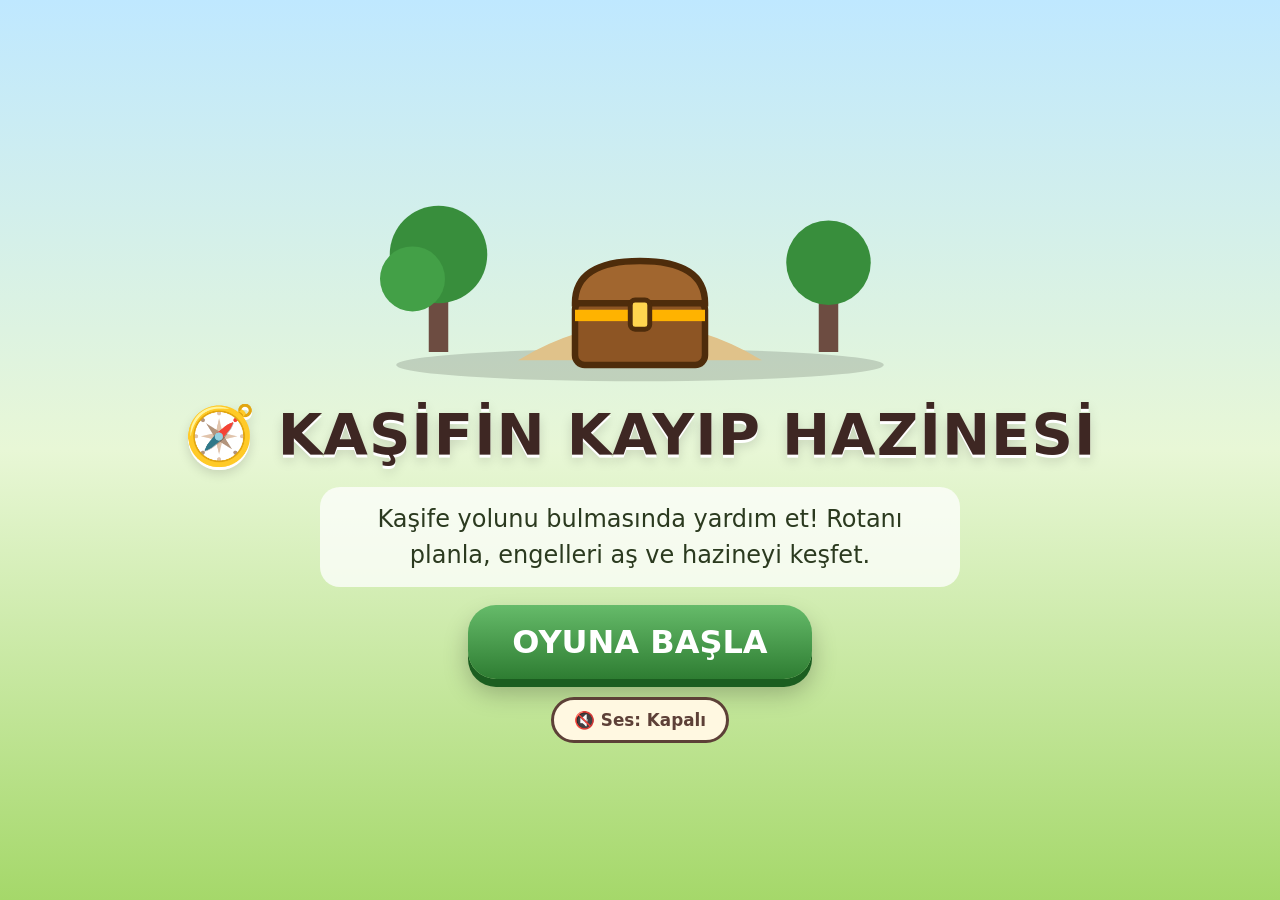
<file: kasifinkayip/index.html>
<!DOCTYPE html>
<html lang="tr">
<head>
<meta charset="utf-8">
<meta name="viewport" content="width=device-width, initial-scale=1, viewport-fit=cover">
<title>Kaşifin Kayıp Hazinesi</title>
<style>
:root{--ink:#2b3a1f;--leaf:#43a047;--leaf-d:#2e7d32;--gold:#ffb300;--wood:#5d4037;--cell:64px}
*{box-sizing:border-box;-webkit-tap-highlight-color:transparent}
[hidden]{display:none!important}
html,body{margin:0;min-height:100%}
body{font-family:"Trebuchet MS","Segoe UI",system-ui,sans-serif;color:var(--ink);background:linear-gradient(#bfe8ff 0%,#e8f7d6 50%,#a5d86a 100%) fixed;font-size:18px;touch-action:manipulation}
button{font-family:inherit;cursor:pointer;touch-action:manipulation}
.screen{display:none;min-height:100vh}
.screen.active{display:block}

/* ---------- MENÜ & SON ---------- */
.center{min-height:100vh;display:flex;flex-direction:column;align-items:center;justify-content:center;text-align:center;padding:24px;gap:18px}
.title{font-size:clamp(2rem,6vw,3.6rem);margin:0;color:#3e2723;text-shadow:0 3px 0 #fff,0 6px 12px rgba(0,0,0,.15);letter-spacing:1px}
.sub{max-width:640px;font-size:clamp(1.15rem,3vw,1.5rem);line-height:1.5;margin:0;background:rgba(255,255,255,.75);padding:14px 20px;border-radius:20px}
.big-btn{border:none;border-radius:28px;padding:18px 44px;font-size:clamp(1.4rem,4vw,2rem);font-weight:800;color:#fff;background:linear-gradient(#66bb6a,#2e7d32);box-shadow:0 8px 0 #1b5e20,0 14px 24px rgba(0,0,0,.25);transition:transform .1s}
.big-btn:active{transform:translateY(5px);box-shadow:0 3px 0 #1b5e20}
.big-btn.alt{background:linear-gradient(#ffca28,#f57c00);box-shadow:0 8px 0 #bf5b00,0 14px 24px rgba(0,0,0,.25)}
.pill-btn{border:3px solid var(--wood);background:#fff8e1;border-radius:999px;padding:10px 20px;font-size:1.05rem;font-weight:700;color:var(--wood)}
.scene{width:min(520px,90vw)}
.floaty{animation:floaty 3s ease-in-out infinite}
@keyframes floaty{50%{transform:translateY(-8px)}}
.badges{display:flex;flex-wrap:wrap;gap:10px;justify-content:center}
.badge-card{background:#fff;border:3px solid var(--gold);border-radius:18px;padding:10px 14px;font-weight:800;font-size:1rem}
.trophy{font-size:clamp(3rem,10vw,5rem);animation:floaty 2s ease-in-out infinite}

/* ---------- OYUN ---------- */
#topbar{display:flex;align-items:center;gap:10px;padding:10px 14px;background:rgba(255,248,225,.92);border-bottom:4px solid var(--wood);position:sticky;top:0;z-index:20;flex-wrap:wrap}
.icon-btn{width:52px;height:52px;border-radius:50%;border:3px solid var(--wood);background:#fff;font-size:1.5rem;line-height:1}
.levelchip{padding:8px 16px;border-radius:999px;color:#fff;font-weight:800;font-size:1rem;white-space:nowrap}
.progress{flex:1;min-width:150px;display:flex;flex-direction:column;gap:4px;font-weight:800}
#pips{display:flex;gap:5px}
#pips i{flex:1;height:10px;border-radius:6px;background:#d7ccc8}
#pips i.done{background:var(--leaf)}
#pips i.cur{background:var(--gold)}
#starCount{font-weight:900;font-size:1.3rem;white-space:nowrap}
.layout{display:grid;grid-template-columns:1fr;gap:14px;padding:12px;max-width:1200px;margin:0 auto}
@media(min-width:900px){.layout{grid-template-columns:minmax(0,1.1fr) minmax(0,1fr);align-items:start}}
.bubble{background:#fff;border:4px solid var(--wood);border-radius:22px;padding:12px 18px;margin-bottom:12px;min-height:88px;box-shadow:0 5px 0 rgba(0,0,0,.15)}
#msg{font-size:clamp(1.15rem,3.2vw,1.55rem);font-weight:800}
#msg2{font-size:clamp(1rem,2.6vw,1.2rem);margin-top:4px;color:#5d4037}
#boardWrap{display:flex;justify-content:center}
#boardFrame{padding:8px;border-radius:22px;background:#6d4c41;box-shadow:0 8px 0 #3e2723,0 14px 26px rgba(0,0,0,.25)}
#grid{position:relative;display:grid;border-radius:12px;overflow:hidden;background:#8bc34a}
.cell{width:var(--cell);height:var(--cell);position:relative;display:flex;align-items:center;justify-content:center;font-size:calc(var(--cell)*.55)}
.cell.g0{background:#c8e8a0}.cell.g1{background:#b9de8a}
.cell.obs .emo{filter:drop-shadow(0 2px 0 rgba(0,0,0,.25))}
.cell.o-K{background:repeating-linear-gradient(45deg,#cfd8dc,#cfd8dc 8px,#b0bec5 8px,#b0bec5 16px)}
.cell.o-W{background:repeating-linear-gradient(0deg,#4fc3f7,#4fc3f7 7px,#29b6f6 7px,#29b6f6 14px)}
.cell.o-T{background:#6d4c41;box-shadow:inset 0 0 0 4px #4e342e}
.cell.o-B{background:linear-gradient(90deg,#4fc3f7 0 22%,#a1887f 22% 78%,#4fc3f7 78%);}
.cell.start{background:#fff3c4}
.cell.start .lbl{position:absolute;bottom:1px;font-size:calc(var(--cell)*.18);font-weight:900;color:#e65100}
.cell.start svg,.cell.goal svg{width:80%;height:80%}
.cell.goal{background:#ffe9a8;box-shadow:inset 0 0 0 3px var(--gold)}
.cell.pulse{animation:pulse .7s ease-in-out 4}
@keyframes pulse{50%{transform:scale(1.18);background:#fff176}}
.cell.focus{outline:5px solid #1e88e5;outline-offset:-5px;z-index:2}
.cell.bumped{animation:bump .5s;box-shadow:inset 0 0 0 5px #e53935}
.cell.fault{box-shadow:inset 0 0 0 6px #e53935;z-index:2}
@keyframes bump{20%,60%{transform:translateX(-5px)}40%,80%{transform:translateX(5px)}}
.mark{position:absolute;inset:0;display:flex;align-items:center;justify-content:center;pointer-events:none;z-index:1}
.mark.dot::after{content:"";width:28%;height:28%;border-radius:50%;background:rgba(30,136,229,.75);border:3px solid #fff}
.mark.good::after{content:"";width:28%;height:28%;border-radius:50%;background:rgba(46,125,50,.85);border:3px solid #fff}
.mark .step{min-width:46%;height:46%;border-radius:50%;background:var(--mc,#ef6c00);color:#fff;font-weight:900;font-size:calc(var(--cell)*.26);display:flex;align-items:center;justify-content:center;border:3px solid #fff;padding:0 3px;gap:1px}
.mark.spark{font-size:calc(var(--cell)*.4);animation:spark 1s ease-out infinite}
@keyframes spark{0%{transform:scale(.4) translateY(0);opacity:1}100%{transform:scale(1.3) translateY(-18px);opacity:0}}
.mark.cross{font-size:calc(var(--cell)*.5)}
.char{position:absolute;left:0;top:0;width:var(--cell);height:var(--cell);z-index:5;pointer-events:none;transition:transform .38s ease-in-out}
.char.notrans{transition:none}
.char .sprite{width:100%;height:100%}
.char .sprite.hop{animation:hop .38s}
.char .sprite.shake{animation:bump .5s}
@keyframes hop{50%{transform:translateY(-22%)}}
.char.friend{--hat:#1e88e5;--hat2:#64b5f6}
.dirbadge{position:absolute;top:-6%;right:-6%;width:44%;height:44%;border-radius:50%;background:#fff;border:3px solid var(--wood);display:none;align-items:center;justify-content:center;font-size:calc(var(--cell)*.26);font-weight:900}
.dirbadge.on{display:flex}

/* ---------- PANEL ---------- */
#panel{display:flex;flex-direction:column;gap:12px}
.box{background:rgba(255,255,255,.88);border:4px solid var(--wood);border-radius:22px;padding:14px;box-shadow:0 5px 0 rgba(0,0,0,.15)}
.box h3{margin:0 0 10px;font-size:1.2rem}
#panel.locked button{pointer-events:none;opacity:.55}
.dpad{display:grid;grid-template-columns:repeat(3,1fr);grid-template-areas:". up ." "left down right";gap:10px;max-width:420px;margin:0 auto}
.dir{min-height:76px;border:none;border-radius:20px;font-weight:900;font-size:1rem;color:#fff;display:flex;flex-direction:column;align-items:center;justify-content:center;gap:2px;box-shadow:0 6px 0 rgba(0,0,0,.3)}
.dir span{font-size:2rem;line-height:1}
.dir:active{transform:translateY(4px);box-shadow:0 2px 0 rgba(0,0,0,.3)}
.dir.up{grid-area:up;background:#e53935}.dir.down{grid-area:down;background:#8e24aa}.dir.left{grid-area:left;background:#fb8c00}.dir.right{grid-area:right;background:#1e88e5}
#planStrip{display:flex;flex-wrap:wrap;gap:8px;min-height:64px;padding:10px;border-radius:16px;background:#fffde7;border:3px dashed #bcaaa4;align-items:center}
#planStrip .empty{color:#8d6e63;font-size:1rem}
.chip{position:relative;min-width:50px;height:50px;border-radius:14px;display:flex;align-items:center;justify-content:center;font-size:1.6rem;border:3px solid #fff;box-shadow:0 3px 0 rgba(0,0,0,.25);color:#fff;cursor:pointer}
.chip i{position:absolute;top:-8px;left:-6px;background:#fff;color:#333;border-radius:50%;width:22px;height:22px;font-size:.75rem;font-style:normal;font-weight:900;display:flex;align-items:center;justify-content:center;border:2px solid #bbb}
.chip.U{background:#e53935}.chip.D{background:#8e24aa}.chip.L{background:#fb8c00}.chip.R{background:#1e88e5}
.chip.prefix{opacity:.45;cursor:default;outline:3px solid #66bb6a}
.chip.run{transform:scale(1.2);box-shadow:0 0 0 4px #ffeb3b}
.chip.fail{outline:5px solid #e53935}
.chip.skip{opacity:.35}
.chip.shake{animation:bump .5s}
.actions{display:flex;flex-wrap:wrap;gap:10px;margin-top:12px}
.act{flex:1 1 150px;min-height:58px;border:none;border-radius:18px;font-weight:900;font-size:1.05rem;color:#fff;box-shadow:0 5px 0 rgba(0,0,0,.3);padding:8px 12px}
.act:active{transform:translateY(3px)}
.act.go{background:#2e7d32;flex-basis:100%;min-height:68px;font-size:1.3rem}
.act.del{background:#ef6c00}.act.clr{background:#78909c}.act.hint{background:#f9a825;color:#3e2723}
.counter{font-weight:800;font-size:1rem;color:#6d4c41;margin-top:6px}
.cards{display:grid;grid-template-columns:repeat(auto-fit,minmax(150px,1fr));gap:10px}
.rcard{border:5px solid var(--rc);background:#fff;border-radius:20px;padding:12px;font-weight:900;font-size:1.1rem;color:var(--rc);display:flex;flex-direction:column;gap:4px;align-items:center;min-height:100px}
.rcard .sy{font-size:2rem;line-height:1}
.rcard small{color:#4e342e;font-size:1rem}
.rcard.sel{background:var(--rc);color:#fff}.rcard.sel small{color:#fff}
.rcard.bad{opacity:.6;border-style:dashed}
.opts{display:grid;gap:10px}
.opt{border:4px solid #8d6e3f;background:#fff8e1;border-radius:18px;padding:14px;font-size:1.15rem;font-weight:800;text-align:left;display:flex;gap:12px;align-items:center;min-height:64px;color:var(--ink)}
.opt b{font-size:1.8rem}
.opt:active{background:#ffecb3}
.check .row{display:flex;gap:12px;align-items:center;padding:8px 4px;border-bottom:2px dotted #bcaaa4;font-weight:700}
.check .row:last-child{border:none}
.check .ic{font-size:1.8rem}
.check .res{margin-left:auto;font-weight:900;font-size:1.05rem;white-space:nowrap}
.check .ok{color:#2e7d32}.check .no{color:#c62828}
.winbadge{background:linear-gradient(#fff59d,#ffca28);border:4px solid #f57f17;border-radius:20px;padding:12px;text-align:center;font-weight:900;font-size:1.2rem;margin-bottom:12px;animation:floaty 2s infinite}
@media(max-width:560px){body{font-size:16px}.icon-btn{width:46px;height:46px}}
</style>
</head>
<body>

<!-- ANA MENÜ -->
<div id="menu" class="screen active">
  <div class="center">
    <svg class="scene floaty" viewBox="0 0 320 140" aria-hidden="true">
      <ellipse cx="160" cy="128" rx="150" ry="10" fill="rgba(0,0,0,.15)"/>
      <g><rect x="30" y="70" width="12" height="50" fill="#6d4c41"/><circle cx="36" cy="60" r="30" fill="#388e3c"/><circle cx="20" cy="75" r="20" fill="#43a047"/></g>
      <g><rect x="270" y="75" width="12" height="45" fill="#6d4c41"/><circle cx="276" cy="65" r="26" fill="#388e3c"/></g>
      <path d="M85 125 Q160 80 235 125Z" fill="#e0c28a"/>
      <g transform="translate(120,60)"><rect x="0" y="28" width="80" height="40" rx="6" fill="#8d5524" stroke="#4e2c0b" stroke-width="4"/><path d="M0 30 Q0 4 40 4 Q80 4 80 30Z" fill="#a1662f" stroke="#4e2c0b" stroke-width="4"/><rect x="0" y="34" width="80" height="7" fill="#ffb300"/><rect x="34" y="28" width="12" height="18" rx="3" fill="#ffd54f" stroke="#4e2c0b" stroke-width="3"/></g>
    </svg>
    <h1 class="title">🧭 KAŞİFİN KAYIP HAZİNESİ</h1>
    <p class="sub">Kaşife yolunu bulmasında yardım et! Rotanı planla, engelleri aş ve hazineyi keşfet.</p>
    <button id="btnStart" class="big-btn">OYUNA BAŞLA</button>
    <button id="btnSoundMenu" class="pill-btn">🔇 Ses: Kapalı</button>
  </div>
</div>

<!-- OYUN -->
<div id="game" class="screen">
  <header id="topbar">
    <button id="btnHome" class="icon-btn" aria-label="Ana menü">🏠</button>
    <div id="levelChip" class="levelchip"></div>
    <div class="progress"><span id="progText">Görev 1 / 8</span><div id="pips"></div></div>
    <div id="starCount">⭐ 0</div>
    <button id="btnSoundGame" class="icon-btn" aria-label="Ses">🔇</button>
  </header>
  <div class="layout">
    <section id="stage">
      <div class="bubble"><div id="msg"></div><div id="msg2"></div></div>
      <div id="boardWrap"><div id="boardFrame"><div id="grid"></div></div></div>
    </section>
    <section id="panel">
      <!-- Plan oluşturma -->
      <div id="planBox" class="box" hidden>
        <div class="dpad">
          <button class="dir up" data-d="U"><span>⬆️</span>YUKARI</button>
          <button class="dir left" data-d="L"><span>⬅️</span>SOL</button>
          <button class="dir down" data-d="D"><span>⬇️</span>AŞAĞI</button>
          <button class="dir right" data-d="R"><span>➡️</span>SAĞ</button>
        </div>
        <h3 style="margin-top:14px">🗺️ Rotan</h3>
        <div id="planStrip"></div>
        <div class="counter" id="planCount"></div>
        <div class="actions">
          <button id="btnApply" class="act go">▶ PLANIMI UYGULA</button>
          <button id="btnUndo" class="act del">⌫ SON ADIMI SİL</button>
          <button id="btnClear" class="act clr">🗑 PLANI TEMİZLE</button>
        </div>
      </div>
      <!-- Alternatif yol seçimi -->
      <div id="chooseBox" class="box" hidden>
        <h3>🛤️ Yollar</h3>
        <div id="routeCards" class="cards"></div>
        <div class="actions"><button id="btnGoRoute" class="act go">▶ KAŞİF BU YOLDAN GİTSİN</button></div>
      </div>
      <!-- Hata bulma -->
      <div id="findBox" class="box" hidden>
        <h3>🕵️ Arkadaşının rotası</h3>
        <div id="friendStrip" style="display:flex;flex-wrap:wrap;gap:8px;padding:8px 4px"></div>
        <div class="counter">Hatalı adıma haritada veya buradan dokun.</div>
      </div>
      <!-- Soru -->
      <div id="qBox" class="box" hidden>
        <h3 id="qTitle"></h3>
        <div id="qOpts" class="opts"></div>
      </div>
      <!-- Kontrol -->
      <div id="checkBox" class="box check" hidden>
        <h3>🔎 Hazineye ulaştın mı? Rotanı kontrol et!</h3>
        <div id="checkRows"></div>
        <div class="actions"><button id="btnReview" class="act clr">🔢 ROTAYI İNCELE</button></div>
      </div>
      <!-- Sonraki -->
      <div id="nextBox" class="box" hidden>
        <div id="winBadge" class="winbadge" hidden></div>
        <button id="btnNext" class="big-btn" style="width:100%;font-size:1.5rem;padding:16px">SIRADAKİ GÖREV ▶</button>
      </div>
      <button id="hintBtn" class="act hint" style="flex:none">💡 İPUCU</button>
    </section>
  </div>
</div>

<!-- OYUN SONU -->
<div id="end" class="screen">
  <div class="center">
    <div class="trophy">🏆</div>
    <h1 class="title">🎉 TEBRİKLER, USTA KAŞİF!</h1>
    <p class="sub">Rotanı planladın, engelleri aştın, çözümünü kontrol ettin ve yeni yollar keşfettin!</p>
    <div id="endBadges" class="badges"></div>
    <div style="font-size:1.6rem;font-weight:900" id="endStars"></div>
    <div style="display:flex;gap:16px;flex-wrap:wrap;justify-content:center">
      <button id="btnAgain" class="big-btn">🔄 TEKRAR OYNA</button>
      <button id="btnMenu" class="big-btn alt">🏠 ANA MENÜ</button>
    </div>
  </div>
</div>

<script>
(function(){
'use strict';
const $=id=>document.getElementById(id);

/* ================= VERİ ================= */
const DIRS={
  U:{dr:-1,dc:0,icon:'⬆️',ar:'↑',name:'Yukarı'},
  D:{dr:1,dc:0,icon:'⬇️',ar:'↓',name:'Aşağı'},
  L:{dr:0,dc:-1,icon:'⬅️',ar:'←',name:'Sol'},
  R:{dr:0,dc:1,icon:'➡️',ar:'→',name:'Sağ'}
};
// Harita harfleri: . yol, S başlangıç, G hedef, K kaya, W su, T devrik ağaç, B tamamlanmamış köprü
const BLK={K:{emoji:'🪨',name:'kaya'},W:{emoji:'🌊',name:'su birikintisi'},T:{emoji:'🌳',name:'devrilmiş ağaç'},B:{emoji:'🌉',name:'tamamlanmamış köprü'}};
const LEVELS=[
  {n:1,name:'KOLAY',icon:'🟢',color:'#43a047',badge:'Rota Planlayıcısı',icon2:'🧭'},
  {n:2,name:'ORTA',icon:'🟡',color:'#f9a825',badge:'Engel Kaşifi',icon2:'🪨'},
  {n:3,name:'ZOR',icon:'🟠',color:'#fb8c00',badge:'Alternatif Yol Ustası',icon2:'🛤️'},
  {n:4,name:'USTA KAŞİF',icon:'🔴',color:'#e53935',badge:'Hata Dedektifi',icon2:'🕵️'}
];
const RSTYLE=[
  {sym:'▲',color:'#e65100',name:'TURUNCU YOL'},
  {sym:'●',color:'#6a1b9a',name:'MOR YOL'},
  {sym:'■',color:'#00838f',name:'TURKUAZ YOL'},
  {sym:'◆',color:'#c2185b',name:'PEMBE YOL'}
];
const MISSIONS=[
 {id:1,level:1,type:'plan',slack:3,map:['...G','.K..','....','S...']},
 {id:2,level:1,type:'plan',slack:3,map:['....G','.KW..','...T.','.....','S....']},
 {id:3,level:2,type:'plan',slack:4,map:['.....G','.KKW..','......','.T.BK.','......','S.....']},
 {id:4,level:2,type:'plan',slack:4,map:['..W..G','.KW.K.','......','W.KT..','....W.','S.....']},
 {id:5,level:3,type:'choose',map:['.....G','.K.WK.','......','.TK.W.','......','S.....'],
  routes:['RUURRRUUUR','RRRRRUUUUU','RRRRULUURRUU']},
 {id:6,level:3,type:'choose',map:['..K..G','.W..T.','...K..','K...W.','..T...','S.....'],
  routes:['RRRRRUUUUU','RRRUUURRUU','RRRUULUURURR','UUUUURRRRR']},
 {id:7,level:4,type:'find',slack:4,map:['....G','..K..','.....','.K.W.','S....'],friend:'UURRUURR'},
 {id:8,level:4,type:'find',slack:4,map:['.....G','.B..W.','...T..','W...K.','......','S.....'],friend:'RUUUUURRRR'}
];
const H={
  plan:['Önce hedefin nerede olduğuna bak.','Bir sonraki adımında hangi yöne gitmelisin?','Rotanı başlangıçtan itibaren kontrol et.'],
  blocked:['Engelin bulunduğu kareden geçemezsin.','Başka bir yol deneyebilir misin?','Planındaki hangi adım seni engele götürüyor?'],
  choose:['Önce hedefin nerede olduğuna bak.','Yolları dene: Kaşif engelden geçebilir mi?','Başka bir yol deneyebilir misin?'],
  pick:['Arkadaşının rotasını başlangıçtan adım adım takip et.','Arkadaşının rotasında geçilemeyen bir kare var mı?','Kaşif hangi kareden geçemiyor? Haritadaki engellere bak.'],
  why:['Kırmızı kareye bak. Orada ne var?']
};

/* ================= HARİTA & MANTIK ================= */
function cellAt(m,r,c){ if(r<0||c<0||r>=m.h||c>=m.w) return null; return m.grid[r][c]; }
function isBlocked(m,r,c){ const t=cellAt(m,r,c); return t===null||'KWTB'.indexOf(t)>=0; }
function walk(start,moves){ // engelleri yok sayarak ham konumlar
  const pos=[{r:start.r,c:start.c}]; let p=start;
  for(const mv of moves){ const d=DIRS[mv]; p={r:p.r+d.dr,c:p.c+d.dc}; pos.push(p); }
  return pos;
}
function simulate(m,start,moves){
  const positions=[{r:start.r,c:start.c}]; let cur={r:start.r,c:start.c};
  const res={positions:positions,status:'short',stepsDone:0,failIdx:-1,blockedCell:null,blockType:null};
  for(let i=0;i<moves.length;i++){
    const d=DIRS[moves[i]]; const nr=cur.r+d.dr, nc=cur.c+d.dc; const t=cellAt(m,nr,nc);
    if(t===null){res.status='edge';res.failIdx=i;res.blockedCell={r:nr,c:nc};return res;}
    if(isBlocked(m,nr,nc)){res.status='blocked';res.failIdx=i;res.blockedCell={r:nr,c:nc};res.blockType=t;return res;}
    cur={r:nr,c:nc}; positions.push(cur); res.stepsDone=i+1;
    if(nr===m.goal.r&&nc===m.goal.c){res.status='goal';return res;}
  }
  return res;
}
function validateRoute(m,moves,start){
  start=start||m.start;
  if(start.r!==m.start.r||start.c!==m.start.c) return {ok:false,reason:'start'};
  for(const ch of moves){ if(!DIRS[ch]) return {ok:false,reason:'command'}; }
  const sim=simulate(m,start,moves);
  return {ok:sim.status==='goal',reason:sim.status,sim:sim};
}
function shortestPath(m,from){
  const q=[{r:from.r,c:from.c,p:''}]; const seen={}; seen[from.r+','+from.c]=1;
  while(q.length){
    const n=q.shift();
    if(n.r===m.goal.r&&n.c===m.goal.c) return n.p;
    for(const k in DIRS){
      const nr=n.r+DIRS[k].dr, nc=n.c+DIRS[k].dc, key=nr+','+nc;
      if(!isBlocked(m,nr,nc)&&!seen[key]){seen[key]=1;q.push({r:nr,c:nc,p:n.p+k});}
    }
  }
  return null;
}
(function prepare(){
  MISSIONS.forEach(m=>{
    m.h=m.map.length; m.w=m.map[0].length; m.grid=m.map.map(row=>row.split(''));
    m.obstacles=[]; m.walkable=[];
    for(let r=0;r<m.h;r++)for(let c=0;c<m.w;c++){
      const t=m.grid[r][c];
      if(t==='S')m.start={r:r,c:c}; if(t==='G')m.goal={r:r,c:c};
      if(BLK[t])m.obstacles.push({r:r,c:c,t:t}); else m.walkable.push({r:r,c:c});
    }
    m.sample=shortestPath(m,m.start);
    if(m.type==='choose'){
      m.routes=m.routes.map((mv,i)=>({id:i,moves:mv,style:RSTYLE[i],valid:validateRoute(m,mv).ok}));
    }
    if(m.type==='find'){
      m.friendPos=walk(m.start,m.friend);
      m.faultIdx=-1;
      for(let i=0;i<m.friend.length;i++){const p=m.friendPos[i+1]; if(isBlocked(m,p.r,p.c)){m.faultIdx=i;break;}}
      m.faultType=cellAt(m,m.friendPos[m.faultIdx+1].r,m.friendPos[m.faultIdx+1].c);
    }
  });
})();

/* ================= DURUM ================= */
const S={mi:0,m:null,stars:0,phase:'menu',plan:[],prefix:'',runStart:null,runMoves:'',busy:false,token:0,timer:null,
  hintIdx:0,sound:false,selRoute:null,tried:{},lastRun:null,pos:{r:0,c:0},check:false};
let CELL=64, cellEls=[], charEl=null, audioCtx=null;

/* ================= SES ================= */
function say(text){
  if(!S.sound) return;
  try{
    if(!('speechSynthesis' in window)||typeof SpeechSynthesisUtterance==='undefined') return;
    window.speechSynthesis.cancel();
    const u=new SpeechSynthesisUtterance(text); u.lang='tr-TR'; u.rate=.9; u.pitch=1.15;
    window.speechSynthesis.speak(u);
  }catch(e){}
}
function beep(f,d,type){
  if(!S.sound) return;
  try{
    const AC=window.AudioContext||window.webkitAudioContext; if(!AC) return;
    audioCtx=audioCtx||new AC();
    const o=audioCtx.createOscillator(), g=audioCtx.createGain();
    o.type=type||'sine'; o.frequency.value=f; g.gain.value=.06;
    o.connect(g); g.connect(audioCtx.destination); o.start(); o.stop(audioCtx.currentTime+(d||.12));
  }catch(e){}
}
function jingle(){ [523,659,784,1047].forEach((f,i)=>setTimeout(()=>beep(f,.18,'triangle'),i*140)); }
function setSound(on){
  S.sound=on;
  $('btnSoundMenu').textContent=on?'🔊 Ses: Açık':'🔇 Ses: Kapalı';
  $('btnSoundGame').textContent=on?'🔊':'🔇';
  if(!on){try{window.speechSynthesis&&window.speechSynthesis.cancel();}catch(e){}}
}

/* ================= SVG ÇİZİMLERİ ================= */
const FLAG='<svg viewBox="0 0 64 64"><rect x="14" y="8" width="5" height="48" rx="2" fill="#6d4c41"/><path d="M19 10 L52 22 L19 36Z" fill="#e53935" stroke="#b71c1c" stroke-width="2"/></svg>';
function chestSVG(open){
  return open
  ? '<svg viewBox="0 0 64 64"><circle cx="32" cy="26" r="16" fill="#fff59d" opacity=".8"/><circle cx="24" cy="30" r="5" fill="#ffca28" stroke="#f57f17" stroke-width="2"/><circle cx="36" cy="27" r="5" fill="#ffd54f" stroke="#f57f17" stroke-width="2"/><circle cx="44" cy="32" r="4" fill="#ffca28" stroke="#f57f17" stroke-width="2"/><rect x="8" y="34" width="48" height="22" rx="4" fill="#8d5524" stroke="#4e2c0b" stroke-width="3"/><rect x="8" y="40" width="48" height="5" fill="#ffb300"/><path d="M10 30 L14 10 Q32 4 50 10 L54 30Z" fill="#a1662f" stroke="#4e2c0b" stroke-width="3" transform="translate(0,-4)"/></svg>'
  : '<svg viewBox="0 0 64 64"><rect x="8" y="30" width="48" height="26" rx="4" fill="#8d5524" stroke="#4e2c0b" stroke-width="3"/><path d="M8 32 Q8 12 32 12 Q56 12 56 32Z" fill="#a1662f" stroke="#4e2c0b" stroke-width="3"/><rect x="8" y="34" width="48" height="5" fill="#ffb300"/><rect x="27" y="30" width="10" height="14" rx="3" fill="#ffd54f" stroke="#4e2c0b" stroke-width="2.5"/></svg>';
}
const EXPLORER='<svg viewBox="0 0 64 64" width="100%" height="100%"><ellipse cx="32" cy="59" rx="15" ry="4" fill="rgba(0,0,0,.25)"/><rect x="14" y="40" width="10" height="13" rx="4" fill="#6d4c41"/><rect x="21" y="38" width="22" height="18" rx="7" fill="#ef6c00"/><rect x="24" y="53" width="6" height="7" rx="3" fill="#5d4037"/><rect x="34" y="53" width="6" height="7" rx="3" fill="#5d4037"/><circle cx="32" cy="30" r="12" fill="#ffcc99"/><ellipse cx="32" cy="22" rx="22" ry="5" style="fill:var(--hat,#8d6e3f)"/><path d="M19 22 Q32 3 45 22Z" style="fill:var(--hat2,#a1887f)"/><rect x="19" y="18" width="26" height="4" fill="#5d4037"/><circle cx="27" cy="31" r="2" fill="#333"/><circle cx="37" cy="31" r="2" fill="#333"/><path d="M27 36 Q32 40 37 36" stroke="#a33" stroke-width="2" fill="none" stroke-linecap="round"/></svg>';

/* ================= EKRANLAR ================= */
function show(id){
  document.querySelectorAll('.screen').forEach(s=>s.classList.toggle('active',s.id===id));
  window.scrollTo(0,0);
}
function cancelRun(){ S.token++; if(S.timer){clearTimeout(S.timer);S.timer=null;} S.busy=false; $('panel').classList.remove('locked'); }
function goMenu(){ cancelRun(); S.phase='menu'; show('menu'); }
function startGame(){
  cancelRun(); S.stars=0; show('game');
  say('Merhaba küçük kaşif! Hazinenin yerini bulmaya hazır mısın? Önce yolunu planlamalısın!');
  startMission(0);
}

/* ================= ARAYÜZ YARDIMCILARI ================= */
function setMsg(a,b){ $('msg').textContent=a||''; $('msg2').textContent=b||''; }
function setMsg2(b){ $('msg2').textContent=b||''; }
function renderHeader(){
  const m=S.m, L=LEVELS[m.level-1];
  const chip=$('levelChip'); chip.textContent=L.icon+' DÜZEY '+L.n+' – '+L.name; chip.style.background=L.color;
  $('progText').textContent='Görev '+(S.mi+1)+' / '+MISSIONS.length;
  $('pips').innerHTML=MISSIONS.map((x,i)=>'<i class="'+(i<S.mi||(i===S.mi&&S.phase==='done')?'done':(i===S.mi?'cur':''))+'"></i>').join('');
  $('starCount').textContent='⭐ '+S.stars;
}
function lock(on){ S.busy=on; $('panel').classList.toggle('locked',on); }

function renderBoard(m){
  const grid=$('grid'); grid.innerHTML=''; cellEls=[];
  for(let r=0;r<m.h;r++){
    cellEls[r]=[];
    for(let c=0;c<m.w;c++){
      const t=m.grid[r][c], el=document.createElement('div');
      el.className='cell '+((r+c)%2?'g1':'g0'); el.dataset.r=r; el.dataset.c=c;
      if(t==='S'){el.classList.add('start'); el.innerHTML=FLAG+'<span class="lbl">BAŞLA</span>';}
      else if(t==='G'){el.classList.add('goal'); el.innerHTML=chestSVG(false);}
      else if(BLK[t]){el.classList.add('obs','o-'+t); el.setAttribute('aria-label',BLK[t].name); el.innerHTML='<span class="emo">'+BLK[t].emoji+'</span>';}
      grid.appendChild(el); cellEls[r][c]=el;
    }
  }
  charEl=document.createElement('div'); charEl.className='char'; charEl.id='char';
  charEl.innerHTML='<div class="sprite">'+EXPLORER+'</div><div class="dirbadge"></div>';
  grid.appendChild(charEl);
  fitBoard();
}
function fitBoard(){
  const m=S.m; if(!m||!charEl) return;
  const stage=$('stage'); const aw=Math.max(200,stage.clientWidth-40);
  const wide=window.innerWidth>=900;
  const ah=wide?Math.max(300,window.innerHeight-250):Math.max(220,window.innerHeight*.42);
  CELL=Math.floor(Math.max(34,Math.min(aw/m.w,ah/m.h,96)));
  const g=$('grid'); g.style.setProperty('--cell',CELL+'px'); g.style.gridTemplateColumns='repeat('+m.w+','+CELL+'px)';
  setChar(S.pos,false);
}
function setChar(p,anim,mv){
  S.pos={r:p.r,c:p.c};
  if(!anim){charEl.classList.add('notrans');}
  charEl.style.transform='translate('+(p.c*CELL)+'px,'+(p.r*CELL)+'px)';
  if(!anim){void charEl.offsetWidth; charEl.classList.remove('notrans');}
  else{
    const sp=charEl.firstChild; sp.classList.remove('hop'); void sp.offsetWidth; sp.classList.add('hop');
  }
}
function showBadge(mv){
  const b=charEl.querySelector('.dirbadge');
  if(mv){b.textContent=DIRS[mv].ar; b.classList.add('on');} else b.classList.remove('on');
}
function addMark(r,c,cls,html,color){
  if(!cellEls[r]||!cellEls[r][c]) return;
  const d=document.createElement('div'); d.className='mark '+cls; if(html!=null)d.innerHTML=html;
  if(color)d.style.setProperty('--mc',color);
  cellEls[r][c].appendChild(d);
}
function clearMarks(cls){
  document.querySelectorAll(cls?'.mark.'+cls:'.mark').forEach(n=>n.remove());
}
function clearCellStates(){
  document.querySelectorAll('.cell.focus,.cell.bumped,.cell.fault,.cell.pulse').forEach(n=>n.classList.remove('focus','bumped','fault','pulse'));
}
function markPath(positions,moves,color,numbered,cls){
  for(let i=0;i<moves.length;i++){
    const p=positions[i+1];
    addMark(p.r,p.c,cls||'path','<span class="step">'+(numbered?(i+1):'')+DIRS[moves[i]].ar+'</span>',color);
  }
}
function showTrail(sim){
  clearMarks('dot'); clearMarks('path');
  for(let i=1;i<sim.positions.length;i++){const p=sim.positions[i]; if(!(p.r===S.m.goal.r&&p.c===S.m.goal.c))addMark(p.r,p.c,'dot','');}
}
function openChest(){
  const g=S.m.goal; cellEls[g.r][g.c].innerHTML=chestSVG(true);
  addMark(g.r,g.c,'spark','✨'); addMark(g.r,g.c,'spark','⭐');
  const ms=cellEls[g.r][g.c].querySelectorAll('.spark'); if(ms[1])ms[1].style.animationDelay='.4s';
}
function closeChest(){ const g=S.m.goal; cellEls[g.r][g.c].innerHTML=chestSVG(false); }

function renderPanel(){
  const ph=S.phase;
  $('planBox').hidden=!(ph==='plan'||ph==='fix');
  $('chooseBox').hidden=ph!=='choose';
  $('findBox').hidden=ph!=='pick';
  $('qBox').hidden=ph!=='why';
  $('nextBox').hidden=ph!=='done';
  $('hintBtn').hidden=ph==='done';
  $('checkBox').hidden=!S.check;
}

/* ================= GÖREV AKIŞI ================= */
function startMission(i){
  cancelRun();
  S.mi=i; const m=MISSIONS[i]; S.m=m;
  S.plan=[]; S.prefix=''; S.hintIdx=0; S.selRoute=null; S.tried={}; S.lastRun=null; S.check=false;
  S.runStart=m.start; S.runMoves='';
  renderBoard(m); setChar(m.start,false);
  charEl.classList.remove('friend');
  const first=(i%2===0)&&m.level>1;
  const lv=LEVELS[m.level-1];
  const extra=first?'Yeni düzey: '+lv.name+'!':'';
  if(m.type==='plan'){
    S.phase='plan';
    setMsg('Kaşifi hazineye ulaştırmak için rotanı planla!',extra||'Önce düşün, sonra rotanı uygula!');
    say('Önce rotanı oluştur. Sonra planını uygula!');
    renderPlan();
  }else if(m.type==='choose'){
    S.phase='choose';
    setMsg('Hazineye ulaşmak için hangi yolu seçmelisin?',extra||'Bir yol seç, haritada nasıl gittiğini gör.');
    say('Hazineye ulaşmak için hangi yolu seçmelisin?');
    renderRoutes();
  }else{
    S.phase='pick';
    charEl.classList.add('friend');
    setMsg('Arkadaşının rotasında bir hata var. Hatayı bul ve doğru yolu göster!',extra||'Rotayı başlangıçtan adım adım incele.');
    say('Arkadaşının rotasında bir hata var. Hatayı bul!');
    markPath(m.friendPos,m.friend,'#1e88e5',true,'friendpath');
    renderFriendChips();
  }
  renderHeader(); renderPanel();
}

/* ---------- Plan oluşturma ---------- */
function maxSteps(){
  const m=S.m; return shortestPath(m,S.runStart).length+m.slack;
}
function chipEl(mv,cls,idx){
  const s=document.createElement('span'); s.className='chip '+mv+' '+(cls||''); s.title=DIRS[mv].name;
  s.innerHTML=DIRS[mv].icon+(idx!=null?'<i>'+idx+'</i>':'');
  return s;
}
function renderPlan(){
  const strip=$('planStrip'); strip.innerHTML='';
  const lr=S.lastRun;
  for(const mv of S.prefix) strip.appendChild(chipEl(mv,'prefix'));
  S.plan.forEach((mv,i)=>{
    let cls='';
    if(lr&&!lr.ok&&lr.sim.failIdx>=0){ if(i===lr.sim.failIdx)cls='fail'; else if(i>lr.sim.failIdx)cls='skip'; }
    const ch=chipEl(mv,cls,i+1+S.prefix.length); ch.dataset.i=i; strip.appendChild(ch);
  });
  if(!S.plan.length&&!S.prefix){ const e=document.createElement('span'); e.className='empty'; e.textContent='Yön butonlarına basarak rotanı oluştur.'; strip.appendChild(e); }
  else if(!S.plan.length){ const e=document.createElement('span'); e.className='empty'; e.textContent='← Yeşil çerçeveliler doğru adımlar. Devamını sen ekle!'; strip.appendChild(e); }
  $('planCount').textContent='Adım: '+S.plan.length+' / '+maxSteps();
}
function onPlanEdit(){
  S.lastRun=null; S.check=false; clearMarks('dot'); clearMarks('path'); clearCellStates(); showBadge(null);
  setChar(S.runStart,false);
  setMsg(S.phase==='fix'?'Şimdi doğru yolu göster! Kaşifi hedefe ulaştır.':'Kaşifi hazineye ulaştırmak için rotanı planla!','Önce düşün, sonra rotanı uygula!');
  renderPlan(); renderPanel();
}
function addCmd(mv){
  if(S.busy||(S.phase!=='plan'&&S.phase!=='fix')) return;
  if(S.plan.length>=maxSteps()){ setMsg2('Plan dolu! Gereksiz adımları silebilirsin.'); beep(220,.15); return; }
  S.plan.push(mv); beep(440+S.plan.length*20,.08); onPlanEdit();
}
function undoCmd(){
  if(S.busy) return;
  if(!S.plan.length){ setMsg2('Silinecek adım yok.'); return; }
  S.plan.pop(); onPlanEdit();
}
function clearPlan(){
  if(S.busy) return;
  S.plan=[]; onPlanEdit();
}
function applyPlan(){
  if(S.busy||(S.phase!=='plan'&&S.phase!=='fix')) return;
  if(!S.plan.length){ setMsg2('Önce rotanı oluştur! Yön butonlarına bas.'); say('Önce rotanı oluştur!'); return; }
  S.runMoves=S.plan.join('');
  S.lastRun=null; S.check=false; clearMarks('dot'); clearMarks('path'); clearCellStates(); renderPlan(); renderPanel();
  const sim=simulate(S.m,S.runStart,S.runMoves);
  setMsg('Kaşif yola çıktı!','Planındaki adımlar sırayla uygulanıyor…');
  runAnim(sim,S.runMoves,S.runStart,()=>onPlanResult(sim));
}

/* ---------- Hareket animasyonu (gerçek konum günceller) ---------- */
let TICK=560;
function runAnim(sim,moves,start,done){
  lock(true);
  const token=++S.token;
  setChar(start,false); showBadge(null);
  let i=0;
  function chips(){ return $('planStrip').querySelectorAll('.chip[data-i]'); }
  function step(){
    if(token!==S.token) return;
    if(i>=sim.stepsDone){ finish(); return; }
    const mv=moves[i], p=sim.positions[i+1];
    showBadge(mv); setChar(p,true,mv); beep(500+i*30,.1);
    const cs=chips(); cs.forEach(c=>c.classList.remove('run')); if(cs[i])cs[i].classList.add('run');
    i++; S.timer=setTimeout(step,TICK);
  }
  function finish(){
    if(token!==S.token) return;
    chips().forEach(c=>c.classList.remove('run'));
    if(sim.status==='blocked'||sim.status==='edge'){
      const d=DIRS[moves[sim.failIdx]], p=S.pos;
      charEl.style.transform='translate('+(p.c*CELL+d.dc*CELL*.3)+'px,'+(p.r*CELL+d.dr*CELL*.3)+'px)';
      const sp=charEl.firstChild; sp.classList.remove('shake'); void sp.offsetWidth; sp.classList.add('shake');
      const bc=sim.blockedCell; if(cellEls[bc.r]&&cellEls[bc.r][bc.c]) cellEls[bc.r][bc.c].classList.add('bumped');
      beep(160,.3,'sawtooth');
      S.timer=setTimeout(()=>{ if(token!==S.token)return; setChar(S.pos,true); showBadge(null); S.timer=setTimeout(()=>{if(token===S.token){lock(false);done();}},TICK*.6); },TICK*.7);
    }else{
      S.timer=setTimeout(()=>{ if(token!==S.token)return; showBadge(null); lock(false); done(); },TICK*.5);
    }
  }
  S.timer=setTimeout(step,TICK*.6);
}

/* ---------- Kontrol paneli ---------- */
function showCheck(sim,ok){
  const avoided=!(sim.status==='blocked'||sim.status==='edge');
  const rows=[
    ['🚩','Rotan başlangıç noktasından mı başladı?',true],
    ['🪨','Engellerden kaçındın mı?',avoided],
    ['🏆','Hedefe ulaştın mı?',ok]
  ];
  $('checkRows').innerHTML=rows.map(r=>'<div class="row"><span class="ic">'+r[0]+'</span><span>'+r[1]+'</span><span class="res '+(r[2]?'ok':'no')+'">'+(r[2]?'✅ Evet':'❌ Hayır')+'</span></div>').join('');
  S.check=true; renderPanel();
}
function reviewRoute(){
  if(S.busy||!S.lastRun) return;
  const sim=S.lastRun.sim; const moves=S.runMoves.slice(0,sim.stepsDone);
  clearMarks('dot'); clearMarks('path');
  markPath(sim.positions,moves,'#1e88e5',true,'path');
  const s=S.m.start; cellEls[s.r][s.c].classList.add('pulse');
  setMsg2('Numaralara bak: Kaşif başlangıçtan nereye gitti?');
}

/* ---------- Plan sonucu (Aşama 1-3) ---------- */
function onPlanResult(sim){
  const m=S.m;
  const full=validateRoute(m,S.prefix+S.runMoves);
  const ok=full.ok;
  S.lastRun={sim:sim,ok:ok};
  renderPlan(); showTrail(sim); showCheck(sim,ok);
  if(ok){
    openChest(); jingle();
    setMsg('Harika! Planını uyguladın ve hedefe ulaştın!','Hazine sandığı açıldı!');
    say('Harika! Kaşif hedefine ulaştı!');
    completeMission();
  }else if(sim.status==='blocked'||sim.status==='edge'){
    setMsg('Yolunda bir engel var. Ne yapabilirsin?','Bu yoldan geçemiyoruz. Yeni bir rota deneyelim!');
    say('Burada bir engel var. Başka bir yol deneyelim!');
    S.hintIdx=0;
  }else{
    setMsg('Kaşif planını bitirdi ama hazineye ulaşamadı.','Hazineye ulaştın mı? Rotanı kontrol et!');
    say('Rotanı kontrol et!');
  }
}

/* ---------- Alternatif yol (Aşama 4) ---------- */
function renderRoutes(){
  const box=$('routeCards'); box.innerHTML='';
  S.m.routes.forEach(r=>{
    const b=document.createElement('button'); b.className='rcard'+(S.selRoute===r.id?' sel':'')+(S.tried[r.id]==='bad'?' bad':'');
    b.style.setProperty('--rc',r.style.color);
    b.innerHTML='<span class="sy">'+r.style.sym+'</span><span>'+r.style.name+'</span><small>👣 '+r.moves.length+' adım'+(S.tried[r.id]==='bad'?' · 🚧 geçilemedi':'')+'</small>';
    b.addEventListener('click',()=>selectRoute(r.id));
    box.appendChild(b);
  });
}
function selectRoute(id){
  if(S.busy||S.phase!=='choose') return;
  S.selRoute=id; const r=S.m.routes[id];
  clearMarks(); clearCellStates(); setChar(S.m.start,false); showBadge(null); S.check=false;
  markPath(walk(S.m.start,r.moves),r.moves,r.style.color,false,'path');
  setMsg('Hazineye ulaşmak için hangi yolu seçmelisin?',r.style.name+' haritada gösterildi. Kaşif bu yoldan gitsin mi?');
  renderRoutes(); renderPanel(); beep(520,.1);
}
function goRoute(){
  if(S.busy||S.phase!=='choose') return;
  if(S.selRoute==null){ setMsg2('Önce bir yol seç!'); return; }
  const r=S.m.routes[S.selRoute];
  S.runStart=S.m.start; S.runMoves=r.moves; S.check=false; renderPanel();
  clearCellStates(); const sim=simulate(S.m,S.runStart,r.moves);
  setMsg('Kaşif seçtiğin yoldan gidiyor!','');
  runAnim(sim,r.moves,S.runStart,()=>onChooseResult(r,sim));
}
function onChooseResult(r,sim){
  const v=validateRoute(S.m,r.moves);
  S.lastRun={sim:sim,ok:v.ok}; showCheck(sim,v.ok);
  if(v.ok){
    S.tried[r.id]='ok'; openChest(); jingle(); renderRoutes();
    setMsg('Harika! Kaşif hedefine ulaştı!','Bu yolu neden seçtin?');
    say('Bu yolu neden seçtin?');
    S.phase='why'; S.hintIdx=0;
    renderQuestion('Bu yolu neden seçtin?',[
      {k:'short',i:'👣',t:'Daha az adım var.'},
      {k:'safe',i:'🌿',t:'Engellerden uzak.'},
      {k:'goal',i:'🏆',t:'Hedefe ulaşıyor.'}
    ],k=>{
      const valid=S.m.routes.filter(x=>x.valid), minLen=Math.min.apply(null,valid.map(x=>x.moves.length));
      let t;
      if(k==='short') t=(r.moves.length===minLen)?'Doğru! Bu yolda daha az adım var.':'Güzel düşündün! Başka bir yolda daha az adım olabilir ama bu yol da hedefe ulaşıyor.';
      else if(k==='safe') t='Engellerden uzak durmak akıllıca bir stratejidir!';
      else t='Evet! Hedefe ulaşan her yol doğru bir çözümdür.';
      setMsg('Harika düşündün!',t);
      completeMission();
    });
    renderPanel();
  }else{
    S.tried[r.id]='bad'; renderRoutes();
    setMsg('Yolunda bir engel var. Ne yapabilirsin?','Bu yoldan geçemiyoruz. Başka bir yol deneyelim!');
    say('Bu yoldan geçemiyoruz. Başka bir yol deneyelim!');
    S.hintIdx=0;
  }
}

/* ---------- Hata bulma (Aşama 5) ---------- */
function renderFriendChips(){
  const box=$('friendStrip'); box.innerHTML='';
  S.m.friend.split('').forEach((mv,i)=>{
    const ch=chipEl(mv,'',i+1); ch.addEventListener('click',()=>pickStep(i)); box.appendChild(ch);
  });
}
function onCell(r,c){
  if(S.busy||S.phase!=='pick') return;
  const fp=S.m.friendPos; let idx=-1;
  for(let i=1;i<fp.length;i++){ if(fp[i].r===r&&fp[i].c===c){idx=i-1;break;} }
  if(idx<0){ setMsg2('Numaralı karelerden birine dokun.'); return; }
  pickStep(idx);
}
function pickStep(i){
  if(S.busy||S.phase!=='pick') return;
  const m=S.m;
  if(i===m.faultIdx){
    const p=m.friendPos[i+1];
    cellEls[p.r][p.c].classList.add('fault'); addMark(p.r,p.c,'cross','❌');
    jingle();
    setMsg('Harika gözlem! Rotadaki sorunu fark ettin.','Şimdi sebebini bulalım.');
    say('Çok iyi inceledin! Rotadaki hatayı fark ettin.');
    S.phase='why'; S.hintIdx=0;
    renderQuestion('Bu kare neden sorun çıkardı?',[
      {k:'obs',i:BLK[m.faultType].emoji,t:'Kaşif engelin olduğu kareden geçmeye çalıştı.'},
      {k:'edge',i:'🗺️',t:'Kaşif haritanın dışına çıktı.'},
      {k:'few',i:'👣',t:'Kaşif çok az adım attı.'}
    ],k=>{
      if(k==='obs'){ beginFix(); return true; }
      setMsg('Tekrar düşünelim.','Kaşif o karede ne görüyor? Kırmızı kareye bak.'); beep(220,.2); return false;
    });
    renderPanel();
  }else{
    setMsg('Rotayı tekrar incele.','Kaşif hangi kareden geçemiyor?'); beep(220,.2);
    const ch=$('friendStrip').children[i]; if(ch){ch.classList.remove('shake');void ch.offsetWidth;ch.classList.add('shake');}
  }
}
function beginFix(){
  const m=S.m;
  S.phase='fix'; S.prefix=m.friend.slice(0,m.faultIdx); S.plan=[]; S.lastRun=null; S.hintIdx=0; S.check=false;
  S.runStart=m.friendPos[m.faultIdx];
  clearMarks('friendpath');
  m.friendPos.slice(1,m.faultIdx+1).forEach(p=>addMark(p.r,p.c,'good',''));
  charEl.classList.remove('friend'); setChar(S.runStart,false);
  setMsg('Doğru! Engelli kareden geçilemez.','Şimdi doğru yolu göster! Kaşifi hedefe ulaştır.');
  say('Şimdi doğru yolu göster!');
  renderPlan(); renderPanel();
}

/* ---------- Soru kutusu ---------- */
function renderQuestion(title,opts,onPick){
  $('qTitle').textContent=title; const box=$('qOpts'); box.innerHTML='';
  opts.forEach(o=>{
    const b=document.createElement('button'); b.className='opt'; b.innerHTML='<b>'+o.i+'</b><span>'+o.t+'</span>';
    b.addEventListener('click',()=>{ if(S.busy) return; const r=onPick(o.k); if(r!==false){ $('qBox').hidden=true; } });
    box.appendChild(b);
  });
}

/* ---------- Görev tamamlama ---------- */
function completeMission(){
  S.stars++; S.phase='done'; S.hintIdx=0;
  renderHeader();
  const last=S.mi===MISSIONS.length-1;
  $('btnNext').textContent=last?'SONUCU GÖR 🏆':'SIRADAKİ GÖREV ▶';
  const wb=$('winBadge');
  if(S.mi%2===1){ const L=LEVELS[S.m.level-1]; wb.hidden=false; wb.textContent='🎖️ '+L.icon2+' '+L.badge+' rozetini kazandın!'; }
  else { wb.hidden=false; wb.textContent='⭐ Yeni bir yıldız kazandın!'; }
  renderPanel();
  setTimeout(()=>{ try{ $('nextBox').scrollIntoView({behavior:'smooth',block:'nearest'}); }catch(e){} },300);
}
function nextMission(){
  if(S.phase!=='done') return;
  if(S.mi<MISSIONS.length-1) startMission(S.mi+1); else showEnd();
}
function showEnd(){
  cancelRun(); S.phase='end';
  $('endBadges').innerHTML=LEVELS.map(L=>'<div class="badge-card">'+L.icon2+' '+L.badge+'</div>').join('')+'<div class="badge-card" style="background:#fff59d">🏆 USTA KAŞİF</div>';
  $('endStars').textContent='⭐ '+S.stars+' / '+MISSIONS.length;
  show('end'); jingle(); say('Tebrikler! Sen gerçek bir hazine kaşifisin!');
}

/* ---------- İpucu ---------- */
function hint(){
  if(S.busy||S.phase==='done'||S.phase==='menu') return;
  let list;
  if(S.phase==='pick') list=H.pick;
  else if(S.phase==='why') list=H.why;
  else if(S.phase==='choose') list=H.choose;
  else list=(S.lastRun&&!S.lastRun.ok&&S.lastRun.sim.failIdx>=0)?H.blocked:H.plan;
  const t=list[S.hintIdx%list.length];
  if(S.hintIdx%list.length===0&&(S.phase==='plan'||S.phase==='fix'||S.phase==='choose')){
    const g=S.m.goal; cellEls[g.r][g.c].classList.remove('pulse'); void cellEls[g.r][g.c].offsetWidth; cellEls[g.r][g.c].classList.add('pulse');
  }
  S.hintIdx++; setMsg2('💡 '+t); say(t);
}

/* ================= OLAYLAR ================= */
$('btnStart').addEventListener('click',startGame);
$('btnSoundMenu').addEventListener('click',()=>setSound(!S.sound));
$('btnSoundGame').addEventListener('click',()=>setSound(!S.sound));
$('btnHome').addEventListener('click',goMenu);
$('btnMenu').addEventListener('click',goMenu);
$('btnAgain').addEventListener('click',startGame);
$('btnApply').addEventListener('click',applyPlan);
$('btnUndo').addEventListener('click',undoCmd);
$('btnClear').addEventListener('click',clearPlan);
$('btnGoRoute').addEventListener('click',goRoute);
$('btnReview').addEventListener('click',reviewRoute);
$('btnNext').addEventListener('click',nextMission);
$('hintBtn').addEventListener('click',hint);
document.querySelectorAll('.dir').forEach(b=>b.addEventListener('click',()=>addCmd(b.dataset.d)));
$('grid').addEventListener('click',e=>{ const c=e.target.closest('.cell'); if(c) onCell(+c.dataset.r,+c.dataset.c); });
$('planStrip').addEventListener('click',e=>{
  const ch=e.target.closest('.chip'); if(!ch||ch.dataset.i==null||S.busy||!S.lastRun) return;
  const p=S.lastRun.sim.positions[+ch.dataset.i+1]; if(!p) return;
  clearCellStates(); cellEls[p.r][p.c].classList.add('focus');
});
window.addEventListener('resize',fitBoard);

/* test/hata ayıklama için */
window.__game={S:S,MISSIONS:MISSIONS,simulate:simulate,validateRoute:validateRoute,shortestPath:shortestPath,setTick:v=>{TICK=v;},isBlocked:isBlocked};
})();
</script>
</body>
</html>
</file>
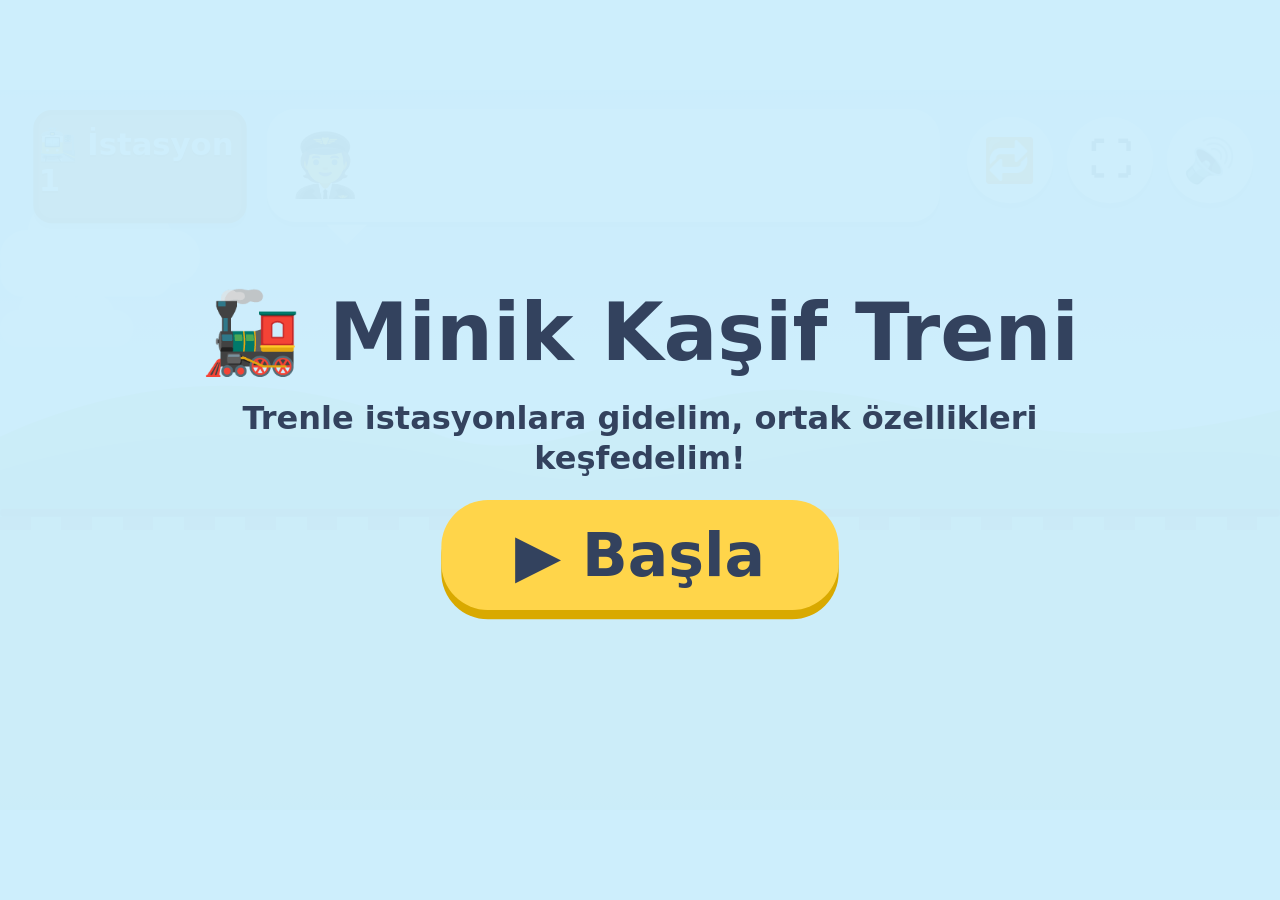
<file: kasiftreni/index.html>
<!DOCTYPE html>
<html lang="tr">
<head>
<meta charset="utf-8">
<meta name="viewport" content="width=device-width,initial-scale=1,maximum-scale=1,user-scalable=no">
<title>Minik Kaşif Treni</title>
<style>
*{box-sizing:border-box;-webkit-tap-highlight-color:transparent;-webkit-user-select:none;user-select:none}
html,body{margin:0;height:100%;overflow:hidden;background:#cdeefc;overscroll-behavior:none;touch-action:none}
body{font-family:"Trebuchet MS","Segoe UI",system-ui,sans-serif;font-weight:800;color:#33425e}
button{font-family:inherit;font-weight:800;cursor:pointer;border:0;color:inherit}

#viewport{position:fixed;inset:0;overflow:hidden;background:#cdeefc}
#stage{position:absolute;left:50%;top:50%;width:1920px;height:1080px;transform-origin:center center;overflow:hidden;
  background:linear-gradient(#bfe9fb 0%,#e8f7ff 45%,#fff6dc 58%,#cfeab9 58.1%,#bfe3a8 100%)}

/* arka plan */
.cloud{position:absolute;background:#fff;border-radius:100px;opacity:.9;animation:drift linear infinite}
.cloud::before,.cloud::after{content:"";position:absolute;background:#fff;border-radius:50%}
.cloud::before{width:46%;height:150%;left:14%;top:-70%}
.cloud::after{width:36%;height:120%;right:14%;top:-45%}
@keyframes drift{from{transform:translateX(-300px)}to{transform:translateX(2300px)}}
#hills{position:absolute;left:0;top:380px;width:1920px;height:260px}
#rail{position:absolute;left:0;top:628px;width:1920px;height:12px;background:#8f7f73;border-radius:6px}
#sleepers{position:absolute;left:0;top:640px;width:1920px;height:20px;background:repeating-linear-gradient(90deg,#b49b84 0 46px,transparent 46px 92px)}

/* üst alan */
#sign{position:absolute;left:50px;top:30px;width:320px;height:170px;background:#d9a066;border:8px solid #b57a41;border-radius:28px;
  display:flex;flex-direction:column;align-items:center;justify-content:center;gap:12px;color:#fff;box-shadow:0 8px 0 rgba(0,0,0,.12)}
#signTxt{font-size:46px;text-shadow:0 3px 0 rgba(0,0,0,.2)}
#prog{display:flex;gap:10px}
#prog span{width:30px;height:30px;border-radius:50%;background:#f3d9b6;box-shadow:inset 0 0 0 4px #b57a41;font-size:20px;line-height:30px;text-align:center}
#prog span.on{background:#ffd54a}
#bubble{position:absolute;left:400px;top:28px;width:1010px;min-height:170px;background:#fff;border-radius:44px;padding:26px 40px 26px 150px;
  box-shadow:0 8px 0 rgba(0,0,0,.1);display:flex;align-items:center;font-size:54px;line-height:1.2}
#bubble .face{position:absolute;left:30px;top:50%;transform:translateY(-50%);font-size:92px}
#bubble::after{content:"";position:absolute;left:90px;bottom:-34px;border:30px solid transparent;border-top-color:#fff;border-bottom:0}
.rb{position:absolute;top:40px;width:130px;height:130px;border-radius:50%;background:#fff;font-size:64px;box-shadow:0 8px 0 rgba(0,0,0,.12)}
.rb:active{transform:translateY(5px);box-shadow:0 3px 0 rgba(0,0,0,.12)}
#btnSound{right:40px}#btnFull{right:190px}#btnReplay{right:340px}

/* tren */
#train{position:absolute;left:50px;top:230px;width:1820px;height:410px;transform:translateX(-2100px)}
#train *{position:absolute}
.wheel{border-radius:50%;background:#34466b;box-shadow:inset 0 0 0 9px #34466b,inset 0 0 0 16px #5b73a3}
.wheel::before{content:"";inset:30%;border-radius:50%;background:#ffd54a}
.wheel::after{content:"";inset:12%;border-radius:50%;
  background:linear-gradient(#ffd54a,#ffd54a) center/86% 8% no-repeat,linear-gradient(#ffd54a,#ffd54a) center/8% 86% no-repeat}
.running .wheel{animation:spin .6s linear infinite}
@keyframes spin{to{transform:rotate(360deg)}}
.running .bob{animation:bob .3s ease-in-out infinite alternate}
@keyframes bob{to{transform:translateY(5px)}}
.coupler{background:#34466b;height:18px;border-radius:9px;top:292px}
.eng-cabin{left:0;top:40px;width:180px;height:300px;background:#d9544f;border-radius:34px 34px 14px 14px}
.eng-roof{left:-14px;top:22px;width:208px;height:36px;background:#34466b;border-radius:18px}
.eng-win{left:34px;top:92px;width:112px;height:104px;background:#e9f7ff;border-radius:20px;box-shadow:0 0 0 8px #34466b}
.eng-boiler{left:150px;top:130px;width:250px;height:210px;background:#ef6f6c;border-radius:30px 110px 30px 30px}
.eng-stripe{left:150px;top:300px;width:250px;height:22px;background:#ffd54a}
.chimney{left:288px;top:50px;width:72px;height:96px;background:#34466b;border-radius:10px 10px 6px 6px}
.chimney::before{content:"";left:-14px;top:-16px;width:100px;height:26px;background:#34466b;border-radius:14px}
.eye{width:50px;height:50px;border-radius:50%;background:#fff;top:160px}
.eye::after{content:"";left:18px;top:14px;width:24px;height:24px;border-radius:50%;background:#2b2f45}
.smile{left:268px;top:224px;width:96px;height:44px;border-bottom:11px solid #7a2e2e;border-radius:0 0 100px 100px}
.cheek{width:34px;height:34px;border-radius:50%;background:#ff9fa0;top:214px;opacity:.8}
.light{left:372px;top:170px;width:34px;height:34px;border-radius:50%;background:#ffe27a;box-shadow:0 0 22px #ffe27a}
.puff{width:60px;height:60px;border-radius:50%;background:#fff;opacity:0;left:305px;top:20px}
.running .puff,.steaming .puff{animation:steam 1.5s ease-out infinite}
.puff:nth-of-type(2){animation-delay:.5s!important}.puff:nth-of-type(3){animation-delay:1s!important}
@keyframes steam{0%{opacity:.9;transform:translate(0,0) scale(.5)}100%{opacity:0;transform:translate(-70px,-150px) scale(1.9)}}
.wagon{border-radius:34px;top:80px;height:260px}
.wagon::before{content:"";left:-10px;top:-20px;right:-10px;height:34px;border-radius:20px;background:rgba(0,0,0,.18)}
#w1{left:440px;width:900px;background:#4fb6a8}
#w2{left:1380px;width:440px;background:#ffc857}
.win{top:30px;width:240px;height:200px;border-radius:26px;background:#e9f7ff;box-shadow:inset 0 8px 16px rgba(0,0,0,.14),0 0 0 10px #2f8f83;display:flex;flex-direction:column;align-items:center;justify-content:center}
.win .em,#slot .em{position:static;font-size:110px;line-height:1;transform:scale(0)}
.win .nm,#slot .nm{position:static;font-size:38px;margin-top:8px;opacity:0;color:#33425e}
.win.show .em{animation:pop .5s forwards}.win.show .nm{opacity:1}
.win.look{animation:look .9s}
.win.glow{box-shadow:inset 0 8px 16px rgba(0,0,0,.14),0 0 0 10px #ffd54a,0 0 40px #ffd54a}
@keyframes look{0%,100%{transform:scale(1)}40%{transform:scale(1.1)}}
@keyframes pop{0%{transform:scale(0)}70%{transform:scale(1.25)}100%{transform:scale(1)}}
#slot{left:50px;top:30px;width:340px;height:200px;border-radius:26px;border:8px dashed #fff;background:rgba(255,255,255,.35);display:flex;flex-direction:column;align-items:center;justify-content:center}
#slot .q{position:static;font-size:110px;color:#fff;animation:blink 1.4s infinite}
#slot .em{font-size:92px;animation:pop .5s forwards}#slot .nm{font-size:44px;opacity:1}
#slot.full{background:#fff;border:8px solid #fff;box-shadow:0 0 0 8px #e0a82e}
@keyframes blink{50%{opacity:.35}}
.wiggle{animation:wig .8s}
@keyframes wig{0%,100%{transform:rotate(0)}25%{transform:rotate(-4deg)}75%{transform:rotate(4deg)}}

/* cevap kartları */
.card{position:absolute;width:480px;height:250px;border-radius:44px;background:#fff;box-shadow:0 12px 0 rgba(0,0,0,.14);
  display:flex;align-items:center;justify-content:center;gap:26px;touch-action:none;cursor:grab;z-index:5;
  border:10px solid var(--c);opacity:0;transform:translateY(60px) scale(.8)}
.card.in{opacity:1;transform:none;transition:opacity .4s,transform .45s cubic-bezier(.2,1.4,.4,1)}
.card .em{font-size:118px;line-height:1}
.card .tx{font-size:56px;line-height:1.05;max-width:230px;text-align:left}
.card.snap{transition:left .35s ease,top .35s ease,transform .35s,opacity .4s}
.card.drag{z-index:20;transform:scale(1.07)!important;box-shadow:0 26px 40px rgba(0,0,0,.25);cursor:grabbing;transition:none!important}
.card.dim{opacity:.22!important;filter:grayscale(1);pointer-events:none}
.card.gone{opacity:0!important;pointer-events:none;transition:opacity .4s}
.card.fly{transform:scale(.62)!important;transition:left .55s ease,top .55s ease,transform .55s!important}
.card.hint{animation:hint 1s infinite}
@keyframes hint{50%{transform:scale(1.07)}}
.shake{animation:shake .45s}
@keyframes shake{0%,100%{margin-left:0}20%{margin-left:-14px}40%{margin-left:14px}60%{margin-left:-9px}80%{margin-left:9px}}

.spark{position:absolute;font-size:56px;pointer-events:none;z-index:30}

/* ekranlar */
.screen{position:absolute;inset:0;z-index:50;background:rgba(205,238,252,.96);display:flex;flex-direction:column;align-items:center;justify-content:center;gap:34px;text-align:center}
.screen h1{margin:0;font-size:120px;line-height:1.05}
.screen p{margin:0;font-size:48px;max-width:1300px;line-height:1.25}
.big{background:#ffd54a;border-radius:70px;font-size:90px;padding:30px 110px;box-shadow:0 14px 0 #d9a900}
.big:active{transform:translateY(8px);box-shadow:0 6px 0 #d9a900}
.hidden{display:none!important}
#endStars{font-size:100px}
</style>
</head>
<body>
<div id="viewport">
<div id="stage">
  <div class="cloud" style="top:240px;left:0;width:260px;height:70px;animation-duration:110s"></div>
  <div class="cloud" style="top:330px;left:0;width:200px;height:56px;animation-duration:150s;animation-delay:-60s"></div>
  <div class="cloud" style="top:210px;left:0;width:300px;height:80px;animation-duration:190s;animation-delay:-120s"></div>
  <svg id="hills" viewBox="0 0 1920 260" preserveAspectRatio="none" aria-hidden="true">
    <path d="M0 260V140C220 40 440 40 640 130C820 210 980 60 1200 70C1420 80 1560 190 1920 100V260Z" fill="#b9e0a1"/>
    <path d="M0 260V190C260 110 520 130 760 190C1000 250 1240 110 1500 150C1700 180 1820 150 1920 170V260Z" fill="#a5d68f"/>
  </svg>
  <div id="rail"></div><div id="sleepers"></div>

  <div id="sign"><div id="signTxt">🚉 İstasyon 1</div><div id="prog"></div></div>
  <div id="bubble"><span class="face">🧑‍✈️</span><span id="bubbleText">&nbsp;</span></div>
  <button class="rb" id="btnReplay" aria-label="Tekrar dinle">🔁</button>
  <button class="rb" id="btnFull" aria-label="Tam ekran">⛶</button>
  <button class="rb" id="btnSound" aria-label="Ses aç/kapat">🔊</button>

  <div id="train">
    <div class="puff"></div><div class="puff"></div><div class="puff"></div>
    <div class="eng-roof"></div><div class="eng-cabin"></div><div class="eng-win"></div>
    <div class="eng-boiler"></div><div class="eng-stripe"></div><div class="chimney"></div>
    <div class="eye" style="left:238px"></div><div class="eye" style="left:304px"></div>
    <div class="cheek" style="left:226px"></div><div class="cheek" style="left:342px"></div>
    <div class="smile"></div><div class="light"></div>
    <div class="coupler" style="left:396px;width:50px"></div>
    <div class="wagon" id="w1"></div>
    <div class="coupler" style="left:1336px;width:50px"></div>
    <div class="wagon" id="w2"><div id="slot"><span class="q">?</span></div></div>
    <div class="wheel" style="left:30px;top:270px;width:130px;height:130px"></div>
    <div class="wheel" style="left:190px;top:290px;width:110px;height:110px"></div>
    <div class="wheel" style="left:310px;top:290px;width:110px;height:110px"></div>
    <div class="wheel" style="left:500px;top:290px;width:110px;height:110px"></div>
    <div class="wheel" style="left:1170px;top:290px;width:110px;height:110px"></div>
    <div class="wheel" style="left:1440px;top:290px;width:110px;height:110px"></div>
    <div class="wheel" style="left:1650px;top:290px;width:110px;height:110px"></div>
  </div>

  <div id="start" class="screen">
    <h1>🚂 Minik Kaşif Treni</h1>
    <p>Trenle istasyonlara gidelim, ortak özellikleri keşfedelim!</p>
    <button class="big" id="btnStart">▶ Başla</button>
  </div>
  <div id="end" class="screen hidden">
    <h1>🏆 Tebrikler!</h1>
    <div id="endStars">⭐⭐⭐⭐⭐⭐</div>
    <p>Bütün istasyonları gezdin, küçük kaşif!</p>
    <button class="big" id="btnAgain">🔁 Tekrar oyna</button>
  </div>
</div>
</div>

<script>
(function(){
'use strict';
var $=function(s){return document.querySelector(s)};
var stage=$('#stage'),train=$('#train'),w1=$('#w1'),slot=$('#slot'),bubbleText=$('#bubbleText');
var scale=1;
function fit(){scale=Math.min(window.innerWidth/1920,window.innerHeight/1080);stage.style.transform='translate(-50%,-50%) scale('+scale+')'}
window.addEventListener('resize',fit);fit();
document.addEventListener('contextmenu',function(e){e.preventDefault()});

function sh(a){a=a.slice();for(var i=a.length-1;i>0;i--){var j=Math.floor(Math.random()*(i+1));var t=a[i];a[i]=a[j];a[j]=t}return a}
function rnd(a){return a[Math.floor(Math.random()*a.length)]}
function wait(ms){return new Promise(function(r){setTimeout(r,ms)})}

/* ---------- İÇERİK ---------- */
var ROUNDS=[
 {tag:'diger',objs:[['🐦','Kuş'],['🦋','Kelebek'],['✈️','Uçak']],ans:['☁️','Uçar'],bad:[['🌊','Yüzer'],['🚶','Yürür']],why:'Hepsi uçar.'},
 {tag:'diger',objs:[['🐟','Balık'],['🐬','Yunus'],['🐙','Ahtapot']],ans:['🌊','Suda yaşar'],bad:[['☁️','Uçar'],['🌳','Ağaçta yaşar']],why:'Hepsi suda yaşar.'},
 {tag:'renk',objs:[['🍎','Elma'],['🍓','Çilek'],['🍒','Kiraz']],ans:['🔴','Kırmızı'],bad:[['🔵','Mavi'],['🟢','Yeşil']],why:'Hepsi aynı renk. Hepsi kırmızı.'},
 {tag:'canli',objs:[['🌻','Çiçek'],['🐱','Kedi'],['🐝','Arı']],ans:['💚','Canlı'],bad:[['🪨','Canlı değil'],['🛞','Tekerlekleri var']],why:'Hepsi canlı.'},
 {tag:'diger',objs:[['🚗','Araba'],['🚌','Otobüs'],['🚲','Bisiklet']],ans:['🛞','Tekerlekleri var'],bad:[['🕊️','Kanatları var'],['🌊','Yüzer']],why:'Hepsinin tekerlekleri var.'},
 {tag:'diger',objs:[['⚽','Top'],['🍊','Portakal'],['🌕','Ay']],ans:['⚪','Yuvarlak'],bad:[['🟦','Kare'],['🔺','Üçgen']],why:'Hepsi yuvarlak.'},
 {tag:'canli',objs:[['🪑','Sandalye'],['📚','Kitap'],['🔑','Anahtar']],ans:['🪨','Canlı değil'],bad:[['💚','Canlı'],['☁️','Uçar']],why:'Hiçbiri canlı değil.'},
 {tag:'diger',objs:[['🐶','Köpek'],['🐮','İnek'],['🐑','Koyun']],ans:['🐾','Dört ayağı var'],bad:[['🕊️','Kanatları var'],['🌊','Yüzer']],why:'Hepsinin dört ayağı var.'},
 {tag:'renk',objs:[['🍌','Muz'],['🌞','Güneş'],['🌻','Ayçiçeği']],ans:['🟡','Sarı'],bad:[['🟣','Mor'],['⚫','Siyah']],why:'Hepsi aynı renk. Hepsi sarı.'}
];
var PER_GAME=6;
var COLORS=['#ef6f6c','#4fb6a8','#f2b632'];
var QUESTION='Bir bakalım... Bu üçünün ortak özelliği ne olabilir?';
var PRAISE=['Harika! Ortak özelliklerini buldun!','Bravo! Çok güzel buldun!','Süper! Doğru bildin!'];
var RETRY=['Tekrar bakalım. Sence hangisi olabilir?','Hmm, bir daha bakalım.','Olmadı, birlikte tekrar düşünelim.'];

function buildRounds(){
  var canli=ROUNDS.filter(function(r){return r.tag==='canli'});
  var renk=sh(ROUNDS.filter(function(r){return r.tag==='renk'})).slice(0,1);
  var chosen=canli.concat(renk);
  var rest=sh(ROUNDS.filter(function(r){return chosen.indexOf(r)<0}));
  while(chosen.length<PER_GAME&&rest.length)chosen.push(rest.shift());
  return sh(chosen);
}

/* ---------- SES ---------- */
var soundOn=true,ttsOk='speechSynthesis' in window,voice=null,ac=null;
function loadVoice(){if(!ttsOk)return;try{var v=speechSynthesis.getVoices();voice=null;for(var i=0;i<v.length;i++){if(v[i].lang&&v[i].lang.toLowerCase().indexOf('tr')===0){voice=v[i];break}}}catch(e){}}
if(ttsOk){loadVoice();try{speechSynthesis.onvoiceschanged=loadVoice}catch(e){}}
function audio(){try{ac=ac||new (window.AudioContext||window.webkitAudioContext)();if(ac.state==='suspended')ac.resume()}catch(e){ac=null}return ac}
function tone(f,d,t0,type,vol,f2){var a=audio();if(!a||!soundOn)return;try{var o=a.createOscillator(),g=a.createGain();o.type=type||'sine';o.frequency.setValueAtTime(f,a.currentTime+t0);if(f2)o.frequency.linearRampToValueAtTime(f2,a.currentTime+t0+d);g.gain.setValueAtTime(vol||.12,a.currentTime+t0);g.gain.exponentialRampToValueAtTime(.001,a.currentTime+t0+d);o.connect(g);g.connect(a.destination);o.start(a.currentTime+t0);o.stop(a.currentTime+t0+d)}catch(e){}}
function whistle(){tone(660,.35,0,'triangle',.14,700);tone(880,.35,0,'triangle',.1,930);tone(660,.5,.4,'triangle',.14,620);tone(880,.5,.4,'triangle',.1,840)}
function ding(){tone(523,.25,0,'sine',.15);tone(659,.25,.13,'sine',.15);tone(784,.45,.26,'sine',.15)}
function oops(){tone(330,.22,0,'triangle',.09,260)}
var chugT=null;
function chugBurst(){var a=audio();if(!a||!soundOn)return;try{var n=Math.floor(a.sampleRate*.12),b=a.createBuffer(1,n,a.sampleRate),d=b.getChannelData(0);for(var i=0;i<n;i++)d[i]=(Math.random()*2-1)*(1-i/n);var s=a.createBufferSource();s.buffer=b;var f=a.createBiquadFilter();f.type='lowpass';f.frequency.value=500;var g=a.createGain();g.gain.value=.25;s.connect(f);f.connect(g);g.connect(a.destination);s.start()}catch(e){}}
function startChug(){stopChug();chugBurst();chugT=setInterval(chugBurst,260)}
function stopChug(){if(chugT){clearInterval(chugT);chugT=null}}

var epoch=0;
function say(text){
  bubbleText.textContent=text;
  return new Promise(function(res){
    var done=false,est=900+text.length*75,tm=null;
    function fin(){if(!done){done=true;clearTimeout(tm);res()}}
    if(!soundOn||!ttsOk){tm=setTimeout(fin,est);return}
    tm=setTimeout(fin,est*2.2);
    try{
      speechSynthesis.cancel();
      var u=new SpeechSynthesisUtterance(text);
      u.lang='tr-TR';if(voice)u.voice=voice;u.rate=.88;u.pitch=1.15;
      u.onend=fin;u.onerror=fin;
      speechSynthesis.speak(u);
    }catch(e){fin()}
  });
}
function stopSpeech(){if(ttsOk){try{speechSynthesis.cancel()}catch(e){}}}

/* ---------- OYUN DURUMU ---------- */
var rounds=[],idx=0,lock=true,wrongCount=0,idleT=null,trainAnim=null,drag=null,cards=[];

function buildProgress(){
  var p=$('#prog');p.innerHTML='';
  for(var i=0;i<rounds.length;i++){var s=document.createElement('span');p.appendChild(s)}
}
function markProgress(i){var s=$('#prog').children[i];if(s){s.className='on';s.textContent='⭐'}}

function resetScene(){
  cards.forEach(function(c){c.remove()});cards=[];
  w1.innerHTML='';
  var r=rounds[idx];
  r.objs.forEach(function(o,i){
    var d=document.createElement('div');d.className='win';d.style.left=(40+i*270)+'px';
    d.innerHTML='<div class="em">'+o[0]+'</div><div class="nm">'+o[1]+'</div>';
    w1.appendChild(d);
  });
  slot.className='';slot.innerHTML='<span class="q">?</span>';
  $('#signTxt').textContent='🚉 İstasyon '+(idx+1);
}

function trainArrive(){
  if(trainAnim){try{trainAnim.cancel()}catch(e){}}
  train.classList.remove('steaming');train.classList.add('running');startChug();
  trainAnim=train.animate([{transform:'translateX(-2100px)'},{transform:'translateX(0)'}],{duration:2800,easing:'cubic-bezier(.15,.75,.3,1)',fill:'forwards'});
  return trainAnim.finished.catch(function(){}).then(function(){stopChug();train.classList.remove('running');train.classList.add('steaming');whistle()});
}
function trainDepart(){
  train.classList.remove('steaming');train.classList.add('running');whistle();startChug();
  if(trainAnim){try{trainAnim.cancel()}catch(e){}}
  trainAnim=train.animate([{transform:'translateX(0)'},{transform:'translateX(2100px)'}],{duration:2200,easing:'cubic-bezier(.5,0,.9,.5)',fill:'forwards'});
  return trainAnim.finished.catch(function(){}).then(function(){stopChug();train.classList.remove('running')});
}

async function playRound(){
  var my=epoch,r=rounds[idx];
  lock=true;wrongCount=0;clearIdle();
  resetScene();
  await trainArrive();if(my!==epoch)return;
  await say('Haydi bakalım, bu üçüne dikkatlice bakalım.');if(my!==epoch)return;
  var wins=w1.children;
  for(var i=0;i<wins.length;i++){
    wins[i].classList.add('show','look');
    await say(r.objs[i][1]+'.');if(my!==epoch)return;
    await wait(250);if(my!==epoch)return;
  }
  await say(QUESTION);if(my!==epoch)return;
  showCards(r);lock=false;startIdle();
}

function showCards(r){
  var opts=sh([{e:r.ans[0],t:r.ans[1],ok:1}].concat(r.bad.map(function(b){return{e:b[0],t:b[1],ok:0}})));
  var xs=[100,720,1340];
  opts.forEach(function(o,i){
    var c=document.createElement('div');c.className='card';
    c.style.left=xs[i]+'px';c.style.top='770px';c.style.setProperty('--c',COLORS[i]);
    c.dataset.ok=o.ok;c.dataset.hx=xs[i];c.dataset.hy=770;
    c.innerHTML='<span class="em">'+o.e+'</span><span class="tx">'+o.t+'</span>';
    c.addEventListener('pointerdown',down);c.addEventListener('pointermove',move);
    c.addEventListener('pointerup',up);c.addEventListener('pointercancel',up);
    stage.appendChild(c);cards.push(c);
    setTimeout(function(){c.classList.add('in')},120+i*160);
  });
}

/* ---------- ETKİLEŞİM ---------- */
function pt(e){var r=stage.getBoundingClientRect();return{x:(e.clientX-r.left)/scale,y:(e.clientY-r.top)/scale}}
function down(e){
  var c=e.currentTarget;
  if(lock||drag||c.classList.contains('dim')||c.classList.contains('gone'))return;
  e.preventDefault();clearIdle();
  var p=pt(e);
  drag={c:c,dx:p.x-c.offsetLeft,dy:p.y-c.offsetTop,sx:p.x,sy:p.y,moved:false,id:e.pointerId};
  try{c.setPointerCapture(e.pointerId)}catch(err){}
  c.classList.remove('snap');c.classList.add('drag');
}
function move(e){
  if(!drag||drag.c!==e.currentTarget||e.pointerId!==drag.id)return;
  var p=pt(e);
  if(!drag.moved&&Math.hypot(p.x-drag.sx,p.y-drag.sy)>14)drag.moved=true;
  if(drag.moved){drag.c.style.left=(p.x-drag.dx)+'px';drag.c.style.top=(p.y-drag.dy)+'px'}
}
function up(e){
  if(!drag||drag.c!==e.currentTarget)return;
  var d=drag,c=d.c;drag=null;
  c.classList.remove('drag');
  try{c.releasePointerCapture(d.id)}catch(err){}
  if(e.type==='pointercancel'){snap(c);startIdle();return}
  if(!d.moved){answer(c);return}
  var cx=c.offsetLeft+c.offsetWidth/2,cy=c.offsetTop+c.offsetHeight/2;
  if(cy>180&&cy<700)answer(c);else{snap(c);startIdle()}
}
function snap(c){
  c.classList.add('snap');c.style.left=c.dataset.hx+'px';c.style.top=c.dataset.hy+'px';
  setTimeout(function(){c.classList.remove('snap')},400);
}
function answer(c){c.dataset.ok==='1'?onCorrect(c):onWrong(c)}

function onWrong(c){
  wrongCount++;oops();snap(c);
  c.classList.remove('shake');void c.offsetWidth;c.classList.add('shake');
  setTimeout(function(){c.classList.add('dim')},450);
  setTimeout(function(){
    var left=cards.filter(function(x){return !x.classList.contains('dim')});
    if(left.length===1)left[0].classList.add('hint');
  },500);
  say(rnd(RETRY));startIdle();
}

async function onCorrect(c){
  var my=epoch,r=rounds[idx];
  lock=true;clearIdle();
  cards.forEach(function(x){x.classList.remove('hint');if(x!==c)x.classList.add('gone')});
  var s=slot.getBoundingClientRect(),st=stage.getBoundingClientRect();
  var tx=((s.left+s.width/2)-st.left)/scale,ty=((s.top+s.height/2)-st.top)/scale;
  c.classList.remove('snap');c.classList.add('fly');
  c.style.left=(tx-c.offsetWidth/2)+'px';c.style.top=(ty-c.offsetHeight/2)+'px';
  await wait(600);if(my!==epoch)return;
  c.classList.add('gone');
  slot.className='full';
  slot.innerHTML='<div class="em">'+r.ans[0]+'</div><div class="nm">'+r.ans[1]+'</div>';
  burst(tx,ty);ding();markProgress(idx);
  for(var i=0;i<w1.children.length;i++)w1.children[i].classList.add('glow');
  await say(rnd(PRAISE)+' '+r.why);if(my!==epoch)return;
  await wait(500);if(my!==epoch)return;
  if(idx+1>=rounds.length){await finish();return}
  await trainDepart();if(my!==epoch)return;
  idx++;playRound();
}

function burst(x,y){
  for(var i=0;i<14;i++){
    var s=document.createElement('div');s.className='spark';s.textContent=rnd(['⭐','✨','🌟']);
    s.style.left=x+'px';s.style.top=y+'px';stage.appendChild(s);
    var a=Math.PI*2*i/14,d=170+Math.random()*120;
    var an=s.animate([{transform:'translate(0,0) scale(.4)',opacity:1},{transform:'translate('+Math.cos(a)*d+'px,'+Math.sin(a)*d+'px) scale(1.2)',opacity:0}],{duration:900,easing:'ease-out'});
    an.onfinish=(function(el){return function(){el.remove()}})(s);
  }
}

async function finish(){
  var my=epoch;
  whistle();
  $('#end').classList.remove('hidden');
  await say('Tebrikler küçük kaşif! Bütün istasyonları gezdin!');
  if(my!==epoch)return;
}

/* boşta kalınca yönlendirme */
function startIdle(){
  clearIdle();
  idleT=setTimeout(async function(){
    if(lock)return;var my=epoch;
    for(var i=0;i<w1.children.length;i++){var w=w1.children[i];w.classList.remove('look');void w.offsetWidth;w.classList.add('look')}
    await say('Biraz düşünelim... Üçüne tekrar bakalım.');
    if(my===epoch&&!lock)startIdle();
  },15000);
}
function clearIdle(){if(idleT){clearTimeout(idleT);idleT=null}}

/* ---------- BAŞLAT / DÜĞMELER ---------- */
async function startGame(){
  epoch++;var my=epoch;
  stopSpeech();stopChug();clearIdle();
  rounds=buildRounds();idx=0;lock=true;
  buildProgress();
  $('#start').classList.add('hidden');$('#end').classList.add('hidden');
  if(trainAnim){try{trainAnim.cancel()}catch(e){}}
  train.style.transform='translateX(-2100px)';
  cards.forEach(function(c){c.remove()});cards=[];
  await say('Merhaba küçük kaşif! Haydi, trene biniyoruz!');
  if(my!==epoch)return;
  playRound();
}
$('#btnStart').addEventListener('click',function(){audio();startGame()});
$('#btnAgain').addEventListener('click',function(){audio();startGame()});
$('#btnSound').addEventListener('click',function(){
  soundOn=!soundOn;this.textContent=soundOn?'🔊':'🔇';
  if(!soundOn){stopSpeech();stopChug()}else audio();
});
$('#btnReplay').addEventListener('click',function(){if(!lock)say(QUESTION)});
$('#bubble').addEventListener('click',function(){if(!lock)say(QUESTION)});
$('#btnFull').addEventListener('click',function(){
  try{
    var d=document,el=d.documentElement;
    if(!d.fullscreenElement&&!d.webkitFullscreenElement){(el.requestFullscreen||el.webkitRequestFullscreen).call(el)}
    else{(d.exitFullscreen||d.webkitExitFullscreen).call(d)}
  }catch(e){}
});
})();
</script>
</body>
</html>
</file>
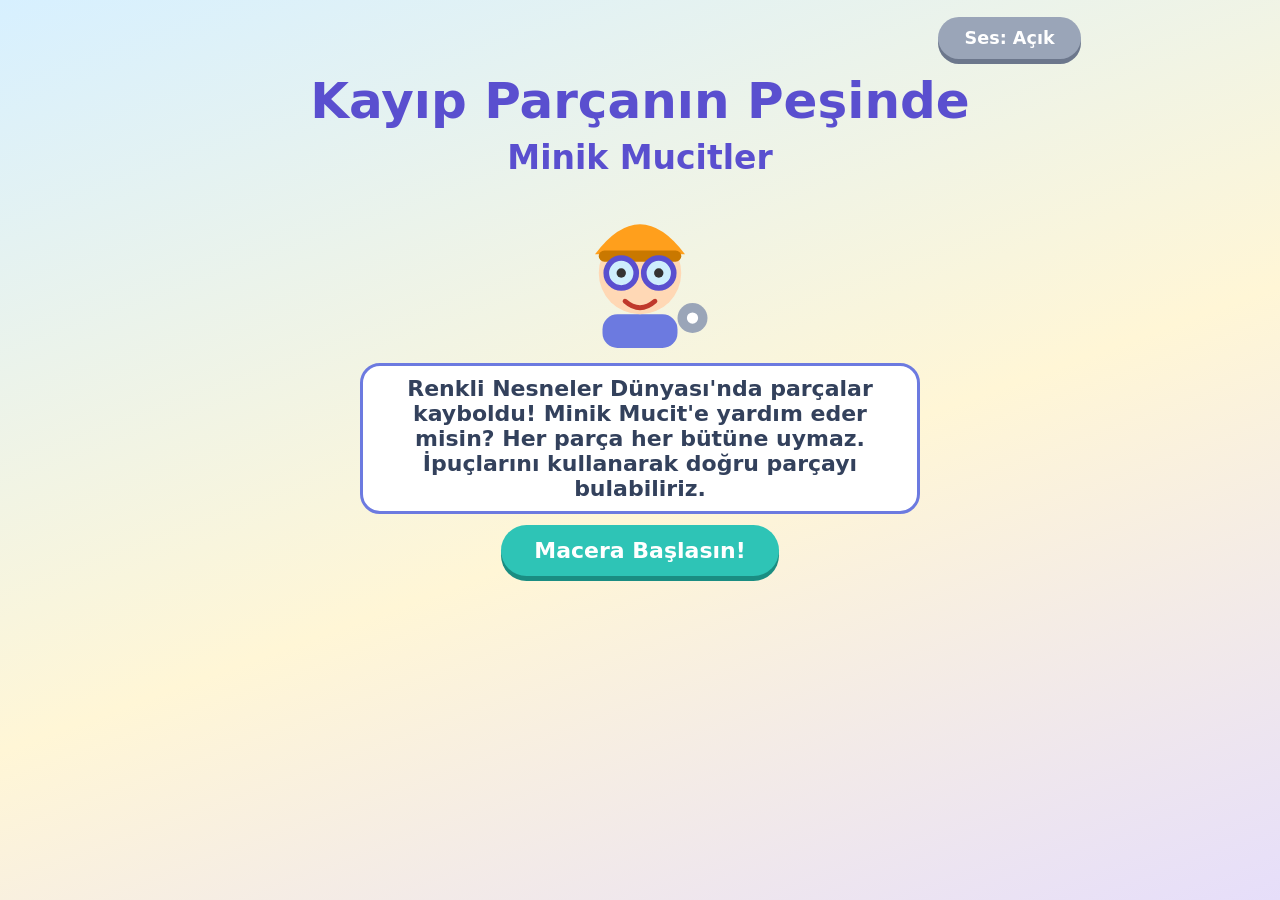
<file: kayipparca/index.html>
<!DOCTYPE html>
<html lang="tr"><head><meta charset="utf-8">
<meta name="viewport" content="width=device-width,initial-scale=1">
<title>Kayıp Parçanın Peşinde – Minik Mucitler</title>
<style>
*{box-sizing:border-box}
body{margin:0;min-height:100vh;font-family:"Trebuchet MS","Segoe UI",system-ui,sans-serif;color:#33415c;background:linear-gradient(160deg,#d7f0ff,#fff6d6 55%,#e6defa);font-size:clamp(16px,2.3vw,22px)}
#app{max-width:920px;margin:0 auto;padding:12px 14px 40px;text-align:center}
h1{font-size:clamp(28px,6vw,50px);margin:8px 0;color:#5a4fcf}h2{margin:6px 0;color:#5a4fcf}
.btn{font:inherit;font-weight:700;border:0;border-radius:999px;padding:.6em 1.5em;margin:5px;background:#ff9f1c;color:#fff;box-shadow:0 5px 0 #c97800;cursor:pointer;min-height:50px}
.btn:active{transform:translateY(3px);box-shadow:0 2px 0 #c97800}.btn:disabled{opacity:.5}
.btn.g{background:#2ec4b6;box-shadow:0 5px 0 #1a8d82}.btn.b{background:#6c7ae0;box-shadow:0 5px 0 #4553b8}.btn.s{background:#9aa5b8;box-shadow:0 5px 0 #6c778c;font-size:.8em;min-height:42px}.btn.on{outline:4px solid #5a4fcf}
.btn:focus-visible,.pc:focus-visible{outline:4px solid #5a4fcf;outline-offset:2px}
.top{display:flex;justify-content:space-between;align-items:center;flex-wrap:wrap}
.prog{background:#fffa;border-radius:999px;padding:6px 16px;font-weight:700}
.card{background:#fff;border:5px solid #ffd166;border-radius:28px;width:min(86vw,380px);margin:8px auto;padding:6px;touch-action:none}
.card svg{width:100%;display:block}
.hole *{fill:#fff9;stroke:#8d99ae;stroke-width:1.3;stroke-dasharray:3 2}
.pop{animation:pop .8s ease 2;transform-origin:50px 50px}@keyframes pop{50%{transform:scale(1.07)}}
.shake{animation:sk .4s}@keyframes sk{25%{transform:translateX(-8px)}75%{transform:translateX(8px)}}
.say{background:#fff;border:3px solid #6c7ae0;border-radius:20px;padding:10px 14px;max-width:560px;margin:6px auto;font-weight:600}
.pcs{display:flex;justify-content:center;gap:12px;flex-wrap:wrap;margin:10px 0}
.pc{background:#fff;border:4px solid #a8dadc;border-radius:22px;padding:6px;width:min(26vw,120px);min-width:84px;cursor:grab;touch-action:none;user-select:none;animation:fi .4s}
.pc svg{width:100%;height:84px;display:block;pointer-events:none}.pc.sel{border-color:#ff9f1c;background:#fff4d9}.pc.off{opacity:.35}
@keyframes fi{from{transform:translateY(14px);opacity:0}}
.drag{position:fixed;z-index:9;pointer-events:none;opacity:.9;transform:translate(-50%,-50%) scale(1.15)}
.w{display:inline-block;background:#fff;border-radius:22px;padding:12px;width:200px;margin:6px;border:4px solid #c3b8f5;vertical-align:top}
.bd{display:inline-block;background:#fff;border:3px solid #ffd166;border-radius:14px;padding:6px 10px;margin:3px;font-size:.8em}.bd.lk{opacity:.35;filter:grayscale(1)}
table{margin:8px auto;border-collapse:collapse;background:#fff;border-radius:12px;text-align:left}td{padding:7px 14px;border-bottom:1px solid #ddd}
.note{font-size:.8em;max-width:620px;margin:8px auto}
</style></head><body><div id="app"></div>
<script>
/* ===== ÇİZİM YARDIMCILARI (100x100 koordinat) ===== */
const E=(x,y,a,b,f)=>`<ellipse cx="${x}" cy="${y}" rx="${a}" ry="${b}" fill="${f}"/>`,C=(x,y,r,f)=>`<circle cx="${x}" cy="${y}" r="${r}" fill="${f}"/>`,
R=(x,y,w,h,f)=>`<rect x="${x}" y="${y}" width="${w}" height="${h}" rx="2" fill="${f}"/>`,P=(p,f)=>`<polygon points="${p}" fill="${f}"/>`,
F=(d,f)=>`<path d="${d}" fill="${f}"/>`,L=(d,w,s)=>`<path d="${d}" stroke="${s}" stroke-width="${w}" stroke-linecap="round" fill="none"/>`,
O=(x,y,r,w,s)=>`<circle cx="${x}" cy="${y}" r="${r}" fill="none" stroke="${s}" stroke-width="${w}"/>`;
const K='#333';
/* ===== PARÇALAR: k=kategori (yanlış seçenekler başka kategoriden gelir, böylece cevap tek ve nettir), b=sınır kutusu, f=biçimsel ipucu, u=işlevsel ipucu ===== */
const PR={},OB={};
const pt=(id,k,b,s,f,u)=>PR[id]={k,b,s,f,u};
pt('baca','baca',[68,20,10,22],R(68,20,10,22,'#b56576'),'Bu parça çatının üstünde duran dar bir dikdörtgen olabilir.','Evde sobanın dumanı nereden çıkar?');
pt('cati','ucgen',[14,15,72,32],P('14,47 50,15 86,47','#e76f51'),'Bu parça üç köşeli olabilir.','Yağmurdan korunmak için evin hangi bölümü gerekir?');
pt('kapi','kapi',[43,64,16,26],R(43,64,16,26,'#8d5a34')+C(55,77,1.6,'#ffd166'),'Eksik parça uzun bir dikdörtgen gibi.','Eve girmek için hangi parça gerekir?');
pt('pencere','kare',[26,54,14,14],R(26,54,14,14,'#8ecae6')+L('M33 54V68M26 61H40',1.4,'#fff'),'Bu parça dört kenarlı ve kare gibi.','Evin içine ışık girmesi için ne gerekir?');
pt('cit','cit',[82,74,12,16],R(82,74,4,16,'#c9a227')+R(89,74,4,16,'#c9a227'),'Bu parça yan yana dik çubuklardan oluşuyor.','Bahçeyi korumak için ne gerekir?');
pt('merdiven','basamak',[8,78,14,12],R(8,86,14,4,'#a98467')+R(12,82,10,4,'#a98467')+R(16,78,6,4,'#a98467'),'Bu parça basamak basamak yükseliyor.','Yüksekteki bir yere çıkmak için ne kullanırız?');
pt('tekB','tekerlek',[9,54,32,32],O(25,70,14,4,K)+C(25,70,2,K),'Eksik parça yuvarlak, kenarı halka gibi.','Bisikletin hareket etmesi için hangi parçalara ihtiyacı var?');
pt('tekA','tekerlek',[18,60,24,24],C(30,72,10,K)+C(30,72,4,'#ddd'),'Eksik parça yuvarlak ve siyah.','Arabanın yolda gitmesi için hangi parça gerekir?');
pt('vagon','vagon',[50,48,40,36],R(50,48,38,26,'#4895ef')+R(55,53,8,8,'#fff')+R(68,53,8,8,'#fff')+C(58,78,5,K)+C(78,78,5,K),'Bu parça uzun bir kutu gibi ve altında tekerlekleri var.','Trenin yolcu taşıması için hangi bölüm gerekir?');
pt('kanatU','kanat',[45,20,28,28],P('45,48 60,48 74,20 62,20','#e63946'),'Bu parça yana doğru uzanan sivri bir şekil.','Uçağın havada kalması için hangi parça gerekir?');
pt('yelken','yelken',[52,18,32,40],P('52,18 52,56 84,56','#ff9f1c'),'Bu parça üç köşeli ve büyük.','Geminin rüzgârla ilerlemesi için hangi parça gerekir?');
pt('tekT','tekerlek',[12,48,40,40],C(32,68,19,K)+C(32,68,8,'#bbb'),'Eksik parça büyük, yuvarlak ve kalın.','Traktör çamurlu tarlada ilerlemek için neye ihtiyaç duyar?');
pt('kanatK','kanat',[48,18,46,40],E(70,38,22,18,'#e5698b'),'Kelebeğin iki yanı birbirine benzer. Bu parça diğer kanadın eşi.','Kelebeğin iki tarafında hangi parçalar bulunur?');
pt('kulak','kulak',[66,2,16,36],E(74,20,5,16,'#c9b8a8'),'Bu parça uzun ve ince, yukarı doğru uzanıyor.','Tavşan sesleri duymak için hangi parçasını kullanır?');
pt('yuzgec','yuzgec',[36,12,26,24],P('38,32 50,14 60,33','#0096c7'),'Bu parça balığın sırtında duran üçgen gibi.','Balık suda yüzmek için hangi parçasını kullanır?');
pt('kanatS','kanat',[12,26,48,26],P('38,50 14,28 58,48','#2a9df4'),'Bu parça geniş ve yan tarafa açılıyor.','Kuş uçmak için hangi parçasını çırpar?');
pt('hortum','hortum',[78,48,22,46],L('M88 52Q99 70 88 90',9,'#9aa5b1'),'Bu parça uzun ve kıvrık bir çizgi gibi.','Fil su içmek için hangi parçasını kullanır?');
pt('kabuk','kabuk',[10,28,80,42],F('M12 68A38 38 0 0 1 88 68Z','#6a994e')+F('M30 60A22 22 0 0 1 70 60Z','#8ab35a'),'Bu parça yarım daire gibi.','Kaplumbağa tehlikede nereye saklanır?');
pt('kol','kol',[12,40,24,12],R(14,42,20,8,'#457b9d'),'Eksik parça uzun ve ince, yana uzanıyor.','Robot nesneleri tutmak için hangi parçayı kullanır?');
pt('bacak','bacak',[38,70,12,22],R(40,72,8,18,'#457b9d'),'Bu parça dik ve uzun.','Robot yürümek için ne kullanır?');
pt('anten','anten',[44,1,12,20],L('M50 20V8',2.4,K)+C(50,7,4,'#e63946'),'Bu parça ince bir çubuk ve ucunda yuvarlak var.','Robot sinyal almak için hangi parçayı kullanır?');
pt('bas','bas',[34,16,32,24],R(36,18,28,20,'#ffd166')+C(44,28,3,K)+C(56,28,3,K),'Bu parça kare gibi ve üzerinde iki göz var.','Robot görmek için hangi parçaya ihtiyaç duyar?');
pt('el','el',[4,38,16,16],C(12,46,6,'#e63946'),'Bu parça küçük ve yuvarlak.','Robot bir şeyi tutarken hangi parçasını kullanır?');
pt('ayak','ayak',[34,86,20,8],R(36,88,16,6,'#e63946'),'Bu parça yere basan geniş ve kısa bir çizgi.','Robot dengede durmak için neye ihtiyaç duyar?');
OB.ev={n:'ev',base:R(20,45,60,45,'#ffe0a3'),parts:['baca','cati','kapi','pencere','cit','merdiven']};
OB.bisiklet={n:'bisiklet',base:L('M25 70L45 50L65 70M45 50L70 45M70 45L75 70',3,'#e63946')+O(75,70,14,4,K),parts:['tekB']};
OB.araba={n:'araba',base:R(10,50,80,20,'#ffb703')+P('28,50 38,32 66,32 76,50','#ffb703')+R(40,36,22,12,'#cdeefd')+C(72,72,10,K)+C(72,72,4,'#ddd'),parts:['tekA']};
OB.tren={n:'tren',base:R(8,45,34,29,'#e76f51')+R(12,36,14,10,'#e76f51')+C(18,78,5,K)+C(34,78,5,K),parts:['vagon']};
OB.ucak={n:'uçak',base:E(50,50,40,9,'#ced4da')+P('12,48 4,30 22,46','#e63946')+P('45,52 60,52 74,80 62,80','#e63946'),parts:['kanatU']};
OB.gemi={n:'gemi',base:P('15,60 85,60 75,80 25,80','#6c4a2b')+L('M50 60V15',3,K),parts:['yelken']};
OB.traktor={n:'traktör',base:R(30,40,40,25,'#2d9c5a')+R(52,26,18,16,'#2d9c5a')+C(72,76,9,K),parts:['tekT']};
OB.kelebek={n:'kelebek',base:E(31,38,22,18,'#e5698b')+E(35,66,16,14,'#ffb703')+E(65,66,16,14,'#ffb703')+R(47,28,6,46,K),parts:['kanatK']};
OB.tavsan={n:'tavşan',base:E(45,68,25,18,'#c9b8a8')+C(68,48,14,'#c9b8a8')+E(62,18,5,17,'#c9b8a8')+C(20,66,7,'#fff')+R(34,80,8,12,'#c9b8a8')+R(52,80,8,12,'#c9b8a8'),parts:['kulak']};
OB.balik={n:'balık',base:E(45,50,32,20,'#48cae4')+P('74,50 97,30 97,70','#48cae4')+C(26,45,3,K),parts:['yuzgec']};
OB.kus={n:'kuş',base:E(50,55,22,16,'#4cc9f0')+C(72,40,10,'#4cc9f0')+P('80,37 95,43 80,47','#ffb703')+P('30,60 6,66 28,70','#4cc9f0')+L('M46 70V88M56 70V88',3,K),parts:['kanatS']};
OB.fil={n:'fil',base:E(48,55,30,22,'#9aa5b1')+C(78,46,15,'#9aa5b1')+E(68,50,9,15,'#7d8795')+R(26,70,10,22,'#9aa5b1')+R(58,70,10,22,'#9aa5b1'),parts:['hortum']};
OB.kaplumbaga={n:'kaplumbağa',base:C(92,62,8,'#a7c957')+R(26,66,12,16,'#a7c957')+R(60,66,12,16,'#a7c957'),parts:['kabuk']};
OB.robot={n:'robot',base:R(35,38,30,34,'#a8dadc')+C(50,55,5,'#e63946')+R(66,42,20,8,'#457b9d')+C(88,46,6,'#e63946')+R(52,72,8,18,'#457b9d')+R(50,88,16,6,'#e63946'),parts:['anten','bas','kol','el','bacak','ayak']};
/* ===== GÖREVLER (öğretmen yeni görev ekleyebilir) =====
 ty yok: eksik parça (o=nesne, m=eksik parça) | ty:'odd': uygun olmayan parça (f=yabancı parça) | ty:'pat': örüntü (seq, son harf eksik) */
const WD=[['Minik Evler','#ffb703'],['Hareketli Araçlar','#4895ef'],['Canlıların Dünyası','#2ec4b6'],['Robot Atölyesi','#e76f51'],['Gizemli Parçalar','#9b5de5']];
const T=[[['ev','cati'],['ev','kapi'],['ev','pencere'],['ev','baca'],['ev','cit'],['ev','merdiven']],
[['bisiklet','tekB'],['araba','tekA'],['tren','vagon'],['ucak','kanatU'],['gemi','yelken'],['traktor','tekT']],
[['kelebek','kanatK'],['tavsan','kulak'],['balik','yuzgec'],['kus','kanatS'],['fil','hortum'],['kaplumbaga','kabuk']],
[['robot','kol'],['robot','bacak'],['robot','anten'],['robot','bas'],['robot','el'],['robot','ayak']]]
.map((w,i)=>w.map((x,j)=>({id:`${i+1}.${j+1}`,w:i+1,o:x[0],m:x[1]})));
T.push([{o:'ev',f:'tekB'},{o:'robot',f:'yelken'},{o:'ev',f:'kanatS'},{seq:'ababab'},{seq:'aabaab'},{seq:'abcabc'}].map((x,j)=>({id:`5.${j+1}`,w:5,ty:x.seq?'pat':'odd',...x})));
const TK={a:x=>C(x+6,50,6,'#e63946'),b:x=>R(x,44,12,12,'#3a86ff'),c:x=>P(`${x},56 ${x+12},56 ${x+6},44`,'#ffc300'),d:x=>C(x+6,50,6,'#2d9c5a')};
const BADGES=[['Parça Avcısı','5 görev',s=>s.t>=5],['Dikkatli Gözlemci','İlk seçimde 3 doğru',s=>s.f>=3],['Şekil Uzmanı','Minik Evler tamam',s=>wd(s,1)],['İpucu Ustası','İpucuyla 3 görev',s=>s.h+s.r>=3],['Minik Mucit','4 dünya tamam',s=>[1,2,3,4,5].filter(w=>wd(s,w)).length>=4],['Büyük Tamamlayıcı','5 dünya tamam',s=>[1,2,3,4,5].every(w=>wd(s,w))]];
const wd=(s,w)=>T[w-1].every(t=>s.dn[t.id]);
const REASON=['Çünkü şekli uygun.','Çünkü bu parça nesnenin işlevini tamamlıyor.','Çünkü diğer parçalar buraya uymuyor.'];
const GOOD=['Harika gözlem yaptın!','Bu parçanın şekline çok dikkat ettin.','Nesneyi tamamladın, minik mucit!'];
const MIS=['Güzel bir deneme! Yeni bir ipucuna bakalım.','Birlikte düşünmeye devam edelim.','Olabilir ama bu parça buraya uymadı. İpucuna bakalım.'];
const MUCIT=`<svg viewBox="0 0 80 90" aria-hidden="true"><rect x="20" y="70" width="40" height="18" rx="8" fill="#6c7ae0"/><circle cx="40" cy="48" r="22" fill="#ffd8b5"/><path d="M16 38Q40 6 64 38Z" fill="#ff9f1c"/><rect x="18" y="36" width="44" height="6" rx="3" fill="#c97800"/><circle cx="30" cy="48" r="8" fill="#cdeefd" stroke="#5a4fcf" stroke-width="3"/><circle cx="50" cy="48" r="8" fill="#cdeefd" stroke="#5a4fcf" stroke-width="3"/><circle cx="30" cy="48" r="2.5" fill="#333"/><circle cx="50" cy="48" r="2.5" fill="#333"/><path d="M32 63Q40 70 48 63" stroke="#c0392b" stroke-width="2.5" fill="none" stroke-linecap="round"/><circle cx="68" cy="72" r="8" fill="#9aa5b8"/><circle cx="68" cy="72" r="3" fill="#fff"/></svg>`;
/* ===== DURUM ===== */
const KEY='kayipParcaMinikMucitlar_v1',fresh=()=>({t:0,f:0,h:0,r:0,fm:0,fn:0,od:0,rc:0,rs:[0,0,0],dn:{},lv:3,snd:true});
let S;try{S=Object.assign(fresh(),JSON.parse(localStorage.getItem(KEY)||'{}'))}catch(e){S=fresh()}
const save=()=>{try{localStorage.setItem(KEY,JSON.stringify(S))}catch(e){}};
let G=null,cur='',dr=null;const $=s=>document.querySelector(s);
const sh=a=>{a=[...a];for(let i=a.length;i>1;){const j=Math.random()*i--|0;[a[i],a[j]]=[a[j],a[i]]}return a},pk=a=>a[Math.random()*a.length|0];
/* ===== SES ===== */
let ac;function tone(f,t=0){if(!S.snd)return;try{ac=ac||new(window.AudioContext||window.webkitAudioContext)();const o=ac.createOscillator(),g=ac.createGain();o.frequency.value=f;g.gain.value=.07;o.connect(g);g.connect(ac.destination);o.start(ac.currentTime+t);o.stop(ac.currentTime+t+.15)}catch(e){}}
function speak(t){if(!S.snd||!window.speechSynthesis)return;try{speechSynthesis.cancel();const u=new SpeechSynthesisUtterance(t);u.lang='tr-TR';u.rate=.9;speechSynthesis.speak(u)}catch(e){}}
function snd(){S.snd=!S.snd;save();if(!S.snd)try{speechSynthesis.cancel()}catch(e){}view()}
const sb=()=>`<button class="btn s" onclick="snd()">Ses: ${S.snd?'Açık':'Kapalı'}</button>`;
/* ===== GÖREV YARDIMCILARI ===== */
const ans=t=>t.ty==='pat'?t.seq.slice(-1):t.ty==='odd'?t.f:t.m;
const SX=i=>6+i*15;
function hole(t){if(t.ty==='pat')return[SX(5),44,12,12];return PR[t.m].b}
function scene(t,done){let s='';
if(t.ty==='pat'){[...t.seq].forEach((c,i)=>{if(i<5||done)s+=(i===5?'<g class="pop">':'<g>')+TK[c](SX(i))+'</g>'})}
else{const o=OB[t.o];s=o.base+o.parts.filter(p=>t.ty==='odd'||done||p!==t.m).map(p=>p===t.m&&done?`<g class="pop">${PR[p].s}</g>`:PR[p].s).join('')}
let h='';if(!done&&t.ty!=='odd'){const b=hole(t),g=6;h=t.ty==='pat'?`<rect class="hole" x="${b[0]-1}" y="43" width="14" height="14" rx="3" style="fill:#fff9;stroke:#8d99ae;stroke-dasharray:3 2"/>`:`<g class="hole">${PR[t.m].s}</g>`;h+=`<rect class="hz" x="${b[0]-g}" y="${b[1]-g}" width="${b[2]+2*g}" height="${b[3]+2*g}" fill="transparent" onclick="hzClick()"/>`}
return`<svg viewBox="0 0 100 100" role="img" aria-label="Eksik parçalı nesne">${s}${h}</svg>`}
function pieceSvg(t,id){if(t.ty==='pat')return`<svg viewBox="${SX(5)-4} 38 20 24">${TK[id](SX(5))}</svg>`;const b=PR[id].b;return`<svg viewBox="${b[0]-3} ${b[1]-3} ${b[2]+6} ${b[3]+6}">${PR[id].s}</svg>`}
function mkOpts(t){const n=S.lv,a=ans(t);
if(t.ty==='pat')return sh([a,...sh(['a','b','c','d'].filter(x=>x!==a)).slice(0,n-1)]);
if(t.ty==='odd')return sh([t.f,...sh(OB[t.o].parts).slice(0,n-1)]);
const seen={[PR[t.m].k]:1},pool=[];sh(Object.keys(PR)).forEach(i=>{if(!seen[PR[i].k]){seen[PR[i].k]=1;pool.push(i)}});return sh([t.m,...pool.slice(0,n-1)])}
function hints(t){if(t.ty==='pat')return['Önce şekillerin sırasına bak. Hangi şekiller tekrar ediyor?','Sıranın başından başla ve sırayla say. Sonra hangi şekil gelir?'];
if(t.ty==='odd')return['Parçaların hepsi bu nesneye ait mi? Şekillere yakından bak.','Hangi parça başka bir yerde kullanılır? Bu nesnede işe yaramaz.'];return[PR[t.m].f,PR[t.m].u]}
const task=t=>t.ty==='pat'?'Örüntüyü tamamla: sıradaki şekil hangisi?':t.ty==='odd'?`Bu ${OB[t.o].n} için hangi parça uygun değil?`:`Minik Mucit için ${OB[t.o].n} nesnesinin eksik parçasını bul!`;
/* ===== EKRANLAR ===== */
const go=h=>{$('#app').innerHTML=h;scrollTo(0,0)},bd=()=>BADGES.map(b=>`<span class="bd ${b[2](S)?'':'lk'}"><b>★ ${b[0]}</b><br>${b[1]}</span>`).join('');
function view(){({welcome,menu,game,teacher}[cur]||welcome)()}
function welcome(){cur='welcome';go(`<div class="top"><span></span>${sb()}</div><h1>Kayıp Parçanın Peşinde</h1><h2>Minik Mucitler</h2><div style="width:150px;margin:auto">${MUCIT}</div><p class="say">Renkli Nesneler Dünyası'nda parçalar kayboldu! Minik Mucit'e yardım eder misin? Her parça her bütüne uymaz. İpuçlarını kullanarak doğru parçayı bulabiliriz.</p><button class="btn g" onclick="menu();speak('Eksik parçayı bul. Haydi başlayalım!')">Macera Başlasın!</button>`)}
function menu(){cur='menu';go(`<div class="top"><span></span>${sb()}</div><h1>Dünyalar</h1><div>${WD.map((w,i)=>{const n=T[i].filter(t=>S.dn[t.id]).length;return`<div class="w" style="border-color:${w[1]}"><b>Dünya ${i+1}</b><br>${w[0]}<br><span class="prog">${n} / ${T[i].length}${n===T[i].length?' ✓':''}</span><br><button class="btn g" onclick="start(${i+1})">Oyna</button></div>`}).join('')}</div>
<p><b>Seviye:</b> ${[[2,'Kolay'],[3,'Orta'],[4,'Zor']].map(l=>`<button class="btn s ${S.lv===l[0]?'on':''}" onclick="S.lv=${l[0]};save();menu()">${l[1]} (${l[0]} seçenek)</button>`).join('')}</p><h2>Rozetlerim</h2>${bd()}<p><button class="btn b" onclick="teacher()">Öğretmen Paneli</button><button class="btn s" onclick="resetAll()">Baştan Başla</button></p>`)}
function start(w){G={w,i:0,run:0,hints:0,done:0};tq();speak(task(T[w-1][0]))}
function tq(){const t=T[G.w-1][G.i];Object.assign(G,{t,o:mkOpts(t),stage:0,wrong:[],off:[],sel:null,ok:false,used:false,rdone:false,shake:false,msg:task(t)});game()}
function game(){cur='game';const t=G.t,odd=t.ty==='odd',rq=G.ok&&!G.rdone&&(G.i%3===2||odd);
const pcs=G.ok?'':G.o.map(id=>`<div class="pc ${G.sel===id?'sel':''} ${G.off.includes(id)?'off':''}" tabindex="0" role="button" aria-label="Parça seçeneği" ${odd?`onclick="answer('${id}')"`:`onpointerdown="pd(event,'${id}')" onpointermove="pm(event)" onpointerup="pu(event)" onpointercancel="pc2()"`} onkeydown="if(event.key==='Enter'||event.key===' '){event.preventDefault();${odd?`answer('${id}')`:`G.sel='${id}';game()`}}">${pieceSvg(t,id)}</div>`).join('');
go(`<div class="top"><button class="btn s" onclick="if(confirm('Ana menüye dönmek istiyor musun? İlerlemen kaydedildi.'))menu()">Ana Menü</button><span class="prog">Dünya ${G.w} · ${G.i+1} / ${T[G.w-1].length}</span>${sb()}</div>
<div style="display:flex;align-items:center;justify-content:center;gap:8px;flex-wrap:wrap"><div style="width:80px">${MUCIT}</div><div class="say" aria-live="polite">${G.msg}</div></div>
<div class="card ${G.shake?'shake':''}">${scene(t,G.ok)}</div>
${rq?`<p class="q"><b>Neden bu parçayı seçtin?</b></p>${REASON.map((r,k)=>`<button class="btn b" onclick="why(${k})">${r}</button>`).join('<br>')}`:G.ok?`<button class="btn g" onclick="nextT()">${G.i+1>=T[G.w-1].length?'Dünyayı bitir':'Sonraki görev'}</button>`:`<div class="pcs">${pcs}</div><div><button class="btn b" onclick="hint()">İpucu</button><button class="btn b" onclick="speak(task(G.t))">Dinle</button>${G.sel&&!odd?`<button class="btn g" onclick="place(G.sel)">Parçayı yerleştir</button>`:''}</div>`}`);
if(G.shake)setTimeout(()=>{G.shake=false},500)}
function say(m){G.msg=m;speak(m)}
function hint(){if(G.ok)return;G.used=true;G.hints++;G.stage=Math.min(G.stage+1,2);say(hints(G.t)[G.stage-1]);game()}
/* ===== SÜRÜKLE-BIRAK + DOKUN-SEÇ ===== */
function pd(e,id){e.preventDefault();dr={id,x:e.clientX,y:e.clientY,mv:false,cl:null,el:e.currentTarget};try{dr.el.setPointerCapture(e.pointerId)}catch(x){}}
function pm(e){if(!dr)return;if(!dr.mv&&Math.hypot(e.clientX-dr.x,e.clientY-dr.y)>8){dr.mv=true;dr.cl=dr.el.cloneNode(true);dr.cl.className='pc drag';dr.cl.style.width=dr.el.offsetWidth+'px';document.body.appendChild(dr.cl)}
if(dr.cl){dr.cl.style.left=e.clientX+'px';dr.cl.style.top=e.clientY+'px'}}
function pc2(){if(dr&&dr.cl)dr.cl.remove();dr=null}
function pu(e){if(!dr)return;const d=dr;pc2();if(!d.mv){G.sel=G.sel===d.id?null:d.id;game();return}
if(document.elementsFromPoint(e.clientX,e.clientY).some(x=>x.classList&&x.classList.contains('hz')))place(d.id);else{G.sel=null;say('Parçayı boşluğa bırakabilirsin.');game()}}
function hzClick(){if(G.sel)place(G.sel);else{say('Önce bir parçaya dokun, sonra boşluğa dokun.');game()}}
const place=id=>answer(id);
/* ===== CEVAP KONTROLÜ ===== */
function answer(id){if(G.ok||G.off.includes(id))return;
if(id===ans(G.t)){G.ok=true;S.t++;S.dn[G.t.id]=1;G.done++;const k=G.wrong.length?'r':G.used?'h':'f';S[k]++;if(G.stage>=1)S.fm++;if(G.stage>=2)S.fn++;if(G.t.ty==='odd')S.od++;save();
tone(523);tone(659,.15);tone(784,.3);say((G.wrong.length?'Yeni ipucunu kullanarak fikrini geliştirdin! ':'')+pk(GOOD));game()}
else{G.wrong.push(id);G.off.push(id);G.sel=null;G.stage=Math.min(G.stage+1,2);G.shake=true;tone(330);say(pk(MIS)+' '+hints(G.t)[G.stage-1]);game()}}
function why(k){S.rc++;S.rs[k]++;save();G.rdone=true;tone(660);say('Güzel açıkladın! Sence bu parça neden uygun?'.slice(0,0)||'Seçimini güzel açıkladın!');game()}
function nextT(){G.i++;if(G.i>=T[G.w-1].length)return end();tq();speak(G.t.ty?task(G.t):'Eksik parçayı bul.')}
function end(){cur='end';const all=[1,2,3,4,5].every(w=>wd(S,w));go(`<h1>${all?'Büyük Tamamlayıcı!':'Dünya Tamam!'}</h1><div style="width:130px;margin:auto">${MUCIT}</div><p class="say">Bu turda ${G.done} görevi tamamladın ve ${G.hints} kez ipucu kullandın. İpucu kullanmak ve fikrini değiştirmek harika bir düşünme yolu!</p>${bd()}<p>${G.w<5?`<button class="btn g" onclick="start(${G.w+1})">Sonraki dünya</button>`:''}<button class="btn b" onclick="start(${G.w})">Yeniden oyna</button><button class="btn s" onclick="menu()">Ana Menü</button></p>`);speak('Dünyayı tamamladın, minik mucit!')}
function teacher(){cur='teacher';const dn=Object.keys(S.dn).length;
go(`<div class="top"><button class="btn s" onclick="menu()">Ana Menü</button>${sb()}</div><h2>Öğretmen Paneli</h2><table><tr><td>Toplam tamamlanan görev</td><td><b>${S.t}</b> (benzersiz: ${dn} / 30)</td></tr><tr><td>İlk seçimde doğru</td><td><b>${S.f}</b></td></tr><tr><td>İpucu kullanarak tamamlanan</td><td><b>${S.h}</b></td></tr><tr><td>Yanlış denemeden sonra tamamlanan (tahmin gözden geçirme)</td><td><b>${S.r}</b></td></tr><tr><td>Gerekçe seçimleri</td><td><b>${S.rc}</b> (şekil: ${S.rs[0]}, işlev: ${S.rs[1]}, eleme: ${S.rs[2]})</td></tr><tr><td>Tamamlanan dünyalar</td><td><b>${[1,2,3,4,5].map(w=>`D${w}: ${wd(S,w)?'✓':'–'}`).join(' ')}</b></td></tr></table>
<h2>Öğrenme çıktısı göstergeleri</h2><table><tr><td>Biçimsel özellikleri fark etme</td><td>${S.f} ilk seçimde doğru</td></tr><tr><td>Parça-bütün ilişkisi kurma</td><td>${S.t} tamamlanan görev</td></tr><tr><td>İşlevsel ipuçlarını kullanma</td><td>${S.fn} görevde 2. ipucu görüldü</td></tr><tr><td>Uygun olmayan parçayı eleme</td><td>${S.od} doğru eleme</td></tr><tr><td>Tahmini gözden geçirme</td><td>${S.r} görev</td></tr><tr><td>Seçimini gerekçelendirme</td><td>${S.rc} gerekçe</td></tr></table>
<p class="note">Bu veriler yalnızca oyun içindeki davranışlara dayanır; çocuğun genel gelişimi hakkında yargı oluşturmaz. Hiçbir kişisel veri toplanmaz; kayıtlar yalnızca bu cihazın tarayıcısında durur.</p><button class="btn s" onclick="resetAll()">Verileri sıfırla</button>`)}
function resetAll(){if(confirm('Tüm ilerleme ve sonuçlar silinecek. Emin misin?')){const s=S.snd;S=fresh();S.snd=s;save();menu()}}
welcome();
</script></body></html>
</file>
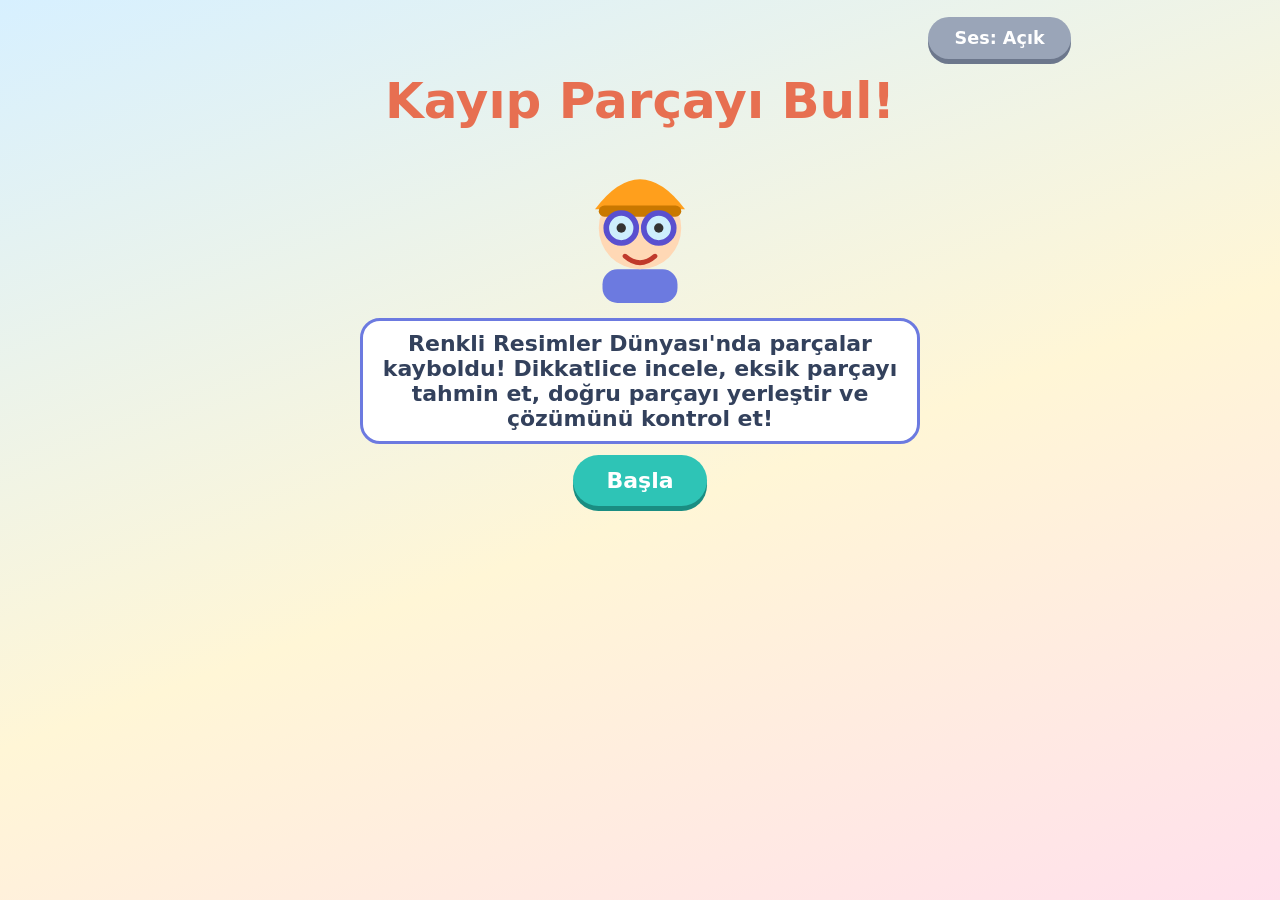
<file: kayipparcayibul/index.html>
<!DOCTYPE html>
<html lang="tr"><head><meta charset="utf-8">
<meta name="viewport" content="width=device-width,initial-scale=1">
<title>Kayıp Parçayı Bul!</title>
<style>
*{box-sizing:border-box}
body{margin:0;min-height:100vh;font-family:"Trebuchet MS","Segoe UI",system-ui,sans-serif;color:#33415c;background:linear-gradient(160deg,#d7f0ff,#fff6d6 55%,#ffe0ec);font-size:clamp(16px,2.3vw,22px)}
#app{max-width:900px;margin:0 auto;padding:12px 14px 40px;text-align:center}
h1{font-size:clamp(28px,6vw,50px);margin:8px 0;color:#e76f51}h2{margin:6px 0;color:#e76f51}
.btn{font:inherit;font-weight:700;border:0;border-radius:999px;padding:.6em 1.5em;margin:5px;background:#ff9f1c;color:#fff;box-shadow:0 5px 0 #c97800;cursor:pointer;min-height:50px}
.btn:active{transform:translateY(3px);box-shadow:0 2px 0 #c97800}
.btn.g{background:#2ec4b6;box-shadow:0 5px 0 #1a8d82}.btn.b{background:#6c7ae0;box-shadow:0 5px 0 #4553b8}.btn.s{background:#9aa5b8;box-shadow:0 5px 0 #6c778c;font-size:.8em;min-height:42px}
.btn:focus-visible,.pc:focus-visible{outline:4px solid #e76f51;outline-offset:2px}
.top{display:flex;justify-content:space-between;align-items:center;flex-wrap:wrap}
.prog{background:#fffa;border-radius:999px;padding:6px 16px;font-weight:700}
.card{background:#fff;border:5px solid #ffd166;border-radius:28px;width:min(86vw,380px);margin:8px auto;padding:6px}
.card svg{width:100%;display:block}
.hole *{fill:#fff9;stroke:#8d99ae;stroke-width:1.3;stroke-dasharray:3 2}
.pop{animation:pop .8s ease 2;transform-box:fill-box;transform-origin:center}@keyframes pop{50%{transform:scale(1.15)}}
.shake{animation:sk .4s}@keyframes sk{25%{transform:translateX(-8px)}75%{transform:translateX(8px)}}
.say{background:#fff;border:3px solid #6c7ae0;border-radius:20px;padding:10px 14px;max-width:560px;margin:6px auto;font-weight:600}
.pcs{display:flex;justify-content:center;gap:12px;flex-wrap:wrap;margin:10px 0;min-height:110px}
.pc{background:#fff;border:4px solid #a8dadc;border-radius:22px;padding:6px;width:min(27vw,120px);min-width:84px;cursor:grab;touch-action:none;user-select:none}
.pc svg{width:100%;height:84px;display:block;pointer-events:none}.pc.sel{border-color:#ff9f1c;background:#fff4d9}.pc.off{opacity:.35}
.drag{position:fixed;z-index:9;pointer-events:none;opacity:.9;transform:translate(-50%,-50%) scale(1.15)}
.w{display:inline-block;background:#fff;border-radius:22px;padding:12px;width:190px;margin:6px;border:4px solid #ffc8dd;vertical-align:top}
.bd{display:inline-block;background:#fff;border:3px solid #ffd166;border-radius:14px;padding:6px 10px;margin:3px;font-size:.8em}.bd.lk{opacity:.35;filter:grayscale(1)}
</style></head><body><div id="app"></div>
<script>
/* ===== ÇİZİM YARDIMCILARI (100x100) ===== */
const E=(x,y,a,b,f)=>`<ellipse cx="${x}" cy="${y}" rx="${a}" ry="${b}" fill="${f}"/>`,C=(x,y,r,f)=>`<circle cx="${x}" cy="${y}" r="${r}" fill="${f}"/>`,
R=(x,y,w,h,f)=>`<rect x="${x}" y="${y}" width="${w}" height="${h}" rx="2" fill="${f}"/>`,P=(p,f)=>`<polygon points="${p}" fill="${f}"/>`,
F=(d,f)=>`<path d="${d}" fill="${f}"/>`,L=(d,w,s)=>`<path d="${d}" stroke="${s}" stroke-width="${w}" stroke-linecap="round" fill="none"/>`,
O=(x,y,r,w,s)=>`<circle cx="${x}" cy="${y}" r="${r}" fill="none" stroke="${s}" stroke-width="${w}"/>`;const K='#333';
/* ===== PARÇALAR: b=sınır kutusu [x,y,w,h] ===== */
const SX=i=>6+i*15,TK={a:x=>C(x+6,50,6,'#e63946'),b:x=>R(x,44,12,12,'#3a86ff'),c:x=>P(`${x},56 ${x+12},56 ${x+6},44`,'#ffc300'),d:x=>C(x+6,50,6,'#2d9c5a')};
const PR={},OB={},pt=(id,b,s)=>PR[id]={b,s};
pt('tekB',[9,54,32,32],O(25,70,14,4,K)+C(25,70,2,K));
pt('cati',[14,15,72,32],P('14,47 50,15 86,47','#e76f51'));
pt('kapi',[43,64,16,26],R(43,64,16,26,'#8d5a34')+C(55,77,1.6,'#ffd166'));
pt('pencere',[26,54,14,14],R(26,54,14,14,'#8ecae6')+L('M33 54V68M26 61H40',1.4,'#fff'));
pt('pencereR',[60,54,14,14],R(60,54,14,14,'#8ecae6')+L('M67 54V68M60 61H74',1.4,'#fff'));
pt('merdiven',[8,78,14,12],R(8,86,14,4,'#a98467')+R(12,82,10,4,'#a98467')+R(16,78,6,4,'#a98467'));
pt('kanatU',[45,20,30,28],P('45,48 60,48 74,20 62,20','#e63946'));
pt('kanatK',[48,18,46,40],E(70,38,22,18,'#e5698b'));
pt('kulak',[66,2,16,36],E(74,20,5,16,'#c9b8a8'));
pt('yuzgec',[36,12,26,24],P('38,32 50,14 60,33','#0096c7'));
pt('kanatS',[12,26,48,26],P('38,50 14,28 58,48','#2a9df4'));
pt('kabuk',[10,28,80,42],F('M12 68A38 38 0 0 1 88 68Z','#6a994e')+F('M30 60A22 22 0 0 1 70 60Z','#8ab35a'));
pt('kulakF',[52,36,20,32],E(62,52,10,16,'#7d8795'));
pt('sapF',[60,46,32,36],L('M66 50Q88 52 86 66Q84 78 62 76',6,'#f4a261'));
pt('yaprak',[50,26,32,32],C(66,42,16,'#40916c'));
pt('bas',[34,16,32,24],R(36,18,28,20,'#ffd166')+C(44,28,3,K)+C(56,28,3,K));
pt('kol',[12,40,24,12],R(14,42,20,8,'#457b9d'));
pt('bacak',[38,70,12,22],R(40,72,8,18,'#457b9d'));
[[10,'sT',x=>P(`${x},58 ${x+18},58 ${x+9},40`,'#ffc300'),[0,40,18,18]],[32,'sK',x=>R(x,40,18,18,'#3a86ff'),[0,40,18,18]],[54,'sD',x=>C(x+9,49,9,'#e63946'),[0,40,18,18]],[76,'sR',x=>R(x,43,18,11,'#2ec4b6'),[0,43,18,11]]]
.forEach(([x,id,f,b])=>pt(id,[x,b[1],b[2],b[3]],f(x)));
['a','b','c','d'].forEach(c=>pt('p'+c,[81,44,12,12],TK[c](81)));
OB.ev={base:R(20,45,60,45,'#ffe0a3'),parts:['cati','kapi','pencere','pencereR','merdiven']};
OB.bisiklet={base:L('M25 70L45 50L65 70M45 50L70 45M70 45L75 70',3,'#e63946')+O(75,70,14,4,K),parts:['tekB']};
OB.ucak={base:E(50,50,40,9,'#ced4da')+P('12,48 4,30 22,46','#e63946')+P('45,52 60,52 74,80 62,80','#e63946'),parts:['kanatU']};
OB.kelebek={base:E(31,38,22,18,'#e5698b')+E(35,66,16,14,'#ffb703')+E(65,66,16,14,'#ffb703')+R(47,28,6,46,K),parts:['kanatK']};
OB.tavsan={base:E(45,68,25,18,'#c9b8a8')+C(68,48,14,'#c9b8a8')+E(62,18,5,17,'#c9b8a8')+C(20,66,7,'#fff')+R(34,80,8,12,'#c9b8a8')+R(52,80,8,12,'#c9b8a8'),parts:['kulak']};
OB.balik={base:E(45,50,32,20,'#48cae4')+P('74,50 97,30 97,70','#48cae4')+C(26,45,3,K),parts:['yuzgec']};
OB.kus={base:E(50,55,22,16,'#4cc9f0')+C(72,40,10,'#4cc9f0')+P('80,37 95,43 80,47','#ffb703')+P('30,60 6,66 28,70','#4cc9f0')+L('M46 70V88M56 70V88',3,K),parts:['kanatS']};
OB.fil={base:E(48,55,30,22,'#9aa5b1')+C(78,46,15,'#9aa5b1')+L('M88 52Q99 70 88 90',9,'#9aa5b1')+R(26,70,10,22,'#9aa5b1')+R(58,70,10,22,'#9aa5b1'),parts:['kulakF']};
OB.kaplumbaga={base:C(92,62,8,'#a7c957')+R(26,66,12,16,'#a7c957')+R(60,66,12,16,'#a7c957'),parts:['kabuk']};
OB.fincan={base:P('22,40 66,40 60,86 28,86','#f4a261')+R(18,36,52,6,'#e76f51'),parts:['sapF']};
OB.agac={base:R(44,58,12,34,'#8d5a34')+C(36,42,16,'#52b788')+C(50,28,16,'#52b788'),parts:['yaprak']};
OB.robot={base:R(35,38,30,34,'#a8dadc')+C(50,55,5,'#e63946')+R(66,42,20,8,'#457b9d')+C(88,46,6,'#e63946')+R(52,72,8,18,'#457b9d')+R(50,88,16,6,'#e63946'),parts:['bas','kol','bacak']};
OB.sekil={base:R(4,30,92,40,'#fff7e0'),parts:['sT','sK','sD','sR']};
/* ===== GÖREVLER =====
 o=nesne, m=eksik parça(lar) (iki parçalı görevlerde sırayla), d=yanlış seçenekler ('id@sm' küçük, '@flip' ayna, '@rot' ters, '@f' başka parça), ty:'odd' uygun olmayan parça (f), seq=örüntü, h=özel ipuçları */
const mk=(w,a)=>a.map((x,j)=>({id:w+'.'+(j+1),w,...x}));
const pat=(seq,d)=>({ty:'pat',seq,m:['p'+seq.slice(-1)],d:d.map(c=>'p'+c)});
const T=[
mk(1,[{o:'kelebek',m:['kanatK']},{o:'balik',m:['yuzgec']},{o:'tavsan',m:['kulak']},{o:'kus',m:['kanatS']},{o:'kaplumbaga',m:['kabuk']},{o:'fil',m:['kulakF']}]),
mk(2,[{o:'bisiklet',m:['tekB']},{o:'ev',m:['cati']},{o:'ev',m:['pencere']},{o:'fincan',m:['sapF']},{o:'ucak',m:['kanatU']},{o:'agac',m:['yaprak']}]),
mk(3,[{o:'sekil',m:['sT'],d:['sK','sD'],sn:'üçgen'},{o:'sekil',m:['sK'],d:['sT','sR'],sn:'kare'},{o:'sekil',m:['sD'],d:['sR','sT'],sn:'daire'},{o:'sekil',m:['sR'],d:['sK','sD'],sn:'dikdörtgen'},pat('ababab',['a','c']),{o:'ev',m:['pencereR'],d:['pencereR@flip','tekB@f'],h:['Boşluğun şekline dikkat et.','Evin iki yanı birbirine benzer. Sol pencerenin eşini düşün.','Sence hangi parça resmin geri kalanıyla uyumlu?']}]),
mk(4,[{o:'ucak',m:['kanatU'],d:['kanatU@sm','kanatU@flip']},{o:'kus',m:['kanatS'],d:['kanatS@flip','kanatS@rot']},{o:'ev',m:['cati','pencere'],d:['tekB@f'],two:1},{ty:'odd',o:'ev',f:'tekB'},{o:'robot',m:['bas']},{o:'ev',m:['merdiven'],d:['merdiven@flip','tekB@f'],h:['Boşluğun şekline dikkat et.','Önceki seçimini yeniden düşün: basamaklar hangi yöne yükseliyor?','Sence hangi parça resmin geri kalanıyla uyumlu?']}])];
const WD=[['Hayvanları Tamamla','#ffb703'],['Nesneleri Tamamla','#4895ef'],['Şekilleri Tamamla','#2ec4b6'],['Gizemli Resimler','#9b5de5']];
const H=['Boşluğun şekline dikkat et.','Bu parçanın yönünü incele.','Sence hangi parça resmin geri kalanıyla uyumlu?'];
const GOOD=['Harika! Eksik parçayı buldun!','Şimdi resim tamamlandı!','Parçanın yönüne çok dikkat ettin!'],MIS=['Bir kez daha deneyelim.','Boşluğun şekline tekrar bakalım.','Yeni bir ipucu seni bekliyor.'];
const wd=(s,w)=>T[w-1].every(t=>s.dn[t.id]);
const BADGES=[['Dikkatli Gözlemci','İlk kontrolde 3 doğru',s=>s.f>=3],['Parça Avcısı','10 görev',s=>s.t>=10],['Şekil Uzmanı','Şekilleri Tamamla bitti',s=>wd(s,3)],['Tamamlama Ustası','Tüm bölümler bitti',s=>[1,2,3,4].every(w=>wd(s,w))]];
const MUCIT=`<svg viewBox="0 0 80 90" aria-hidden="true"><rect x="20" y="70" width="40" height="18" rx="8" fill="#6c7ae0"/><circle cx="40" cy="48" r="22" fill="#ffd8b5"/><path d="M16 38Q40 6 64 38Z" fill="#ff9f1c"/><rect x="18" y="36" width="44" height="6" rx="3" fill="#c97800"/><circle cx="30" cy="48" r="8" fill="#cdeefd" stroke="#5a4fcf" stroke-width="3"/><circle cx="50" cy="48" r="8" fill="#cdeefd" stroke="#5a4fcf" stroke-width="3"/><circle cx="30" cy="48" r="2.5" fill="#333"/><circle cx="50" cy="48" r="2.5" fill="#333"/><path d="M32 63Q40 70 48 63" stroke="#c0392b" stroke-width="2.5" fill="none" stroke-linecap="round"/></svg>`;
/* ===== DURUM / SES ===== */
const KEY='kayipParcayiBul_v1',fresh=()=>({t:0,f:0,h:0,r:0,dn:{},snd:true});
let S;try{S=Object.assign(fresh(),JSON.parse(localStorage.getItem(KEY)||'{}'))}catch(e){S=fresh()}
const save=()=>{try{localStorage.setItem(KEY,JSON.stringify(S))}catch(e){}};
let G=null,cur='',dr=null;const $=s=>document.querySelector(s),pk=a=>a[Math.random()*a.length|0],sh=a=>{a=[...a];for(let i=a.length;i>1;){const j=Math.random()*i--|0;[a[i],a[j]]=[a[j],a[i]]}return a};
let ac;function tone(f,t=0){if(!S.snd)return;try{ac=ac||new(window.AudioContext||window.webkitAudioContext)();const o=ac.createOscillator(),g=ac.createGain();o.frequency.value=f;g.gain.value=.07;o.connect(g);g.connect(ac.destination);o.start(ac.currentTime+t);o.stop(ac.currentTime+t+.15)}catch(e){}}
function speak(t){if(!S.snd||!window.speechSynthesis)return;try{speechSynthesis.cancel();const u=new SpeechSynthesisUtterance(t);u.lang='tr-TR';u.rate=.9;speechSynthesis.speak(u)}catch(e){}}
function snd(){S.snd=!S.snd;save();if(!S.snd)try{speechSynthesis.cancel()}catch(e){}view()}
const sb=()=>`<button class="btn s" onclick="snd()">Ses: ${S.snd?'Açık':'Kapalı'}</button>`;
/* ===== GÖRSEL ÜRETİM ===== */
const bc=b=>[b[0]+b[2]/2,b[1]+b[3]/2];
function pcs(o){const[i,v]=o.split('@'),p=PR[i],[x,y]=bc(p.b);const t={flip:`translate(${2*x} 0) scale(-1 1)`,rot:`rotate(180 ${x} ${y})`,sm:`translate(${x} ${y}) scale(.6) translate(${-x} ${-y})`}[v];return t?`<g transform="${t}">${p.s}</g>`:p.s}
function fit(o,hb){const p=PR[o.split('@')[0]],[x,y]=bc(p.b),[hx,hy]=bc(hb),s=Math.min(hb[2]/p.b[2],hb[3]/p.b[3]);return`<g transform="translate(${hx} ${hy}) scale(${s}) translate(${-x} ${-y})">${p.s}</g>`}
const holes=t=>t.m?t.m.map(m=>PR[m].b):[];
function card(t,o){const[i,v]=o.split('@');let b=PR[i].b,s;if(v==='f'){b=holes(t)[0];s=fit(o,b)}else s=pcs(o);return`<svg viewBox="${b[0]-3} ${b[1]-3} ${b[2]+6} ${b[3]+6}">${s}</svg>`}
function scene(t){let s,hz='';const hs=holes(t);
if(t.seq)s=R(4,36,92,28,'#fff7e0')+[...t.seq.slice(0,5)].map((c,i)=>TK[c](SX(i))).join('');
else{const ob=OB[t.o];s=ob.base+ob.parts.filter(p=>t.ty==='odd'||!t.m.includes(p)).map(p=>PR[p].s).join('')}
if(G.ok)s+=t.m?t.m.map(m=>`<g class="pop">${PR[m].s}</g>`).join(''):'';
else hs.forEach((b,j)=>{const o=G.pl[j];if(o)s+=t.m[j]===o.split('@')[0]?pcs(o):fit(o,b);else s+=t.seq?`<rect class="hole" x="${b[0]-1}" y="43" width="14" height="14" rx="3"/>`:`<g class="hole">${PR[t.m[j]].s}</g>`;
hz+=`<rect class="hz" data-j="${j}" x="${b[0]-6}" y="${b[1]-6}" width="${b[2]+12}" height="${b[3]+12}" fill="transparent" onclick="hzClick(${j})"/>`});
return`<svg viewBox="0 0 100 100" role="img" aria-label="Eksik parçalı resim">${s}${hz}</svg>`}
function opts(t){if(t.ty==='odd')return sh([t.f,...sh(OB[t.o].parts).slice(0,2)]);
let d=t.d;if(!d){const own=OB[t.o].parts,pool=Object.keys(PR).filter(k=>!own.includes(k)&&!/^s[TKDR]$|^p/.test(k));d=[pk(pool)+'@f',t.m[0]+'@sm']}return sh([...t.m,...d])}
const task=t=>t.seq?'Örüntüyü tamamla!':t.ty==='odd'?'Hangi parça bu resme uygun değil?':t.two?'İki eksik parça var. Sırayla yerleştir!':t.sn?`Eksik ${t.sn} şeklini bul ve yerleştir!`:'Minik Mucit için eksik parçayı bul!';
/* ===== EKRANLAR ===== */
const go=h=>{$('#app').innerHTML=h;scrollTo(0,0)},bd=()=>BADGES.map(b=>`<span class="bd ${b[2](S)?'':'lk'}"><b>★ ${b[0]}</b><br>${b[1]}</span>`).join('');
function view(){({welcome,menu,game}[cur]||welcome)()}
function welcome(){cur='welcome';go(`<div class="top"><span></span>${sb()}</div><h1>Kayıp Parçayı Bul!</h1><div style="width:150px;margin:auto">${MUCIT}</div><p class="say">Renkli Resimler Dünyası'nda parçalar kayboldu! Dikkatlice incele, eksik parçayı tahmin et, doğru parçayı yerleştir ve çözümünü kontrol et!</p><button class="btn g" onclick="menu();speak('Haydi eksik parçayı bulalım!')">Başla</button>`)}
function menu(){cur='menu';go(`<div class="top"><span></span>${sb()}</div><h1>Bölümler</h1>${WD.map((w,i)=>{const n=T[i].filter(t=>S.dn[t.id]).length;return`<div class="w" style="border-color:${w[1]}"><b>Bölüm ${i+1}</b><br>${w[0]}<br><span class="prog">${n} / ${T[i].length}${n===6?' ✓':''}</span><br><button class="btn g" onclick="start(${i+1})">Oyna</button></div>`}).join('')}<h2>Rozetlerim</h2>${bd()}<p><button class="btn s" onclick="resetAll()">Baştan Başla</button></p>`)}
function start(w){G={w,i:0,hints:0,n:0};tq()}
function tq(){const t=T[G.w-1][G.i];Object.assign(G,{t,o:opts(t),pl:{},sel:null,stage:0,wr:0,used:false,ok:false,shake:false,msg:task(t)});game();speak(task(t))}
function game(){cur='game';const t=G.t,odd=t.ty==='odd',placed=Object.values(G.pl),tray=G.o.filter(o=>!placed.includes(o));
const pcs_=tray.map(o=>`<div class="pc ${G.sel===o?'sel':''} ${G.off&&G.off.includes(o)?'off':''}" tabindex="0" role="button" aria-label="Parça seçeneği" onpointerdown="pd(event,'${o}')" onpointermove="pm(event)" onpointerup="pu(event)" onpointercancel="pc2()" onkeydown="if(event.key==='Enter'||event.key===' '){event.preventDefault();G.sel='${o}';game()}">${card(t,o)}</div>`).join('');
go(`<div class="top"><button class="btn s" onclick="if(confirm('Ana menüye dönmek istiyor musun? İlerlemen kaydedildi.'))menu()">Ana Menü</button><span class="prog">Bölüm ${G.w} · ${G.i+1} / 6</span>${sb()}</div>
<div style="display:flex;align-items:center;justify-content:center;gap:8px;flex-wrap:wrap"><div style="width:80px">${MUCIT}</div><div class="say" aria-live="polite">${G.msg}</div></div>
<div class="card ${G.shake?'shake':''}">${scene(t)}</div>
${G.ok?`<button class="btn g" onclick="nextT()">${G.i>=5?'Bölümü bitir':'Sonraki görev'}</button>`:`<div class="pcs">${pcs_}</div><div><button class="btn g" onclick="check()">Kontrol Et</button><button class="btn b" onclick="hint()">İpucu</button><button class="btn b" onclick="speak(G.msg)">Dinle</button>${G.sel&&!odd?`<button class="btn" onclick="hzClick(-1)">Parçayı yerleştir</button>`:''}</div>`}`);
if(G.shake)setTimeout(()=>{G.shake=false},500)}
function say(m){G.msg=m;speak(m)}
const hs_=()=>G.t.seq?['Önce şekillerin sırasına bak. Hangi şekiller tekrar ediyor?','Sıranın başından başla ve sırayla say. Sonra hangi şekil gelir?',H[2]]:G.t.ty==='odd'?['Parçaların hepsi bu resme ait mi? Şekillere bak.','Hangi parça başka bir yerde kullanılır?',H[2]]:G.t.h||H;
function hint(){if(G.ok)return;G.used=true;G.hints++;G.stage=Math.min(G.stage+1,3);say(hs_()[G.stage-1]);game()}
/* ===== SÜRÜKLE-BIRAK + DOKUN-SEÇ ===== */
function pd(e,o){e.preventDefault();dr={o,x:e.clientX,y:e.clientY,mv:false,cl:null,el:e.currentTarget};try{dr.el.setPointerCapture(e.pointerId)}catch(x){}}
function pm(e){if(!dr)return;if(!dr.mv&&Math.hypot(e.clientX-dr.x,e.clientY-dr.y)>8){dr.mv=true;dr.cl=dr.el.cloneNode(true);dr.cl.className='pc drag';dr.cl.style.width=dr.el.offsetWidth+'px';document.body.appendChild(dr.cl)}if(dr.cl){dr.cl.style.left=e.clientX+'px';dr.cl.style.top=e.clientY+'px'}}
function pc2(){if(dr&&dr.cl)dr.cl.remove();dr=null}
function pu(e){if(!dr)return;const d=dr;pc2();if(!d.mv){G.sel=G.sel===d.o?null:d.o;game();return}
const z=document.elementsFromPoint(e.clientX,e.clientY).find(x=>x.classList&&x.classList.contains('hz'));if(z&&G.t.ty!=='odd'){G.sel=d.o;hzClick(+z.dataset.j)}else{G.sel=null;say('Parçayı boşluğa bırakabilirsin.');game()}}
function hzClick(j){const t=G.t;if(t.ty==='odd')return;
if(!G.sel){if(j>=0&&G.pl[j]){delete G.pl[j];game()}else{say('Önce bir parçaya dokun, sonra boşluğa dokun.');game()}return}
if(j<0){j=holes(t).findIndex((b,k)=>!G.pl[k]);if(j<0)j=0}
G.pl[j]=G.sel;G.sel=null;tone(440);G.msg='Parça yerleşti. Şimdi Kontrol Et!';game()}
/* ===== KONTROL ===== */
function check(){if(G.ok)return;const t=G.t;let ok;
if(t.ty==='odd'){if(!G.sel){say('Önce uygun olmayan parçaya dokun.');return game()}ok=G.sel===t.f}
else{const hs=holes(t);if(hs.some((b,j)=>!G.pl[j])){say('Önce parçayı boşluğa yerleştir.');return game()}ok=hs.every((b,j)=>G.pl[j]===t.m[j])}
if(ok){G.ok=true;S.t++;G.n++;S.dn[t.id]=1;S[G.wr?'r':G.used?'h':'f']++;save();tone(523);tone(659,.15);tone(784,.3);say(pk(GOOD)+(G.wr?' Yeni ipucuyla çözümünü düzelttin!':''))}
else{G.wr++;G.stage=Math.min(G.stage+1,3);G.shake=true;tone(330);
if(t.ty==='odd'){G.off=[...(G.off||[]),G.sel];G.sel=null}else{const hs=holes(t);hs.forEach((b,j)=>{if(G.pl[j]!==t.m[j])delete G.pl[j]})}
say(pk(MIS)+' '+hs_()[G.stage-1])}game()}
function nextT(){G.i++;G.off=[];if(G.i>=6)return end();tq()}
function end(){cur='end';const all=[1,2,3,4].every(w=>wd(S,w));go(`<h1>${all?'Tamamlama Ustası!':'Bölüm Tamam!'}</h1><div style="width:130px;margin:auto">${MUCIT}</div><p class="say">Bu turda ${G.n} görevi tamamladın, ${G.hints} kez ipucu kullandın. İpucu kullanmak ve yeniden denemek harika bir düşünme yolu!</p>${bd()}<p>${G.w<4?`<button class="btn g" onclick="start(${G.w+1})">Sonraki bölüm</button>`:''}<button class="btn b" onclick="start(${G.w})">Yeniden oyna</button><button class="btn s" onclick="menu()">Ana Menü</button></p>`);speak('Bölümü tamamladın, minik mucit!')}
function resetAll(){if(confirm('Tüm ilerleme silinecek. Emin misin?')){const s=S.snd;S=fresh();S.snd=s;save();menu()}}
welcome();
</script></body></html>
</file>
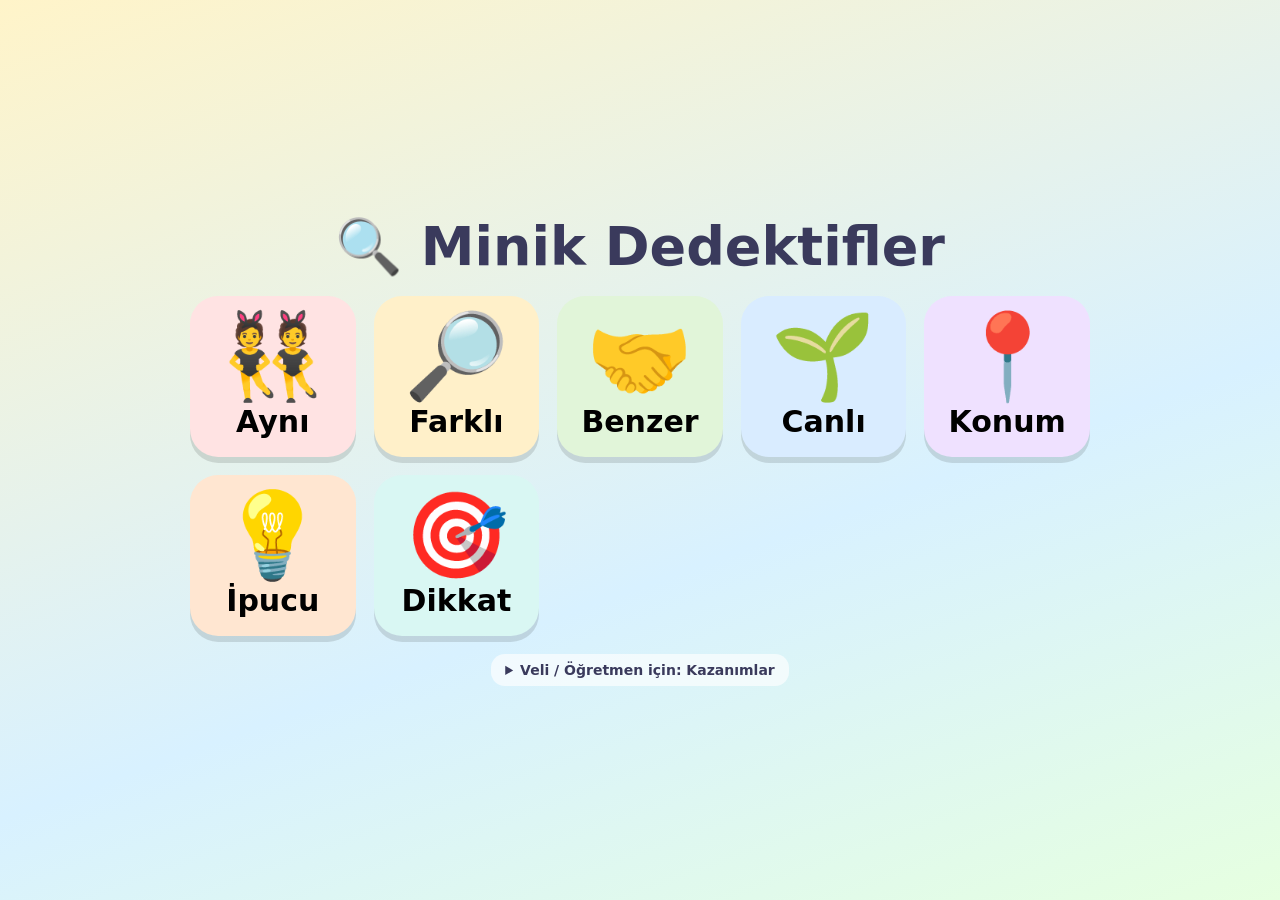
<file: minikdedektif/index.html>
<!DOCTYPE html>
<html lang="tr">
<head>
<meta charset="utf-8">
<meta name="viewport" content="width=device-width,initial-scale=1,maximum-scale=1,user-scalable=no">
<title>Minik Dedektifler</title>
<style>
*{box-sizing:border-box;-webkit-tap-highlight-color:transparent;user-select:none}
html,body{margin:0;height:100%}
body{font-family:"Trebuchet MS","Comic Sans MS",system-ui,sans-serif;background:linear-gradient(160deg,#fff4c9,#d8f1ff 60%,#e6ffe0);color:#3a3a5c;overflow:hidden}
#app{height:100dvh;display:flex;flex-direction:column}
button{font-family:inherit;cursor:pointer;border:0}
h1{margin:0;font-size:clamp(28px,6vmin,56px);text-align:center}

/* HOME */
#home{flex:1;display:flex;flex-direction:column;align-items:center;justify-content:center;gap:2vmin;padding:2vmin;overflow:auto}
#menu{display:grid;grid-template-columns:repeat(auto-fit,minmax(150px,1fr));gap:2vmin;width:min(900px,96vw)}
.card{background:#fff;border-radius:28px;padding:2vmin 1vmin;box-shadow:0 6px 0 rgba(0,0,0,.12);display:flex;flex-direction:column;align-items:center;gap:6px;transition:transform .15s}
.card:active{transform:scale(.94)}
.card .ic{font-size:clamp(44px,10vmin,84px);line-height:1}
.card .nm{font-size:clamp(18px,3.4vmin,30px);font-weight:700}
.c0{background:#ffe3e3}.c1{background:#fff0c9}.c2{background:#e1f5d9}.c3{background:#d9ecff}.c4{background:#efe1ff}.c5{background:#ffe6d1}.c6{background:#d9f7f3}
details{max-width:min(900px,96vw);font-size:14px;background:#ffffffa8;border-radius:14px;padding:8px 14px}
details summary{cursor:pointer;font-weight:700}
details li{margin:4px 0}

/* GAME */
#game{display:none;flex:1;flex-direction:column;padding:1.5vmin 2vmin;gap:1.5vmin;min-height:0}
#bar{display:flex;align-items:center;gap:2vmin}
.rb{background:#fff;border-radius:50%;width:clamp(52px,9vmin,80px);height:clamp(52px,9vmin,80px);font-size:clamp(26px,5vmin,40px);box-shadow:0 4px 0 rgba(0,0,0,.12)}
.rb:active{transform:scale(.92)}
#ttl{flex:1;font-size:clamp(20px,4vmin,34px);font-weight:700;text-align:center}
#dots{display:flex;gap:6px}
#dots span{width:clamp(14px,2.6vmin,24px);height:clamp(14px,2.6vmin,24px);border-radius:50%;background:#fff;box-shadow:inset 0 0 0 3px #c9c9e0}
#dots span.on{background:#ffc928;box-shadow:inset 0 0 0 3px #f0a500}
#prompt{background:#fff;border-radius:22px;padding:1.4vmin 2vmin;text-align:center;font-size:clamp(20px,4.2vmin,36px);font-weight:700;box-shadow:0 4px 0 rgba(0,0,0,.1)}
#stage{flex:1;min-height:0;display:flex;flex-direction:column;align-items:center;justify-content:center;gap:2vmin}

.big{font-size:clamp(70px,20vmin,170px);line-height:1}
.target{background:#fff;border-radius:30px;padding:1vmin 4vmin;box-shadow:0 6px 0 rgba(0,0,0,.12)}
.opts{display:flex;flex-wrap:wrap;gap:2.2vmin;justify-content:center}
.grid{display:grid;grid-template-columns:repeat(var(--c),auto);gap:2vmin;justify-content:center}
.opt{background:#fff;border-radius:28px;box-shadow:0 7px 0 rgba(0,0,0,.14);font-size:clamp(46px,13vmin,110px);line-height:1;padding:1.4vmin 2.4vmin;min-width:clamp(80px,19vmin,160px);transition:transform .15s,opacity .5s,filter .5s}
.opt:active{transform:scale(.92)}
.opt.dim{opacity:.12;filter:grayscale(1);pointer-events:none;transform:scale(.8)}
.opt.ok{background:#c9f7c0;box-shadow:0 0 0 6px #4cc24a;pointer-events:none}
.shake{animation:shake .45s}
@keyframes shake{0%,100%{transform:translateX(0)}20%{transform:translateX(-12px)}40%{transform:translateX(12px)}60%{transform:translateX(-8px)}80%{transform:translateX(8px)}}
.trio{display:flex;align-items:center;gap:2vmin;background:#fff;border-radius:30px;padding:1vmin 3vmin;box-shadow:0 6px 0 rgba(0,0,0,.12)}
.trio .big{font-size:clamp(50px,14vmin,120px)}
.clue{background:#fff7d6;border:5px dashed #f0b400;border-radius:26px;padding:2vmin 3vmin;font-size:clamp(24px,5vmin,44px);font-weight:700;text-align:center;min-width:min(700px,90vw)}
.next{background:#ffd23f;border-radius:24px;font-size:clamp(20px,4vmin,32px);font-weight:700;padding:1.6vmin 4vmin;box-shadow:0 6px 0 #d8a800;color:#3a3a5c}
.next:active{transform:translateY(4px);box-shadow:0 2px 0 #d8a800}
.cell{width:clamp(70px,17vmin,140px);height:clamp(70px,17vmin,140px);border-radius:22px;background:#ffffff90;border:4px dashed #b8c4e6;font-size:clamp(40px,11vmin,92px);line-height:1;display:flex;align-items:center;justify-content:center;padding:0}
.cell.fixed{background:#fff;border:4px solid #fff;box-shadow:0 5px 0 rgba(0,0,0,.12)}
.cnt{font-size:clamp(22px,4.4vmin,36px);font-weight:700}
.endbtns{display:flex;gap:2vmin;flex-wrap:wrap;justify-content:center}
.endbtns button{background:#fff;border-radius:26px;font-size:clamp(22px,4.4vmin,36px);font-weight:700;padding:2vmin 4vmin;box-shadow:0 6px 0 rgba(0,0,0,.14);color:#3a3a5c}

#ov{position:fixed;inset:0;display:none;align-items:center;justify-content:center;flex-direction:column;pointer-events:none;z-index:9}
#ov.show{display:flex}
#ov .bubble{background:#fffffff2;border-radius:40px;padding:3vmin 6vmin;text-align:center;box-shadow:0 10px 40px rgba(0,0,0,.25);animation:pop .5s}
#ov .st{font-size:clamp(70px,18vmin,150px)}
#ov .tx{font-size:clamp(26px,6vmin,52px);font-weight:700}
@keyframes pop{0%{transform:scale(.4);opacity:0}70%{transform:scale(1.1)}100%{transform:scale(1);opacity:1}}
#toast{position:fixed;left:50%;bottom:5vmin;transform:translateX(-50%);background:#fff;border-radius:22px;padding:1.2vmin 3vmin;font-size:clamp(20px,4vmin,32px);font-weight:700;box-shadow:0 6px 20px rgba(0,0,0,.2);display:none;z-index:8}
</style>
</head>
<body>
<div id="app">
  <div id="home">
    <h1>🔍 Minik Dedektifler</h1>
    <div id="menu"></div>
    <details>
      <summary>Veli / Öğretmen için: Kazanımlar</summary>
      <ul>
        <li><b>Aynı:</b> Nesneleri karşılaştırır.</li>
        <li><b>Farklı:</b> Görsel ayrıntıları sistemli biçimde inceler; benzerlik ve farklılıkları görür.</li>
        <li><b>Benzer:</b> Benzerlik ve farklılıklardan yararlanarak ortak özelliği belirler.</li>
        <li><b>Canlı:</b> Nesne ve olgulara ilişkin çıkarımını söyler (canlı / canlı değil).</li>
        <li><b>Konum:</b> Nesnelerin konumunu (üstünde, altında, solunda, sağında) belirler.</li>
        <li><b>İpucu:</b> Verilen ipuçlarını seçeneklerle karşılaştırarak uygun olmayanları eler.</li>
        <li><b>Dikkat:</b> Dikkatini belirli bir süre boyunca sürdürür.</li>
      </ul>
      <p>Oyunlarda süre baskısı, puan kaybı, reklam ve dış bağlantı yoktur. Yönergeler sesli okunur (cihazın Türkçe sesi gerekir).</p>
    </details>
  </div>

  <div id="game">
    <div id="bar">
      <button class="rb" id="homeBtn" aria-label="Ana menü">🏠</button>
      <div id="ttl"></div>
      <div id="dots"></div>
      <button class="rb" id="spk" aria-label="Tekrar dinle">🔊</button>
    </div>
    <div id="prompt"></div>
    <div id="stage"></div>
  </div>
</div>
<div id="ov"><div class="bubble"><div class="st">⭐</div><div class="tx" id="ovtx"></div></div></div>
<div id="toast"></div>

<script>
(function(){
var TOTAL=5, cur=null, round=0, lock=false, repeatText='', G={};
function $(s){return document.querySelector(s)}
function sh(a){a=a.slice();for(var i=a.length-1;i>0;i--){var j=Math.floor(Math.random()*(i+1));var t=a[i];a[i]=a[j];a[j]=t}return a}
function pick(a,n){return sh(a).slice(0,n)}

/* ---------- SES ---------- */
var voice=null, hasTTS='speechSynthesis' in window;
function loadVoice(){if(!hasTTS)return;var v=speechSynthesis.getVoices();voice=null;for(var i=0;i<v.length;i++){if(v[i].lang&&v[i].lang.toLowerCase().indexOf('tr')===0){voice=v[i];break}}}
if(hasTTS){loadVoice();speechSynthesis.onvoiceschanged=loadVoice}
function speak(t){if(!hasTTS)return;try{speechSynthesis.cancel();var u=new SpeechSynthesisUtterance(t);u.lang='tr-TR';if(voice)u.voice=voice;u.rate=.85;u.pitch=1.1;speechSynthesis.speak(u)}catch(e){}}
var ac=null;
function tone(f,d,t0,type,vol){try{ac=ac||new (window.AudioContext||window.webkitAudioContext)();var o=ac.createOscillator(),g=ac.createGain();o.type=type||'sine';o.frequency.value=f;g.gain.value=vol||.15;o.connect(g);g.connect(ac.destination);var s=ac.currentTime+t0;g.gain.setValueAtTime(vol||.15,s);g.gain.exponentialRampToValueAtTime(.001,s+d);o.start(s);o.stop(s+d)}catch(e){}}
function chime(ok){if(ok){tone(523,.25,0);tone(659,.25,.12);tone(784,.35,.24)}else{tone(300,.25,0,'triangle',.1);tone(240,.3,.12,'triangle',.1)}}
function say(t,quiet){$('#prompt').textContent=t;repeatText=t;if(!quiet)speak(t)}
function toast(t){var e=$('#toast');e.textContent=t;e.style.display='block';clearTimeout(toast.t);toast.t=setTimeout(function(){e.style.display='none'},1300)}

/* ---------- ORTAK ---------- */
var POOL={
 animals:['🐶','🐱','🐰','🐻','🦁','🐸','🐵','🐮','🐷','🐔'],
 fruits:['🍎','🍌','🍇','🍓','🍊','🍉','🍒','🍐'],
 things:['⚽','🚗','🎈','🪑','🏠','👟','🎒','🔑'],
 shapes:['⭐','🔴','🔵','🟢','🟡','🟣']
};
var ALL=[].concat(POOL.animals,POOL.fruits,POOL.things,POOL.shapes);
function btn(e,fn,cls){var b=document.createElement('button');b.className='opt'+(cls?' '+cls:'');b.textContent=e;b.onclick=function(){if(lock)return;fn(b)};return b}
function wrong(b){chime(false);if(b){b.classList.remove('shake');void b.offsetWidth;b.classList.add('shake')}toast('Tekrar dene 🙂');speak('Tekrar dene.')}
var PRAISE=['Aferin!','Harika!','Çok güzel!','Bravo!','Süpersin!'];
function win(msg){
  lock=true;chime(true);
  var m=PRAISE[Math.floor(Math.random()*PRAISE.length)]+(msg?' '+msg:'');
  $('#ovtx').textContent=m;$('#ov').className='show';speak(m);
  round++;dots();
  setTimeout(function(){$('#ov').className='';lock=false;next()},2200);
}
function dots(){var d=$('#dots');d.innerHTML='';for(var i=0;i<TOTAL;i++){var s=document.createElement('span');if(i<round)s.className='on';d.appendChild(s)}}

/* ---------- 1. AYNI ---------- */
G.same={title:'Aynı',icon:'👯',render:function(st){
  var t=pick(ALL,4),target=t[0];
  say('Üstteki resmin aynısını bul.');
  st.innerHTML='<div class="big target">'+target+'</div><div class="opts"></div>';
  var o=st.querySelector('.opts');
  sh(t).forEach(function(e){o.appendChild(btn(e,function(b){if(e===target)win('Aynısını buldun!');else wrong(b)}))});
}};

/* ---------- 2. FARKLI ---------- */
var SIM=[['🍎','🍅'],['🐱','🐯'],['🌞','🌼'],['🍊','🏀'],['🐰','🐭'],['🐶','🐺'],['🍓','🍒'],['🐢','🐊'],['🌲','🌳'],['🌙','🍌']];
G.odd={title:'Farklı',icon:'🔎',render:function(st){
  var base,odd;
  if(round<2){var p=pick(ALL,2);base=p[0];odd=p[1]}else{var q=sh(pick(SIM,1)[0]);base=q[0];odd=q[1]}
  var n=[4,4,6,6,9][round],cols=n===4?2:3,oi=Math.floor(Math.random()*n);
  say('Farklı olanı bul.');
  st.innerHTML='<div class="grid" style="--c:'+cols+'"></div>';
  var g=st.querySelector('.grid');
  for(var i=0;i<n;i++){(function(i){g.appendChild(btn(i===oi?odd:base,function(b){if(i===oi){b.classList.add('ok');win('Farklı olanı buldun!')}else wrong(b)}))})(i)}
}};

/* ---------- 3. BENZER (ortak özellik) ---------- */
var SIMR=[
 {items:['🍎','🍓','🍒'],opts:['🍌','🥒','🍅','🐟'],ans:'🍅',why:'Hepsi kırmızı.'},
 {items:['🚗','🚌','🚲'],opts:['🐶','✈️','🍎','🪑'],ans:'✈️',why:'Hepsi taşıt.'},
 {items:['🍌','🌞','⭐'],opts:['🍎','🌻','🐸','🌳'],ans:'🌻',why:'Hepsi sarı.'},
 {items:['⚽','🍊','🌕'],opts:['📺','🍪','🚪','🪑'],ans:'🍪',why:'Hepsi yuvarlak.'},
 {items:['🐟','🐙','🐬'],opts:['🐶','🦀','🐦','🐮'],ans:'🦀',why:'Hepsi denizde yaşar.'}
];
G.alike={title:'Benzer',icon:'🤝',render:function(st){
  var r=SIMR[round];
  say('Bu resimlerin ortak bir özelliği var. Onlara benzeyeni bul.');
  st.innerHTML='<div class="trio">'+r.items.map(function(e){return '<span class="big">'+e+'</span>'}).join('')+'<span class="big">❓</span></div><div class="opts"></div>';
  var o=st.querySelector('.opts');
  sh(r.opts).forEach(function(e){o.appendChild(btn(e,function(b){if(e===r.ans){b.classList.add('ok');win(r.why)}else wrong(b)}))});
}};

/* ---------- 4. CANLI ---------- */
var LIVE=['🐶','🐱','🐟','🐦','🌳','🌻','🐝','🐢','🐰','🌷'];
var NOT=['🚗','⚽','🪑','🏠','✏️','👟','🎈','⏰','🔑','🚲'];
G.live={title:'Canlı',icon:'🌱',render:function(st){
  var alive=[true,true,false,true,false][round];
  var right=pick(alive?LIVE:NOT,1)[0],others=pick(alive?NOT:LIVE,3);
  say(alive?'Canlı olanı bul.':'Canlı olmayanı bul.');
  st.innerHTML='<div class="opts"></div>';
  var o=st.querySelector('.opts');
  sh([right].concat(others)).forEach(function(e){o.appendChild(btn(e,function(b){if(e===right){b.classList.add('ok');win(alive?'Bu canlı.':'Bu canlı değil.')}else wrong(b)}))});
}};

/* ---------- 5. KONUM ---------- */
var OBJS=[{e:'🌳',g:'ağacın'},{e:'🏠',g:'evin'},{e:'🪑',g:'sandalyenin'},{e:'📦',g:'kutunun'}];
var ANIM=[{e:'🐦',a:'Kuşu'},{e:'🐱',a:'Kediyi'},{e:'🐶',a:'Köpeği'},{e:'🐰',a:'Tavşanı'},{e:'🐞',a:'Uğur böceğini'}];
var DIRS=[{i:1,w:'üstüne',p:'üstünde'},{i:7,w:'altına',p:'altında'},{i:3,w:'soluna',p:'solunda'},{i:5,w:'sağına',p:'sağında'}];
G.place={title:'Konum',icon:'📍',render:function(st){
  var ob=pick(OBJS,1)[0],an=pick(ANIM,1)[0],d=DIRS[(round+Math.floor(Math.random()*3))%4];
  if(round===0)d=DIRS[0];
  say(an.a+' '+ob.g+' '+d.w+' koy.');
  st.innerHTML='<div class="grid" style="--c:3"></div>';
  var g=st.querySelector('.grid');
  for(var i=0;i<9;i++){(function(i){
    var c=document.createElement('button');c.className='cell';
    if(i===4){c.className+=' fixed';c.textContent=ob.e;c.onclick=function(){if(!lock)wrong(c)}}
    else c.onclick=function(){
      if(lock)return;
      if(i===d.i){c.className='cell fixed';c.textContent=an.e;win(an.a.replace(/u$|i$|ı$/,function(m){return m})+' '+ob.g+' '+d.p+'.')}
      else wrong(c)};
    g.appendChild(c)})(i)}
}};

/* ---------- 6. İPUCU ---------- */
var CLUES=[
 {clues:['Canlıdır.','Kanatları var.','Gökyüzünde uçar.'],opts:[['🚗',0],['🐶',1],['🐧',2],['🐦',null]]},
 {clues:['Yenir.','Meyvedir.','Kırmızıdır.'],opts:[['⚽',0],['🥕',1],['🍌',2],['🍎',null]]},
 {clues:['Canlı değildir.','Tekerlekleri vardır.','Çok kişiyi taşır.'],opts:[['🐟',0],['🪑',1],['🚲',2],['🚌',null]]},
 {clues:['Canlıdır.','Suda yaşar.','Pulları vardır.'],opts:[['🏠',0],['🐱',1],['🐸',2],['🐟',null]]},
 {clues:['Canlıdır.','Toprakta büyür.','Sarı yaprakları vardır.'],opts:[['🚗',0],['🐶',1],['🌳',2],['🌻',null]]}
];
G.clue={title:'İpucu',icon:'💡',render:function(st){
  var r=CLUES[round],k=-1,bs=[];
  say('İpuçlarını dinle, olmayanları ele, doğru resmi bul.',true);
  st.innerHTML='<div class="clue" id="clue"></div><div class="opts"></div><button class="next" id="nx">💡 Yeni ipucu</button>';
  var o=st.querySelector('.opts'),nx=st.querySelector('#nx'),cl=st.querySelector('#clue');
  sh(r.opts).forEach(function(x){
    var b=btn(x[0],function(b){if(x[1]===null){b.classList.add('ok');win('İpuçlarına uyan bu.')}else wrong(b)});
    b._d=x[1];bs.push(b);o.appendChild(b)});
  function reveal(){
    k++;cl.textContent='💡 '+r.clues[k];repeatText=r.clues[k];
    speak((k===0?'İpuçlarını dinle. ':'')+r.clues[k]);
    bs.forEach(function(b){if(b._d!==null&&b._d<=k)b.classList.add('dim')});
    if(k>=r.clues.length-1)nx.style.display='none';
  }
  nx.onclick=function(){if(!lock)reveal()};
  reveal();
}};

/* ---------- 7. DİKKAT (hepsini bul) ---------- */
var FIND=[['🐞','🌸'],['⭐','🌙'],['🍎','🍌'],['🐱','🐶'],['🎈','⚽']];
G.find={title:'Dikkat',icon:'🎯',render:function(st){
  var f=FIND[round],need=[3,3,4,4,5][round],n=12,cols=window.innerWidth>window.innerHeight?4:3,found=0;
  var idx=pick([0,1,2,3,4,5,6,7,8,9,10,11],need);
  var nameT={'🐞':'uğur böceklerini','⭐':'yıldızları','🍎':'elmaları','🐱':'kedileri','🎈':'balonları'}[f[0]];
  say('Bütün '+nameT+' bul.');
  st.innerHTML='<div class="cnt" id="cn"></div><div class="grid" style="--c:'+cols+'"></div>';
  var cn=st.querySelector('#cn'),g=st.querySelector('.grid');
  function upd(){cn.textContent=f[0]+' '+found+' / '+need}
  upd();
  for(var i=0;i<n;i++){(function(i){
    var isT=idx.indexOf(i)>-1;
    var b=btn(isT?f[0]:f[1],function(b){
      if(isT){if(b.classList.contains('ok'))return;b.classList.add('ok');found++;upd();chime(true);if(found===need)win('Hepsini buldun!')}
      else wrong(b)});
    b.style.fontSize='clamp(36px,10vmin,84px)';b.style.minWidth='clamp(64px,15vmin,120px)';
    g.appendChild(b)})(i)}
}};

/* ---------- AKIŞ ---------- */
var ORDER=['same','odd','alike','live','place','clue','find'];
var COL=['c0','c1','c2','c3','c4','c5','c6'];
function buildMenu(){
  var m=$('#menu');m.innerHTML='';
  ORDER.forEach(function(k,i){
    var b=document.createElement('button');b.className='card '+COL[i];
    b.innerHTML='<span class="ic">'+G[k].icon+'</span><span class="nm">'+G[k].title+'</span>';
    b.onclick=function(){start(k)};m.appendChild(b)});
}
function start(k){
  cur=k;round=0;lock=false;
  $('#home').style.display='none';$('#game').style.display='flex';
  $('#ttl').textContent=G[k].icon+' '+G[k].title;
  dots();next();
}
function next(){
  var st=$('#stage');st.innerHTML='';
  if(round>=TOTAL){end();return}
  G[cur].render(st);
}
function end(){
  var st=$('#stage');
  say('Tebrikler! Çok başarılıydın!');
  st.innerHTML='<div class="big">🏆</div><div class="cnt">⭐ ⭐ ⭐ ⭐ ⭐</div><div class="endbtns"><button id="again">🔁 Tekrar oyna</button><button id="menuBtn">🏠 Diğer oyunlar</button></div>';
  $('#again').onclick=function(){start(cur)};
  $('#menuBtn').onclick=home;
}
function home(){
  if(hasTTS)try{speechSynthesis.cancel()}catch(e){}
  $('#ov').className='';lock=false;
  $('#game').style.display='none';$('#home').style.display='flex';
}
$('#homeBtn').onclick=home;
$('#spk').onclick=function(){speak(repeatText)};
buildMenu();
})();
</script>
</body>
</html>
</file>
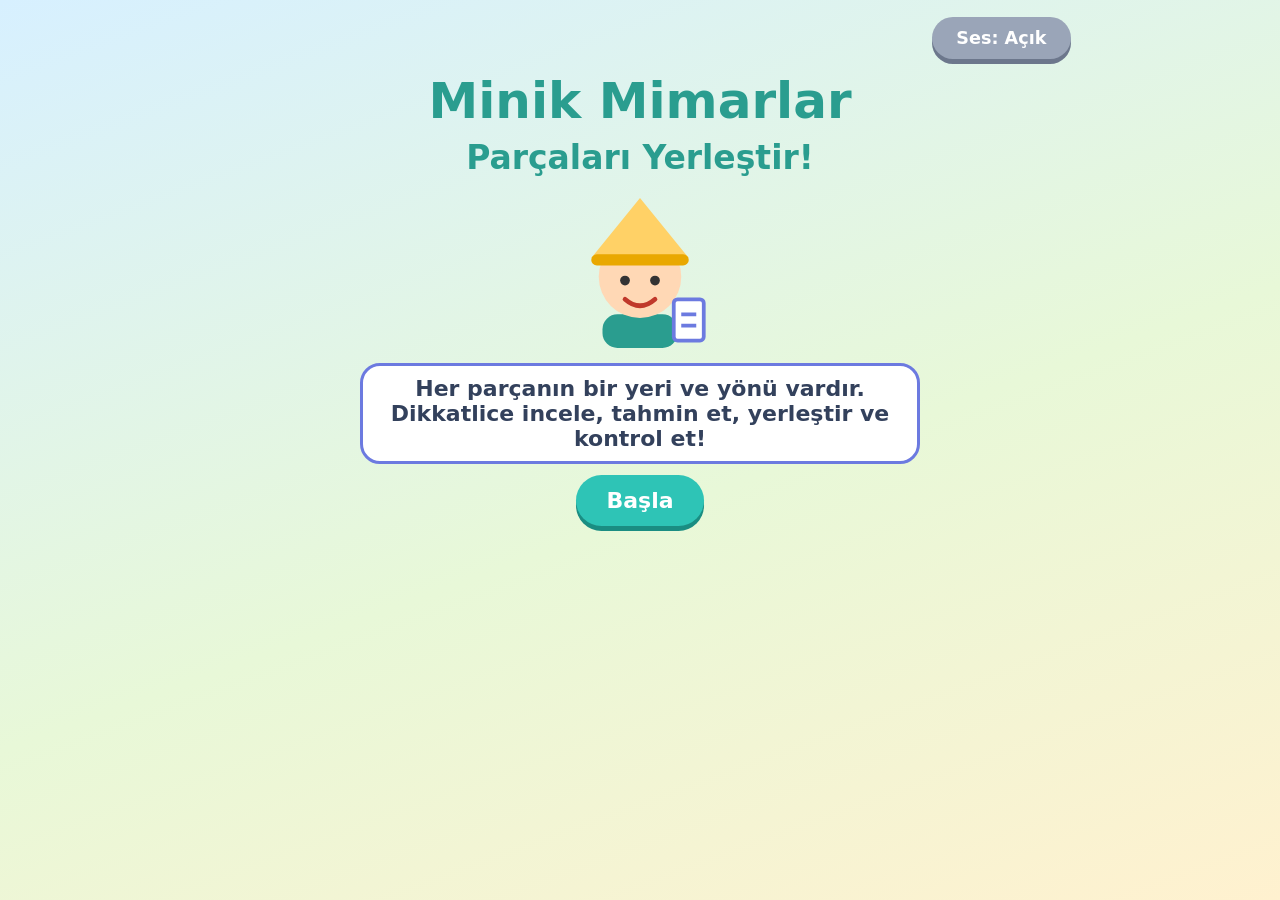
<file: minikmimarlaroyunu/index.html>
<!DOCTYPE html>
<html lang="tr"><head><meta charset="utf-8">
<meta name="viewport" content="width=device-width,initial-scale=1">
<title>Minik Mimarlar – Parçaları Yerleştir!</title>
<style>
*{box-sizing:border-box}
body{margin:0;min-height:100vh;font-family:"Trebuchet MS","Segoe UI",system-ui,sans-serif;color:#33415c;background:linear-gradient(160deg,#d7f0ff,#e8f8d8 55%,#fff1cf);font-size:clamp(16px,2.3vw,22px)}
#app{max-width:900px;margin:0 auto;padding:12px 14px 40px;text-align:center}
h1{font-size:clamp(28px,6vw,50px);margin:8px 0;color:#2a9d8f}h2{margin:6px 0;color:#2a9d8f}
.btn{font:inherit;font-weight:700;border:0;border-radius:999px;padding:.6em 1.4em;margin:5px;background:#ff9f1c;color:#fff;box-shadow:0 5px 0 #c97800;cursor:pointer;min-height:50px}
.btn:active{transform:translateY(3px);box-shadow:0 2px 0 #c97800}
.btn.g{background:#2ec4b6;box-shadow:0 5px 0 #1a8d82}.btn.b{background:#6c7ae0;box-shadow:0 5px 0 #4553b8}.btn.s{background:#9aa5b8;box-shadow:0 5px 0 #6c778c;font-size:.8em;min-height:42px}.btn.on{outline:4px solid #2a9d8f}
.btn:focus-visible,.pc:focus-visible{outline:4px solid #e76f51;outline-offset:2px}
.top{display:flex;justify-content:space-between;align-items:center;flex-wrap:wrap}
.prog{background:#fffa;border-radius:999px;padding:6px 16px;font-weight:700}
.card{background:#fff;border:5px solid #95d5b2;border-radius:28px;width:min(86vw,380px);margin:8px auto;padding:6px}
.card svg{width:100%;display:block}
.hole *{fill:#fff9;stroke:#8d99ae;stroke-width:1.3;stroke-dasharray:3 2}
.pop{animation:pop .8s ease 2;transform-box:fill-box;transform-origin:center}@keyframes pop{50%{transform:scale(1.15)}}
.shake{animation:sk .4s}@keyframes sk{25%{transform:translateX(-8px)}75%{transform:translateX(8px)}}
.say{background:#fff;border:3px solid #6c7ae0;border-radius:20px;padding:10px 14px;max-width:560px;margin:6px auto;font-weight:600}
.pcs{display:flex;justify-content:center;gap:12px;flex-wrap:wrap;margin:10px 0;min-height:110px}
.pc{background:#fff;border:4px solid #a8dadc;border-radius:22px;padding:6px;width:min(25vw,118px);min-width:84px;cursor:grab;touch-action:none;user-select:none}
.pc svg{width:100%;height:84px;display:block;pointer-events:none}.pc.sel{border-color:#ff9f1c;background:#fff4d9}.pc.off{opacity:.35}.pc.bad{border-color:#e76f51;background:#ffe8e0}
.drag{position:fixed;z-index:9;pointer-events:none;opacity:.9;transform:translate(-50%,-50%) scale(1.15)}
.w{display:inline-block;background:#fff;border-radius:22px;padding:12px;width:190px;margin:6px;border:4px solid #b7e4c7;vertical-align:top}
.bd{display:inline-block;background:#fff;border:3px solid #ffd166;border-radius:14px;padding:6px 10px;margin:3px;font-size:.8em}.bd.lk{opacity:.35;filter:grayscale(1)}
table{margin:8px auto;border-collapse:collapse;background:#fff;border-radius:12px;text-align:left}td{padding:7px 14px;border-bottom:1px solid #ddd}.note{font-size:.8em;max-width:620px;margin:8px auto}
</style></head><body><div id="app"></div>
<script>
/* ===== ÇİZİM YARDIMCILARI (100x100) ===== */
const E=(x,y,a,b,f)=>`<ellipse cx="${x}" cy="${y}" rx="${a}" ry="${b}" fill="${f}"/>`,C=(x,y,r,f)=>`<circle cx="${x}" cy="${y}" r="${r}" fill="${f}"/>`,
R=(x,y,w,h,f)=>`<rect x="${x}" y="${y}" width="${w}" height="${h}" rx="2" fill="${f}"/>`,P=(p,f)=>`<polygon points="${p}" fill="${f}"/>`,
L=(d,w,s)=>`<path d="${d}" stroke="${s}" stroke-width="${w}" stroke-linecap="round" fill="none"/>`,O=(x,y,r,w,s)=>`<circle cx="${x}" cy="${y}" r="${r}" fill="none" stroke="${s}" stroke-width="${w}"/>`;const K='#333';
/* ===== PARÇALAR: b=sınır kutusu, sy=dönme simetrisi (360=yönü önemli, 180/90=eşdeğer yönler kabul), eq=aynı biçimli parça grubu ===== */
const SX=i=>6+i*15,TK={a:x=>C(x+6,50,6,'#e63946'),b:x=>R(x,44,12,12,'#3a86ff'),c:x=>P(`${x},56 ${x+12},56 ${x+6},44`,'#ffc300'),d:x=>C(x+6,50,6,'#2d9c5a')};
const PR={},OB={},pt=(id,b,s,o={})=>PR[id]={b,s,...o};
pt('baca',[68,20,10,22],R(68,20,10,22,'#b56576'),{sy:180});
pt('cati',[14,15,72,32],P('14,47 50,15 86,47','#e76f51'));
pt('kapi',[43,64,16,26],R(43,64,16,26,'#8d5a34')+C(55,77,1.6,'#ffd166'));
pt('pencere',[26,54,14,14],R(26,54,14,14,'#8ecae6')+L('M33 54V68M26 61H40',1.4,'#fff'),{sy:90,eq:'pn'});
pt('pencereR',[60,54,14,14],R(60,54,14,14,'#8ecae6')+L('M67 54V68M60 61H74',1.4,'#fff'),{sy:90,eq:'pn'});
pt('cit',[82,74,12,16],R(82,74,4,16,'#c9a227')+R(89,74,4,16,'#c9a227'),{sy:180});
pt('merdiven',[8,78,14,12],R(8,86,14,4,'#a98467')+R(12,82,10,4,'#a98467')+R(16,78,6,4,'#a98467'));
pt('govde',[35,38,30,34],R(35,38,30,34,'#a8dadc')+C(50,55,5,'#e63946'),{sy:180});
pt('bas',[34,16,32,24],R(36,18,28,20,'#ffd166')+C(44,28,3,K)+C(56,28,3,K),{sy:180});
pt('anten',[44,1,12,20],L('M50 20V8',2.4,K)+C(50,7,4,'#e63946'));
pt('kol',[12,40,24,12],R(14,42,20,8,'#457b9d'),{sy:180});
pt('el',[4,38,16,16],C(12,46,6,'#e63946'),{sy:90});
pt('bacak',[38,70,12,22],R(40,72,8,18,'#457b9d'),{sy:180});
pt('ayak',[34,86,20,8],R(36,88,16,6,'#e63946'),{sy:180});
pt('tekB',[9,54,32,32],O(25,70,14,4,K)+C(25,70,2,K),{sy:90});
pt('tekA',[20,62,20,20],C(30,72,10,K)+C(30,72,4,'#ddd'),{sy:90,eq:'tw'});
pt('tekA2',[62,62,20,20],C(72,72,10,K)+C(72,72,4,'#ddd'),{sy:90,eq:'tw'});
pt('kanatU',[45,20,30,28],P('45,48 60,48 74,20 62,20','#e63946'));
pt('vagon',[50,48,40,36],R(50,48,38,26,'#4895ef')+R(55,53,8,8,'#fff')+R(68,53,8,8,'#fff')+C(58,78,5,K)+C(78,78,5,K));
pt('yelken',[52,18,32,40],P('52,18 52,56 84,56','#ff9f1c'));
pt('tekT',[12,48,40,40],C(32,68,19,K)+C(32,68,8,'#bbb'),{sy:90});
pt('g1',[25,48,50,38],R(25,48,50,38,'#ffd6a5'),{sy:180});
pt('g2',[20,18,60,30],P('20,48 50,18 80,48','#e76f51'));
pt('g3',[44,64,14,22],R(44,64,14,22,'#8d5a34'),{sy:180});
pt('a1',[44,56,12,32],R(44,56,12,32,'#8d5a34'),{sy:180});
pt('a2',[26,14,48,48],C(50,38,24,'#52b788'),{sy:90});
pt('r1',[34,46,32,34],R(34,46,32,34,'#a8dadc'),{sy:180});
pt('r2',[36,16,28,28],C(50,30,14,'#ffd166'),{sy:90});
pt('r3',[14,50,20,8],R(14,50,20,8,'#457b9d'),{sy:180});
['a','b','c','d'].forEach(c=>pt('p'+c,[81,44,12,12],TK[c](81),c==='c'?{}:{sy:90}));
const G0=R(5,86,90,6,'#95d5b2');
OB.ev={base:R(20,45,60,45,'#ffe0a3'),parts:['baca','cati','kapi','pencere','pencereR','cit','merdiven']};
OB.robot={base:R(66,42,20,8,'#457b9d')+C(88,46,6,'#e63946')+R(52,72,8,18,'#457b9d')+R(50,88,16,6,'#e63946'),parts:['govde','bas','anten','kol','el','bacak','ayak']};
OB.bisiklet={base:L('M25 70L45 50L65 70M45 50L70 45M70 45L75 70',3,'#e63946')+O(75,70,14,4,K),parts:['tekB']};
OB.araba={base:R(10,50,80,20,'#ffb703')+P('28,50 38,32 66,32 76,50','#ffb703')+R(40,36,22,12,'#cdeefd'),parts:['tekA','tekA2']};
OB.ucak={base:E(50,50,40,9,'#ced4da')+P('12,48 4,30 22,46','#e63946')+P('45,52 60,52 74,80 62,80','#e63946'),parts:['kanatU']};
OB.tren={base:R(8,45,34,29,'#e76f51')+R(12,36,14,10,'#e76f51')+C(18,78,5,K)+C(34,78,5,K),parts:['vagon']};
OB.gemi={base:P('15,60 85,60 75,80 25,80','#6c4a2b')+L('M50 60V15',3,K),parts:['yelken']};
OB.traktor={base:R(30,40,40,25,'#2d9c5a')+R(52,26,18,16,'#2d9c5a')+C(72,76,9,K),parts:['tekT']};
OB.sev={base:G0,parts:['g1','g2','g3']};OB.tree={base:G0,parts:['a1','a2']};OB.gr={base:G0,parts:['r1','r2','r3']};
/* ===== GÖREVLER =====
 o=nesne, m=eksik parçalar (her biri bir hedef alan), r=orta seviyede başlangıç dönüklüğü, d=uygun olmayan seçenekler, ty:'odd' (f=uygun olmayan parça), seq=örüntü */
const mk=(w,a)=>a.map((x,j)=>({id:w+'.'+(j+1),w,...x}));
const pat=(seq,d)=>({ty:'pat',seq,m:['p'+seq.slice(-1)],d:d.map(c=>'p'+c)});
const T=[
mk(1,[{o:'ev',m:['cati']},{o:'ev',m:['kapi']},{o:'ev',m:['pencere']},{o:'ev',m:['baca','cati']},{o:'ev',m:['cit','kapi']},{o:'ev',m:['merdiven','kapi','pencere'],r:{merdiven:180}}]),
mk(2,[{o:'robot',m:['kol'],r:{kol:90}},{o:'robot',m:['bacak']},{o:'robot',m:['bas']},{o:'robot',m:['anten'],r:{anten:180}},{o:'robot',m:['el']},{o:'robot',m:['govde','bacak','ayak']}]),
mk(3,[{o:'bisiklet',m:['tekB']},{o:'araba',m:['tekA','tekA2']},{o:'ucak',m:['kanatU'],r:{kanatU:90}},{o:'tren',m:['vagon']},{o:'gemi',m:['yelken'],r:{yelken:270}},{o:'traktor',m:['tekT']}]),
mk(4,[{o:'sev',m:['g1','g2','g3'],d:['a2','r2','tekB']},{o:'tree',m:['a1','a2'],d:['g2','r3','g1']},{o:'gr',m:['r1','r2','r3'],d:['g2','a2','g3']},{o:'ev',m:['pencereR'],sim:1},pat('ababab',['a','c','d']),{ty:'odd',o:'ev',f:'tekB'}])];
const WD=[['Evimizi İnşa Edelim','#ffb703'],['Robot Atölyesi','#e76f51'],['Taşıt Tasarımcıları','#4895ef'],['Şekil Mimarları','#9b5de5']];
const LV=['Kolay','Orta','Zor'];
const H=['Boşluğun şekline dikkat et.','Bu parçanın yönü doğru mu?','Parçayı çevirmeyi deneyebilirsin.','Bu parça bütünün hangi bölümüne ait olabilir?'];
const GOOD=['Harika mimar!','Bütün tamamlandı!','Çözümünü kontrol ettin, tebrikler!'],MIS=['Bir kez daha deneyelim.','Boşluğa yeniden dikkatlice bakalım.'];
const wd=(s,w)=>T[w-1].every(t=>s.dn[t.id]);
const BADGES=[['Minik Mimar','3 görev',s=>s.t>=3],['Yön Uzmanı','3 yön görevi',s=>s.rk>=3],['Parça Ustası','20 doğru parça',s=>s.pp>=20],['Düzenleme Dedektifi','3 kez yeniden düzenleme',s=>s.r>=3],['Büyük Tasarımcı','Tüm dünyalar bitti',s=>[1,2,3,4].every(w=>wd(s,w))]];
const MUCIT=`<svg viewBox="0 0 80 90" aria-hidden="true"><rect x="20" y="70" width="40" height="18" rx="8" fill="#2a9d8f"/><circle cx="40" cy="50" r="22" fill="#ffd8b5"/><path d="M14 40L40 8 66 40Z" fill="#ffd166"/><rect x="14" y="38" width="52" height="6" rx="3" fill="#e9a800"/><circle cx="32" cy="52" r="2.6" fill="#333"/><circle cx="48" cy="52" r="2.6" fill="#333"/><path d="M32 62Q40 69 48 62" stroke="#c0392b" stroke-width="2.5" fill="none" stroke-linecap="round"/><rect x="58" y="62" width="16" height="22" rx="2" fill="#fff" stroke="#6c7ae0" stroke-width="2"/><path d="M62 70H70M62 76H70" stroke="#6c7ae0" stroke-width="2"/></svg>`;
/* ===== DURUM / SES ===== */
const KEY='minikMimarlar_v1',fresh=()=>({t:0,f:0,h:0,r:0,pp:0,rk:0,rn:0,dn:{},lv:2,snd:true});
let S;try{S=Object.assign(fresh(),JSON.parse(localStorage.getItem(KEY)||'{}'))}catch(e){S=fresh()}
const save=()=>{try{localStorage.setItem(KEY,JSON.stringify(S))}catch(e){}};
let G=null,cur='',dr=null;const $=s=>document.querySelector(s),pk=a=>a[Math.random()*a.length|0],sh=a=>{a=[...a];for(let i=a.length;i>1;){const j=Math.random()*i--|0;[a[i],a[j]]=[a[j],a[i]]}return a};
let ac;function tone(f,t=0){if(!S.snd)return;try{ac=ac||new(window.AudioContext||window.webkitAudioContext)();const o=ac.createOscillator(),g=ac.createGain();o.frequency.value=f;g.gain.value=.07;o.connect(g);g.connect(ac.destination);o.start(ac.currentTime+t);o.stop(ac.currentTime+t+.15)}catch(e){}}
function speak(t){if(!S.snd||!window.speechSynthesis)return;try{speechSynthesis.cancel();const u=new SpeechSynthesisUtterance(t);u.lang='tr-TR';u.rate=.9;speechSynthesis.speak(u)}catch(e){}}
function snd(){S.snd=!S.snd;save();if(!S.snd)try{speechSynthesis.cancel()}catch(e){}view()}
const sb=()=>`<button class="btn s" onclick="snd()">Ses: ${S.snd?'Açık':'Kapalı'}</button>`;
/* ===== GÖRSEL ÜRETİM ===== */
const bc=b=>[b[0]+b[2]/2,b[1]+b[3]/2],SY=i=>PR[i].sy||360,EQ=i=>PR[i].eq||i,ID=o=>o.split('@')[0];
/* parçayı hedef kutuya çizer; k=true: kendi boyutunda (doğru parça), k=false: kutuya sığdırılır; dönme G.rt'den uygulanır */
function dw(o,hb,k){const i=ID(o),p=PR[i],r=G.rt[o]||0,[x,y]=bc(p.b),[hx,hy]=bc(hb),q=r%180,w=q?p.b[3]:p.b[2],h=q?p.b[2]:p.b[3];
let s=k?1:Math.min(hb[2]/w,hb[3]/h);if(o.includes('@sm'))s*=.6;return`<g transform="translate(${hx} ${hy}) scale(${s}) rotate(${r}) translate(${-x} ${-y})">${p.s}</g>`}
const holes=t=>t.m.map(m=>PR[m].b);
function card(t,o){const f=o.includes('@f'),hb=f?holes(t)[0]:PR[ID(o)].b,[x,y]=bc(hb),m=Math.max(PR[ID(o)].b[2],PR[ID(o)].b[3],f?Math.max(hb[2],hb[3]):0)/2+4;
return`<svg viewBox="${x-m} ${y-m} ${2*m} ${2*m}">${dw(o,hb,!f)}</svg>`}
function scene(t){let s,hz='';const hs=holes(t);
if(t.seq)s=R(4,36,92,28,'#fff7e0')+[...t.seq.slice(0,5)].map((c,i)=>TK[c](SX(i))).join('');
else{const ob=OB[t.o];s=ob.base+ob.parts.filter(p=>t.ty==='odd'||!t.m.includes(p)).map(p=>PR[p].s).join('')}
if(G.ok)s+=t.m.map(m=>`<g class="pop">${PR[m].s}</g>`).join('');
else hs.forEach((b,j)=>{const o=G.pl[j];
if(o)s+=dw(o,b,o===t.m[j]);else s+=t.seq?`<rect class="hole" x="${b[0]-1}" y="43" width="14" height="14" rx="3"/>`:`<g class="hole">${PR[t.m[j]].s}</g>`;
if(G.ob.includes(j))s+=`<rect x="${b[0]-3}" y="${b[1]-3}" width="${b[2]+6}" height="${b[3]+6}" fill="none" stroke="#ff9f1c" stroke-width="2" stroke-dasharray="4 3"/>`;
hz+=`<rect class="hz" data-j="${j}" x="${b[0]-5}" y="${b[1]-5}" width="${b[2]+10}" height="${b[3]+10}" fill="transparent" onclick="hzClick(${j})"/>`});
return`<svg viewBox="0 0 100 100" role="img" aria-label="Tamamlanmamış yapı">${s}${hz}</svg>`}
function opts(t){const nd=S.lv;
if(t.ty==='odd')return sh([t.f,...sh(OB[t.o].parts).slice(0,nd)]);
const own=OB[t.o].parts,pool=sh(Object.keys(PR).filter(k=>!own.includes(k)&&!/^[agrp][0-9a-d]$|^p/.test(k)&&!(t.d||[]).includes(k)));
const d=[...(t.d||[])];while(d.length<nd)d.push(pool.pop()+'@f');return sh([...t.m,...d.slice(0,nd)])}
const task=t=>t.seq?'Örüntüyü tamamla! Sence hangi şekil uygun?':t.ty==='odd'?'Hangi parça bu yapıya uygun değil?':t.m.length>1?'Sence bu boşluklara hangi parçalar uygun? Hepsini yerleştir.':'Sence bu boşluğa hangi parça uygun?';
/* ===== EKRANLAR ===== */
const go=h=>{$('#app').innerHTML=h;scrollTo(0,0)},bd=()=>BADGES.map(b=>`<span class="bd ${b[2](S)?'':'lk'}"><b>★ ${b[0]}</b><br>${b[1]}</span>`).join('');
function view(){({welcome,menu,game,teacher}[cur]||welcome)()}
function welcome(){cur='welcome';go(`<div class="top"><span></span>${sb()}</div><h1>Minik Mimarlar</h1><h2>Parçaları Yerleştir!</h2><div style="width:150px;margin:auto">${MUCIT}</div><p class="say">Her parçanın bir yeri ve yönü vardır. Dikkatlice incele, tahmin et, yerleştir ve kontrol et!</p><button class="btn g" onclick="menu();speak('Haydi minik mimar, yapıları tamamlayalım!')">Başla</button>`)}
function menu(){cur='menu';go(`<div class="top"><span></span>${sb()}</div><h1>Dünyalar</h1>${WD.map((w,i)=>{const n=T[i].filter(t=>S.dn[t.id]).length;return`<div class="w" style="border-color:${w[1]}"><b>Dünya ${i+1}</b><br>${w[0]}<br><span class="prog">${n} / 6${n===6?' ✓':''}</span><br><button class="btn g" onclick="start(${i+1})">Oyna</button></div>`}).join('')}
<p><b>Seviye:</b> ${LV.map((l,i)=>`<button class="btn s ${S.lv===i+1?'on':''}" onclick="S.lv=${i+1};save();menu()">${l}</button>`).join('')}<br><small>Kolay: döndürme yok · Orta: bazı parçalar dönük · Zor: çok seçenek, parçalar rastgele dönük</small></p><h2>Rozetlerim</h2>${bd()}<p><button class="btn b" onclick="teacher()">Öğretmen Paneli</button><button class="btn s" onclick="resetAll()">Baştan Başla</button></p>`)}
function start(w){G={w,i:0,hints:0,n:0};tq()}
function tq(){const t=T[G.w-1][G.i],o=opts(t),rt={};
o.forEach(x=>{rt[x]=S.lv===1||t.ty==='odd'||t.seq||x.includes('@')?0:S.lv===2?((t.r&&t.r[x])||0):[0,90,180,270][Math.random()*4|0]});
const need=!t.ty&&t.m.some(m=>(rt[m]||0)%SY(m)!==0);if(need){S.rn++;save()}
Object.assign(G,{t,o,rt,need,pl:{},sel:null,stage:0,wr:0,used:false,ok:false,shake:false,bad:[],ob:[],off:[],msg:task(t)});game();speak(task(t))}
function game(){cur='game';const t=G.t,odd=t.ty==='odd',pl=Object.values(G.pl),tray=G.o.filter(o=>!pl.includes(o));
const pcs=tray.map(o=>`<div class="pc ${G.sel===o?'sel':''} ${G.bad.includes(o)?'bad':''} ${G.off.includes(o)?'off':''}" tabindex="0" role="button" aria-label="Parça" onpointerdown="pd(event,'${o}')" onpointermove="pm(event)" onpointerup="pu(event)" onpointercancel="pc2()" onkeydown="if(event.key==='Enter'||event.key===' '){event.preventDefault();G.sel='${o}';game()}">${card(t,o)}</div>`).join('');
go(`<div class="top"><button class="btn s" onclick="if(confirm('Ana menüye dönmek istiyor musun? İlerlemen kaydedildi.'))menu()">Ana Menü</button><span class="prog">Dünya ${G.w} · ${G.i+1} / 6</span>${sb()}</div>
<div style="display:flex;align-items:center;justify-content:center;gap:8px;flex-wrap:wrap"><div style="width:80px">${MUCIT}</div><div class="say" aria-live="polite">${G.msg}</div></div>
<div class="card ${G.shake?'shake':''}">${scene(t)}</div>
${G.ok?`<button class="btn g" onclick="nextT()">${G.i>=5?'Dünyayı bitir':'Sonraki görev'}</button>`:`<div class="pcs">${pcs}</div><div>${odd?'':`<button class="btn b" onclick="rot(-90)">⟲ Sola döndür</button><button class="btn b" onclick="rot(90)">Sağa döndür ⟳</button>`}</div><div><button class="btn g" onclick="check()">Kontrol Et</button><button class="btn" onclick="hint()">İpucu</button><button class="btn s" onclick="speak(G.msg)">Dinle</button>${G.sel&&!odd?`<button class="btn s" onclick="hzClick(-1)">Parçayı yerleştir</button>`:''}</div>`}`);
if(G.shake)setTimeout(()=>{G.shake=false},500)}
function say(m){G.msg=m;speak(m)}
const hs_=()=>G.t.seq?['Önce şekillerin sırasına bak.','Hangi şekiller tekrar ediyor?','Sıranın başından başla ve say.','Sıradaki şekil hangisi olabilir?']:G.t.ty==='odd'?['Parçaların hepsi bu yapıya ait mi?','Şekillere dikkatle bak.','Hangisi başka bir yerde kullanılır?',H[3]]:H;
function hint(){if(G.ok)return;G.used=true;G.hints++;G.stage=Math.min(G.stage+1,4);say(hs_()[G.stage-1]);game()}
function rot(d){if(!G.sel){say('Önce çevirmek istediğin parçaya dokun.');return game()}G.rt[G.sel]=((G.rt[G.sel]||0)+d+360)%360;tone(500);game()}
/* ===== SÜRÜKLE-BIRAK + DOKUN-SEÇ ===== */
function pd(e,o){e.preventDefault();dr={o,x:e.clientX,y:e.clientY,mv:false,cl:null,el:e.currentTarget};try{dr.el.setPointerCapture(e.pointerId)}catch(x){}}
function pm(e){if(!dr)return;if(!dr.mv&&Math.hypot(e.clientX-dr.x,e.clientY-dr.y)>8){dr.mv=true;dr.cl=dr.el.cloneNode(true);dr.cl.className='pc drag';dr.cl.style.width=dr.el.offsetWidth+'px';document.body.appendChild(dr.cl)}if(dr.cl){dr.cl.style.left=e.clientX+'px';dr.cl.style.top=e.clientY+'px'}}
function pc2(){if(dr&&dr.cl)dr.cl.remove();dr=null}
function pu(e){if(!dr)return;const d=dr;pc2();if(!d.mv){G.sel=G.sel===d.o?null:d.o;game();return}
const z=document.elementsFromPoint(e.clientX,e.clientY).find(x=>x.classList&&x.classList.contains('hz'));if(z&&G.t.ty!=='odd'){G.sel=d.o;hzClick(+z.dataset.j)}else{G.sel=null;say('Parçayı boşluğa bırakabilirsin.');game()}}
function hzClick(j){const t=G.t;if(t.ty==='odd')return;
if(!G.sel){if(j>=0&&G.pl[j]){G.sel=G.pl[j];delete G.pl[j];say('Parçayı çevirebilir veya başka bir yere koyabilirsin.')}else say('Önce bir parçaya dokun, sonra boşluğa dokun.');return game()}
if(j<0){j=holes(t).findIndex((b,k)=>!G.pl[k]);if(j<0)j=0}
if(G.pl[j]){}G.pl[j]=G.sel;G.sel=null;G.ob=G.ob.filter(x=>x!==j);tone(440);G.msg='Parça yerleşti. Hazırsan Kontrol Et!';game()}
/* ===== KONTROL ===== */
function check(){if(G.ok)return;const t=G.t;G.bad=[];G.ob=[];let ok;
if(t.ty==='odd'){if(!G.sel){say('Önce uygun olmayan parçaya dokun.');return game()}ok=G.sel===t.f;if(!ok){G.off.push(G.sel);G.bad=[G.sel];G.sel=null}}
else{const hs=holes(t);if(hs.some((b,j)=>!G.pl[j])){say('Önce tüm boşluklara parça yerleştir.');return game()}
hs.forEach((b,j)=>{const o=G.pl[j];if(o.includes('@')||EQ(o)!==EQ(t.m[j])){G.bad.push(o);delete G.pl[j]}else if((G.rt[o]||0)%SY(o)!==0)G.ob.push(j)});ok=!G.bad.length&&!G.ob.length}
if(ok){G.ok=true;S.t++;G.n++;S.dn[t.id]=1;S.pp+=t.ty==='odd'?1:t.m.length;S[G.wr?'r':G.used?'h':'f']++;if(G.need)S.rk++;save();tone(523);tone(659,.15);tone(784,.3);say(pk(GOOD)+(G.need?' Parçanın yönünü doğru buldun!':''))}
else{G.wr++;G.stage=Math.min(G.stage+1,4);G.shake=true;tone(330);const oriOnly=G.ob.length&&!G.bad.length;
say((oriOnly?'Bu parçanın yönünü değiştirmek ister misin? ':pk(MIS)+' ')+hs_()[oriOnly?2:G.stage-1])}game()}
function nextT(){G.i++;if(G.i>=6)return end();tq()}
function end(){cur='end';const all=[1,2,3,4].every(w=>wd(S,w));go(`<h1>${all?'Büyük Tasarımcı!':'Dünya Tamam!'}</h1><div style="width:130px;margin:auto">${MUCIT}</div><p class="say">Bu turda ${G.n} yapıyı tamamladın, ${G.hints} kez ipucu kullandın. İpucu kullanmak ve düzeltmek harika bir mimar davranışı!</p>${bd()}<p>${G.w<4?`<button class="btn g" onclick="start(${G.w+1})">Sonraki dünya</button>`:''}<button class="btn b" onclick="start(${G.w})">Yeniden oyna</button><button class="btn" onclick="teacher()">Öğretmen paneli</button><button class="btn s" onclick="menu()">Ana Menü</button></p>`);speak('Dünyayı tamamladın, minik mimar!')}
function teacher(){cur='teacher';go(`<div class="top"><button class="btn s" onclick="menu()">Ana Menü</button>${sb()}</div><h2>Öğretmen Paneli</h2><table><tr><td>Tamamlanan görev sayısı</td><td><b>${S.t}</b> (benzersiz: ${Object.keys(S.dn).length} / 24)</td></tr><tr><td>Doğru yerleştirilen parça</td><td><b>${S.pp}</b></td></tr><tr><td>İlk kontrolde doğru tamamlanan</td><td><b>${S.f}</b></td></tr><tr><td>İpucu kullanılan görevler</td><td><b>${S.h}</b></td></tr><tr><td>Yön değiştirmesi gereken görevlerde başarı</td><td><b>${S.rk} tamamlandı / ${S.rn} başlandı</b></td></tr><tr><td>Yanlış yerleştirmeden sonra yeniden düzenleme</td><td><b>${S.r}</b> görev</td></tr><tr><td>Tamamlanan dünyalar</td><td><b>${[1,2,3,4].map(w=>`D${w}: ${wd(S,w)?'✓':'–'}`).join(' ')}</b></td></tr><tr><td>Seçili seviye</td><td><b>${LV[S.lv-1]}</b></td></tr></table><p class="note">Veriler yalnızca oyunda gözlenen davranışları yansıtır; çocuğun gelişimi hakkında kesin yargı oluşturmaz. Kişisel veri toplanmaz, hiçbir şey internete gönderilmez; kayıtlar yalnızca bu cihazın tarayıcısında durur.</p><button class="btn s" onclick="resetAll()">Verileri sıfırla</button>`)}
function resetAll(){if(confirm('Tüm ilerleme ve sonuçlar silinecek. Emin misin?')){const s=S.snd;S=fresh();S.snd=s;save();menu()}}
welcome();
</script></body></html>
</file>
